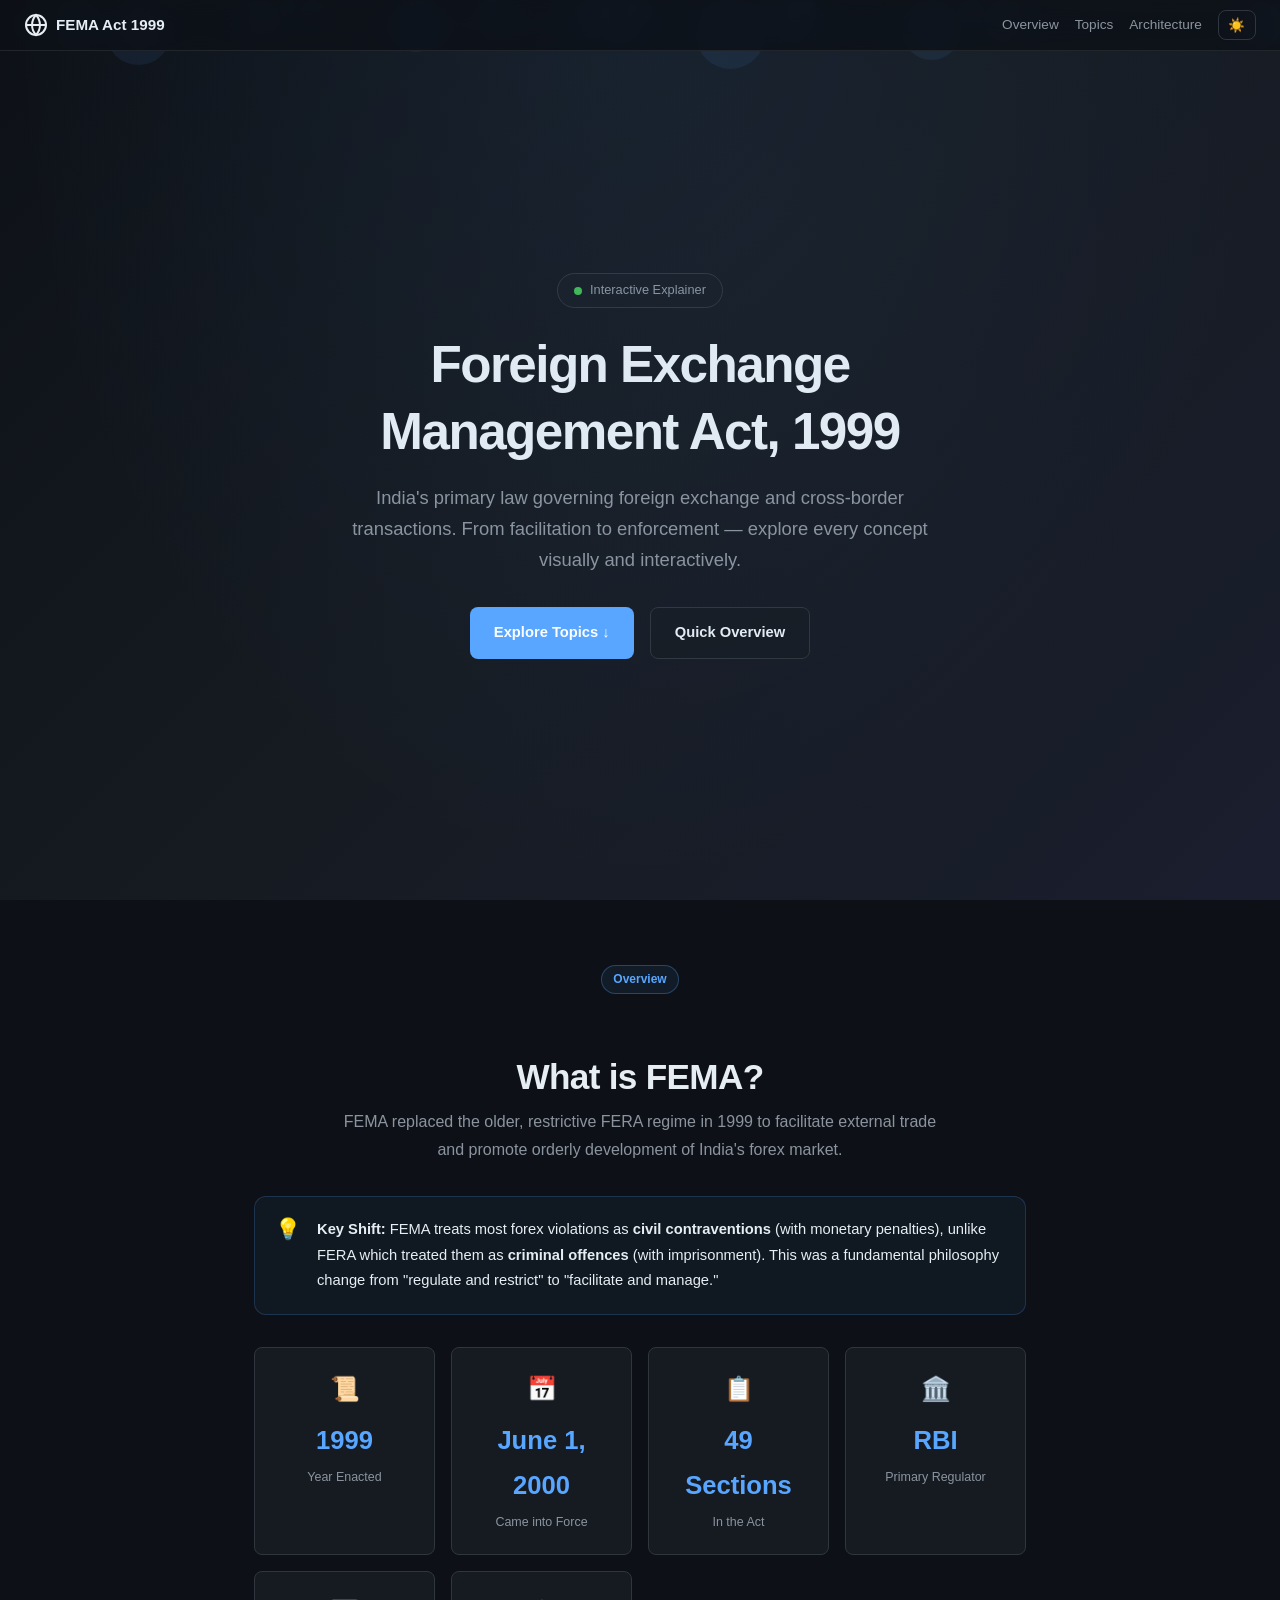
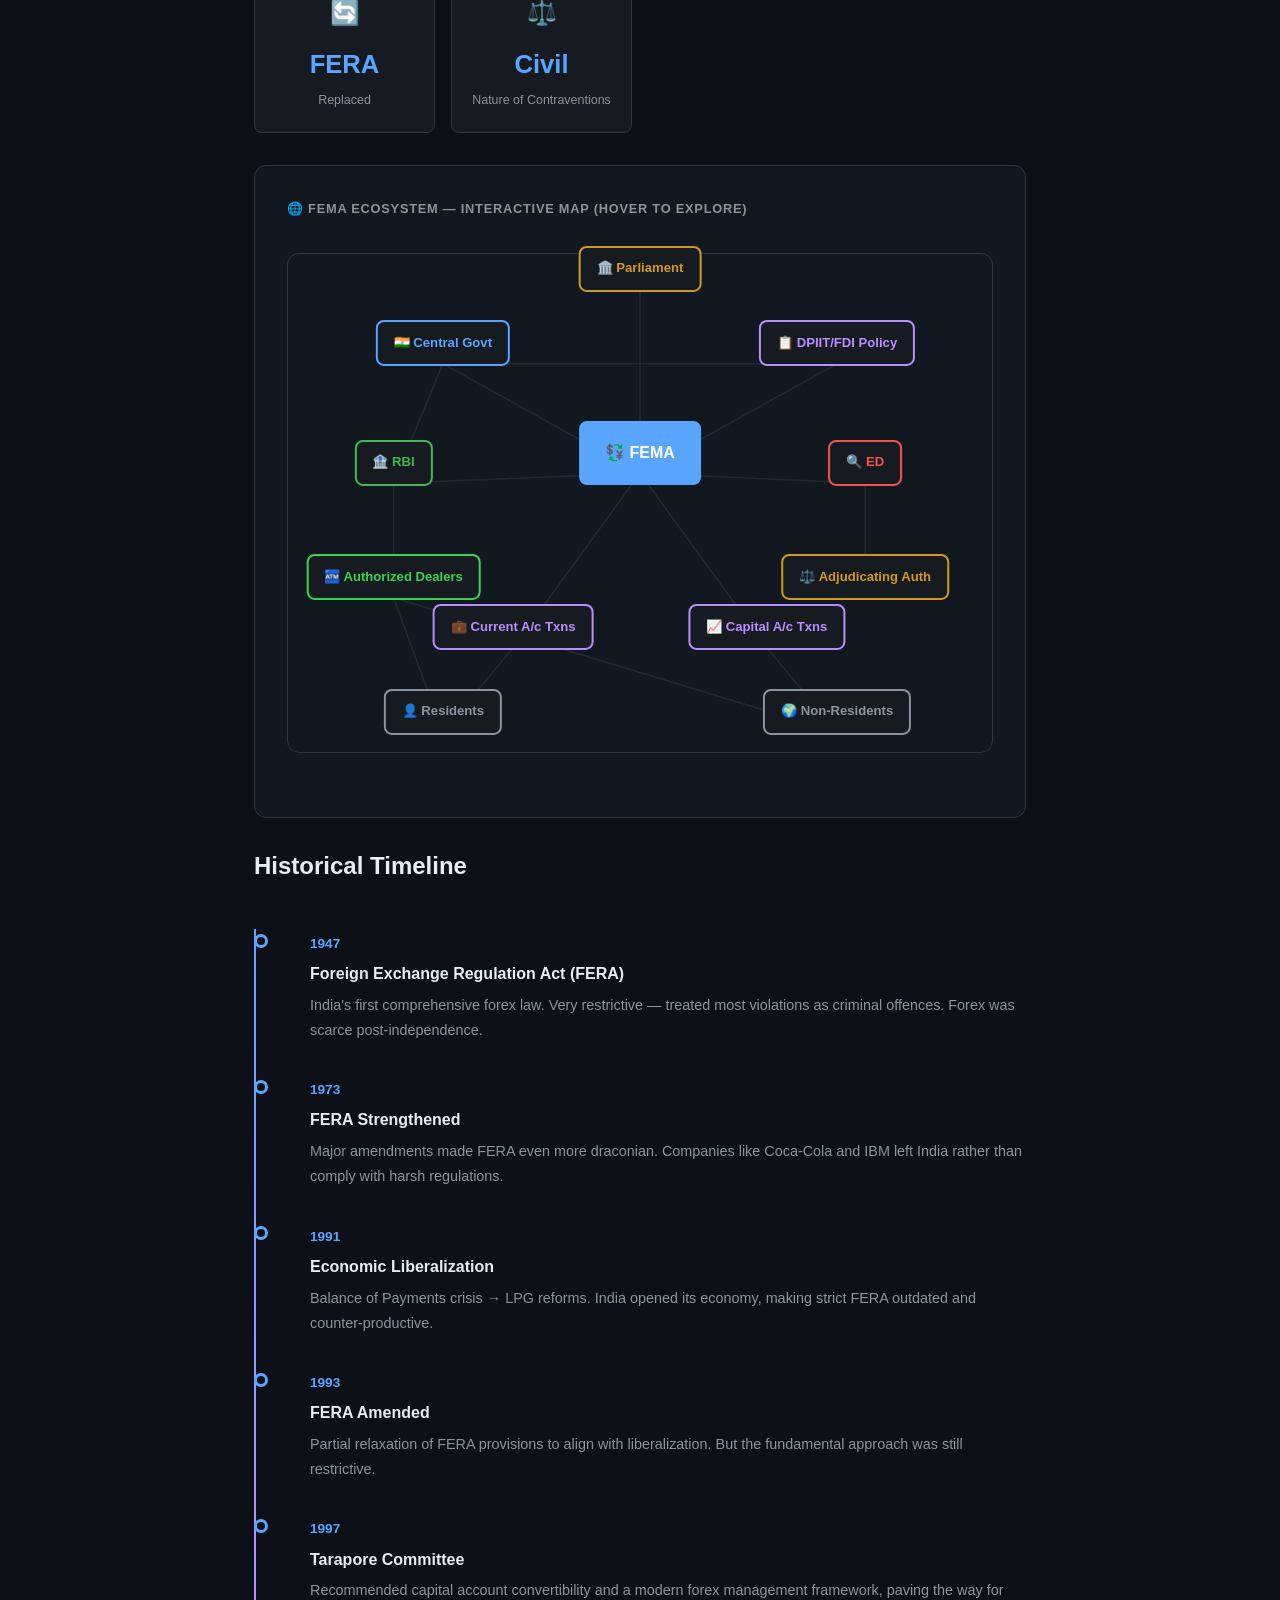
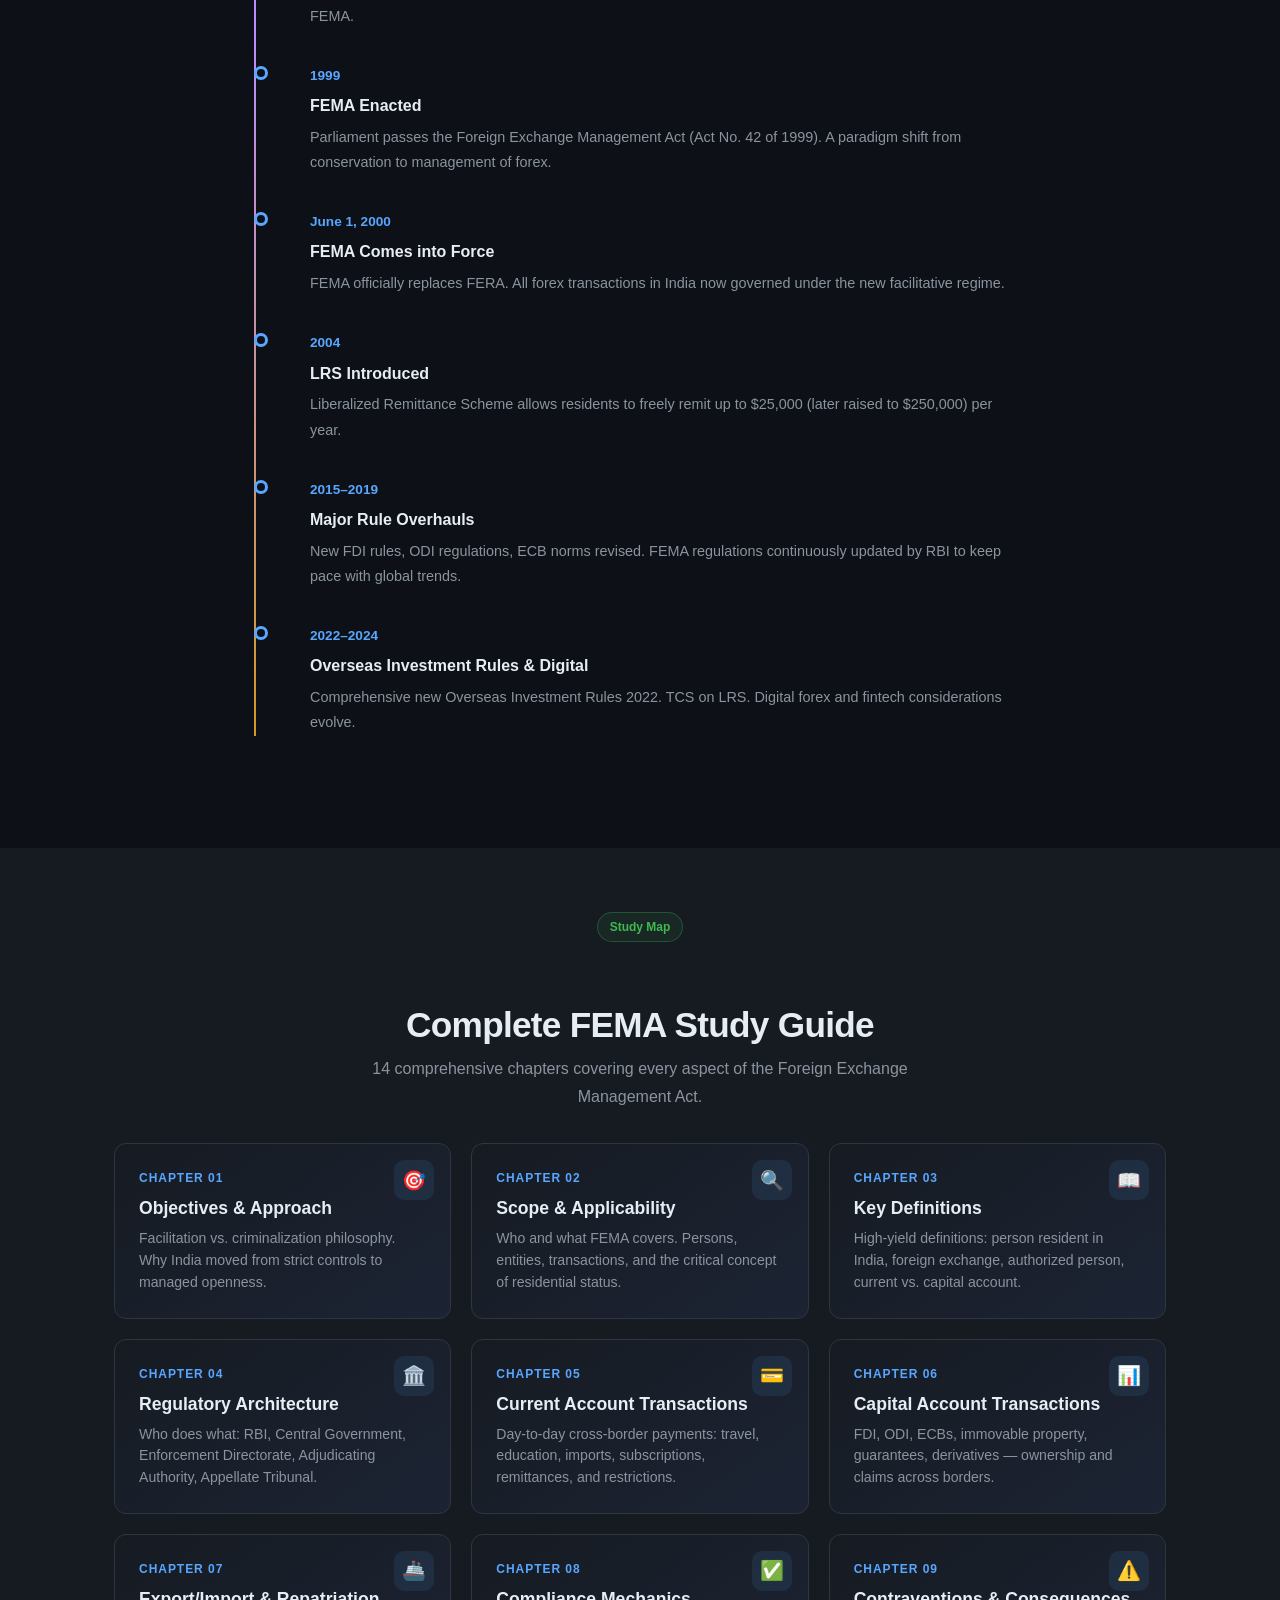
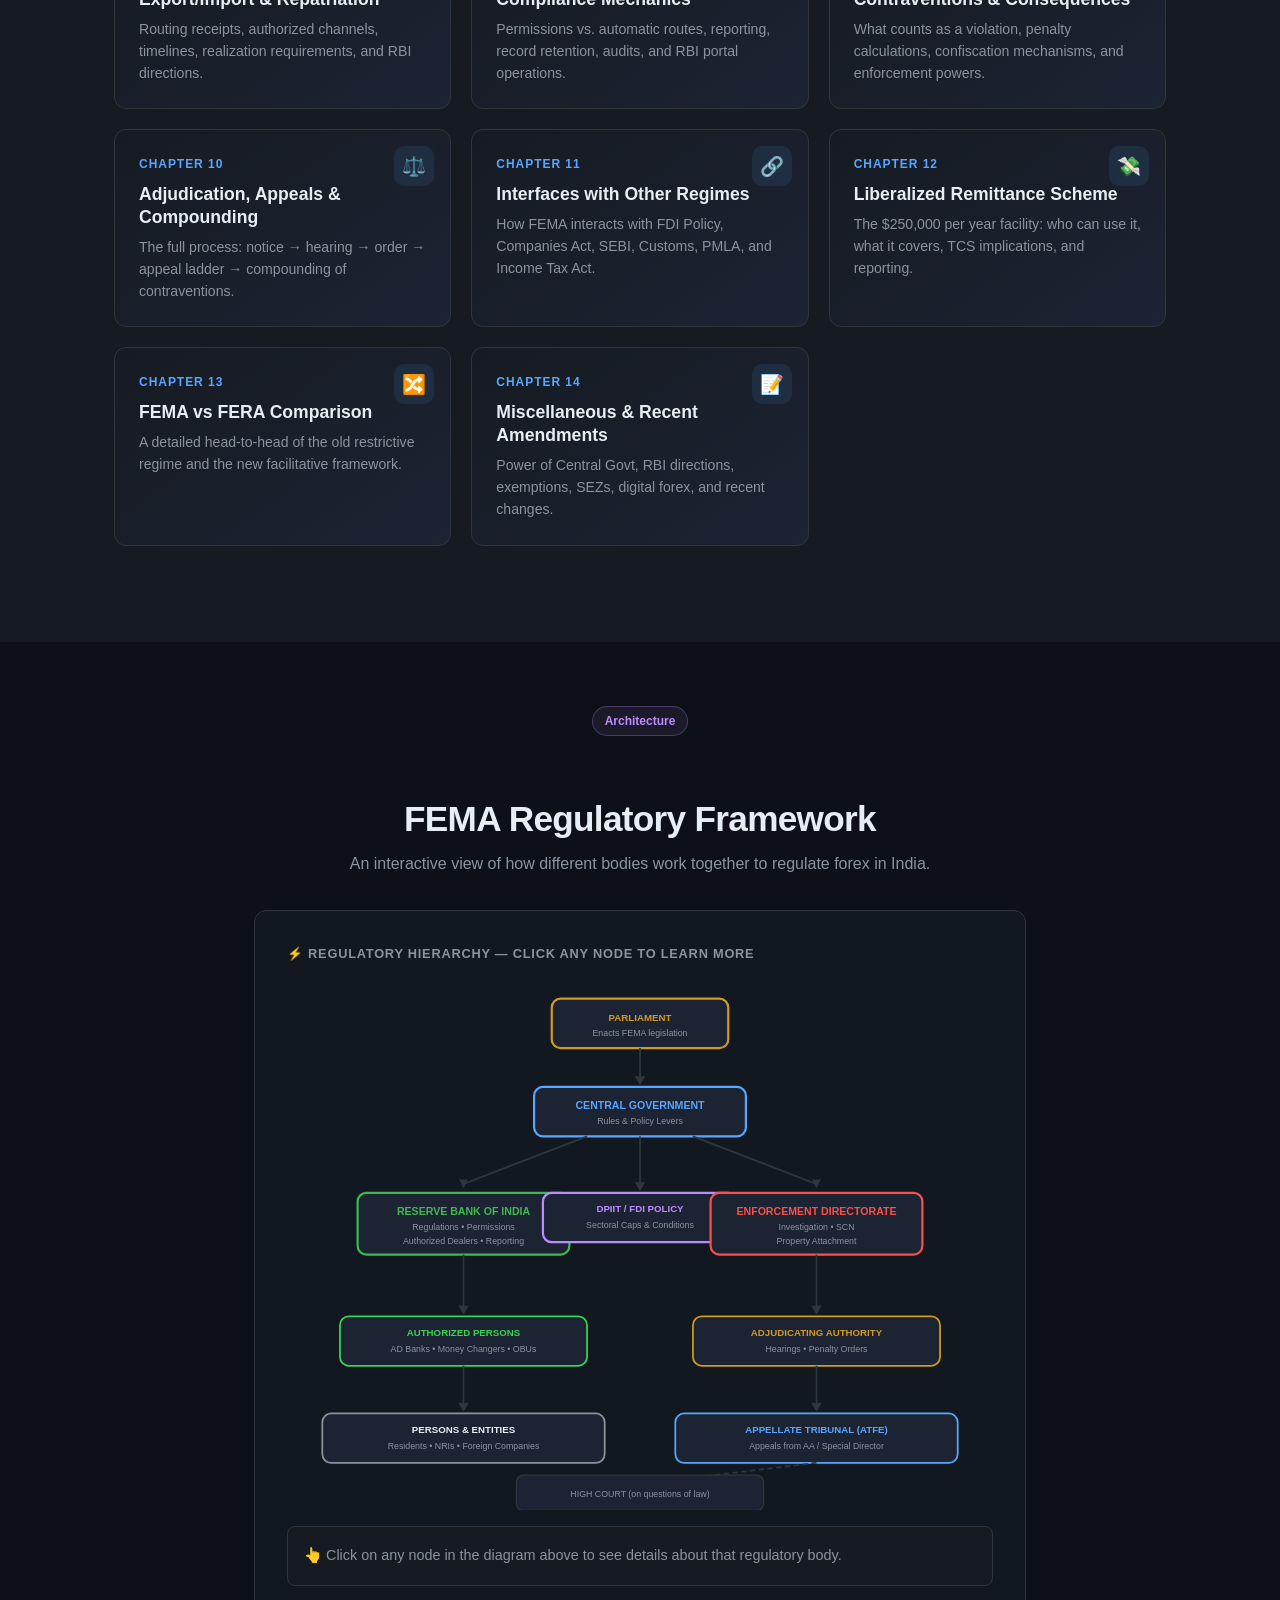
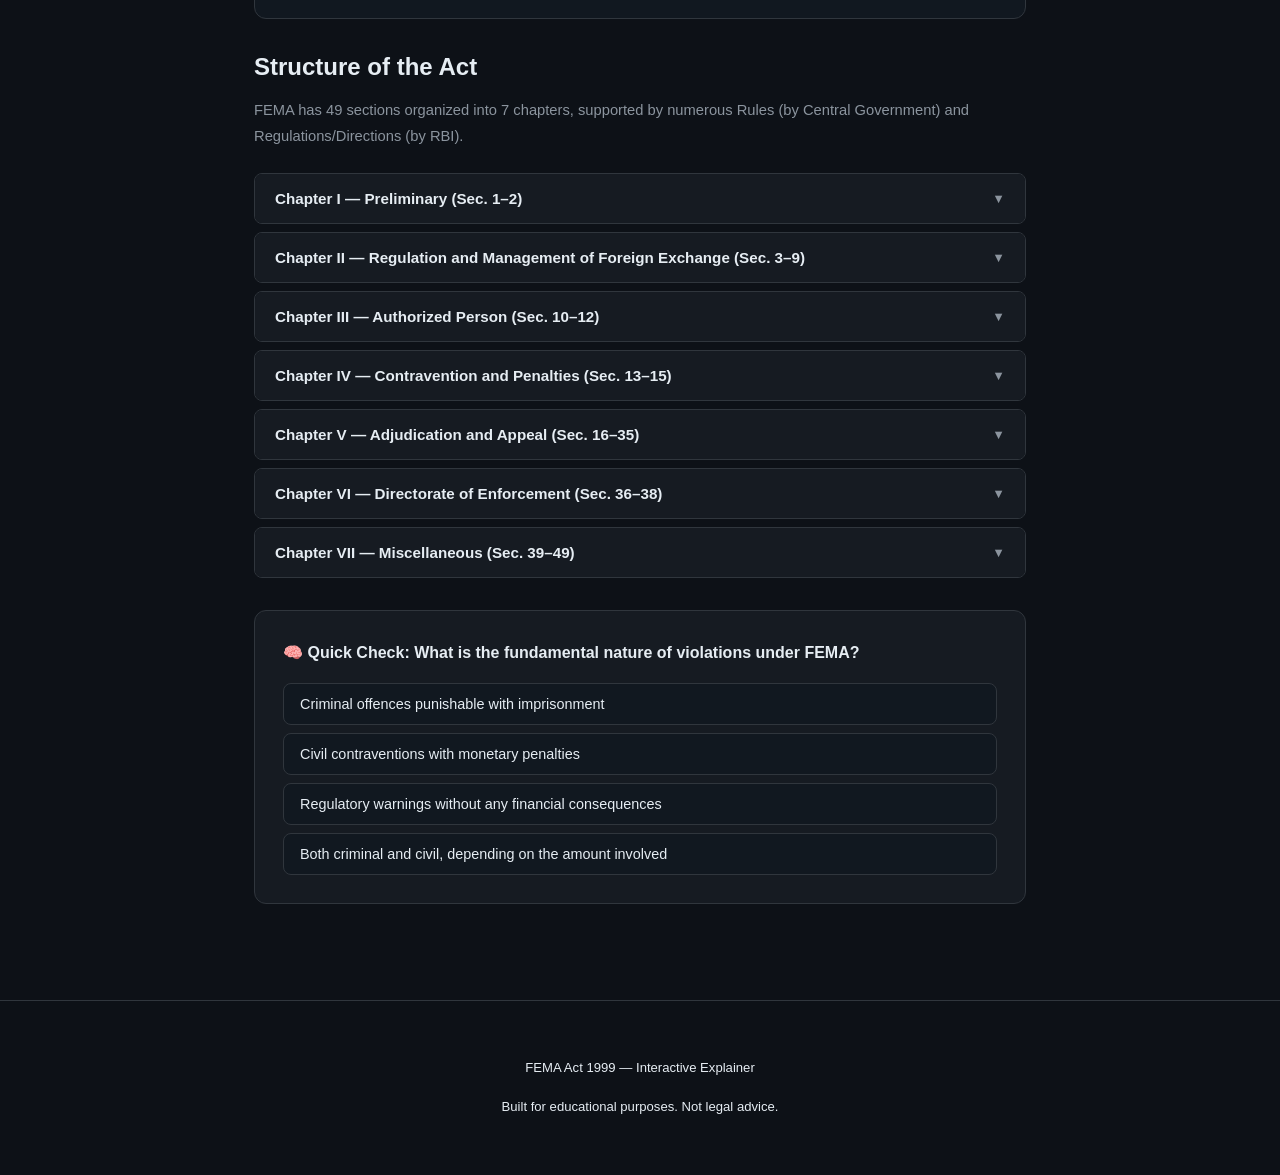
<file: index.html>
<!DOCTYPE html>
<html lang="en" data-theme="dark">
<head>
  <meta charset="UTF-8">
  <meta name="viewport" content="width=device-width, initial-scale=1.0">
  <title>FEMA Act 1999 — Interactive Explainer</title>
  <link rel="stylesheet" href="css/common.css">
  <style>
    /* Hero animated background particles */
    .hero-particles { position: absolute; inset: 0; pointer-events: none; overflow: hidden; }
    .hero-particles .particle {
      position: absolute;
      border-radius: 50%;
      background: var(--accent);
      opacity: 0.08;
      animation: floatUp linear infinite;
    }
    @keyframes floatUp {
      0%   { transform: translateY(100vh) scale(0); opacity: 0; }
      10%  { opacity: 0.08; }
      90%  { opacity: 0.08; }
      100% { transform: translateY(-10vh) scale(1); opacity: 0; }
    }
    /* India map outline glow */
    .india-map { max-width: 220px; margin: 0 auto 2rem; opacity: 0.15; }
    .india-map svg { width: 100%; height: auto; }
    
    /* Section headers */
    .section-header {
      text-align: center;
      margin-bottom: 2rem;
    }
    .section-header .tag { margin-bottom: 0.75rem; }
    .section-header p { max-width: 600px; margin: 0.5rem auto 0; color: var(--text-muted); }
    
    /* Animated overview diagram */
    .overview-diagram {
      background: var(--bg-interactive);
      border: 1px solid var(--border);
      border-radius: var(--radius);
      padding: 2rem;
      margin: 2rem 0;
      min-height: 500px;
      position: relative;
    }
    .overview-node {
      position: absolute;
      background: var(--bg-card);
      border: 2px solid var(--border);
      border-radius: var(--radius-sm);
      padding: 0.6rem 1rem;
      font-size: 0.82rem;
      font-weight: 600;
      cursor: pointer;
      transition: all 0.3s var(--ease-out);
      white-space: nowrap;
      z-index: 2;
    }
    .overview-node:hover, .overview-node.active {
      border-color: var(--accent);
      transform: scale(1.08);
      box-shadow: 0 4px 20px rgba(88,166,255,0.15);
      z-index: 3;
    }
    .overview-node.center-node {
      background: var(--accent);
      color: #fff;
      border-color: var(--accent);
      font-size: 1rem;
      padding: 1rem 1.5rem;
    }
    .overview-canvas { position: absolute; inset: 0; z-index: 1; pointer-events: none; }
    
    /* Quick stats section */
    .quick-facts {
      display: grid;
      grid-template-columns: repeat(auto-fit, minmax(180px, 1fr));
      gap: 1rem;
      margin: 2rem 0;
    }
    .fact-card {
      background: var(--bg-card);
      border: 1px solid var(--border);
      border-radius: var(--radius-sm);
      padding: 1.25rem;
      text-align: center;
      transition: border-color 0.3s;
    }
    .fact-card:hover { border-color: var(--accent); }
    .fact-card .fact-icon { font-size: 1.5rem; margin-bottom: 0.5rem; }
    .fact-card .fact-value { font-size: 1.6rem; font-weight: 800; color: var(--accent); }
    .fact-card .fact-label { font-size: 0.78rem; color: var(--text-muted); margin-top: 0.25rem; }
    
    /* Topic section cards */
    .topic-section { margin: 3rem 0; }
    .topic-section .section-tag {
      font-size: 0.72rem;
      font-weight: 700;
      letter-spacing: 0.1em;
      text-transform: uppercase;
      color: var(--accent);
      margin-bottom: 0.5rem;
    }
    
    /* Reading progress */
    .reading-progress {
      position: fixed;
      top: 0; left: 0;
      width: 100%;
      z-index: 1001;
    }
    .reading-progress .fill {
      height: 3px;
      background: linear-gradient(90deg, var(--accent), var(--accent5), var(--accent3));
      width: 0;
      transition: width 0.1s linear;
    }
  </style>
</head>
<body>
  <!-- Reading Progress -->
  <div class="reading-progress"><div class="fill"></div></div>

  <!-- Top Navigation -->
  <nav class="topnav">
    <a href="index.html" class="logo">
      <svg viewBox="0 0 24 24" fill="none" stroke="currentColor" stroke-width="2">
        <circle cx="12" cy="12" r="10"/>
        <path d="M2 12h20M12 2a15.3 15.3 0 0 1 4 10 15.3 15.3 0 0 1-4 10 15.3 15.3 0 0 1-4-10A15.3 15.3 0 0 1 12 2z"/>
      </svg>
      FEMA Act 1999
    </a>
    <div class="nav-links">
      <a href="#overview">Overview</a>
      <a href="#topics">Topics</a>
      <a href="#architecture">Architecture</a>
      <button class="theme-toggle">☀️</button>
    </div>
  </nav>

  <!-- Hero Section -->
  <section class="hero" id="top">
    <div class="hero-particles" id="heroParticles"></div>
    <div class="badge">
      <span class="dot"></span>
      Interactive Explainer
    </div>
    <h1>Foreign Exchange<br>Management Act, 1999</h1>
    <p class="subtitle">
      India's primary law governing foreign exchange and cross-border transactions.
      From facilitation to enforcement — explore every concept visually and interactively.
    </p>
    <div style="display:flex; gap:1rem; flex-wrap:wrap; justify-content:center;">
      <a href="#topics" style="display:inline-flex; align-items:center; gap:0.5rem; padding:0.75rem 1.5rem; background:var(--accent); color:#fff; border-radius:var(--radius-sm); font-weight:600; font-size:0.92rem; transition:all 0.3s;">
        Explore Topics ↓
      </a>
      <a href="#overview" style="display:inline-flex; align-items:center; gap:0.5rem; padding:0.75rem 1.5rem; background:var(--bg-card); border:1px solid var(--border); color:var(--text); border-radius:var(--radius-sm); font-weight:600; font-size:0.92rem; transition:all 0.3s;">
        Quick Overview
      </a>
    </div>
  </section>

  <!-- Quick Overview Section -->
  <section class="section" id="overview">
    <div class="container">
      <div class="section-header reveal">
        <span class="tag tag-blue">Overview</span>
        <h2>What is FEMA?</h2>
        <p>FEMA replaced the older, restrictive FERA regime in 1999 to facilitate external trade 
           and promote orderly development of India's forex market.</p>
      </div>

      <div class="callout reveal">
        <span class="callout-icon">💡</span>
        <div class="callout-body">
          <strong>Key Shift:</strong> FEMA treats most forex violations as <strong>civil contraventions</strong> 
          (with monetary penalties), unlike FERA which treated them as <strong>criminal offences</strong> 
          (with imprisonment). This was a fundamental philosophy change from "regulate and restrict" to 
          "facilitate and manage."
        </div>
      </div>

      <!-- Quick Facts -->
      <div class="quick-facts reveal">
        <div class="fact-card">
          <div class="fact-icon">📜</div>
          <div class="fact-value">1999</div>
          <div class="fact-label">Year Enacted</div>
        </div>
        <div class="fact-card">
          <div class="fact-icon">📅</div>
          <div class="fact-value">June 1, 2000</div>
          <div class="fact-label">Came into Force</div>
        </div>
        <div class="fact-card">
          <div class="fact-icon">📋</div>
          <div class="fact-value counter" data-target="49" data-suffix=" Sections">0</div>
          <div class="fact-label">In the Act</div>
        </div>
        <div class="fact-card">
          <div class="fact-icon">🏛️</div>
          <div class="fact-value">RBI</div>
          <div class="fact-label">Primary Regulator</div>
        </div>
        <div class="fact-card">
          <div class="fact-icon">🔄</div>
          <div class="fact-value">FERA</div>
          <div class="fact-label">Replaced</div>
        </div>
        <div class="fact-card">
          <div class="fact-icon">⚖️</div>
          <div class="fact-value">Civil</div>
          <div class="fact-label">Nature of Contraventions</div>
        </div>
      </div>

      <!-- Interactive FEMA Ecosystem Diagram -->
      <div class="diagram-container reveal">
        <div class="diagram-title">🌐 FEMA Ecosystem — Interactive Map (hover to explore)</div>
        <div class="overview-diagram" id="ecosystemDiagram">
          <canvas class="overview-canvas" id="ecosystemCanvas"></canvas>
        </div>
      </div>

      <!-- Timeline -->
      <h3 class="reveal" style="margin-bottom: 1rem;">Historical Timeline</h3>
      <div class="timeline reveal">
        <div class="timeline-item">
          <span class="tl-year">1947</span>
          <div class="tl-title">Foreign Exchange Regulation Act (FERA)</div>
          <div class="tl-desc">India's first comprehensive forex law. Very restrictive — treated most violations as criminal offences. Forex was scarce post-independence.</div>
        </div>
        <div class="timeline-item">
          <span class="tl-year">1973</span>
          <div class="tl-title">FERA Strengthened</div>
          <div class="tl-desc">Major amendments made FERA even more draconian. Companies like Coca-Cola and IBM left India rather than comply with harsh regulations.</div>
        </div>
        <div class="timeline-item">
          <span class="tl-year">1991</span>
          <div class="tl-title">Economic Liberalization</div>
          <div class="tl-desc">Balance of Payments crisis → LPG reforms. India opened its economy, making strict FERA outdated and counter-productive.</div>
        </div>
        <div class="timeline-item">
          <span class="tl-year">1993</span>
          <div class="tl-title">FERA Amended</div>
          <div class="tl-desc">Partial relaxation of FERA provisions to align with liberalization. But the fundamental approach was still restrictive.</div>
        </div>
        <div class="timeline-item">
          <span class="tl-year">1997</span>
          <div class="tl-title">Tarapore Committee</div>
          <div class="tl-desc">Recommended capital account convertibility and a modern forex management framework, paving the way for FEMA.</div>
        </div>
        <div class="timeline-item">
          <span class="tl-year">1999</span>
          <div class="tl-title">FEMA Enacted</div>
          <div class="tl-desc">Parliament passes the Foreign Exchange Management Act (Act No. 42 of 1999). A paradigm shift from conservation to management of forex.</div>
        </div>
        <div class="timeline-item">
          <span class="tl-year">June 1, 2000</span>
          <div class="tl-title">FEMA Comes into Force</div>
          <div class="tl-desc">FEMA officially replaces FERA. All forex transactions in India now governed under the new facilitative regime.</div>
        </div>
        <div class="timeline-item">
          <span class="tl-year">2004</span>
          <div class="tl-title">LRS Introduced</div>
          <div class="tl-desc">Liberalized Remittance Scheme allows residents to freely remit up to $25,000 (later raised to $250,000) per year.</div>
        </div>
        <div class="timeline-item">
          <span class="tl-year">2015–2019</span>
          <div class="tl-title">Major Rule Overhauls</div>
          <div class="tl-desc">New FDI rules, ODI regulations, ECB norms revised. FEMA regulations continuously updated by RBI to keep pace with global trends.</div>
        </div>
        <div class="timeline-item">
          <span class="tl-year">2022–2024</span>
          <div class="tl-title">Overseas Investment Rules & Digital</div>
          <div class="tl-desc">Comprehensive new Overseas Investment Rules 2022. TCS on LRS. Digital forex and fintech considerations evolve.</div>
        </div>
      </div>
    </div>
  </section>

  <!-- Study Map — All Topics -->
  <section class="section" id="topics" style="background: var(--bg-card);">
    <div class="container-wide">
      <div class="section-header reveal">
        <span class="tag tag-green">Study Map</span>
        <h2>Complete FEMA Study Guide</h2>
        <p>14 comprehensive chapters covering every aspect of the Foreign Exchange Management Act.</p>
      </div>

      <div class="cards-grid">
        <!-- 1 -->
        <a href="01-objectives-approach/index.html" class="card reveal">
          <div class="card-icon">🎯</div>
          <div class="card-num">Chapter 01</div>
          <h3>Objectives & Approach</h3>
          <p>Facilitation vs. criminalization philosophy. Why India moved from strict controls to managed openness.</p>
        </a>
        <!-- 2 -->
        <a href="02-scope-applicability/index.html" class="card reveal">
          <div class="card-icon">🔍</div>
          <div class="card-num">Chapter 02</div>
          <h3>Scope & Applicability</h3>
          <p>Who and what FEMA covers. Persons, entities, transactions, and the critical concept of residential status.</p>
        </a>
        <!-- 3 -->
        <a href="03-key-definitions/index.html" class="card reveal">
          <div class="card-icon">📖</div>
          <div class="card-num">Chapter 03</div>
          <h3>Key Definitions</h3>
          <p>High-yield definitions: person resident in India, foreign exchange, authorized person, current vs. capital account.</p>
        </a>
        <!-- 4 -->
        <a href="04-regulatory-architecture/index.html" class="card reveal">
          <div class="card-icon">🏛️</div>
          <div class="card-num">Chapter 04</div>
          <h3>Regulatory Architecture</h3>
          <p>Who does what: RBI, Central Government, Enforcement Directorate, Adjudicating Authority, Appellate Tribunal.</p>
        </a>
        <!-- 5 -->
        <a href="05-current-account/index.html" class="card reveal">
          <div class="card-icon">💳</div>
          <div class="card-num">Chapter 05</div>
          <h3>Current Account Transactions</h3>
          <p>Day-to-day cross-border payments: travel, education, imports, subscriptions, remittances, and restrictions.</p>
        </a>
        <!-- 6 -->
        <a href="06-capital-account/index.html" class="card reveal">
          <div class="card-icon">📊</div>
          <div class="card-num">Chapter 06</div>
          <h3>Capital Account Transactions</h3>
          <p>FDI, ODI, ECBs, immovable property, guarantees, derivatives — ownership and claims across borders.</p>
        </a>
        <!-- 7 -->
        <a href="07-export-import/index.html" class="card reveal">
          <div class="card-icon">🚢</div>
          <div class="card-num">Chapter 07</div>
          <h3>Export/Import & Repatriation</h3>
          <p>Routing receipts, authorized channels, timelines, realization requirements, and RBI directions.</p>
        </a>
        <!-- 8 -->
        <a href="08-compliance/index.html" class="card reveal">
          <div class="card-icon">✅</div>
          <div class="card-num">Chapter 08</div>
          <h3>Compliance Mechanics</h3>
          <p>Permissions vs. automatic routes, reporting, record retention, audits, and RBI portal operations.</p>
        </a>
        <!-- 9 -->
        <a href="09-contraventions/index.html" class="card reveal">
          <div class="card-icon">⚠️</div>
          <div class="card-num">Chapter 09</div>
          <h3>Contraventions & Consequences</h3>
          <p>What counts as a violation, penalty calculations, confiscation mechanisms, and enforcement powers.</p>
        </a>
        <!-- 10 -->
        <a href="10-adjudication-appeals/index.html" class="card reveal">
          <div class="card-icon">⚖️</div>
          <div class="card-num">Chapter 10</div>
          <h3>Adjudication, Appeals & Compounding</h3>
          <p>The full process: notice → hearing → order → appeal ladder → compounding of contraventions.</p>
        </a>
        <!-- 11 -->
        <a href="11-interfaces/index.html" class="card reveal">
          <div class="card-icon">🔗</div>
          <div class="card-num">Chapter 11</div>
          <h3>Interfaces with Other Regimes</h3>
          <p>How FEMA interacts with FDI Policy, Companies Act, SEBI, Customs, PMLA, and Income Tax Act.</p>
        </a>
        <!-- 12 -->
        <a href="12-lrs/index.html" class="card reveal">
          <div class="card-icon">💸</div>
          <div class="card-num">Chapter 12</div>
          <h3>Liberalized Remittance Scheme</h3>
          <p>The $250,000 per year facility: who can use it, what it covers, TCS implications, and reporting.</p>
        </a>
        <!-- 13 -->
        <a href="13-fema-vs-fera/index.html" class="card reveal">
          <div class="card-icon">🔀</div>
          <div class="card-num">Chapter 13</div>
          <h3>FEMA vs FERA Comparison</h3>
          <p>A detailed head-to-head of the old restrictive regime and the new facilitative framework.</p>
        </a>
        <!-- 14 -->
        <a href="14-amendments/index.html" class="card reveal">
          <div class="card-icon">📝</div>
          <div class="card-num">Chapter 14</div>
          <h3>Miscellaneous & Recent Amendments</h3>
          <p>Power of Central Govt, RBI directions, exemptions, SEZs, digital forex, and recent changes.</p>
        </a>
      </div>
    </div>
  </section>

  <!-- Interactive Architecture Overview -->
  <section class="section" id="architecture">
    <div class="container">
      <div class="section-header reveal">
        <span class="tag tag-purple">Architecture</span>
        <h2>FEMA Regulatory Framework</h2>
        <p>An interactive view of how different bodies work together to regulate forex in India.</p>
      </div>

      <!-- Interactive SVG Architecture -->
      <div class="diagram-container reveal">
        <div class="diagram-title">⚡ Regulatory Hierarchy — Click any node to learn more</div>
        <svg viewBox="0 0 800 600" class="diagram-svg" id="archDiagram">
          <!-- Central Government -->
          <g class="arch-node" data-info="Makes rules under FEMA, restricts current account transactions, controls FDI policy jointly with DPIIT">
            <rect x="300" y="20" width="200" height="56" rx="10" fill="#1c2333" stroke="#d29922" stroke-width="2.5"/>
            <text x="400" y="45" text-anchor="middle" fill="#d29922" font-size="11" font-weight="700">PARLIAMENT</text>
            <text x="400" y="62" text-anchor="middle" fill="#8b949e" font-size="10">Enacts FEMA legislation</text>
          </g>
          
          <!-- Arrow down -->
          <line x1="400" y1="76" x2="400" y2="110" stroke="#30363d" stroke-width="2"/>
          <polygon points="394,108 406,108 400,118" fill="#30363d"/>
          
          <!-- Central Govt -->
          <g class="arch-node" data-info="Can prescribe rules for current account restrictions, capital account regulations with RBI">
            <rect x="280" y="120" width="240" height="56" rx="10" fill="#1c2333" stroke="#58a6ff" stroke-width="2.5"/>
            <text x="400" y="145" text-anchor="middle" fill="#58a6ff" font-size="12" font-weight="700">CENTRAL GOVERNMENT</text>
            <text x="400" y="162" text-anchor="middle" fill="#8b949e" font-size="10">Rules & Policy Levers</text>
          </g>
          
          <!-- Arrows down to RBI and ED -->
          <line x1="340" y1="176" x2="200" y2="230" stroke="#30363d" stroke-width="2"/>
          <polygon points="195,225 205,225 200,235" fill="#30363d"/>
          <line x1="460" y1="176" x2="600" y2="230" stroke="#30363d" stroke-width="2"/>
          <polygon points="595,225 605,225 600,235" fill="#30363d"/>
          <line x1="400" y1="176" x2="400" y2="230" stroke="#30363d" stroke-width="2"/>
          <polygon points="394,228 406,228 400,238" fill="#30363d"/>
          
          <!-- RBI -->
          <g class="arch-node" data-info="Issues regulations/directions, grants permissions, licenses authorized dealers, oversees reporting, manages forex reserves">
            <rect x="80" y="240" width="240" height="70" rx="10" fill="#1c2333" stroke="#3fb950" stroke-width="2.5"/>
            <text x="200" y="265" text-anchor="middle" fill="#3fb950" font-size="12" font-weight="700">RESERVE BANK OF INDIA</text>
            <text x="200" y="282" text-anchor="middle" fill="#8b949e" font-size="10">Regulations • Permissions</text>
            <text x="200" y="298" text-anchor="middle" fill="#8b949e" font-size="10">Authorized Dealers • Reporting</text>
          </g>
          
          <!-- DPIIT/FDI -->
          <g class="arch-node" data-info="Department for Promotion of Industry and Internal Trade manages FDI Policy, sectoral caps, and approval routes">
            <rect x="290" y="240" width="220" height="56" rx="10" fill="#1c2333" stroke="#bc8cff" stroke-width="2.5"/>
            <text x="400" y="262" text-anchor="middle" fill="#bc8cff" font-size="11" font-weight="700">DPIIT / FDI POLICY</text>
            <text x="400" y="280" text-anchor="middle" fill="#8b949e" font-size="10">Sectoral Caps & Conditions</text>
          </g>
          
          <!-- ED -->
          <g class="arch-node" data-info="Investigates FEMA contraventions, issues show cause notices, attaches property, enforces penalty orders">
            <rect x="480" y="240" width="240" height="70" rx="10" fill="#1c2333" stroke="#f85149" stroke-width="2.5"/>
            <text x="600" y="265" text-anchor="middle" fill="#f85149" font-size="12" font-weight="700">ENFORCEMENT DIRECTORATE</text>
            <text x="600" y="282" text-anchor="middle" fill="#8b949e" font-size="10">Investigation • SCN</text>
            <text x="600" y="298" text-anchor="middle" fill="#8b949e" font-size="10">Property Attachment</text>
          </g>
          
          <!-- Arrows down from RBI -->
          <line x1="200" y1="310" x2="200" y2="370" stroke="#30363d" stroke-width="2"/>
          <polygon points="194,368 206,368 200,378" fill="#30363d"/>
          
          <!-- Authorized Dealers -->
          <g class="arch-node" data-info="Banks, money changers, offshore banking units licensed by RBI to deal in forex. They are the frontline gatekeepers.">
            <rect x="60" y="380" width="280" height="56" rx="10" fill="#1c2333" stroke="#39d353" stroke-width="2"/>
            <text x="200" y="402" text-anchor="middle" fill="#39d353" font-size="11" font-weight="700">AUTHORIZED PERSONS</text>
            <text x="200" y="420" text-anchor="middle" fill="#8b949e" font-size="10">AD Banks • Money Changers • OBUs</text>
          </g>
          
          <!-- Arrows down from ED -->
          <line x1="600" y1="310" x2="600" y2="370" stroke="#30363d" stroke-width="2"/>
          <polygon points="594,368 606,368 600,378" fill="#30363d"/>
          
          <!-- Adjudicating Authority -->
          <g class="arch-node" data-info="Special Director (Appeals) hears appeals against AD orders. Adjudicating Authority hears contravention cases (penalty up to 3× amount involved).">
            <rect x="460" y="380" width="280" height="56" rx="10" fill="#1c2333" stroke="#d29922" stroke-width="2"/>
            <text x="600" y="402" text-anchor="middle" fill="#d29922" font-size="11" font-weight="700">ADJUDICATING AUTHORITY</text>
            <text x="600" y="420" text-anchor="middle" fill="#8b949e" font-size="10">Hearings • Penalty Orders</text>
          </g>
          
          <!-- Arrows to Appellate Tribunal -->
          <line x1="600" y1="436" x2="600" y2="480" stroke="#30363d" stroke-width="2"/>
          <polygon points="594,478 606,478 600,488" fill="#30363d"/>
          
          <!-- Appellate Tribunal -->
          <g class="arch-node" data-info="Appellate Tribunal for Foreign Exchange (ATFE) hears appeals from Adjudicating Authority and Special Director (Appeals).">
            <rect x="440" y="490" width="320" height="56" rx="10" fill="#1c2333" stroke="#58a6ff" stroke-width="2"/>
            <text x="600" y="512" text-anchor="middle" fill="#58a6ff" font-size="11" font-weight="700">APPELLATE TRIBUNAL (ATFE)</text>
            <text x="600" y="530" text-anchor="middle" fill="#8b949e" font-size="10">Appeals from AA / Special Director</text>
          </g>
          
          <!-- High Court -->
          <line x1="600" y1="546" x2="400" y2="570" stroke="#30363d" stroke-width="2" stroke-dasharray="6,4"/>
          <g class="arch-node" data-info="High Court hears appeals from ATFE on questions of law only.">
            <rect x="260" y="560" width="280" height="40" rx="8" fill="#1c2333" stroke="#30363d" stroke-width="1.5"/>
            <text x="400" y="585" text-anchor="middle" fill="#8b949e" font-size="10">HIGH COURT (on questions of law)</text>
          </g>
          
          <!-- Persons/entities at bottom-left -->
          <line x1="200" y1="436" x2="200" y2="480" stroke="#30363d" stroke-width="2"/>
          <polygon points="194,478 206,478 200,488" fill="#30363d"/>
          <g class="arch-node" data-info="All persons resident in India and outside India who deal in forex or own foreign securities/immovable property abroad.">
            <rect x="40" y="490" width="320" height="56" rx="10" fill="#1c2333" stroke="#8b949e" stroke-width="2"/>
            <text x="200" y="512" text-anchor="middle" fill="#e6edf3" font-size="11" font-weight="700">PERSONS & ENTITIES</text>
            <text x="200" y="530" text-anchor="middle" fill="#8b949e" font-size="10">Residents • NRIs • Foreign Companies</text>
          </g>
        </svg>
        
        <!-- Info panel -->
        <div id="archInfo" style="margin-top: 1rem; padding: 1rem; background: var(--bg-card); border: 1px solid var(--border); border-radius: var(--radius-sm); font-size: 0.9rem; color: var(--text-muted); min-height: 50px;">
          👆 Click on any node in the diagram above to see details about that regulatory body.
        </div>
      </div>

      <!-- FEMA Structure - Act Layout -->
      <h3 class="reveal" style="margin-top: 2rem;">Structure of the Act</h3>
      <p class="reveal" style="color: var(--text-muted); font-size: 0.92rem;">
        FEMA has 49 sections organized into 7 chapters, supported by numerous Rules (by Central Government) 
        and Regulations/Directions (by RBI).
      </p>
      
      <div class="accordion reveal">
        <div class="accordion-item">
          <button class="accordion-header">
            Chapter I — Preliminary (Sec. 1–2)
            <span class="chevron">▼</span>
          </button>
          <div class="accordion-body">
            <p>Contains the short title, extent, commencement, and definitions. Section 2 alone has 28+ definitions that form the foundation of the entire regulatory framework.</p>
          </div>
        </div>
        <div class="accordion-item">
          <button class="accordion-header">
            Chapter II — Regulation and Management of Foreign Exchange (Sec. 3–9)
            <span class="chevron">▼</span>
          </button>
          <div class="accordion-body">
            <p>The heart of the Act. Section 3 prohibits dealing in forex except through authorized persons. Sections 4 & 5 govern current and capital account transactions. Sections 6–9 cover export/import of currency, realization of foreign exchange, and exemptions.</p>
          </div>
        </div>
        <div class="accordion-item">
          <button class="accordion-header">
            Chapter III — Authorized Person (Sec. 10–12)
            <span class="chevron">▼</span>
          </button>
          <div class="accordion-body">
            <p>Who can deal in forex? Only authorized persons (AD Category I, II, III banks, Full Fledged Money Changers, etc.) licensed by the RBI. Covers licensing, revocation, duties, and obligations.</p>
          </div>
        </div>
        <div class="accordion-item">
          <button class="accordion-header">
            Chapter IV — Contravention and Penalties (Sec. 13–15)
            <span class="chevron">▼</span>
          </button>
          <div class="accordion-body">
            <p>Civil contravention framework. Penalty up to 3× the sum involved or ₹2 lakh (whichever is more). Continuing default: up to ₹5,000 per day. Power to compound contraventions.</p>
          </div>
        </div>
        <div class="accordion-item">
          <button class="accordion-header">
            Chapter V — Adjudication and Appeal (Sec. 16–35)
            <span class="chevron">▼</span>
          </button>
          <div class="accordion-body">
            <p>The largest chapter. Covers: Adjudicating Authority appointment and powers, appeal to Special Director (Appeals), Appellate Tribunal composition and procedure, appeal to High Court, enforcement of orders, and recovery of penalties.</p>
          </div>
        </div>
        <div class="accordion-item">
          <button class="accordion-header">
            Chapter VI — Directorate of Enforcement (Sec. 36–38)
            <span class="chevron">▼</span>
          </button>
          <div class="accordion-body">
            <p>Empowers the Directorate of Enforcement (ED) to investigate contraventions, search premises, seize documents, and arrest in extraordinary cases. The ED is the enforcement arm of FEMA.</p>
          </div>
        </div>
        <div class="accordion-item">
          <button class="accordion-header">
            Chapter VII — Miscellaneous (Sec. 39–49)
            <span class="chevron">▼</span>
          </button>
          <div class="accordion-body">
            <p>Power to make rules/regulations, exemptions, application of other laws, bar of legal proceedings, protection of officers acting in good faith, and transitional provisions from FERA to FEMA.</p>
          </div>
        </div>
      </div>

      <!-- Quiz -->
      <div class="quiz-box reveal">
        <div class="quiz-q">🧠 Quick Check: What is the fundamental nature of violations under FEMA?</div>
        <div class="quiz-options">
          <button class="quiz-opt" data-correct="false">Criminal offences punishable with imprisonment</button>
          <button class="quiz-opt" data-correct="true">Civil contraventions with monetary penalties</button>
          <button class="quiz-opt" data-correct="false">Regulatory warnings without any financial consequences</button>
          <button class="quiz-opt" data-correct="false">Both criminal and civil, depending on the amount involved</button>
        </div>
        <div class="quiz-feedback" data-correct="Well done! FEMA treats violations as civil contraventions (not criminal offences), with penalties typically up to 3× the amount involved." data-wrong="The correct answer is civil contraventions. This was the major shift from FERA (criminal) to FEMA (civil)."></div>
      </div>
    </div>
  </section>

  <!-- Footer -->
  <footer class="site-footer">
    <div class="container">
      <p>FEMA Act 1999 — Interactive Explainer</p>
      <p style="margin-top: 0.5rem;">Built for educational purposes. Not legal advice.</p>
    </div>
  </footer>

  <script src="js/common.js"></script>
  <script>
    // Hero particles
    (function() {
      const container = document.getElementById('heroParticles');
      if (!container) return;
      for (let i = 0; i < 20; i++) {
        const p = document.createElement('div');
        p.className = 'particle';
        const size = Math.random() * 60 + 10;
        p.style.width = size + 'px';
        p.style.height = size + 'px';
        p.style.left = Math.random() * 100 + '%';
        p.style.animationDuration = (Math.random() * 15 + 10) + 's';
        p.style.animationDelay = (Math.random() * 10) + 's';
        container.appendChild(p);
      }
    })();

    // Ecosystem interactive diagram
    (function() {
      const diagram = document.getElementById('ecosystemDiagram');
      const canvas = document.getElementById('ecosystemCanvas');
      if (!diagram || !canvas) return;

      const nodes = [
        { label: '🏛️ Parliament', x: 0.5, y: 0.03, color: '#d29922' },
        { label: '🇮🇳 Central Govt', x: 0.22, y: 0.18, color: '#58a6ff' },
        { label: '💱 FEMA', x: 0.5, y: 0.4, color: '#58a6ff', center: true },
        { label: '🏦 RBI', x: 0.15, y: 0.42, color: '#3fb950' },
        { label: '🔍 ED', x: 0.82, y: 0.42, color: '#f85149' },
        { label: '⚖️ Adjudicating Auth', x: 0.82, y: 0.65, color: '#d29922' },
        { label: '🏧 Authorized Dealers', x: 0.15, y: 0.65, color: '#39d353' },
        { label: '💼 Current A/c Txns', x: 0.32, y: 0.75, color: '#bc8cff' },
        { label: '📈 Capital A/c Txns', x: 0.68, y: 0.75, color: '#bc8cff' },
        { label: '👤 Residents', x: 0.22, y: 0.92, color: '#8b949e' },
        { label: '🌍 Non-Residents', x: 0.78, y: 0.92, color: '#8b949e' },
        { label: '📋 DPIIT/FDI Policy', x: 0.78, y: 0.18, color: '#bc8cff' },
      ];

      const connections = [
        [0, 2], [1, 2], [2, 3], [2, 4], [3, 6], [4, 5], [2, 7], [2, 8],
        [6, 9], [6, 10], [7, 9], [8, 10], [11, 2], [1, 3], [1, 11]
      ];

      function render() {
        const w = diagram.clientWidth;
        const h = diagram.clientHeight || 500;
        canvas.width = w;
        canvas.height = h;
        const ctx = canvas.getContext('2d');
        ctx.clearRect(0, 0, w, h);

        // Draw connections
        connections.forEach(([a, b]) => {
          const ax = nodes[a].x * w, ay = nodes[a].y * h + 20;
          const bx = nodes[b].x * w, by = nodes[b].y * h + 20;
          ctx.beginPath();
          ctx.moveTo(ax, ay);
          ctx.lineTo(bx, by);
          ctx.strokeStyle = 'rgba(48,54,61,0.6)';
          ctx.lineWidth = 1.5;
          ctx.stroke();
        });

        // Place nodes
        diagram.querySelectorAll('.overview-node').forEach(n => n.remove());
        nodes.forEach((node, i) => {
          const el = document.createElement('div');
          el.className = 'overview-node' + (node.center ? ' center-node' : '');
          el.textContent = node.label;
          el.style.left = (node.x * 100) + '%';
          el.style.top = (node.y * 100) + '%';
          el.style.transform = 'translate(-50%, -50%)';
          el.style.borderColor = node.color;
          el.style.color = node.color;
          if (node.center) el.style.color = '#fff';
          diagram.appendChild(el);
        });
      }

      render();
      window.addEventListener('resize', render);
    })();

    // Architecture diagram interactivity
    document.querySelectorAll('#archDiagram .arch-node').forEach(node => {
      node.style.cursor = 'pointer';
      node.addEventListener('click', () => {
        const info = node.getAttribute('data-info');
        document.getElementById('archInfo').innerHTML = '📌 ' + info;
      });
      node.addEventListener('mouseenter', () => {
        node.querySelector('rect').style.filter = 'brightness(1.3)';
      });
      node.addEventListener('mouseleave', () => {
        node.querySelector('rect').style.filter = '';
      });
    });
  </script>
</body>
</html>
</file>
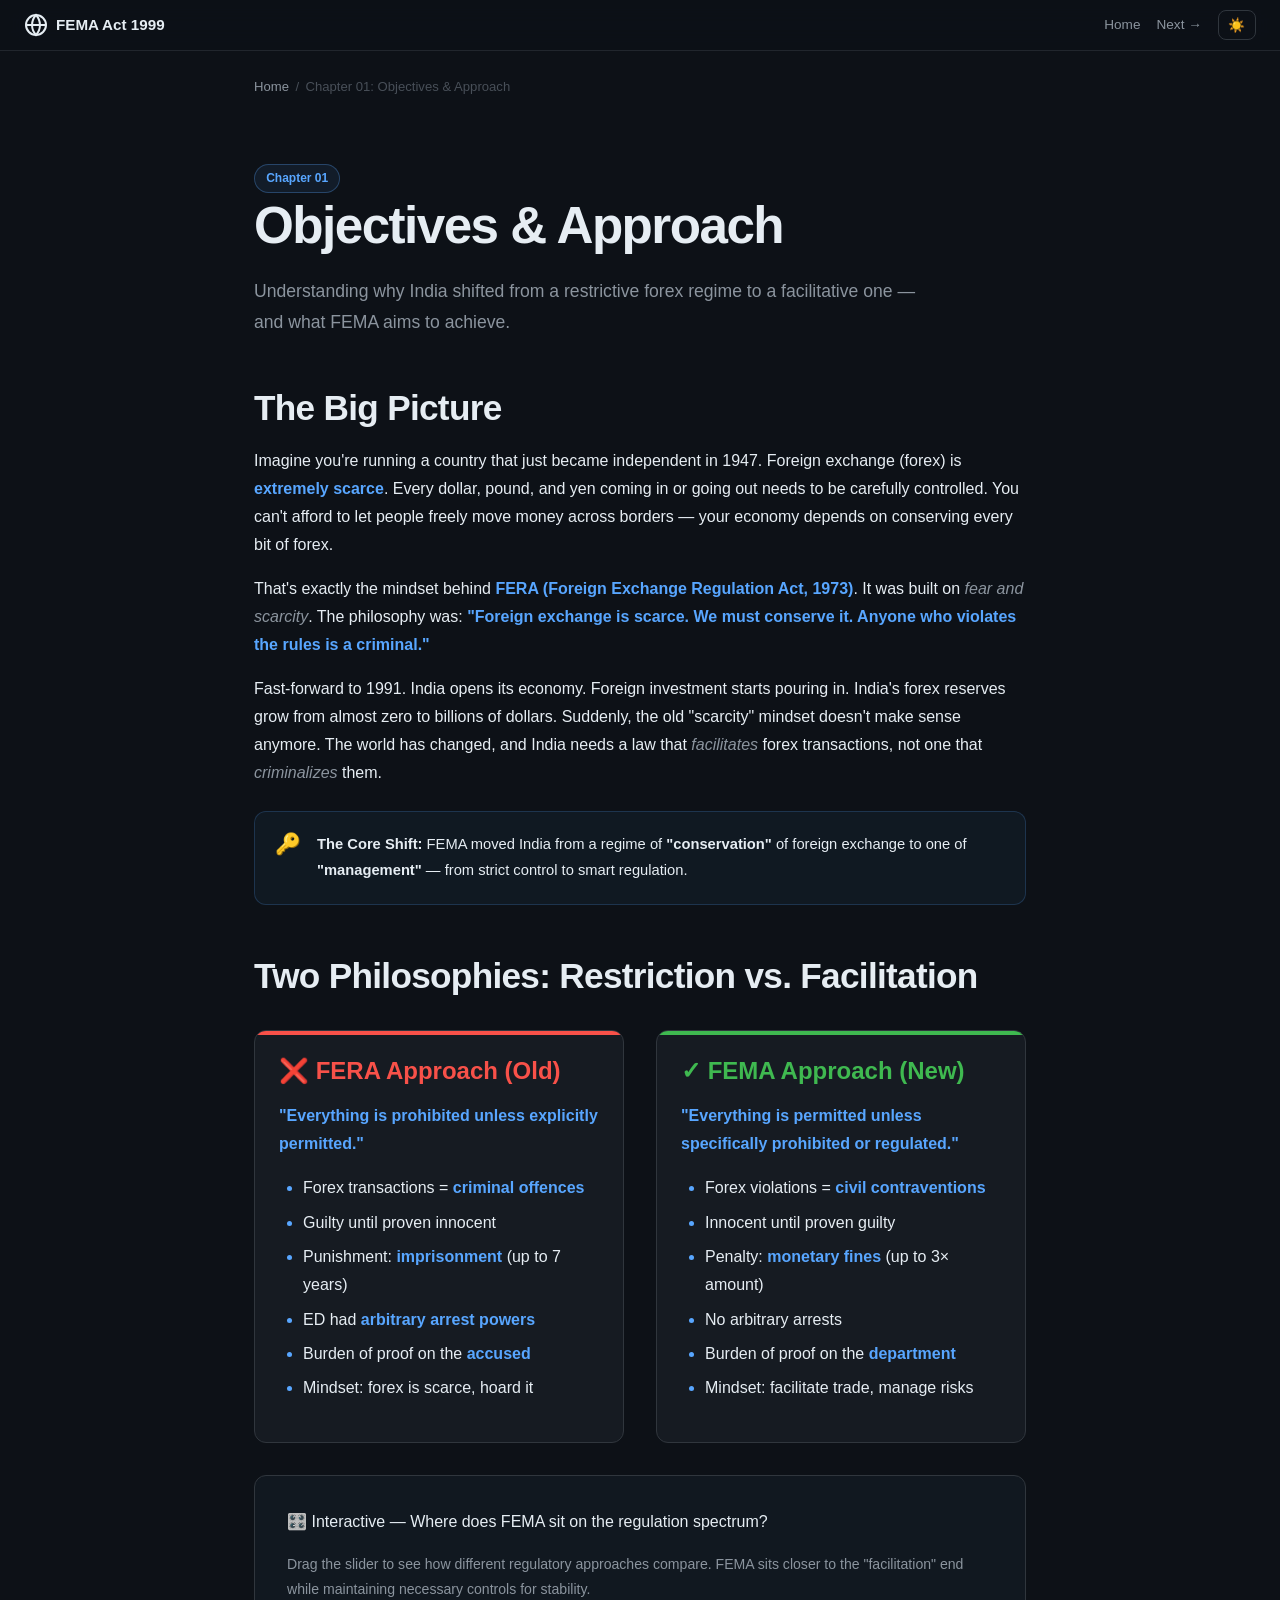
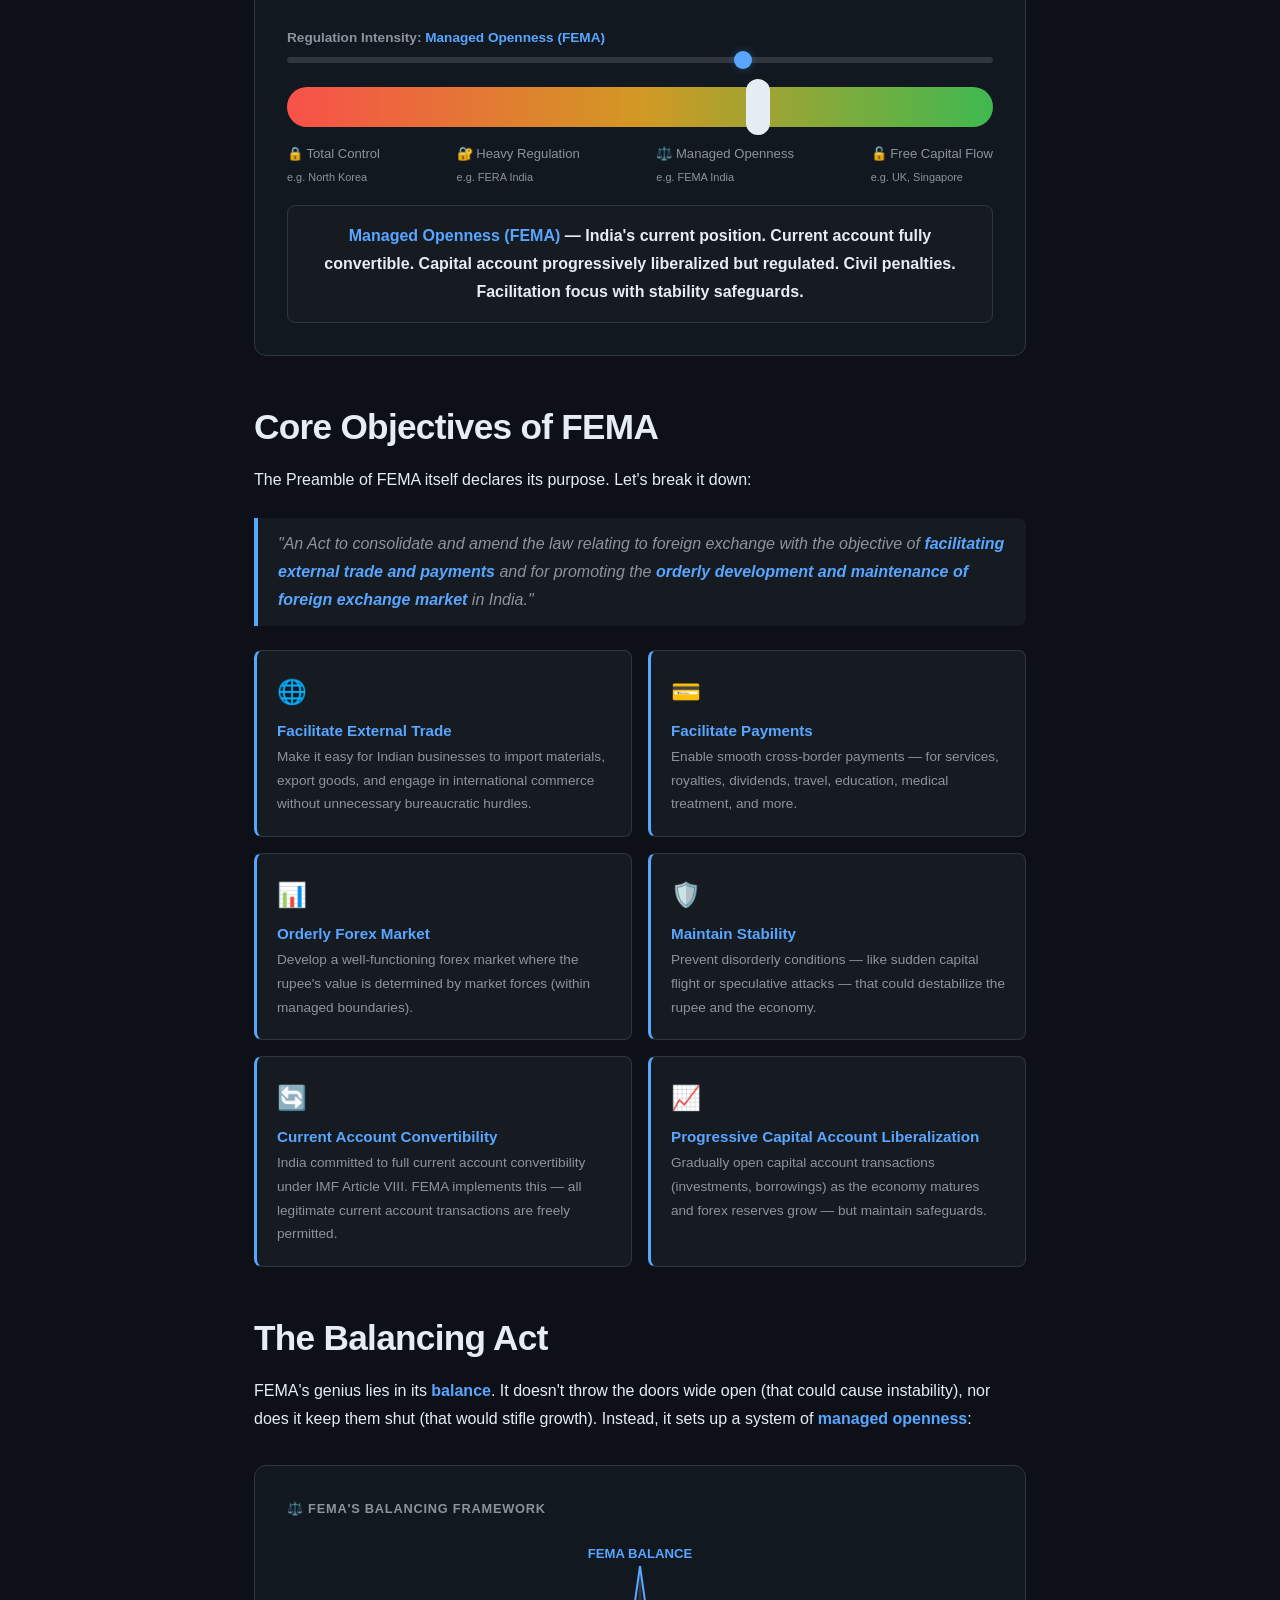
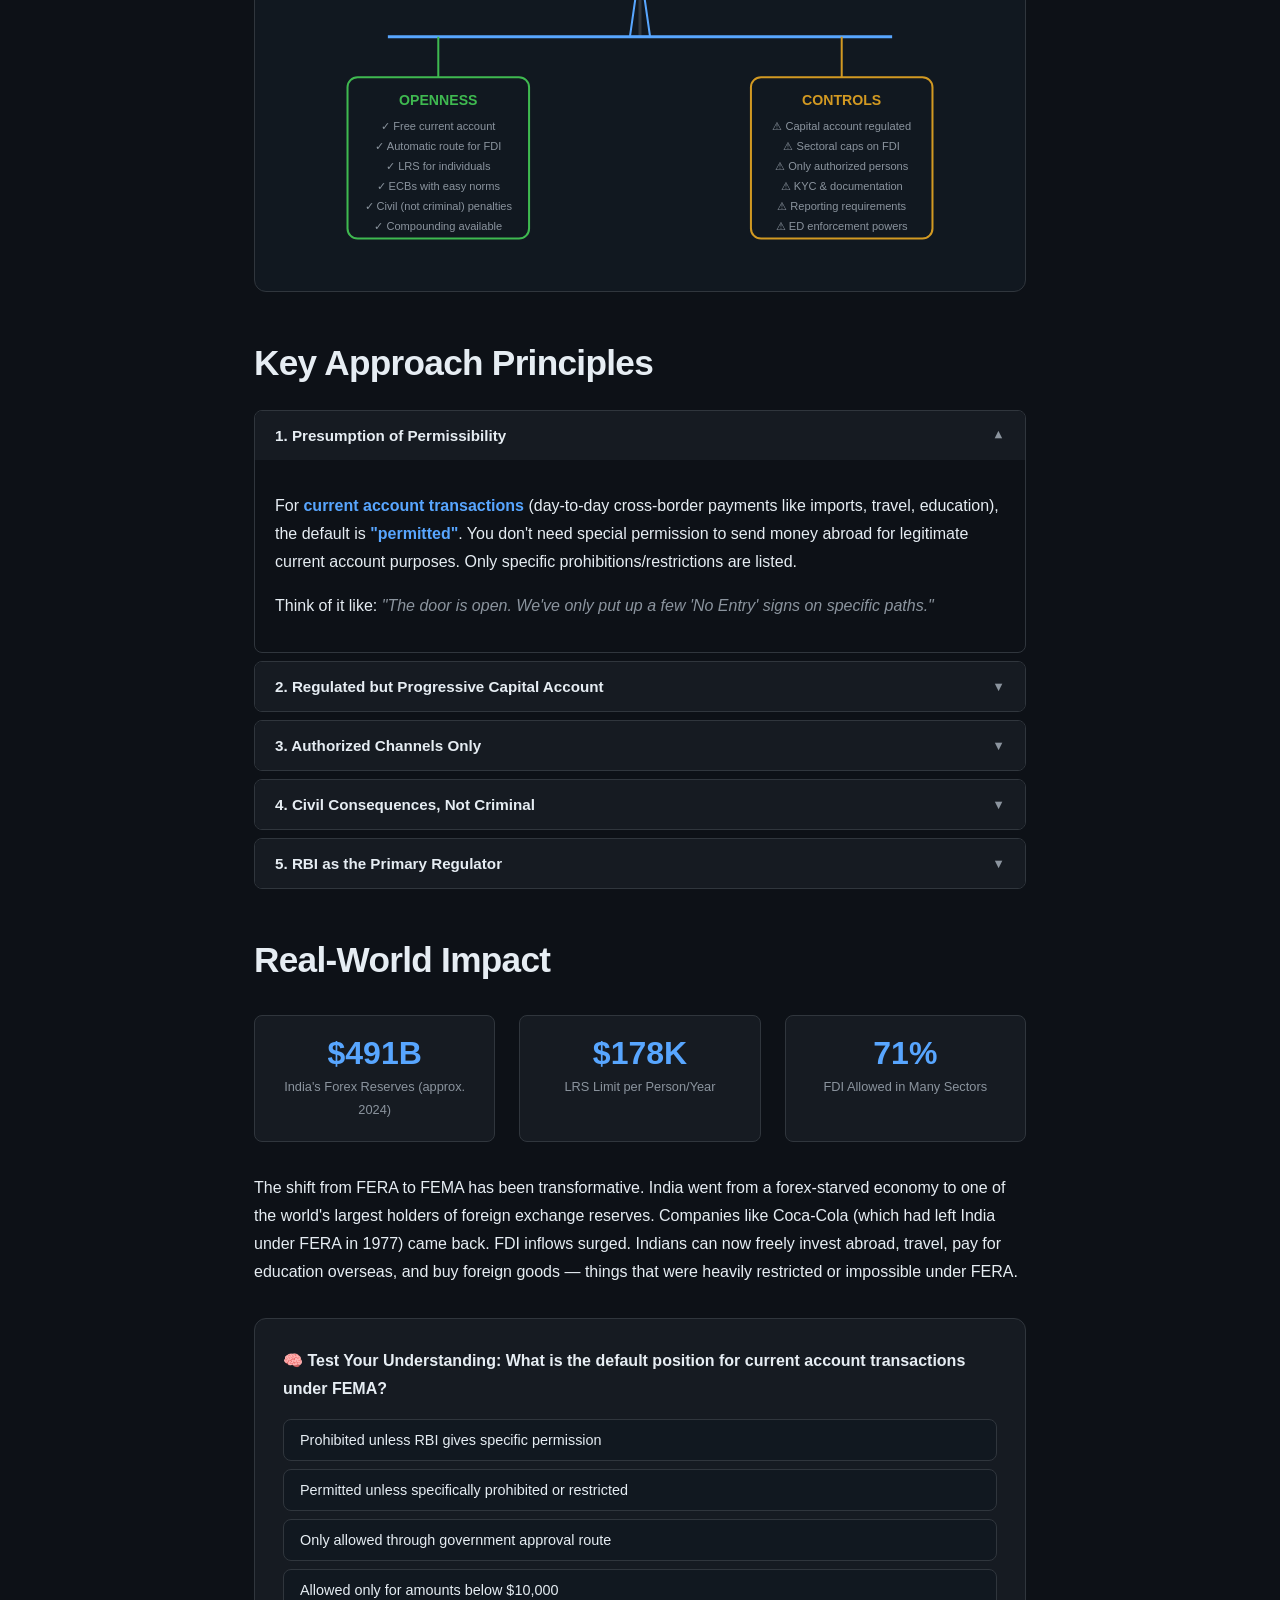
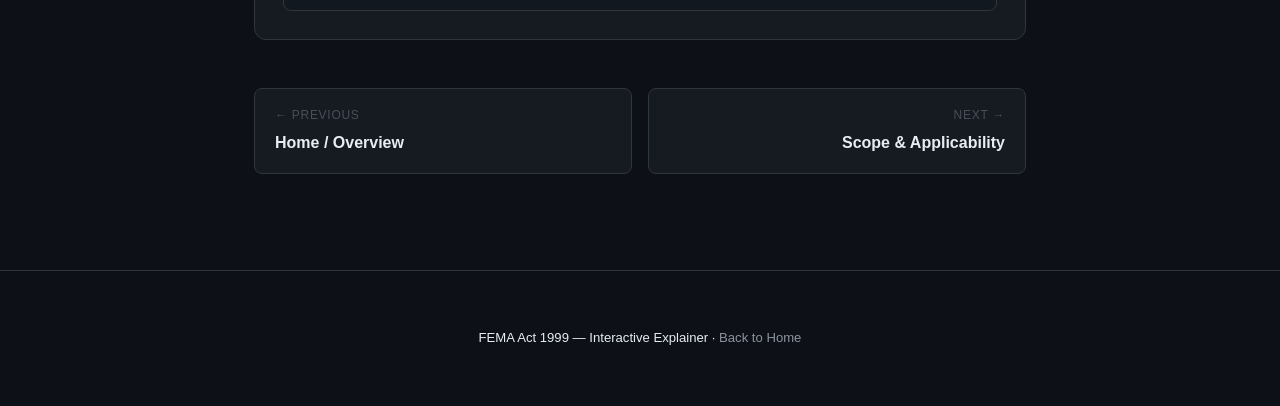
<file: 01-objectives-approach/index.html>
<!DOCTYPE html>
<html lang="en" data-theme="dark">
<head>
  <meta charset="UTF-8">
  <meta name="viewport" content="width=device-width, initial-scale=1.0">
  <title>Objectives & Approach — FEMA Act 1999</title>
  <link rel="stylesheet" href="../css/common.css">
  <style>
    .philosophy-compare {
      display: grid;
      grid-template-columns: 1fr 1fr;
      gap: 2rem;
      margin: 2rem 0;
    }
    @media (max-width: 700px) { .philosophy-compare { grid-template-columns: 1fr; } }
    .philosophy-card {
      background: var(--bg-card);
      border: 1px solid var(--border);
      border-radius: var(--radius);
      padding: 1.5rem;
      position: relative;
      overflow: hidden;
    }
    .philosophy-card::before {
      content: '';
      position: absolute;
      top: 0; left: 0; right: 0;
      height: 4px;
    }
    .philosophy-card.restrictive::before { background: var(--accent4); }
    .philosophy-card.facilitative::before { background: var(--accent2); }
    .philosophy-card h3 { margin-top: 0; }
    
    /* Animated balance scale */
    .balance-visual {
      display: flex;
      align-items: center;
      justify-content: center;
      padding: 2rem;
      min-height: 280px;
    }
    .scale-container {
      position: relative;
      width: 400px;
      max-width: 100%;
    }
    .scale-base {
      width: 4px;
      height: 120px;
      background: var(--border);
      margin: 0 auto;
    }
    .scale-beam {
      width: 100%;
      height: 4px;
      background: var(--accent);
      position: relative;
      transition: transform 0.8s var(--ease-spring);
      border-radius: 2px;
    }
    .scale-pan {
      position: absolute;
      top: 10px;
      width: 140px;
      min-height: 80px;
      background: var(--bg-card);
      border: 2px solid var(--border);
      border-radius: var(--radius-sm);
      padding: 0.75rem;
      font-size: 0.8rem;
      text-align: center;
      transition: transform 0.8s var(--ease-spring);
    }
    .scale-pan.left { left: -20px; }
    .scale-pan.right { right: -20px; }
    
    /* Objective cards */
    .objective-grid {
      display: grid;
      grid-template-columns: repeat(auto-fill, minmax(250px, 1fr));
      gap: 1rem;
      margin: 1.5rem 0;
    }
    .obj-card {
      background: var(--bg-card);
      border: 1px solid var(--border);
      border-radius: var(--radius-sm);
      padding: 1.25rem;
      transition: all 0.3s;
      border-left: 3px solid var(--accent);
    }
    .obj-card:hover { border-color: var(--accent); transform: translateX(4px); }
    .obj-card .obj-icon { font-size: 1.5rem; margin-bottom: 0.5rem; }
    .obj-card h4 { color: var(--accent); margin: 0 0 0.25rem; font-size: 0.95rem; }
    .obj-card p { font-size: 0.85rem; color: var(--text-muted); margin: 0; }
    
    /* Interactive spectrum */
    .spectrum-container {
      background: var(--bg-interactive);
      border: 1px solid var(--border);
      border-radius: var(--radius);
      padding: 2rem;
      margin: 2rem 0;
    }
    .spectrum-bar {
      height: 40px;
      border-radius: 20px;
      background: linear-gradient(90deg, var(--accent4) 0%, var(--accent3) 50%, var(--accent2) 100%);
      position: relative;
      margin: 1rem 0;
    }
    .spectrum-marker {
      position: absolute;
      top: -8px;
      width: 24px;
      height: 56px;
      background: var(--text);
      border-radius: 12px;
      cursor: grab;
      transition: left 0.5s var(--ease-out);
      z-index: 2;
    }
    .spectrum-label-left, .spectrum-label-right {
      display: flex;
      justify-content: space-between;
      font-size: 0.82rem;
      color: var(--text-muted);
      margin-top: 0.5rem;
    }
    .spectrum-output {
      text-align: center;
      padding: 1rem;
      font-weight: 600;
      font-size: 1rem;
      margin-top: 1rem;
      border: 1px solid var(--border);
      border-radius: var(--radius-sm);
      background: var(--bg-card);
    }
  </style>
</head>
<body>
  <div class="reading-progress"><div class="fill"></div></div>

  <nav class="topnav">
    <a href="../index.html" class="logo">
      <svg viewBox="0 0 24 24" fill="none" stroke="currentColor" stroke-width="2"><circle cx="12" cy="12" r="10"/><path d="M2 12h20M12 2a15.3 15.3 0 0 1 4 10 15.3 15.3 0 0 1-4 10 15.3 15.3 0 0 1-4-10A15.3 15.3 0 0 1 12 2z"/></svg>
      FEMA Act 1999
    </a>
    <div class="nav-links">
      <a href="../index.html">Home</a>
      <a href="../02-scope-applicability/index.html">Next →</a>
      <button class="theme-toggle">☀️</button>
    </div>
  </nav>

  <div style="height: 60px;"></div>
  
  <div class="container">
    <div class="breadcrumb">
      <a href="../index.html">Home</a>
      <span class="sep">/</span>
      <span>Chapter 01: Objectives & Approach</span>
    </div>
  </div>

  <section class="section">
    <div class="container">
      <div class="reveal">
        <span class="tag tag-blue">Chapter 01</span>
        <h1>Objectives & Approach</h1>
        <p style="font-size: 1.1rem; color: var(--text-muted); max-width: 680px;">
          Understanding why India shifted from a restrictive forex regime to a 
          facilitative one — and what FEMA aims to achieve.
        </p>
      </div>

      <!-- The Big Picture -->
      <h2 class="reveal">The Big Picture</h2>
      <p class="reveal">
        Imagine you're running a country that just became independent in 1947. Foreign exchange (forex) is 
        <strong>extremely scarce</strong>. Every dollar, pound, and yen coming in or going out needs to be carefully controlled. 
        You can't afford to let people freely move money across borders — your economy depends on conserving every bit of forex.
      </p>
      <p class="reveal">
        That's exactly the mindset behind <strong>FERA (Foreign Exchange Regulation Act, 1973)</strong>. It was built on 
        <em>fear and scarcity</em>. The philosophy was: <strong>"Foreign exchange is scarce. We must conserve it. 
        Anyone who violates the rules is a criminal."</strong>
      </p>
      <p class="reveal">
        Fast-forward to 1991. India opens its economy. Foreign investment starts pouring in. India's forex 
        reserves grow from almost zero to billions of dollars. Suddenly, the old "scarcity" mindset doesn't 
        make sense anymore. The world has changed, and India needs a law that <em>facilitates</em> forex transactions, 
        not one that <em>criminalizes</em> them.
      </p>

      <div class="callout reveal">
        <span class="callout-icon">🔑</span>
        <div class="callout-body">
          <strong>The Core Shift:</strong> FEMA moved India from a regime of <strong>"conservation"</strong> 
          of foreign exchange to one of <strong>"management"</strong> — from strict control to smart regulation.
        </div>
      </div>

      <!-- Philosophy Comparison -->
      <h2 class="reveal">Two Philosophies: Restriction vs. Facilitation</h2>
      
      <div class="philosophy-compare reveal">
        <div class="philosophy-card restrictive">
          <h3 style="color: var(--accent4);">❌ FERA Approach (Old)</h3>
          <p><strong>"Everything is prohibited unless explicitly permitted."</strong></p>
          <ul>
            <li>Forex transactions = <strong>criminal offences</strong></li>
            <li>Guilty until proven innocent</li>
            <li>Punishment: <strong>imprisonment</strong> (up to 7 years)</li>
            <li>ED had <strong>arbitrary arrest powers</strong></li>
            <li>Burden of proof on the <strong>accused</strong></li>
            <li>Mindset: forex is scarce, hoard it</li>
          </ul>
        </div>
        <div class="philosophy-card facilitative">
          <h3 style="color: var(--accent2);">✓ FEMA Approach (New)</h3>
          <p><strong>"Everything is permitted unless specifically prohibited or regulated."</strong></p>
          <ul>
            <li>Forex violations = <strong>civil contraventions</strong></li>
            <li>Innocent until proven guilty</li>
            <li>Penalty: <strong>monetary fines</strong> (up to 3× amount)</li>
            <li>No arbitrary arrests</li>
            <li>Burden of proof on the <strong>department</strong></li>
            <li>Mindset: facilitate trade, manage risks</li>
          </ul>
        </div>
      </div>

      <!-- Interactive Spectrum -->
      <div class="spectrum-container reveal">
        <div class="diagram-title">🎛️ Interactive — Where does FEMA sit on the regulation spectrum?</div>
        <p style="font-size: 0.88rem; color: var(--text-muted);">
          Drag the slider to see how different regulatory approaches compare. FEMA sits closer to 
          the "facilitation" end while maintaining necessary controls for stability.
        </p>
        <div class="slider-group">
          <label>Regulation Intensity: <span id="spectrumValue" style="color: var(--accent); font-weight: 700;">Balanced Management</span></label>
          <input type="range" min="0" max="100" value="65" id="spectrumSlider">
        </div>
        <div class="spectrum-bar">
          <div class="spectrum-marker" id="spectrumMarker" style="left: 65%;"></div>
        </div>
        <div class="spectrum-label-left">
          <span>🔒 Total Control<br><small>e.g. North Korea</small></span>
          <span>🔐 Heavy Regulation<br><small>e.g. FERA India</small></span>
          <span>⚖️ Managed Openness<br><small>e.g. FEMA India</small></span>
          <span>🔓 Free Capital Flow<br><small>e.g. UK, Singapore</small></span>
        </div>
        <div class="spectrum-output" id="spectrumOutput">
          <strong>FEMA (India)</strong> — Managed openness with controls for stability. Current account is largely free; 
          capital account is regulated but progressively liberalized.
        </div>
      </div>

      <!-- Objectives of FEMA -->
      <h2 class="reveal">Core Objectives of FEMA</h2>
      <p class="reveal">
        The Preamble of FEMA itself declares its purpose. Let's break it down:
      </p>
      
      <blockquote class="reveal">
        "An Act to consolidate and amend the law relating to foreign exchange with the objective of 
        <strong>facilitating external trade and payments</strong> and for promoting the <strong>orderly development 
        and maintenance of foreign exchange market</strong> in India."
      </blockquote>

      <div class="objective-grid reveal">
        <div class="obj-card">
          <div class="obj-icon">🌐</div>
          <h4>Facilitate External Trade</h4>
          <p>Make it easy for Indian businesses to import materials, export goods, and engage in international commerce without unnecessary bureaucratic hurdles.</p>
        </div>
        <div class="obj-card">
          <div class="obj-icon">💳</div>
          <h4>Facilitate Payments</h4>
          <p>Enable smooth cross-border payments — for services, royalties, dividends, travel, education, medical treatment, and more.</p>
        </div>
        <div class="obj-card">
          <div class="obj-icon">📊</div>
          <h4>Orderly Forex Market</h4>
          <p>Develop a well-functioning forex market where the rupee's value is determined by market forces (within managed boundaries).</p>
        </div>
        <div class="obj-card">
          <div class="obj-icon">🛡️</div>
          <h4>Maintain Stability</h4>
          <p>Prevent disorderly conditions — like sudden capital flight or speculative attacks — that could destabilize the rupee and the economy.</p>
        </div>
        <div class="obj-card">
          <div class="obj-icon">🔄</div>
          <h4>Current Account Convertibility</h4>
          <p>India committed to full current account convertibility under IMF Article VIII. FEMA implements this — all legitimate current account transactions are freely permitted.</p>
        </div>
        <div class="obj-card">
          <div class="obj-icon">📈</div>
          <h4>Progressive Capital Account Liberalization</h4>
          <p>Gradually open capital account transactions (investments, borrowings) as the economy matures and forex reserves grow — but maintain safeguards.</p>
        </div>
      </div>

      <!-- The Balance -->
      <h2 class="reveal">The Balancing Act</h2>
      <p class="reveal">
        FEMA's genius lies in its <strong>balance</strong>. It doesn't throw the doors wide open 
        (that could cause instability), nor does it keep them shut (that would stifle growth). 
        Instead, it sets up a system of <strong>managed openness</strong>:
      </p>

      <div class="diagram-container reveal">
        <div class="diagram-title">⚖️ FEMA's Balancing Framework</div>
        <svg viewBox="0 0 700 320" class="diagram-svg">
          <!-- Balance beam -->
          <line x1="350" y1="30" x2="350" y2="100" stroke="#30363d" stroke-width="3"/>
          <polygon points="340,100 360,100 350,30" fill="none" stroke="#58a6ff" stroke-width="2"/>
          
          <!-- Beam -->
          <line x1="100" y1="100" x2="600" y2="100" stroke="#58a6ff" stroke-width="3"/>
          
          <!-- Left pan - Openness -->
          <line x1="150" y1="100" x2="150" y2="140" stroke="#3fb950" stroke-width="2"/>
          <rect x="60" y="140" width="180" height="160" rx="10" fill="none" stroke="#3fb950" stroke-width="2"/>
          <text x="150" y="168" text-anchor="middle" fill="#3fb950" font-size="14" font-weight="700">OPENNESS</text>
          <text x="150" y="192" text-anchor="middle" fill="#8b949e" font-size="11">✓ Free current account</text>
          <text x="150" y="212" text-anchor="middle" fill="#8b949e" font-size="11">✓ Automatic route for FDI</text>
          <text x="150" y="232" text-anchor="middle" fill="#8b949e" font-size="11">✓ LRS for individuals</text>
          <text x="150" y="252" text-anchor="middle" fill="#8b949e" font-size="11">✓ ECBs with easy norms</text>
          <text x="150" y="272" text-anchor="middle" fill="#8b949e" font-size="11">✓ Civil (not criminal) penalties</text>
          <text x="150" y="292" text-anchor="middle" fill="#8b949e" font-size="11">✓ Compounding available</text>
          
          <!-- Right pan - Controls -->
          <line x1="550" y1="100" x2="550" y2="140" stroke="#d29922" stroke-width="2"/>
          <rect x="460" y="140" width="180" height="160" rx="10" fill="none" stroke="#d29922" stroke-width="2"/>
          <text x="550" y="168" text-anchor="middle" fill="#d29922" font-size="14" font-weight="700">CONTROLS</text>
          <text x="550" y="192" text-anchor="middle" fill="#8b949e" font-size="11">⚠ Capital account regulated</text>
          <text x="550" y="212" text-anchor="middle" fill="#8b949e" font-size="11">⚠ Sectoral caps on FDI</text>
          <text x="550" y="232" text-anchor="middle" fill="#8b949e" font-size="11">⚠ Only authorized persons</text>
          <text x="550" y="252" text-anchor="middle" fill="#8b949e" font-size="11">⚠ KYC & documentation</text>
          <text x="550" y="272" text-anchor="middle" fill="#8b949e" font-size="11">⚠ Reporting requirements</text>
          <text x="550" y="292" text-anchor="middle" fill="#8b949e" font-size="11">⚠ ED enforcement powers</text>
          
          <!-- Center label -->
          <text x="350" y="22" text-anchor="middle" fill="#58a6ff" font-size="13" font-weight="700">FEMA BALANCE</text>
        </svg>
      </div>

      <!-- Key Principles -->
      <h2 class="reveal">Key Approach Principles</h2>
      
      <div class="accordion reveal">
        <div class="accordion-item open">
          <button class="accordion-header">
            1. Presumption of Permissibility
            <span class="chevron">▼</span>
          </button>
          <div class="accordion-body">
            <p>For <strong>current account transactions</strong> (day-to-day cross-border payments like imports, travel, education), 
            the default is <strong>"permitted"</strong>. You don't need special permission to send money abroad for legitimate current 
            account purposes. Only specific prohibitions/restrictions are listed.</p>
            <p>Think of it like: <em>"The door is open. We've only put up a few 'No Entry' signs on specific paths."</em></p>
          </div>
        </div>
        <div class="accordion-item">
          <button class="accordion-header">
            2. Regulated but Progressive Capital Account
            <span class="chevron">▼</span>
          </button>
          <div class="accordion-body">
            <p>For <strong>capital account transactions</strong> (investments, borrowings, property), the approach is more cautious. 
            These are permitted only as specified by RBI/Government. But the range of what's permitted has been 
            <strong>steadily expanding</strong> over the years.</p>
            <p><em>"The door is partially open. We control how wide it opens, and we're gradually opening it wider."</em></p>
          </div>
        </div>
        <div class="accordion-item">
          <button class="accordion-header">
            3. Authorized Channels Only
            <span class="chevron">▼</span>
          </button>
          <div class="accordion-body">
            <p>All forex transactions must go through <strong>authorized persons</strong> (mostly banks licensed by RBI). 
            This ensures traceability, compliance, and that proper KYC/AML checks are done.</p>
            <p>This is the "plumbing" of FEMA — even if a transaction is permitted, it must flow through the right pipes.</p>
          </div>
        </div>
        <div class="accordion-item">
          <button class="accordion-header">
            4. Civil Consequences, Not Criminal
            <span class="chevron">▼</span>
          </button>
          <div class="accordion-body">
            <p>Unlike FERA which could put you in jail, FEMA treats violations as <strong>civil wrongs</strong>. 
            The punishment is monetary — penalty up to 3 times the sum involved. This doesn't mean violations 
            are taken lightly, but it removes the stigma and harshness of criminal prosecution for forex missteps.</p>
            <div class="callout warn">
              <span class="callout-icon">⚠️</span>
              <div class="callout-body">
                <strong>Exception:</strong> If a FEMA contravention also involves money laundering (PMLA), the consequences 
                become much more serious — including criminal prosecution. FEMA itself is civil; the intersection 
                with PMLA can bring criminal consequences.
              </div>
            </div>
          </div>
        </div>
        <div class="accordion-item">
          <button class="accordion-header">
            5. RBI as the Primary Regulator
            <span class="chevron">▼</span>
          </button>
          <div class="accordion-body">
            <p>The <strong>Reserve Bank of India</strong> is the day-to-day administrator of FEMA. It issues regulations 
            (called "FEMA Regulations"), circulars, master directions, and processes applications. The Central 
            Government makes broader policy decisions (like FDI policy, current account restriction rules), 
            but RBI handles the operational machinery.</p>
          </div>
        </div>
      </div>

      <!-- Real World Impact -->
      <h2 class="reveal">Real-World Impact</h2>
      
      <div class="stat-row reveal">
        <div class="stat-item">
          <div class="stat-num counter" data-target="688" data-prefix="$" data-suffix="B">0</div>
          <div class="stat-label">India's Forex Reserves (approx. 2024)</div>
        </div>
        <div class="stat-item">
          <div class="stat-num counter" data-target="250" data-prefix="$" data-suffix="K">0</div>
          <div class="stat-label">LRS Limit per Person/Year</div>
        </div>
        <div class="stat-item">
          <div class="stat-num counter" data-target="100" data-suffix="%">0</div>
          <div class="stat-label">FDI Allowed in Many Sectors</div>
        </div>
      </div>

      <p class="reveal">
        The shift from FERA to FEMA has been transformative. India went from a forex-starved economy to one of 
        the world's largest holders of foreign exchange reserves. Companies like Coca-Cola (which had left India 
        under FERA in 1977) came back. FDI inflows surged. Indians can now freely invest abroad, travel, pay for 
        education overseas, and buy foreign goods — things that were heavily restricted or impossible under FERA.
      </p>

      <!-- Quiz -->
      <div class="quiz-box reveal">
        <div class="quiz-q">🧠 Test Your Understanding: What is the default position for current account transactions under FEMA?</div>
        <div class="quiz-options">
          <button class="quiz-opt" data-correct="false">Prohibited unless RBI gives specific permission</button>
          <button class="quiz-opt" data-correct="true">Permitted unless specifically prohibited or restricted</button>
          <button class="quiz-opt" data-correct="false">Only allowed through government approval route</button>
          <button class="quiz-opt" data-correct="false">Allowed only for amounts below $10,000</button>
        </div>
        <div class="quiz-feedback" 
          data-correct="Exactly! FEMA's facilitative approach means current account transactions are generally freely permitted. Only specific categories are prohibited or restricted by the Central Government." 
          data-wrong="Under FEMA, current account transactions follow a 'negative list' approach — everything is allowed except what's specifically prohibited or restricted.">
        </div>
      </div>

      <!-- Navigation -->
      <div class="page-nav reveal">
        <a href="../index.html">
          <span class="nav-dir">← Previous</span>
          <span class="nav-title">Home / Overview</span>
        </a>
        <a href="../02-scope-applicability/index.html">
          <span class="nav-dir">Next →</span>
          <span class="nav-title">Scope & Applicability</span>
        </a>
      </div>
    </div>
  </section>

  <footer class="site-footer">
    <p>FEMA Act 1999 — Interactive Explainer · <a href="../index.html">Back to Home</a></p>
  </footer>

  <script src="../js/common.js"></script>
  <script>
    // Spectrum slider
    const slider = document.getElementById('spectrumSlider');
    const marker = document.getElementById('spectrumMarker');
    const output = document.getElementById('spectrumOutput');
    const specVal = document.getElementById('spectrumValue');

    const labels = [
      { max: 15, name: 'Total Capital Controls', desc: 'Complete state control of all forex. No private forex transactions allowed. Only state banks can hold or deal in forex. Example: North Korea, Cuba.' },
      { max: 30, name: 'Heavy Regulation (FERA-style)', desc: 'Forex transactions heavily restricted. Criminal penalties for violations. Prior permission needed for almost everything. Designed for forex conservation in scarcity.' },
      { max: 50, name: 'Moderate Regulation', desc: 'Current account mostly free, but capital account heavily restricted. Emerging market approach with selective opening.' },
      { max: 70, name: 'Managed Openness (FEMA)', desc: 'India\'s current position. Current account fully convertible. Capital account progressively liberalized but regulated. Civil penalties. Facilitation focus with stability safeguards.' },
      { max: 85, name: 'Largely Open', desc: 'Most transactions freely permitted with minimal restrictions. Light reporting requirements. Few capital controls. Example: Australia, Japan.' },
      { max: 100, name: 'Full Capital Account Convertibility', desc: 'Complete freedom to move money in and out with no restrictions. Example: UK, Singapore, Hong Kong. Requires very deep, liquid financial markets and strong institutions.' },
    ];

    function updateSpectrum(val) {
      marker.style.left = val + '%';
      const label = labels.find(l => val <= l.max);
      specVal.textContent = label.name;
      output.innerHTML = `<strong>${label.name}</strong> — ${label.desc}`;
    }

    slider.addEventListener('input', () => updateSpectrum(parseInt(slider.value)));
    updateSpectrum(65);
  </script>
</body>
</html>
</file>
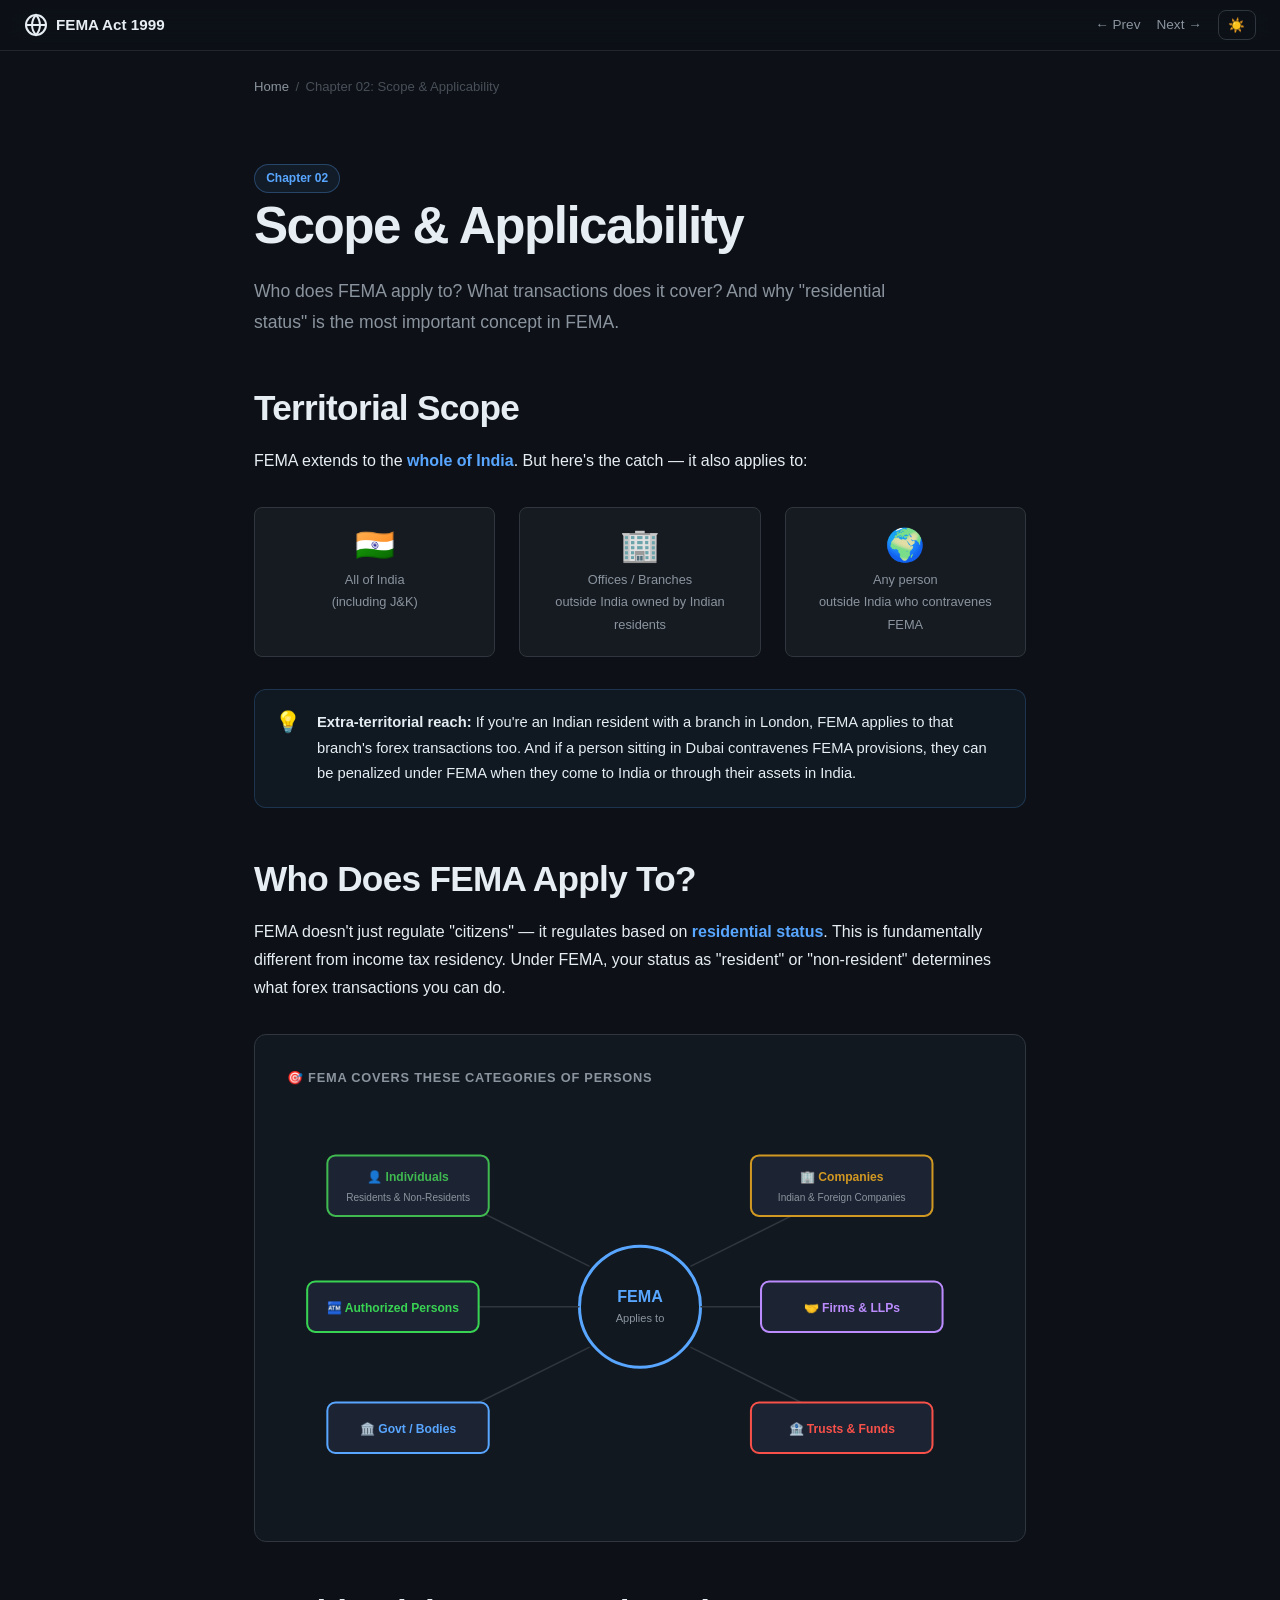
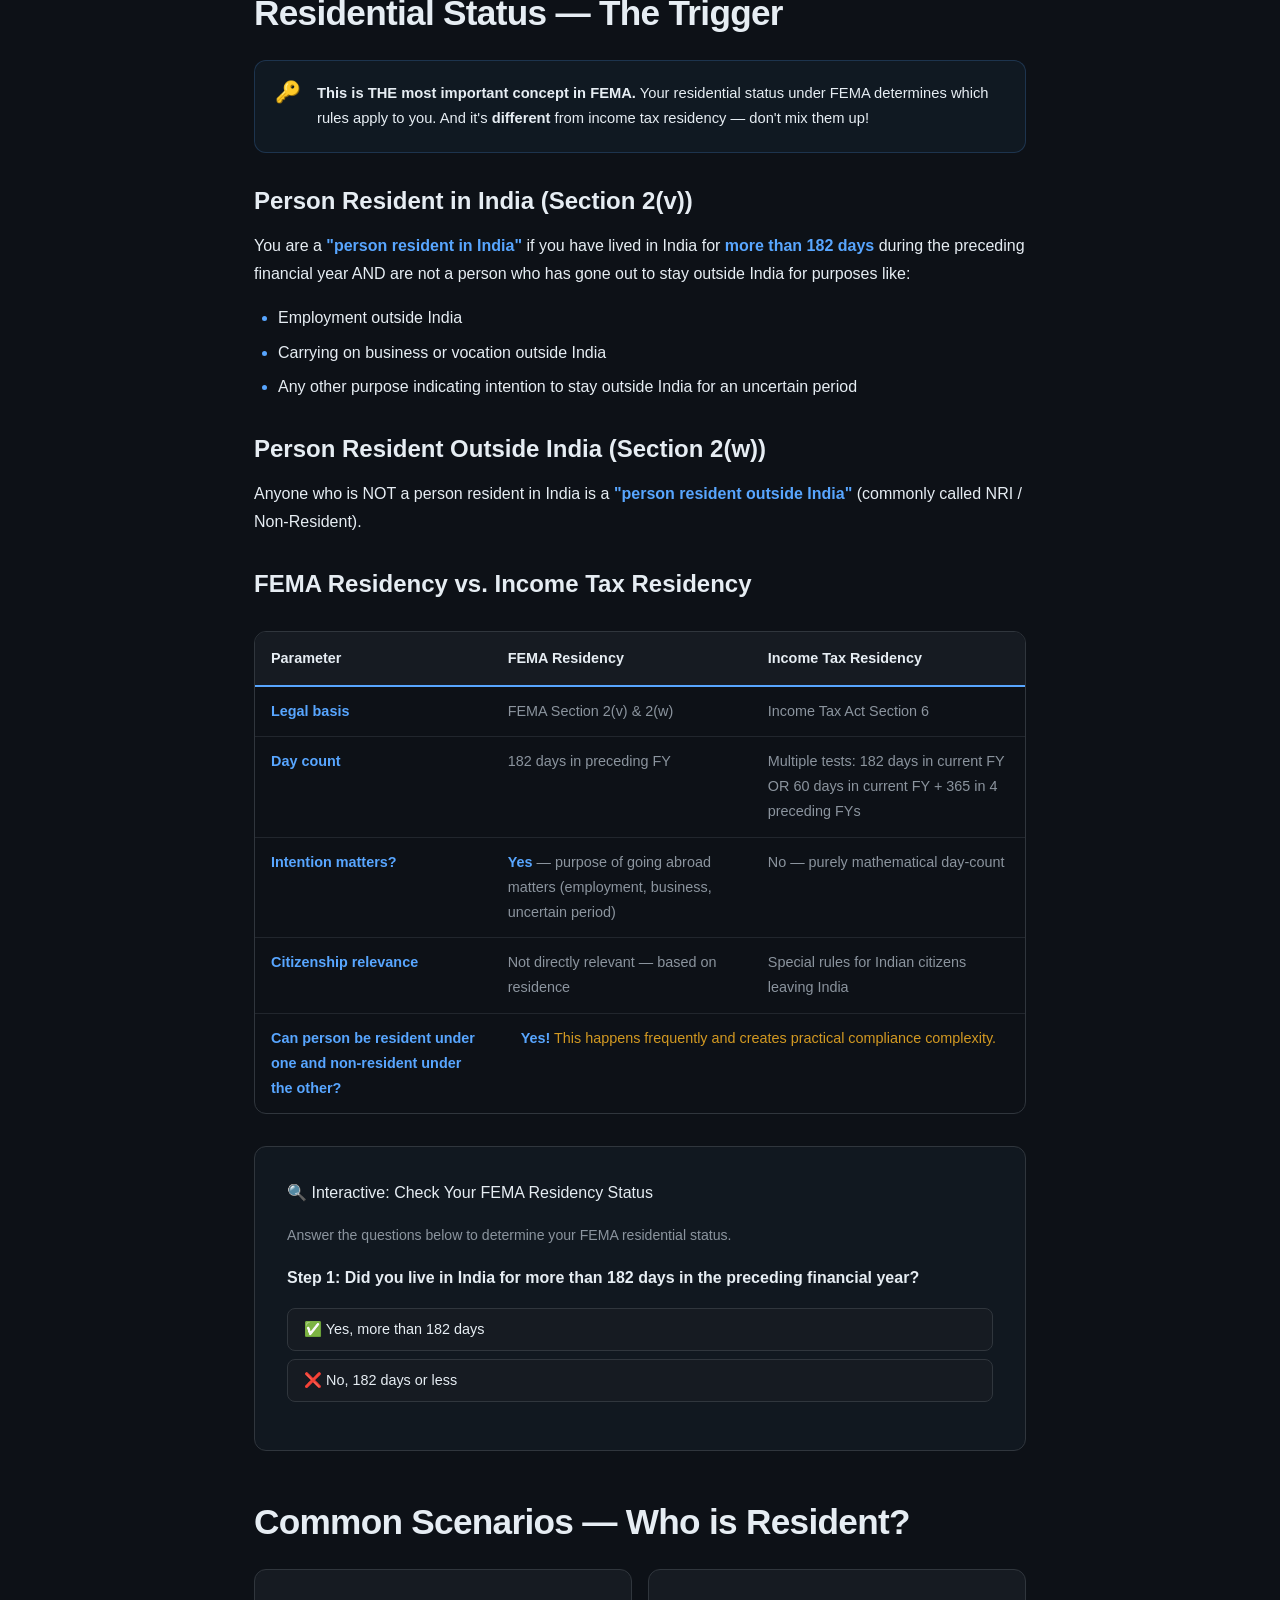
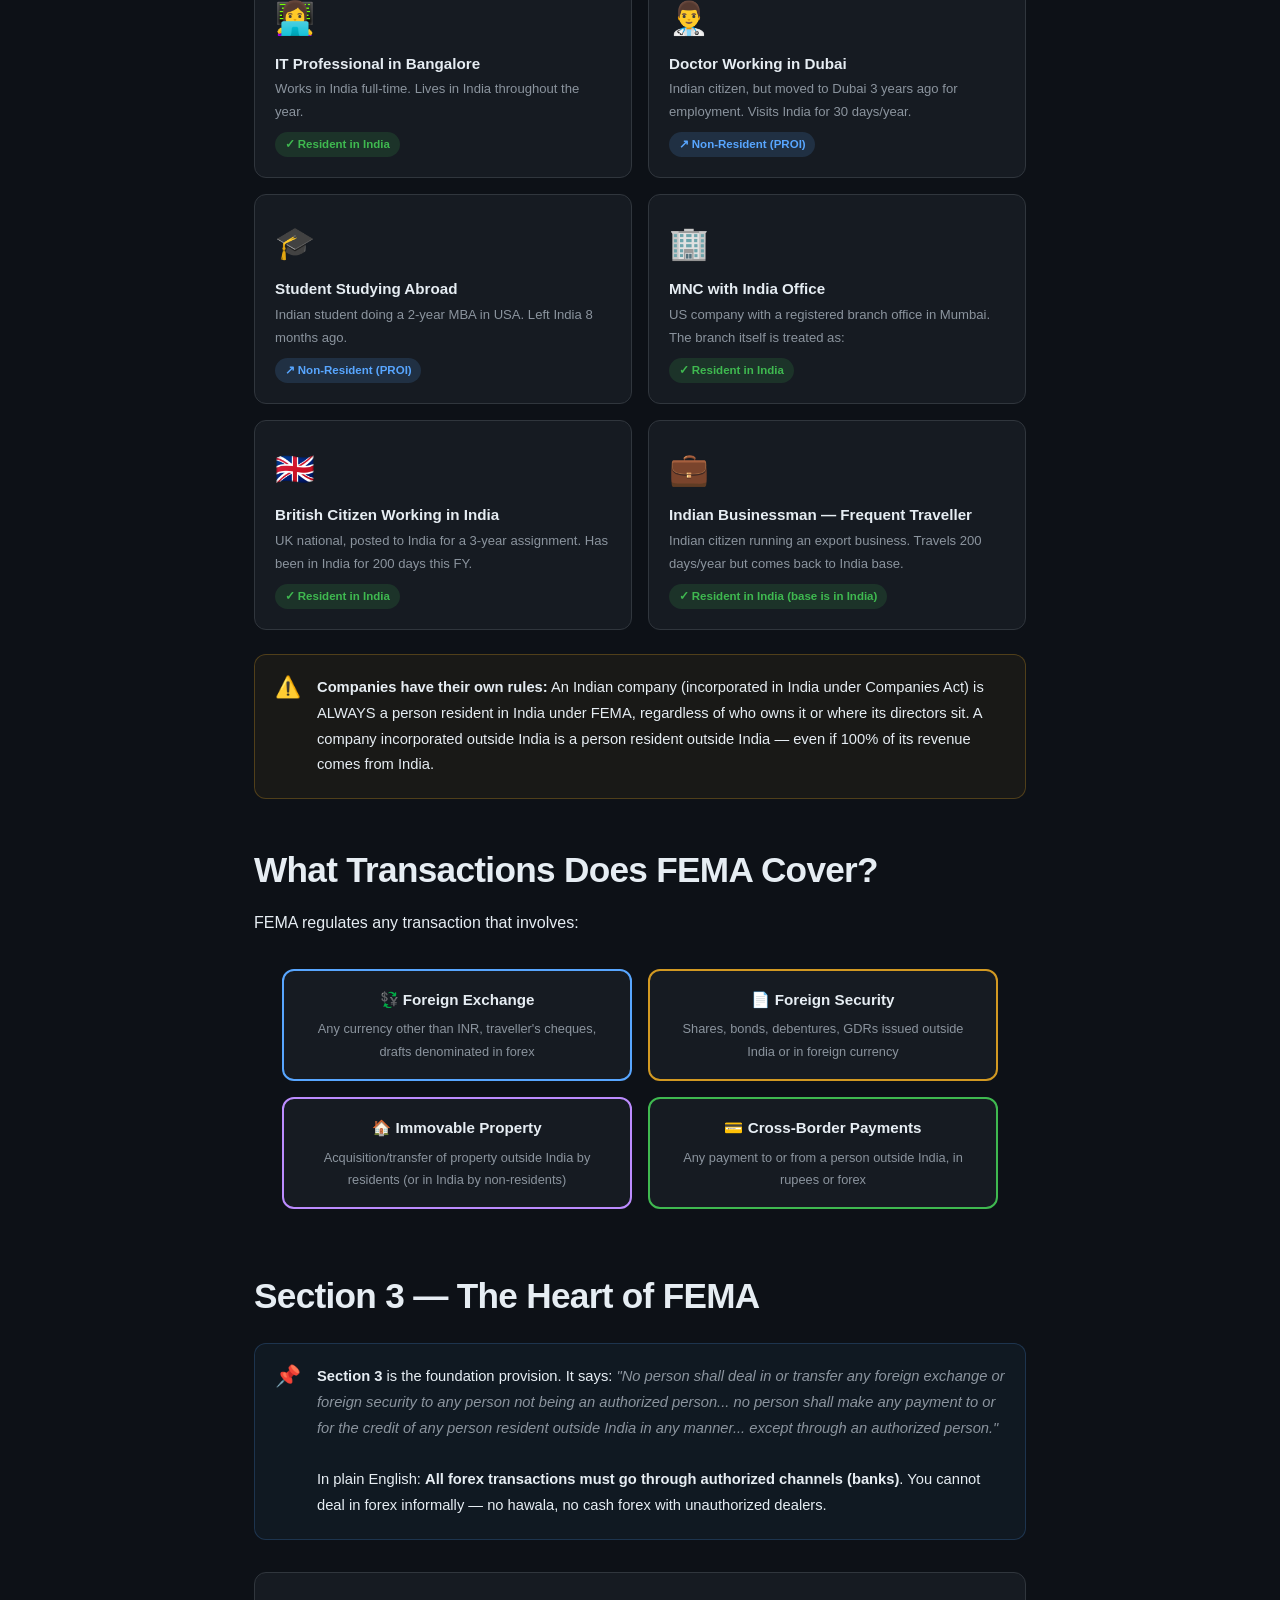
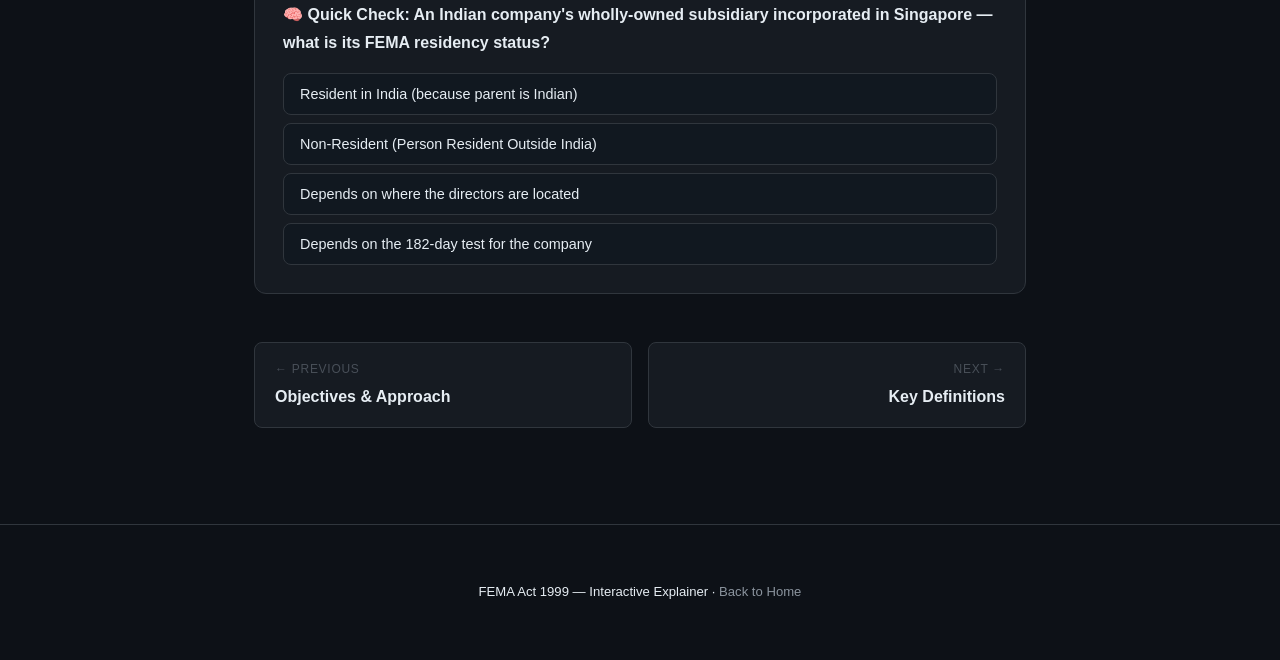
<file: 02-scope-applicability/index.html>
<!DOCTYPE html>
<html lang="en" data-theme="dark">
<head>
  <meta charset="UTF-8">
  <meta name="viewport" content="width=device-width, initial-scale=1.0">
  <title>Scope & Applicability — FEMA Act 1999</title>
  <link rel="stylesheet" href="../css/common.css">
  <style>
    .residency-tester {
      background: var(--bg-interactive);
      border: 1px solid var(--border);
      border-radius: var(--radius);
      padding: 2rem;
      margin: 2rem 0;
    }
    .residency-tester .question { font-weight: 600; margin-bottom: 1rem; }
    .residency-tester .options { display: flex; flex-direction: column; gap: 0.5rem; margin-bottom: 1rem; }
    .residency-tester .opt-btn {
      padding: 0.75rem 1rem;
      background: var(--bg-card);
      border: 1px solid var(--border);
      border-radius: var(--radius-sm);
      cursor: pointer;
      text-align: left;
      font-size: 0.9rem;
      color: var(--text);
      transition: all 0.2s;
      font-family: var(--font);
    }
    .residency-tester .opt-btn:hover { border-color: var(--accent); }
    .residency-tester .opt-btn.selected { border-color: var(--accent); background: rgba(88,166,255,0.08); }
    .residency-tester .result-box {
      padding: 1rem;
      border-radius: var(--radius-sm);
      border: 1px solid var(--border);
      display: none;
      margin-top: 1rem;
    }
    .residency-tester .result-box.show { display: block; }
    
    /* Venn diagram */
    .venn-container {
      display: flex;
      justify-content: center;
      padding: 2rem 0;
    }
    
    /* Scenario cards */
    .scenario-grid {
      display: grid;
      grid-template-columns: repeat(auto-fill, minmax(280px, 1fr));
      gap: 1rem;
      margin: 1.5rem 0;
    }
    .scenario-card {
      background: var(--bg-card);
      border: 1px solid var(--border);
      border-radius: var(--radius);
      padding: 1.25rem;
      cursor: pointer;
      transition: all 0.3s;
    }
    .scenario-card:hover { border-color: var(--accent); transform: translateY(-2px); }
    .scenario-card .scenario-icon { font-size: 2rem; margin-bottom: 0.5rem; }
    .scenario-card h4 { margin: 0 0 0.3rem; font-size: 0.95rem; }
    .scenario-card p { font-size: 0.82rem; color: var(--text-muted); margin: 0; }
    .scenario-card .scenario-status {
      display: inline-block;
      margin-top: 0.5rem;
      padding: 0.15rem 0.6rem;
      border-radius: 999px;
      font-size: 0.72rem;
      font-weight: 700;
    }
    .scenario-card .resident { background: rgba(63,185,80,0.15); color: var(--accent2); }
    .scenario-card .non-resident { background: rgba(88,166,255,0.15); color: var(--accent); }
  </style>
</head>
<body>
  <div class="reading-progress"><div class="fill"></div></div>
  <nav class="topnav">
    <a href="../index.html" class="logo">
      <svg viewBox="0 0 24 24" fill="none" stroke="currentColor" stroke-width="2"><circle cx="12" cy="12" r="10"/><path d="M2 12h20M12 2a15.3 15.3 0 0 1 4 10 15.3 15.3 0 0 1-4 10 15.3 15.3 0 0 1-4-10A15.3 15.3 0 0 1 12 2z"/></svg>
      FEMA Act 1999
    </a>
    <div class="nav-links">
      <a href="../01-objectives-approach/index.html">← Prev</a>
      <a href="../03-key-definitions/index.html">Next →</a>
      <button class="theme-toggle">☀️</button>
    </div>
  </nav>

  <div style="height: 60px;"></div>
  <div class="container">
    <div class="breadcrumb">
      <a href="../index.html">Home</a><span class="sep">/</span>
      <span>Chapter 02: Scope & Applicability</span>
    </div>
  </div>

  <section class="section">
    <div class="container">
      <div class="reveal">
        <span class="tag tag-blue">Chapter 02</span>
        <h1>Scope & Applicability</h1>
        <p style="font-size: 1.1rem; color: var(--text-muted); max-width: 680px;">
          Who does FEMA apply to? What transactions does it cover? And why "residential status" 
          is the most important concept in FEMA.
        </p>
      </div>

      <!-- Territorial Scope -->
      <h2 class="reveal">Territorial Scope</h2>
      <p class="reveal">FEMA extends to the <strong>whole of India</strong>. But here's the catch — it also applies to:</p>
      
      <div class="stat-row reveal">
        <div class="stat-item">
          <div class="stat-num">🇮🇳</div>
          <div class="stat-label">All of India<br>(including J&K)</div>
        </div>
        <div class="stat-item">
          <div class="stat-num">🏢</div>
          <div class="stat-label">Offices / Branches<br>outside India owned by Indian residents</div>
        </div>
        <div class="stat-item">
          <div class="stat-num">🌍</div>
          <div class="stat-label">Any person<br>outside India who contravenes FEMA</div>
        </div>
      </div>

      <div class="callout reveal">
        <span class="callout-icon">💡</span>
        <div class="callout-body">
          <strong>Extra-territorial reach:</strong> If you're an Indian resident with a branch in London, 
          FEMA applies to that branch's forex transactions too. And if a person sitting in Dubai contravenes 
          FEMA provisions, they can be penalized under FEMA when they come to India or through their assets in India.
        </div>
      </div>

      <!-- Who Does FEMA Apply To -->
      <h2 class="reveal">Who Does FEMA Apply To?</h2>
      <p class="reveal">
        FEMA doesn't just regulate "citizens" — it regulates based on <strong>residential status</strong>. 
        This is fundamentally different from income tax residency. Under FEMA, your status as "resident" or 
        "non-resident" determines what forex transactions you can do.
      </p>

      <div class="diagram-container reveal">
        <div class="diagram-title">🎯 FEMA covers these categories of persons</div>
        <svg viewBox="0 0 700 400" class="diagram-svg">
          <!-- Center circle - FEMA -->
          <circle cx="350" cy="200" r="60" fill="none" stroke="#58a6ff" stroke-width="3"/>
          <text x="350" y="195" text-anchor="middle" fill="#58a6ff" font-size="16" font-weight="700">FEMA</text>
          <text x="350" y="215" text-anchor="middle" fill="#8b949e" font-size="11">Applies to</text>
          
          <!-- Spokes -->
          <!-- Individuals -->
          <line x1="300" y1="160" x2="140" y2="80" stroke="#30363d" stroke-width="1.5"/>
          <rect x="40" y="50" width="160" height="60" rx="8" fill="#1c2333" stroke="#3fb950" stroke-width="2"/>
          <text x="120" y="75" text-anchor="middle" fill="#3fb950" font-size="12" font-weight="600">👤 Individuals</text>
          <text x="120" y="95" text-anchor="middle" fill="#8b949e" font-size="10">Residents & Non-Residents</text>
          
          <!-- Companies -->
          <line x1="400" y1="160" x2="560" y2="80" stroke="#30363d" stroke-width="1.5"/>
          <rect x="460" y="50" width="180" height="60" rx="8" fill="#1c2333" stroke="#d29922" stroke-width="2"/>
          <text x="550" y="75" text-anchor="middle" fill="#d29922" font-size="12" font-weight="600">🏢 Companies</text>
          <text x="550" y="95" text-anchor="middle" fill="#8b949e" font-size="10">Indian & Foreign Companies</text>
          
          <!-- Firms/LLPs -->
          <line x1="410" y1="200" x2="570" y2="200" stroke="#30363d" stroke-width="1.5"/>
          <rect x="470" y="175" width="180" height="50" rx="8" fill="#1c2333" stroke="#bc8cff" stroke-width="2"/>
          <text x="560" y="205" text-anchor="middle" fill="#bc8cff" font-size="12" font-weight="600">🤝 Firms & LLPs</text>
          
          <!-- Trusts -->
          <line x1="400" y1="240" x2="560" y2="320" stroke="#30363d" stroke-width="1.5"/>
          <rect x="460" y="295" width="180" height="50" rx="8" fill="#1c2333" stroke="#f85149" stroke-width="2"/>
          <text x="550" y="325" text-anchor="middle" fill="#f85149" font-size="12" font-weight="600">🏦 Trusts & Funds</text>
          
          <!-- Govt / RBI -->
          <line x1="300" y1="240" x2="140" y2="320" stroke="#30363d" stroke-width="1.5"/>
          <rect x="40" y="295" width="160" height="50" rx="8" fill="#1c2333" stroke="#58a6ff" stroke-width="2"/>
          <text x="120" y="325" text-anchor="middle" fill="#58a6ff" font-size="12" font-weight="600">🏛️ Govt / Bodies</text>
          
          <!-- APs -->
          <line x1="290" y1="200" x2="130" y2="200" stroke="#30363d" stroke-width="1.5"/>
          <rect x="20" y="175" width="170" height="50" rx="8" fill="#1c2333" stroke="#39d353" stroke-width="2"/>
          <text x="105" y="205" text-anchor="middle" fill="#39d353" font-size="12" font-weight="600">🏧 Authorized Persons</text>
        </svg>
      </div>

      <!-- Residential Status - The Critical Concept -->
      <h2 class="reveal">Residential Status — The Trigger</h2>
      
      <div class="callout reveal">
        <span class="callout-icon">🔑</span>
        <div class="callout-body">
          <strong>This is THE most important concept in FEMA.</strong> Your residential status under FEMA determines 
          which rules apply to you. And it's <strong>different</strong> from income tax residency — don't mix them up!
        </div>
      </div>

      <h3 class="reveal">Person Resident in India (Section 2(v))</h3>
      <p class="reveal">You are a <strong>"person resident in India"</strong> if you have lived in India for <strong>more than 182 days</strong> during the preceding financial year AND are not a person who has gone out to stay outside India for purposes like:</p>
      <ul class="reveal">
        <li>Employment outside India</li>
        <li>Carrying on business or vocation outside India</li>
        <li>Any other purpose indicating intention to stay outside India for an uncertain period</li>
      </ul>

      <h3 class="reveal">Person Resident Outside India (Section 2(w))</h3>
      <p class="reveal">Anyone who is NOT a person resident in India is a <strong>"person resident outside India"</strong> (commonly called NRI / Non-Resident).</p>

      <!-- Key Differences Table -->
      <h3 class="reveal">FEMA Residency vs. Income Tax Residency</h3>
      <table class="comparison-table reveal">
        <thead>
          <tr>
            <th>Parameter</th>
            <th>FEMA Residency</th>
            <th>Income Tax Residency</th>
          </tr>
        </thead>
        <tbody>
          <tr>
            <td><strong>Legal basis</strong></td>
            <td>FEMA Section 2(v) & 2(w)</td>
            <td>Income Tax Act Section 6</td>
          </tr>
          <tr>
            <td><strong>Day count</strong></td>
            <td>182 days in preceding FY</td>
            <td>Multiple tests: 182 days in current FY OR 60 days in current FY + 365 in 4 preceding FYs</td>
          </tr>
          <tr>
            <td><strong>Intention matters?</strong></td>
            <td><strong>Yes</strong> — purpose of going abroad matters (employment, business, uncertain period)</td>
            <td>No — purely mathematical day-count</td>
          </tr>
          <tr>
            <td><strong>Citizenship relevance</strong></td>
            <td>Not directly relevant — based on residence</td>
            <td>Special rules for Indian citizens leaving India</td>
          </tr>
          <tr>
            <td><strong>Can person be resident under one and non-resident under the other?</strong></td>
            <td colspan="2" style="text-align: center; color: var(--accent3);"><strong>Yes!</strong> This happens frequently and creates practical compliance complexity.</td>
          </tr>
        </tbody>
      </table>

      <!-- Interactive Residency Checker -->
      <div class="residency-tester reveal" id="residencyChecker">
        <div class="diagram-title">🔍 Interactive: Check Your FEMA Residency Status</div>
        <p style="font-size:0.88rem; color: var(--text-muted);">Answer the questions below to determine your FEMA residential status.</p>
        
        <div id="step1">
          <div class="question">Step 1: Did you live in India for more than 182 days in the preceding financial year?</div>
          <div class="options">
            <button class="opt-btn" onclick="checkResidency(1, 'yes')">✅ Yes, more than 182 days</button>
            <button class="opt-btn" onclick="checkResidency(1, 'no')">❌ No, 182 days or less</button>
          </div>
        </div>
        
        <div id="step2" style="display:none;">
          <div class="question">Step 2: Have you gone outside India (or do you stay outside India) for any of these purposes?</div>
          <div class="options">
            <button class="opt-btn" onclick="checkResidency(2, 'employment')">💼 Employment outside India</button>
            <button class="opt-btn" onclick="checkResidency(2, 'business')">🏢 Business/vocation outside India</button>
            <button class="opt-btn" onclick="checkResidency(2, 'uncertain')">✈️ Any purpose indicating intent to stay abroad for uncertain period</button>
            <button class="opt-btn" onclick="checkResidency(2, 'none')">🇮🇳 None — I'm just here temporarily or came to India</button>
          </div>
        </div>
        
        <div id="step3" style="display:none;">
          <div class="question">Step 3: Have you come TO India for any of these purposes?</div>
          <div class="options">
            <button class="opt-btn" onclick="checkResidency(3, 'employment')">💼 Employment in India</button>
            <button class="opt-btn" onclick="checkResidency(3, 'business')">🏢 Business in India</button>
            <button class="opt-btn" onclick="checkResidency(3, 'uncertain')">🏠 Intent to stay in India for uncertain period</button>
            <button class="opt-btn" onclick="checkResidency(3, 'visit')">✈️ Just visiting (tourism, short trip)</button>
          </div>
        </div>
        
        <div id="residencyResult" class="result-box"></div>
      </div>

      <!-- Common Scenarios -->
      <h2 class="reveal">Common Scenarios — Who is Resident?</h2>
      
      <div class="scenario-grid reveal">
        <div class="scenario-card">
          <div class="scenario-icon">👩‍💻</div>
          <h4>IT Professional in Bangalore</h4>
          <p>Works in India full-time. Lives in India throughout the year.</p>
          <span class="scenario-status resident">✓ Resident in India</span>
        </div>
        <div class="scenario-card">
          <div class="scenario-icon">👨‍⚕️</div>
          <h4>Doctor Working in Dubai</h4>
          <p>Indian citizen, but moved to Dubai 3 years ago for employment. Visits India for 30 days/year.</p>
          <span class="scenario-status non-resident">↗ Non-Resident (PROI)</span>
        </div>
        <div class="scenario-card">
          <div class="scenario-icon">🎓</div>
          <h4>Student Studying Abroad</h4>
          <p>Indian student doing a 2-year MBA in USA. Left India 8 months ago.</p>
          <span class="scenario-status non-resident">↗ Non-Resident (PROI)</span>
        </div>
        <div class="scenario-card">
          <div class="scenario-icon">🏢</div>
          <h4>MNC with India Office</h4>
          <p>US company with a registered branch office in Mumbai. The branch itself is treated as:</p>
          <span class="scenario-status resident">✓ Resident in India</span>
        </div>
        <div class="scenario-card">
          <div class="scenario-icon">🇬🇧</div>
          <h4>British Citizen Working in India</h4>
          <p>UK national, posted to India for a 3-year assignment. Has been in India for 200 days this FY.</p>
          <span class="scenario-status resident">✓ Resident in India</span>
        </div>
        <div class="scenario-card">
          <div class="scenario-icon">💼</div>
          <h4>Indian Businessman — Frequent Traveller</h4>
          <p>Indian citizen running an export business. Travels 200 days/year but comes back to India base.</p>
          <span class="scenario-status resident">✓ Resident in India (base is in India)</span>
        </div>
      </div>

      <div class="callout warn reveal">
        <span class="callout-icon">⚠️</span>
        <div class="callout-body">
          <strong>Companies have their own rules:</strong> An Indian company (incorporated in India under Companies Act) 
          is ALWAYS a person resident in India under FEMA, regardless of who owns it or where its directors sit. 
          A company incorporated outside India is a person resident outside India — even if 100% of its revenue 
          comes from India.
        </div>
      </div>

      <!-- What Transactions Does FEMA Cover -->
      <h2 class="reveal">What Transactions Does FEMA Cover?</h2>
      <p class="reveal">FEMA regulates any transaction that involves:</p>
      
      <div class="flowchart-h reveal" style="justify-content: center; flex-wrap: wrap; gap: 1rem;">
        <div class="flow-node" style="border-color: var(--accent);">
          <div class="node-label">💱 Foreign Exchange</div>
          <div class="node-desc">Any currency other than INR, traveller's cheques, drafts denominated in forex</div>
        </div>
        <div class="flow-node" style="border-color: var(--accent3);">
          <div class="node-label">📄 Foreign Security</div>
          <div class="node-desc">Shares, bonds, debentures, GDRs issued outside India or in foreign currency</div>
        </div>
        <div class="flow-node" style="border-color: var(--accent5);">
          <div class="node-label">🏠 Immovable Property</div>
          <div class="node-desc">Acquisition/transfer of property outside India by residents (or in India by non-residents)</div>
        </div>
        <div class="flow-node" style="border-color: var(--accent2);">
          <div class="node-label">💳 Cross-Border Payments</div>
          <div class="node-desc">Any payment to or from a person outside India, in rupees or forex</div>
        </div>
      </div>

      <!-- Section 3 - The Heart -->
      <h2 class="reveal">Section 3 — The Heart of FEMA</h2>
      <div class="callout reveal">
        <span class="callout-icon">📌</span>
        <div class="callout-body">
          <strong>Section 3</strong> is the foundation provision. It says: <em>"No person shall deal in or transfer any 
          foreign exchange or foreign security to any person not being an authorized person... no person shall make 
          any payment to or for the credit of any person resident outside India in any manner... except through an 
          authorized person."</em>
          <br><br>
          In plain English: <strong>All forex transactions must go through authorized channels (banks)</strong>. 
          You cannot deal in forex informally — no hawala, no cash forex with unauthorized dealers.
        </div>
      </div>

      <!-- Quiz -->
      <div class="quiz-box reveal">
        <div class="quiz-q">🧠 Quick Check: An Indian company's wholly-owned subsidiary incorporated in Singapore — what is its FEMA residency status?</div>
        <div class="quiz-options">
          <button class="quiz-opt" data-correct="false">Resident in India (because parent is Indian)</button>
          <button class="quiz-opt" data-correct="true">Non-Resident (Person Resident Outside India)</button>
          <button class="quiz-opt" data-correct="false">Depends on where the directors are located</button>
          <button class="quiz-opt" data-correct="false">Depends on the 182-day test for the company</button>
        </div>
        <div class="quiz-feedback" 
          data-correct="Correct! Under FEMA, a company's residency is determined by its place of incorporation, not ownership. Incorporated in Singapore = Non-Resident." 
          data-wrong="Under FEMA, a company incorporated outside India is always a 'person resident outside India' — regardless of who owns it. Place of incorporation is the determining factor for companies.">
        </div>
      </div>

      <!-- Navigation -->
      <div class="page-nav reveal">
        <a href="../01-objectives-approach/index.html">
          <span class="nav-dir">← Previous</span>
          <span class="nav-title">Objectives & Approach</span>
        </a>
        <a href="../03-key-definitions/index.html">
          <span class="nav-dir">Next →</span>
          <span class="nav-title">Key Definitions</span>
        </a>
      </div>
    </div>
  </section>

  <footer class="site-footer">
    <p>FEMA Act 1999 — Interactive Explainer · <a href="../index.html">Back to Home</a></p>
  </footer>

  <script src="../js/common.js"></script>
  <script>
    // Residency checker logic
    let residencyState = {};
    
    function checkResidency(step, answer) {
      residencyState[step] = answer;
      
      // Highlight selected
      document.querySelectorAll(`#step${step} .opt-btn`).forEach(b => b.classList.remove('selected'));
      event.target.classList.add('selected');
      
      const result = document.getElementById('residencyResult');
      
      if (step === 1) {
        if (answer === 'yes') {
          document.getElementById('step2').style.display = 'block';
          document.getElementById('step3').style.display = 'none';
          result.classList.remove('show');
        } else {
          document.getElementById('step2').style.display = 'none';
          document.getElementById('step3').style.display = 'block';
          result.classList.remove('show');
        }
      }
      
      if (step === 2) {
        if (answer === 'none') {
          showResult('resident', 'You are a <strong>Person Resident in India</strong> under FEMA. You lived in India for >182 days and have not gone abroad for employment/business/uncertain period. FEMA resident rules apply to you — you can do current account transactions freely, and capital account transactions as per regulations.');
        } else {
          showResult('non-resident', 'You are likely a <strong>Person Resident Outside India</strong> under FEMA, even though you were in India for >182 days in the preceding FY. Since you\'ve gone abroad for ' + (answer === 'employment' ? 'employment' : answer === 'business' ? 'business/vocation' : 'a purpose indicating uncertain-period stay') + ', FEMA treats you as non-resident. NRI/PROI rules apply to your transactions.');
        }
      }
      
      if (step === 3) {
        if (answer === 'visit') {
          showResult('non-resident', 'You are a <strong>Person Resident Outside India</strong> under FEMA. You were in India for ≤182 days and came to India just for a visit. Non-resident rules apply to you.');
        } else {
          showResult('resident', 'Even though you were in India for ≤182 days in the preceding FY, you could become a <strong>Person Resident in India</strong> once you\'ve been in India for >182 days (for ' + (answer === 'employment' ? 'employment' : answer === 'business' ? 'business/vocation' : 'settling in India') + '). Your status changes when the 182-day threshold is crossed in the subsequent FY.');
        }
      }
    }
    
    function showResult(type, html) {
      const result = document.getElementById('residencyResult');
      result.innerHTML = (type === 'resident' ? '🟢 ' : '🔵 ') + html;
      result.style.borderColor = type === 'resident' ? 'var(--accent2)' : 'var(--accent)';
      result.style.background = type === 'resident' ? 'rgba(63,185,80,0.05)' : 'rgba(88,166,255,0.05)';
      result.classList.add('show');
    }
  </script>
</body>
</html>
</file>
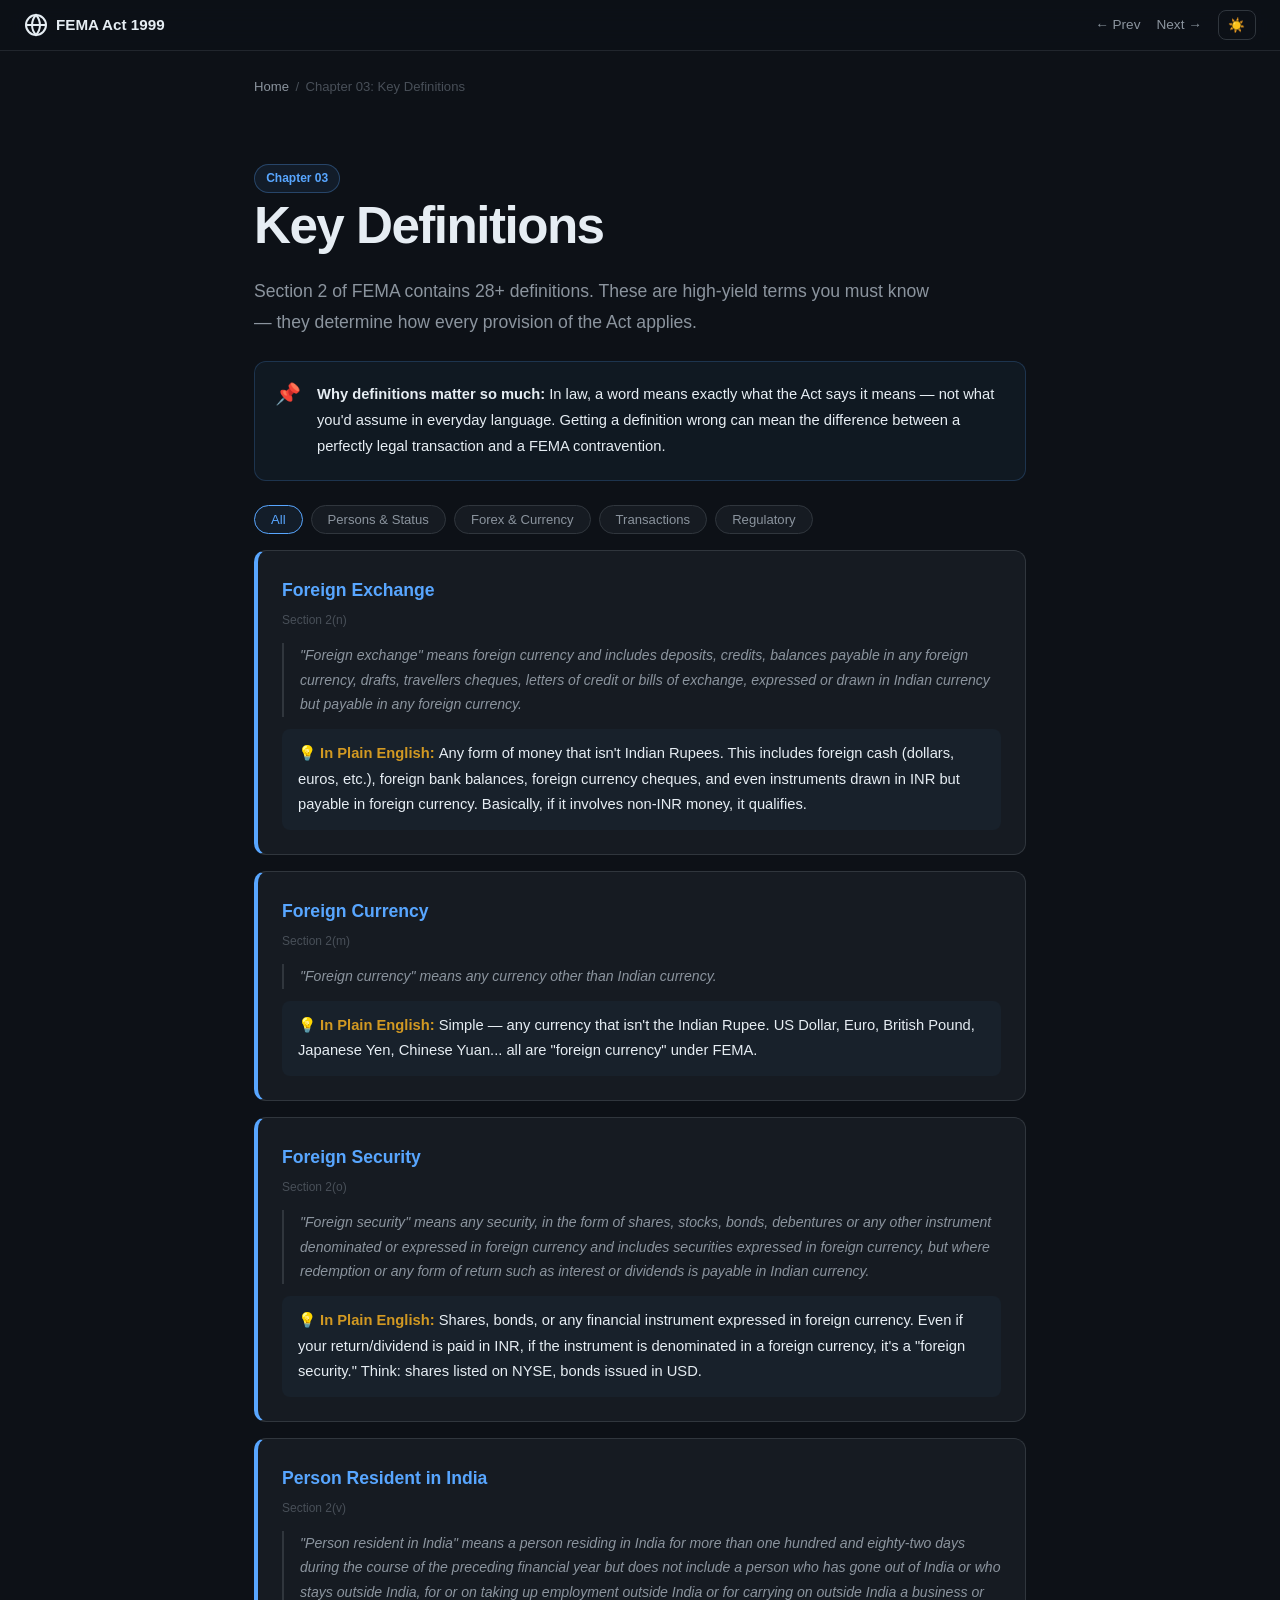
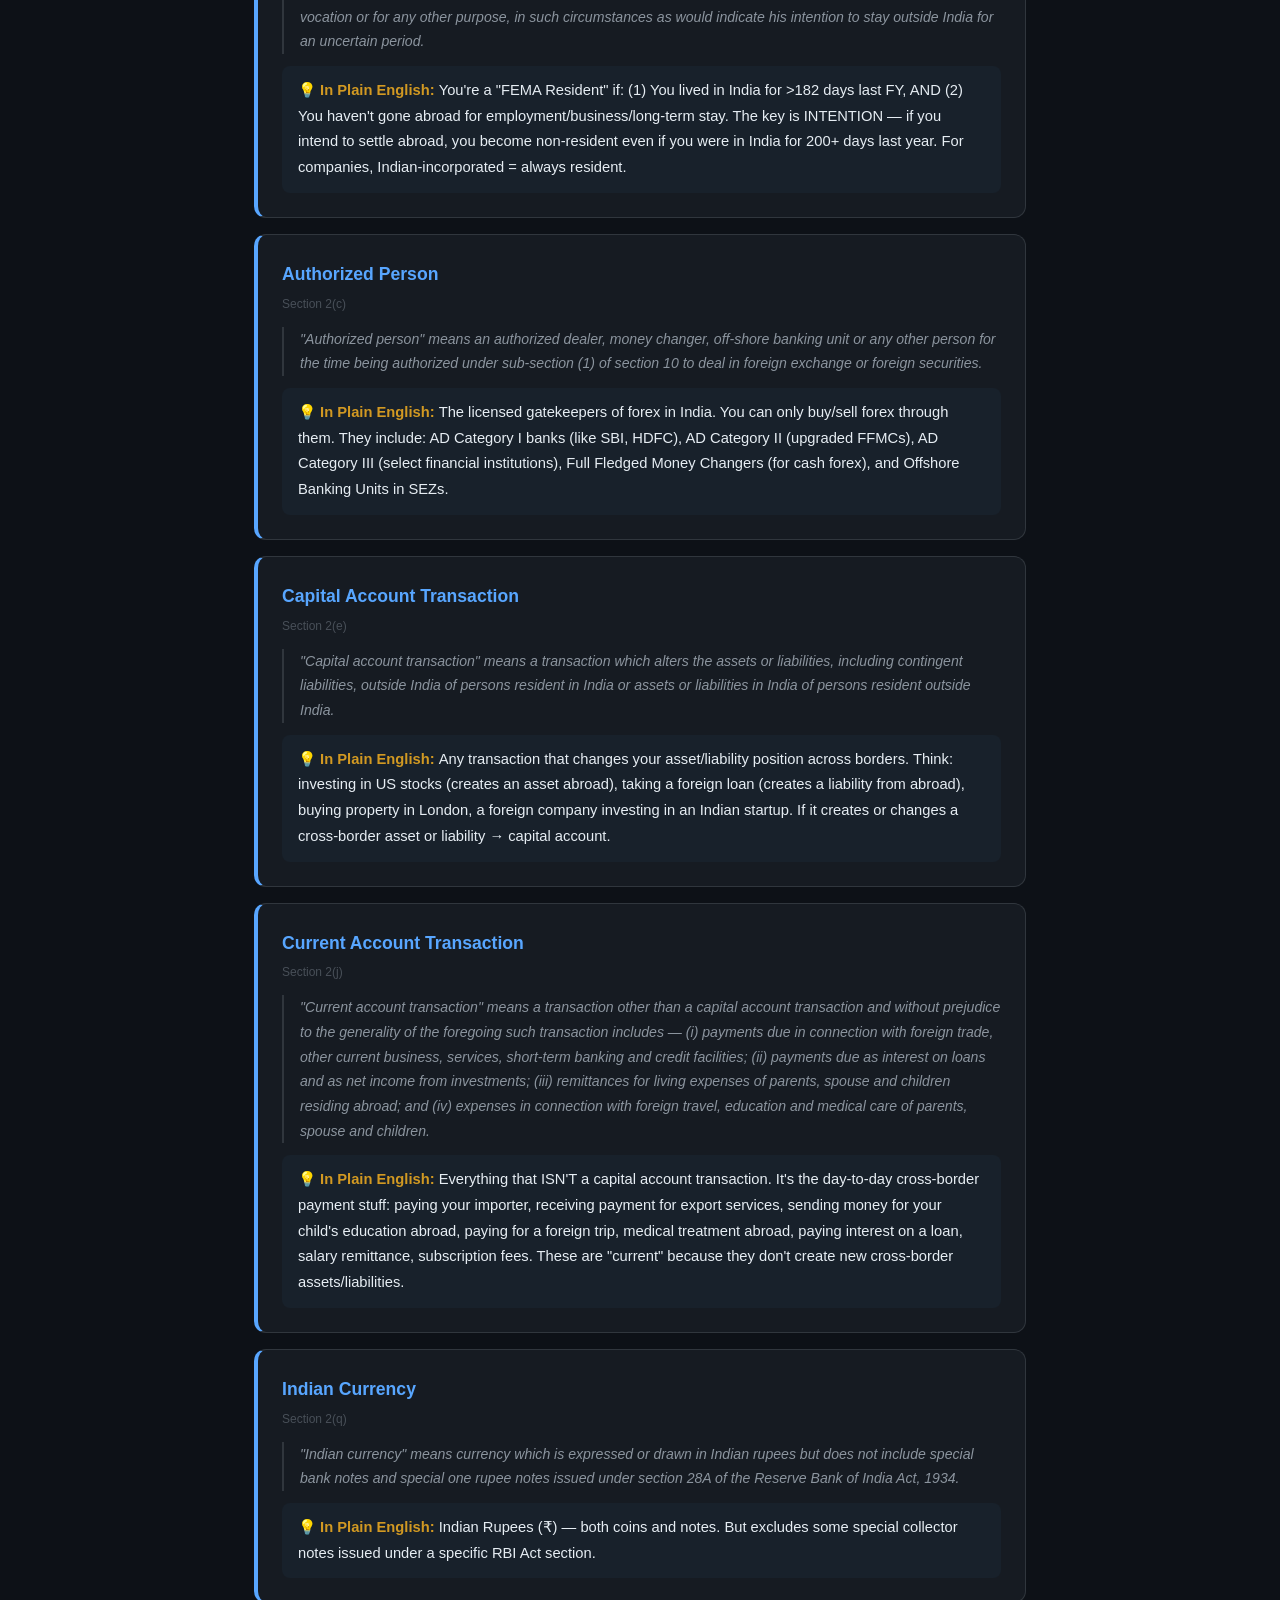
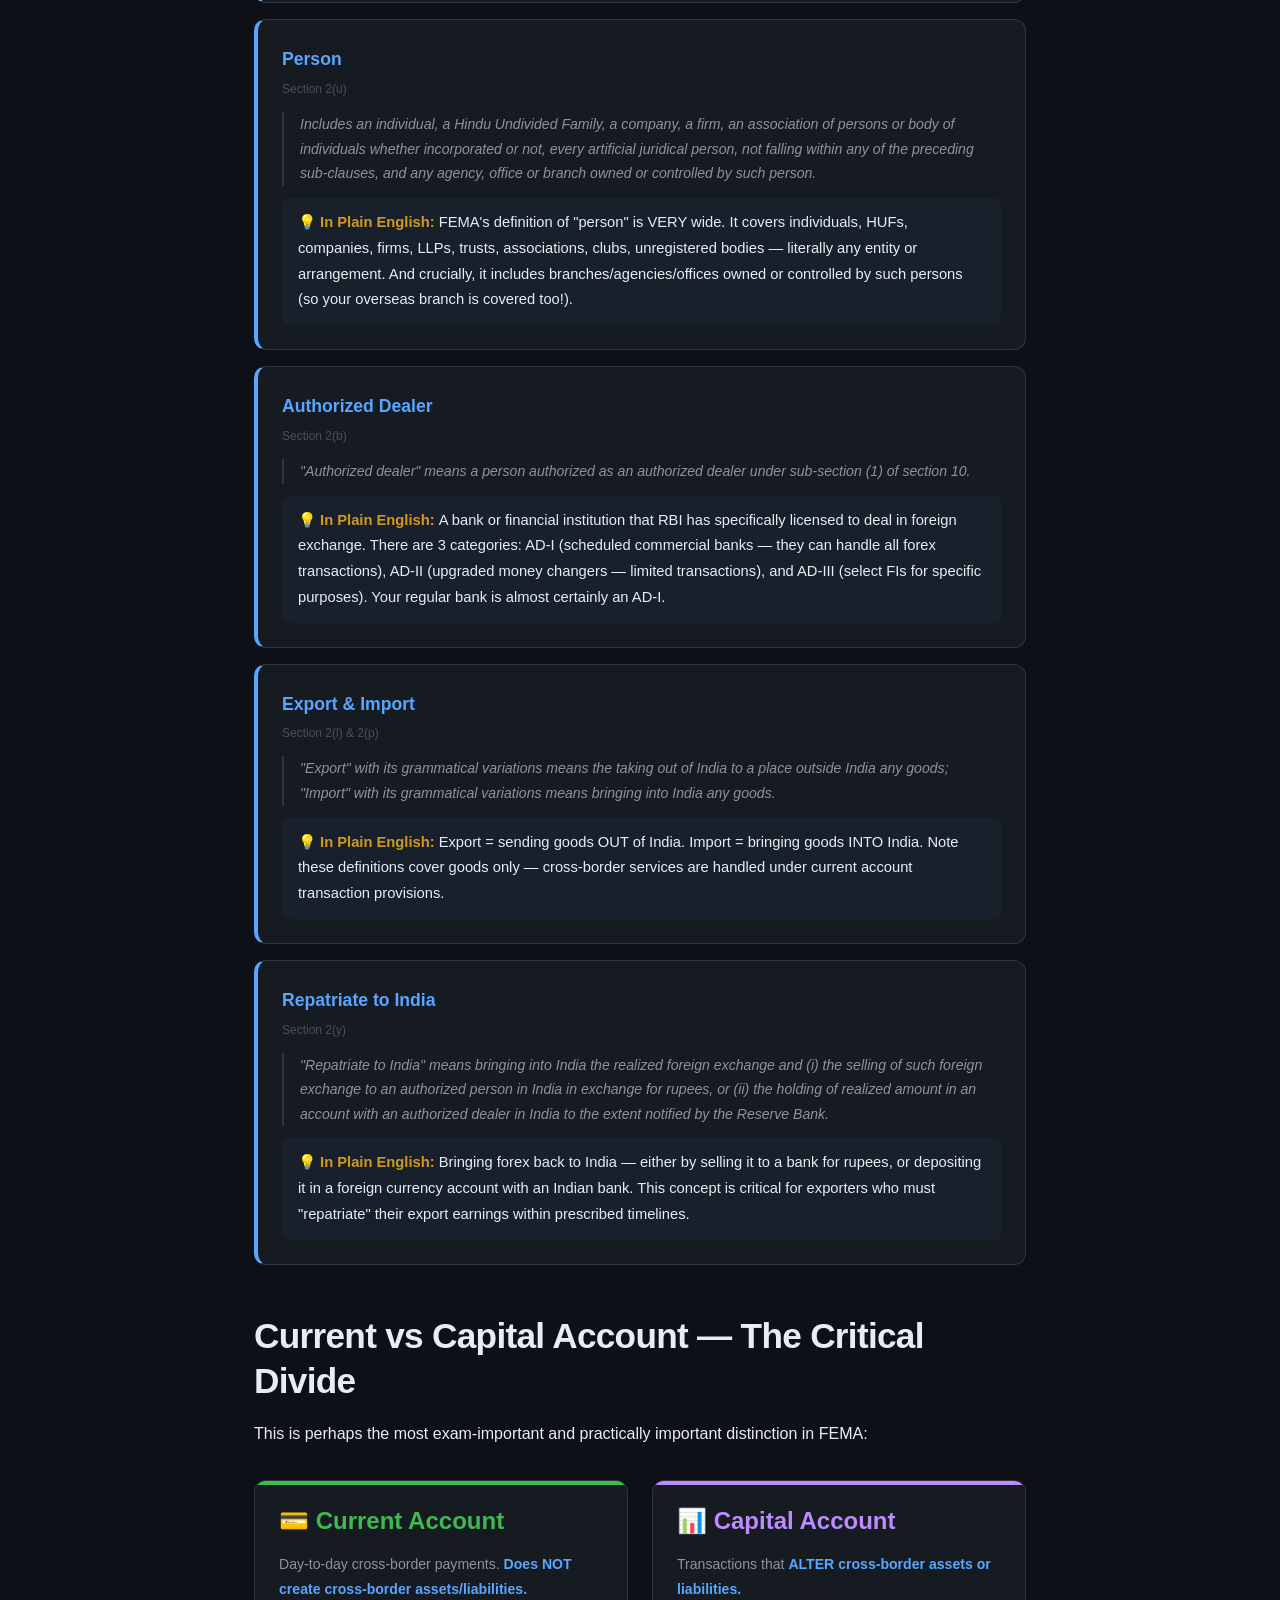
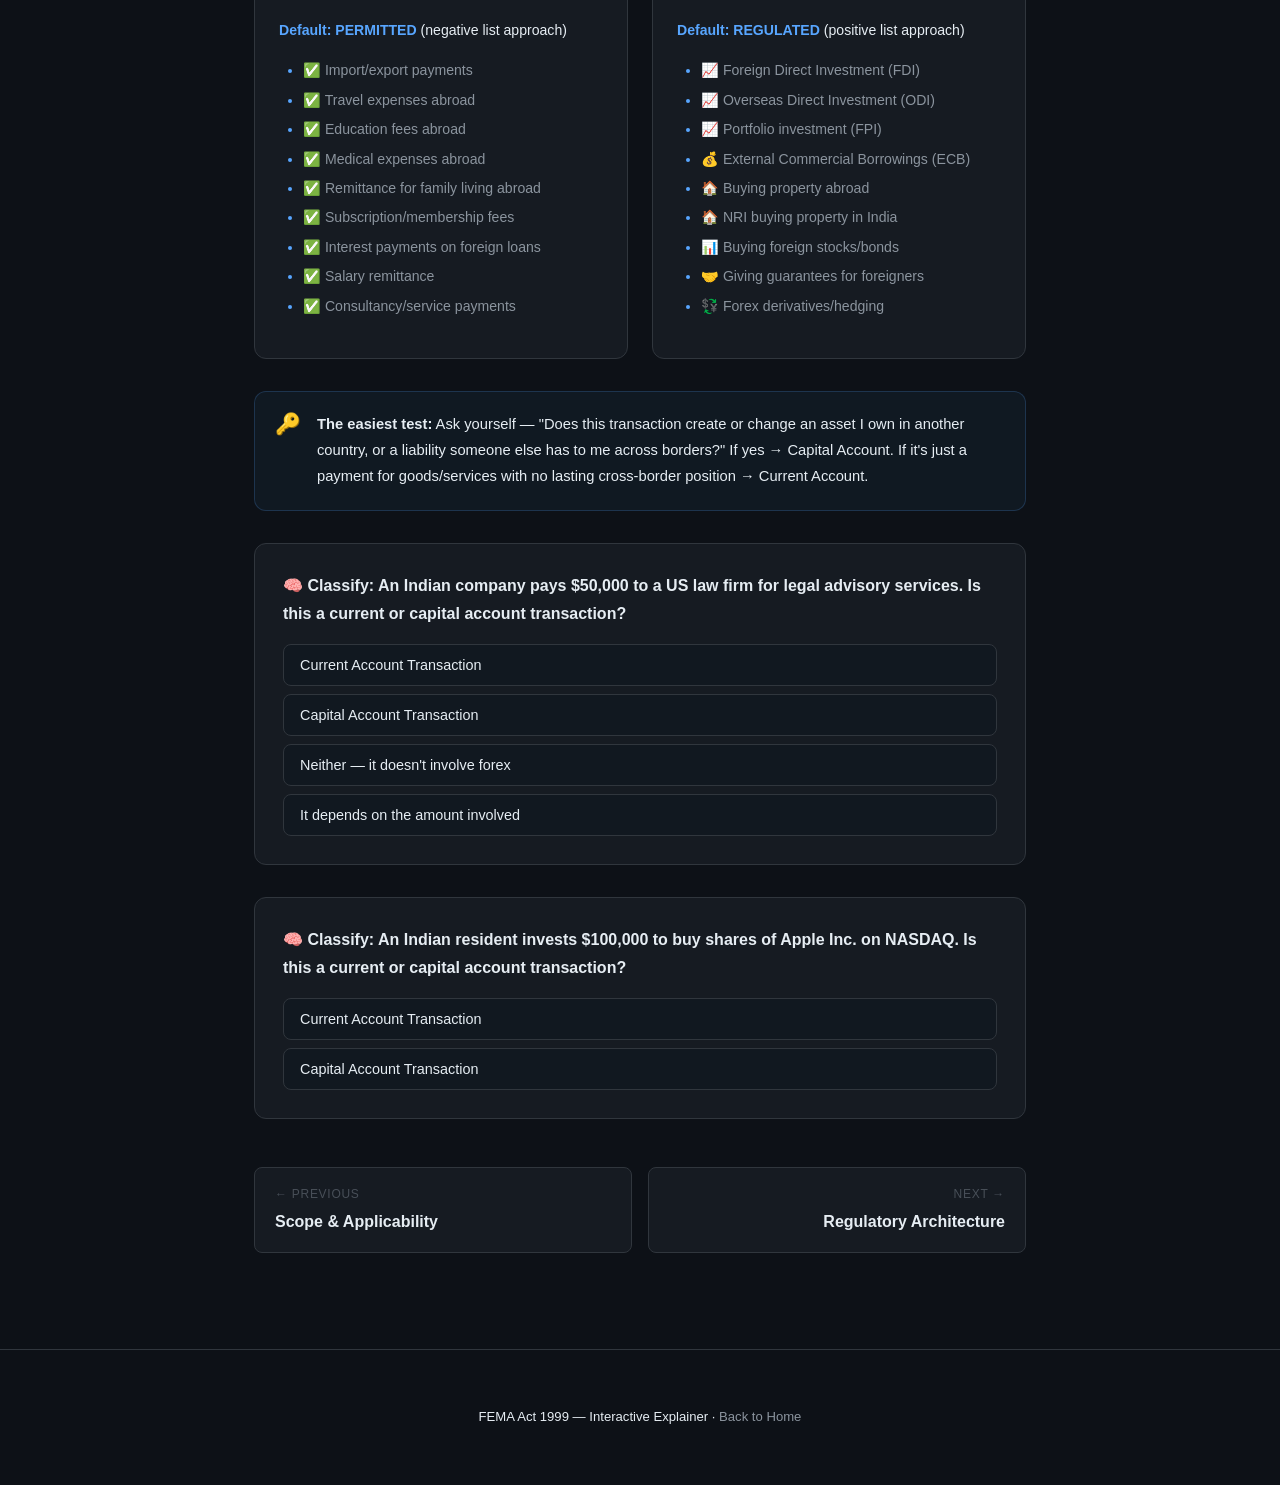
<file: 03-key-definitions/index.html>
<!DOCTYPE html>
<html lang="en" data-theme="dark">
<head>
  <meta charset="UTF-8">
  <meta name="viewport" content="width=device-width, initial-scale=1.0">
  <title>Key Definitions — FEMA Act 1999</title>
  <link rel="stylesheet" href="../css/common.css">
  <style>
    .def-card {
      background: var(--bg-card);
      border: 1px solid var(--border);
      border-radius: var(--radius);
      padding: 1.5rem;
      margin: 1rem 0;
      border-left: 4px solid var(--accent);
      transition: all 0.3s;
    }
    .def-card:hover { border-left-color: var(--accent-hover); }
    .def-card .def-term {
      font-size: 1.1rem;
      font-weight: 700;
      color: var(--accent);
      margin-bottom: 0.25rem;
    }
    .def-card .def-section {
      font-size: 0.75rem;
      color: var(--text-dim);
      margin-bottom: 0.5rem;
    }
    .def-card .def-legal {
      font-style: italic;
      color: var(--text-muted);
      font-size: 0.88rem;
      border-left: 2px solid var(--border);
      padding-left: 1rem;
      margin: 0.75rem 0;
    }
    .def-card .def-plain {
      font-size: 0.92rem;
      background: rgba(88,166,255,0.04);
      padding: 0.75rem 1rem;
      border-radius: var(--radius-sm);
      margin-top: 0.5rem;
    }
    .def-card .def-plain::before {
      content: '💡 In Plain English: ';
      font-weight: 700;
      color: var(--accent3);
    }
    .def-filter {
      display: flex;
      gap: 0.5rem;
      flex-wrap: wrap;
      margin: 1rem 0;
    }
    .def-filter .filter-btn {
      padding: 0.4rem 1rem;
      border: 1px solid var(--border);
      background: var(--bg-card);
      border-radius: 999px;
      font-size: 0.82rem;
      cursor: pointer;
      color: var(--text-muted);
      font-family: var(--font);
      transition: all 0.2s;
    }
    .def-filter .filter-btn:hover, .def-filter .filter-btn.active {
      border-color: var(--accent);
      color: var(--accent);
      background: rgba(88,166,255,0.08);
    }
    .current-capital-visual {
      display: grid;
      grid-template-columns: 1fr 1fr;
      gap: 1.5rem;
      margin: 2rem 0;
    }
    @media (max-width: 700px) { .current-capital-visual { grid-template-columns: 1fr; } }
    .cc-card {
      background: var(--bg-card);
      border: 1px solid var(--border);
      border-radius: var(--radius);
      padding: 1.5rem;
      position: relative;
      overflow: hidden;
    }
    .cc-card::before {
      content: '';
      position: absolute;
      top: 0; left: 0; right: 0;
      height: 4px;
    }
    .cc-card.current::before { background: var(--accent2); }
    .cc-card.capital::before { background: var(--accent5); }
    .cc-card h3 { margin-top: 0; }
    .cc-card .examples { font-size: 0.88rem; color: var(--text-muted); }
    .cc-card .examples li { margin: 0.3rem 0; }
  </style>
</head>
<body>
  <div class="reading-progress"><div class="fill"></div></div>
  <nav class="topnav">
    <a href="../index.html" class="logo">
      <svg viewBox="0 0 24 24" fill="none" stroke="currentColor" stroke-width="2"><circle cx="12" cy="12" r="10"/><path d="M2 12h20M12 2a15.3 15.3 0 0 1 4 10 15.3 15.3 0 0 1-4 10 15.3 15.3 0 0 1-4-10A15.3 15.3 0 0 1 12 2z"/></svg>
      FEMA Act 1999
    </a>
    <div class="nav-links">
      <a href="../02-scope-applicability/index.html">← Prev</a>
      <a href="../04-regulatory-architecture/index.html">Next →</a>
      <button class="theme-toggle">☀️</button>
    </div>
  </nav>
  <div style="height: 60px;"></div>
  <div class="container"><div class="breadcrumb"><a href="../index.html">Home</a><span class="sep">/</span><span>Chapter 03: Key Definitions</span></div></div>

  <section class="section">
    <div class="container">
      <div class="reveal">
        <span class="tag tag-blue">Chapter 03</span>
        <h1>Key Definitions</h1>
        <p style="font-size:1.1rem;color:var(--text-muted);max-width:680px;">
          Section 2 of FEMA contains 28+ definitions. These are high-yield terms you must know — they determine how every provision of the Act applies.
        </p>
      </div>

      <div class="callout reveal">
        <span class="callout-icon">📌</span>
        <div class="callout-body">
          <strong>Why definitions matter so much:</strong> In law, a word means exactly what the Act says it means — not what you'd assume in everyday language. Getting a definition wrong can mean the difference between a perfectly legal transaction and a FEMA contravention.
        </div>
      </div>

      <!-- Filter -->
      <div class="def-filter reveal" id="defFilter">
        <button class="filter-btn active" data-cat="all">All</button>
        <button class="filter-btn" data-cat="persons">Persons & Status</button>
        <button class="filter-btn" data-cat="forex">Forex & Currency</button>
        <button class="filter-btn" data-cat="transactions">Transactions</button>
        <button class="filter-btn" data-cat="regulatory">Regulatory</button>
      </div>

      <!-- Definitions -->
      <div id="defList">
        <!-- 1. Foreign Exchange -->
        <div class="def-card reveal" data-cat="forex">
          <div class="def-term">Foreign Exchange</div>
          <div class="def-section">Section 2(n)</div>
          <div class="def-legal">"Foreign exchange" means foreign currency and includes deposits, credits, balances payable in any foreign currency, drafts, travellers cheques, letters of credit or bills of exchange, expressed or drawn in Indian currency but payable in any foreign currency.</div>
          <div class="def-plain">Any form of money that isn't Indian Rupees. This includes foreign cash (dollars, euros, etc.), foreign bank balances, foreign currency cheques, and even instruments drawn in INR but payable in foreign currency. Basically, if it involves non-INR money, it qualifies.</div>
        </div>

        <!-- 2. Foreign Currency -->
        <div class="def-card reveal" data-cat="forex">
          <div class="def-term">Foreign Currency</div>
          <div class="def-section">Section 2(m)</div>
          <div class="def-legal">"Foreign currency" means any currency other than Indian currency.</div>
          <div class="def-plain">Simple — any currency that isn't the Indian Rupee. US Dollar, Euro, British Pound, Japanese Yen, Chinese Yuan... all are "foreign currency" under FEMA.</div>
        </div>

        <!-- 3. Foreign Security -->
        <div class="def-card reveal" data-cat="forex">
          <div class="def-term">Foreign Security</div>
          <div class="def-section">Section 2(o)</div>
          <div class="def-legal">"Foreign security" means any security, in the form of shares, stocks, bonds, debentures or any other instrument denominated or expressed in foreign currency and includes securities expressed in foreign currency, but where redemption or any form of return such as interest or dividends is payable in Indian currency.</div>
          <div class="def-plain">Shares, bonds, or any financial instrument expressed in foreign currency. Even if your return/dividend is paid in INR, if the instrument is denominated in a foreign currency, it's a "foreign security." Think: shares listed on NYSE, bonds issued in USD.</div>
        </div>

        <!-- 4. Person Resident in India -->
        <div class="def-card reveal" data-cat="persons">
          <div class="def-term">Person Resident in India</div>
          <div class="def-section">Section 2(v)</div>
          <div class="def-legal">"Person resident in India" means a person residing in India for more than one hundred and eighty-two days during the course of the preceding financial year but does not include a person who has gone out of India or who stays outside India, for or on taking up employment outside India or for carrying on outside India a business or vocation or for any other purpose, in such circumstances as would indicate his intention to stay outside India for an uncertain period.</div>
          <div class="def-plain">You're a "FEMA Resident" if: (1) You lived in India for &gt;182 days last FY, AND (2) You haven't gone abroad for employment/business/long-term stay. The key is INTENTION — if you intend to settle abroad, you become non-resident even if you were in India for 200+ days last year. For companies, Indian-incorporated = always resident.</div>
        </div>

        <!-- 5. Authorized Person -->
        <div class="def-card reveal" data-cat="regulatory">
          <div class="def-term">Authorized Person</div>
          <div class="def-section">Section 2(c)</div>
          <div class="def-legal">"Authorized person" means an authorized dealer, money changer, off-shore banking unit or any other person for the time being authorized under sub-section (1) of section 10 to deal in foreign exchange or foreign securities.</div>
          <div class="def-plain">The licensed gatekeepers of forex in India. You can only buy/sell forex through them. They include: AD Category I banks (like SBI, HDFC), AD Category II (upgraded FFMCs), AD Category III (select financial institutions), Full Fledged Money Changers (for cash forex), and Offshore Banking Units in SEZs.</div>
        </div>

        <!-- 6. Capital Account Transaction -->
        <div class="def-card reveal" data-cat="transactions">
          <div class="def-term">Capital Account Transaction</div>
          <div class="def-section">Section 2(e)</div>
          <div class="def-legal">"Capital account transaction" means a transaction which alters the assets or liabilities, including contingent liabilities, outside India of persons resident in India or assets or liabilities in India of persons resident outside India.</div>
          <div class="def-plain">Any transaction that changes your asset/liability position across borders. Think: investing in US stocks (creates an asset abroad), taking a foreign loan (creates a liability from abroad), buying property in London, a foreign company investing in an Indian startup. If it creates or changes a cross-border asset or liability → capital account.</div>
        </div>

        <!-- 7. Current Account Transaction -->
        <div class="def-card reveal" data-cat="transactions">
          <div class="def-term">Current Account Transaction</div>
          <div class="def-section">Section 2(j)</div>
          <div class="def-legal">"Current account transaction" means a transaction other than a capital account transaction and without prejudice to the generality of the foregoing such transaction includes — (i) payments due in connection with foreign trade, other current business, services, short-term banking and credit facilities; (ii) payments due as interest on loans and as net income from investments; (iii) remittances for living expenses of parents, spouse and children residing abroad; and (iv) expenses in connection with foreign travel, education and medical care of parents, spouse and children.</div>
          <div class="def-plain">Everything that ISN'T a capital account transaction. It's the day-to-day cross-border payment stuff: paying your importer, receiving payment for export services, sending money for your child's education abroad, paying for a foreign trip, medical treatment abroad, paying interest on a loan, salary remittance, subscription fees. These are "current" because they don't create new cross-border assets/liabilities.</div>
        </div>

        <!-- 8. Indian Currency -->
        <div class="def-card reveal" data-cat="forex">
          <div class="def-term">Indian Currency</div>
          <div class="def-section">Section 2(q)</div>
          <div class="def-legal">"Indian currency" means currency which is expressed or drawn in Indian rupees but does not include special bank notes and special one rupee notes issued under section 28A of the Reserve Bank of India Act, 1934.</div>
          <div class="def-plain">Indian Rupees (₹) — both coins and notes. But excludes some special collector notes issued under a specific RBI Act section.</div>
        </div>

        <!-- 9. Person -->
        <div class="def-card reveal" data-cat="persons">
          <div class="def-term">Person</div>
          <div class="def-section">Section 2(u)</div>
          <div class="def-legal">Includes an individual, a Hindu Undivided Family, a company, a firm, an association of persons or body of individuals whether incorporated or not, every artificial juridical person, not falling within any of the preceding sub-clauses, and any agency, office or branch owned or controlled by such person.</div>
          <div class="def-plain">FEMA's definition of "person" is VERY wide. It covers individuals, HUFs, companies, firms, LLPs, trusts, associations, clubs, unregistered bodies — literally any entity or arrangement. And crucially, it includes branches/agencies/offices owned or controlled by such persons (so your overseas branch is covered too!).</div>
        </div>

        <!-- 10. Authorized Dealer -->
        <div class="def-card reveal" data-cat="regulatory">
          <div class="def-term">Authorized Dealer</div>
          <div class="def-section">Section 2(b)</div>
          <div class="def-legal">"Authorized dealer" means a person authorized as an authorized dealer under sub-section (1) of section 10.</div>
          <div class="def-plain">A bank or financial institution that RBI has specifically licensed to deal in foreign exchange. There are 3 categories: AD-I (scheduled commercial banks — they can handle all forex transactions), AD-II (upgraded money changers — limited transactions), and AD-III (select FIs for specific purposes). Your regular bank is almost certainly an AD-I.</div>
        </div>

        <!-- 11. Export / Import -->
        <div class="def-card reveal" data-cat="transactions">
          <div class="def-term">Export & Import</div>
          <div class="def-section">Section 2(l) & 2(p)</div>
          <div class="def-legal">"Export" with its grammatical variations means the taking out of India to a place outside India any goods; "Import" with its grammatical variations means bringing into India any goods.</div>
          <div class="def-plain">Export = sending goods OUT of India. Import = bringing goods INTO India. Note these definitions cover goods only — cross-border services are handled under current account transaction provisions.</div>
        </div>

        <!-- 12. Repatriate to India -->
        <div class="def-card reveal" data-cat="transactions">
          <div class="def-term">Repatriate to India</div>
          <div class="def-section">Section 2(y)</div>
          <div class="def-legal">"Repatriate to India" means bringing into India the realized foreign exchange and (i) the selling of such foreign exchange to an authorized person in India in exchange for rupees, or (ii) the holding of realized amount in an account with an authorized dealer in India to the extent notified by the Reserve Bank.</div>
          <div class="def-plain">Bringing forex back to India — either by selling it to a bank for rupees, or depositing it in a foreign currency account with an Indian bank. This concept is critical for exporters who must "repatriate" their export earnings within prescribed timelines.</div>
        </div>
      </div>

      <!-- Current vs Capital - Visual -->
      <h2 class="reveal">Current vs Capital Account — The Critical Divide</h2>
      <p class="reveal">This is perhaps the most exam-important and practically important distinction in FEMA:</p>

      <div class="current-capital-visual reveal">
        <div class="cc-card current">
          <h3 style="color:var(--accent2);">💳 Current Account</h3>
          <p style="font-size:0.88rem;color:var(--text-muted);">Day-to-day cross-border payments. <strong>Does NOT create cross-border assets/liabilities.</strong></p>
          <p style="font-size:0.88rem;"><strong>Default: PERMITTED</strong> (negative list approach)</p>
          <ul class="examples">
            <li>✅ Import/export payments</li>
            <li>✅ Travel expenses abroad</li>
            <li>✅ Education fees abroad</li>
            <li>✅ Medical expenses abroad</li>
            <li>✅ Remittance for family living abroad</li>
            <li>✅ Subscription/membership fees</li>
            <li>✅ Interest payments on foreign loans</li>
            <li>✅ Salary remittance</li>
            <li>✅ Consultancy/service payments</li>
          </ul>
        </div>
        <div class="cc-card capital">
          <h3 style="color:var(--accent5);">📊 Capital Account</h3>
          <p style="font-size:0.88rem;color:var(--text-muted);">Transactions that <strong>ALTER cross-border assets or liabilities.</strong></p>
          <p style="font-size:0.88rem;"><strong>Default: REGULATED</strong> (positive list approach)</p>
          <ul class="examples">
            <li>📈 Foreign Direct Investment (FDI)</li>
            <li>📈 Overseas Direct Investment (ODI)</li>
            <li>📈 Portfolio investment (FPI)</li>
            <li>💰 External Commercial Borrowings (ECB)</li>
            <li>🏠 Buying property abroad</li>
            <li>🏠 NRI buying property in India</li>
            <li>📊 Buying foreign stocks/bonds</li>
            <li>🤝 Giving guarantees for foreigners</li>
            <li>💱 Forex derivatives/hedging</li>
          </ul>
        </div>
      </div>

      <div class="callout reveal">
        <span class="callout-icon">🔑</span>
        <div class="callout-body">
          <strong>The easiest test:</strong> Ask yourself — "Does this transaction create or change an asset I own in another country, or a liability someone else has to me across borders?" If yes → Capital Account. If it's just a payment for goods/services with no lasting cross-border position → Current Account.
        </div>
      </div>

      <!-- Quiz -->
      <div class="quiz-box reveal">
        <div class="quiz-q">🧠 Classify: An Indian company pays $50,000 to a US law firm for legal advisory services. Is this a current or capital account transaction?</div>
        <div class="quiz-options">
          <button class="quiz-opt" data-correct="true">Current Account Transaction</button>
          <button class="quiz-opt" data-correct="false">Capital Account Transaction</button>
          <button class="quiz-opt" data-correct="false">Neither — it doesn't involve forex</button>
          <button class="quiz-opt" data-correct="false">It depends on the amount involved</button>
        </div>
        <div class="quiz-feedback" 
          data-correct="Correct! Paying for legal services is a payment for services — a current account transaction. No cross-border asset or liability is created. The Indian company doesn't own anything in the US after this payment." 
          data-wrong="The correct answer is Current Account. Paying for legal services doesn't create a cross-border asset or liability — it's just a service payment (current account), regardless of the amount.">
        </div>
      </div>

      <div class="quiz-box reveal">
        <div class="quiz-q">🧠 Classify: An Indian resident invests $100,000 to buy shares of Apple Inc. on NASDAQ. Is this a current or capital account transaction?</div>
        <div class="quiz-options">
          <button class="quiz-opt" data-correct="false">Current Account Transaction</button>
          <button class="quiz-opt" data-correct="true">Capital Account Transaction</button>
        </div>
        <div class="quiz-feedback" 
          data-correct="Correct! Buying shares in a foreign company creates an asset outside India for a person resident in India — that's a capital account transaction. It would typically be done under the LRS route." 
          data-wrong="Buying foreign shares creates a new asset outside India for a resident — that alters assets outside India, making it a capital account transaction.">
        </div>
      </div>

      <div class="page-nav reveal">
        <a href="../02-scope-applicability/index.html"><span class="nav-dir">← Previous</span><span class="nav-title">Scope & Applicability</span></a>
        <a href="../04-regulatory-architecture/index.html"><span class="nav-dir">Next →</span><span class="nav-title">Regulatory Architecture</span></a>
      </div>
    </div>
  </section>

  <footer class="site-footer"><p>FEMA Act 1999 — Interactive Explainer · <a href="../index.html">Back to Home</a></p></footer>
  <script src="../js/common.js"></script>
  <script>
    // Definition filter
    document.querySelectorAll('#defFilter .filter-btn').forEach(btn => {
      btn.addEventListener('click', () => {
        document.querySelectorAll('#defFilter .filter-btn').forEach(b => b.classList.remove('active'));
        btn.classList.add('active');
        const cat = btn.dataset.cat;
        document.querySelectorAll('#defList .def-card').forEach(card => {
          if (cat === 'all' || card.dataset.cat === cat) {
            card.style.display = '';
          } else {
            card.style.display = 'none';
          }
        });
      });
    });
  </script>
</body>
</html>
</file>
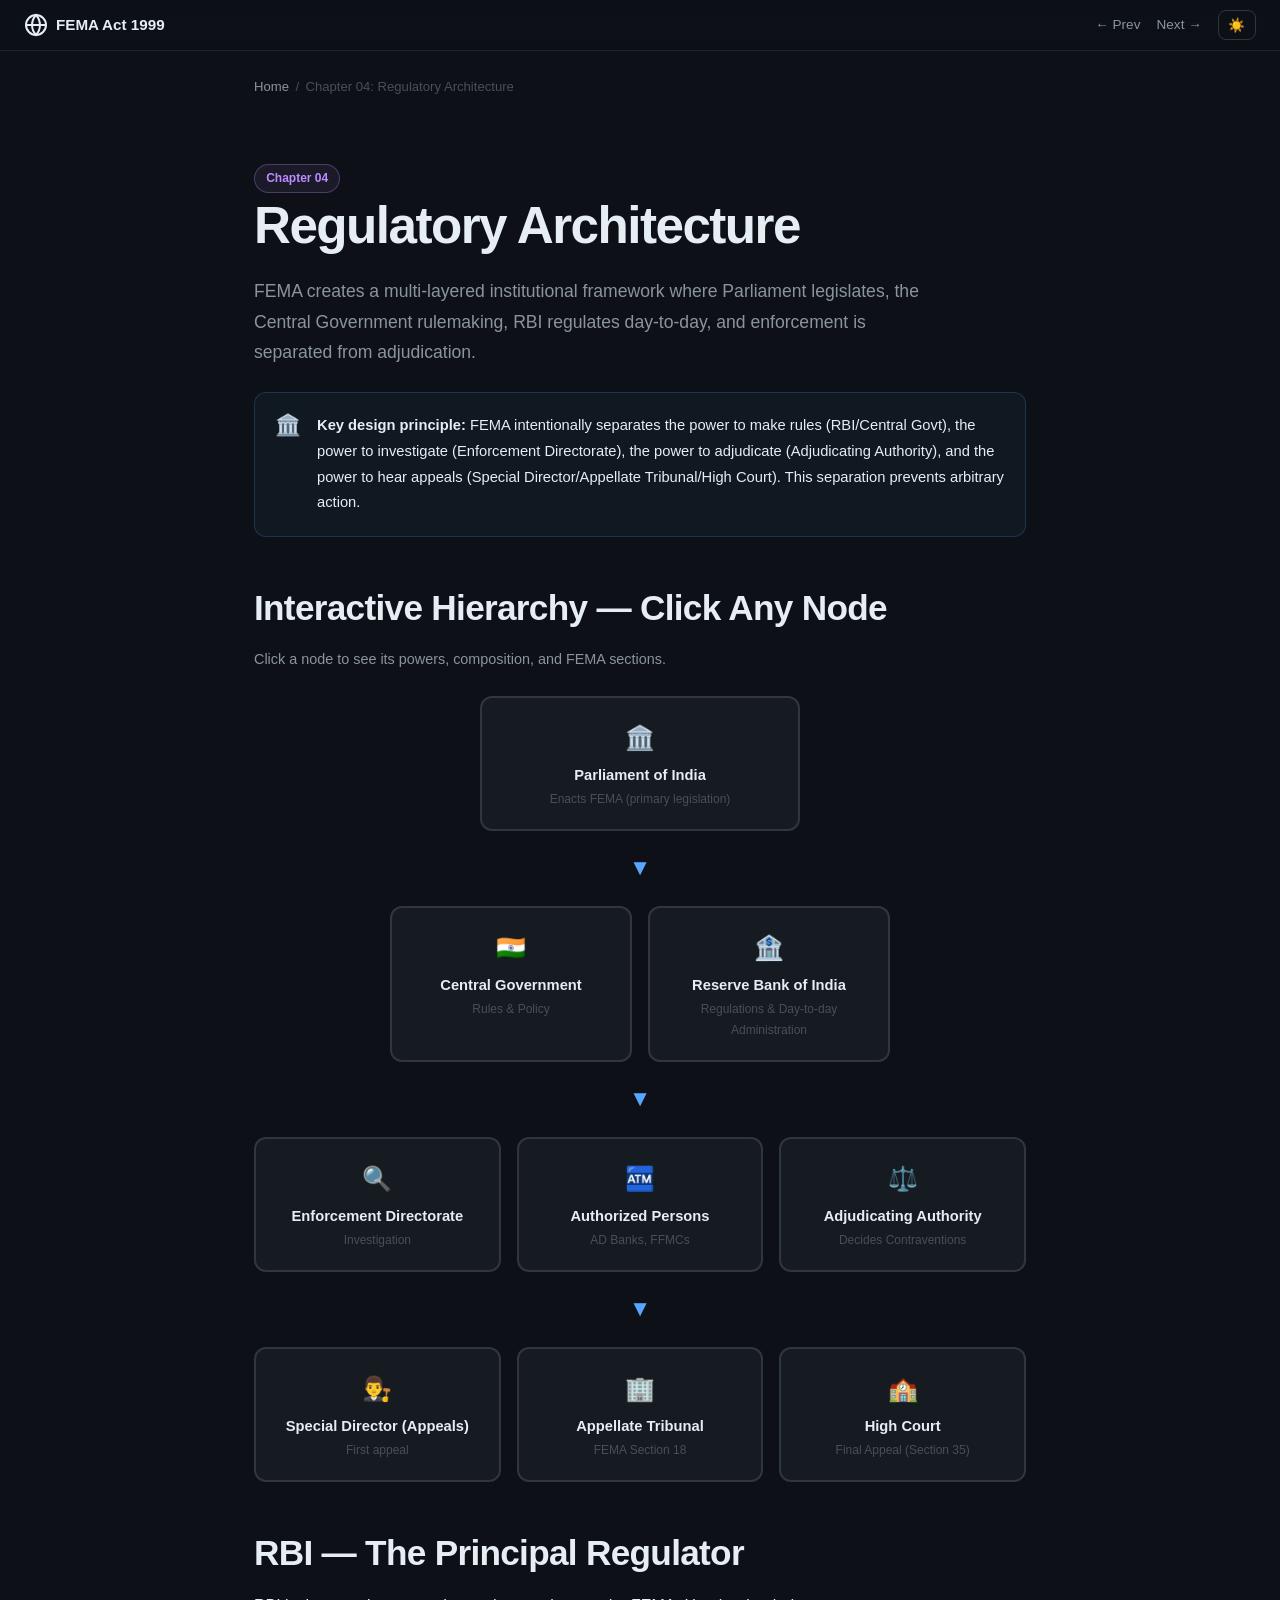
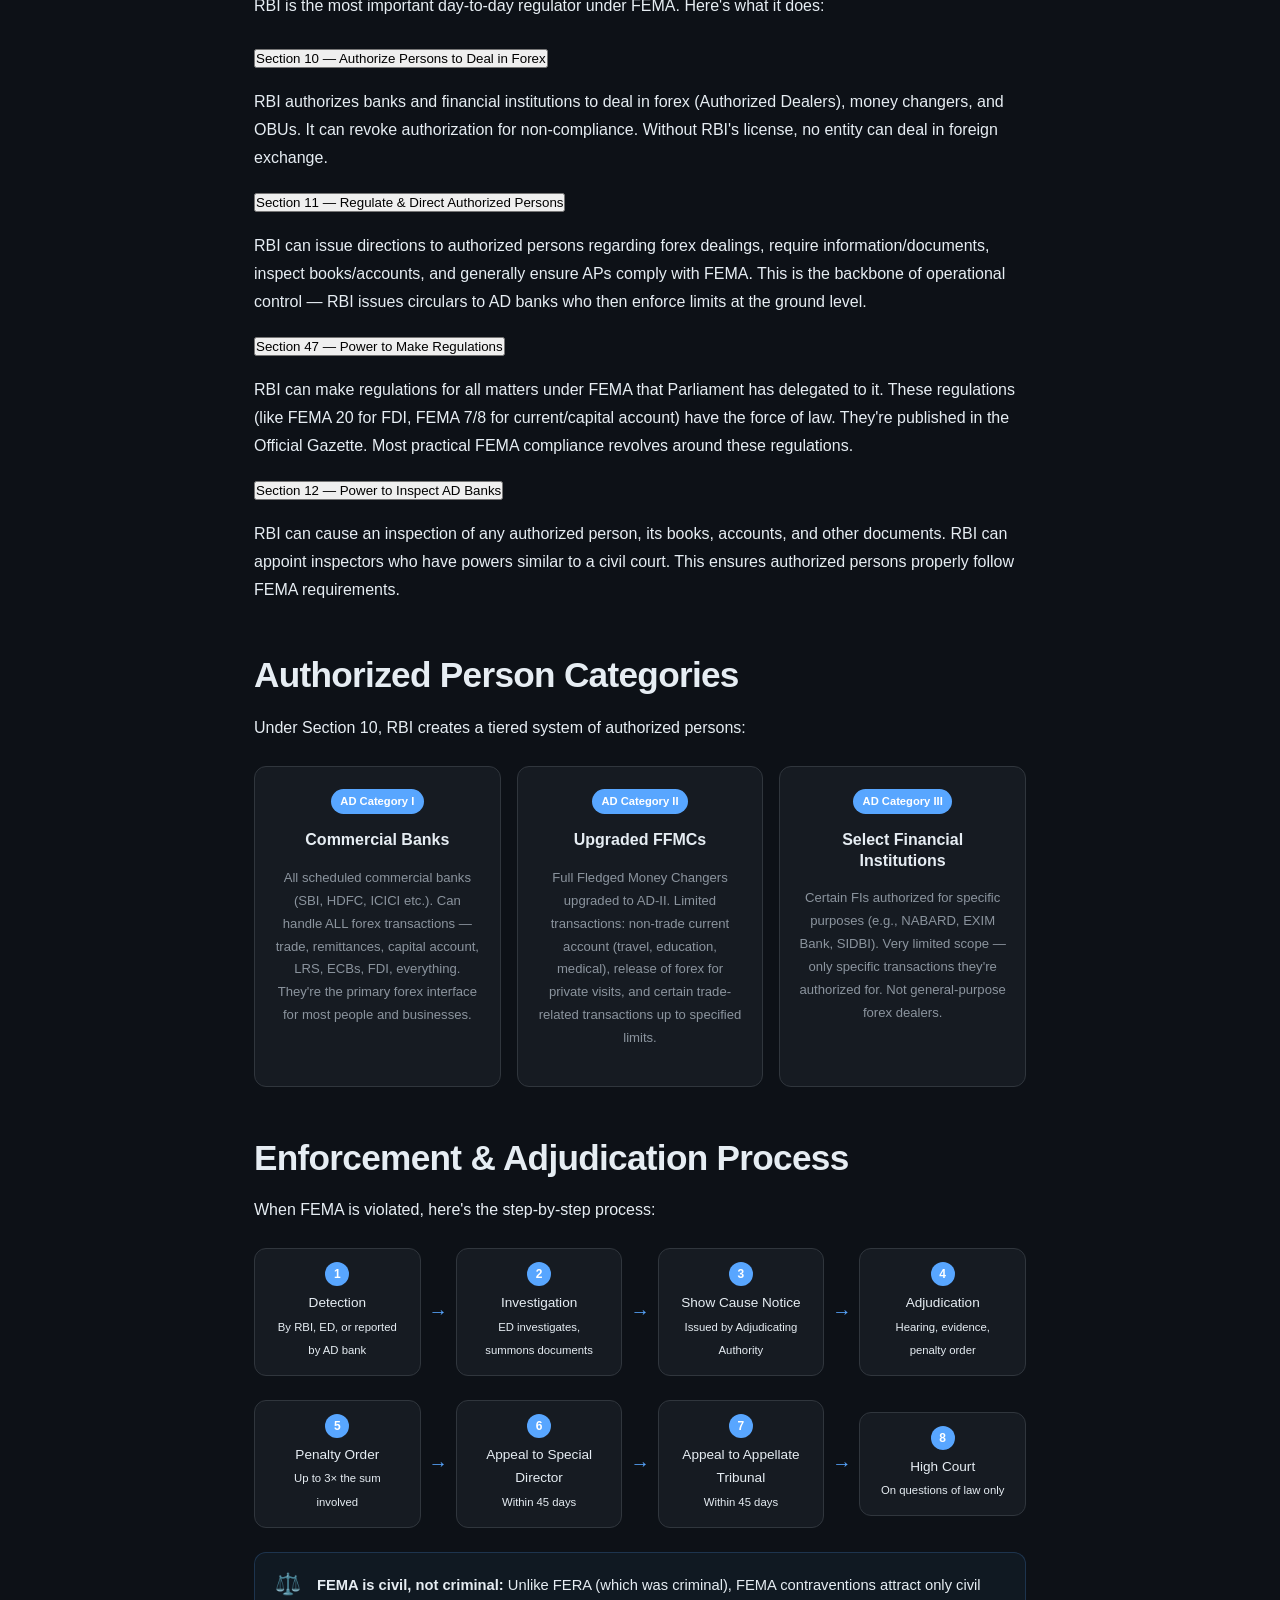
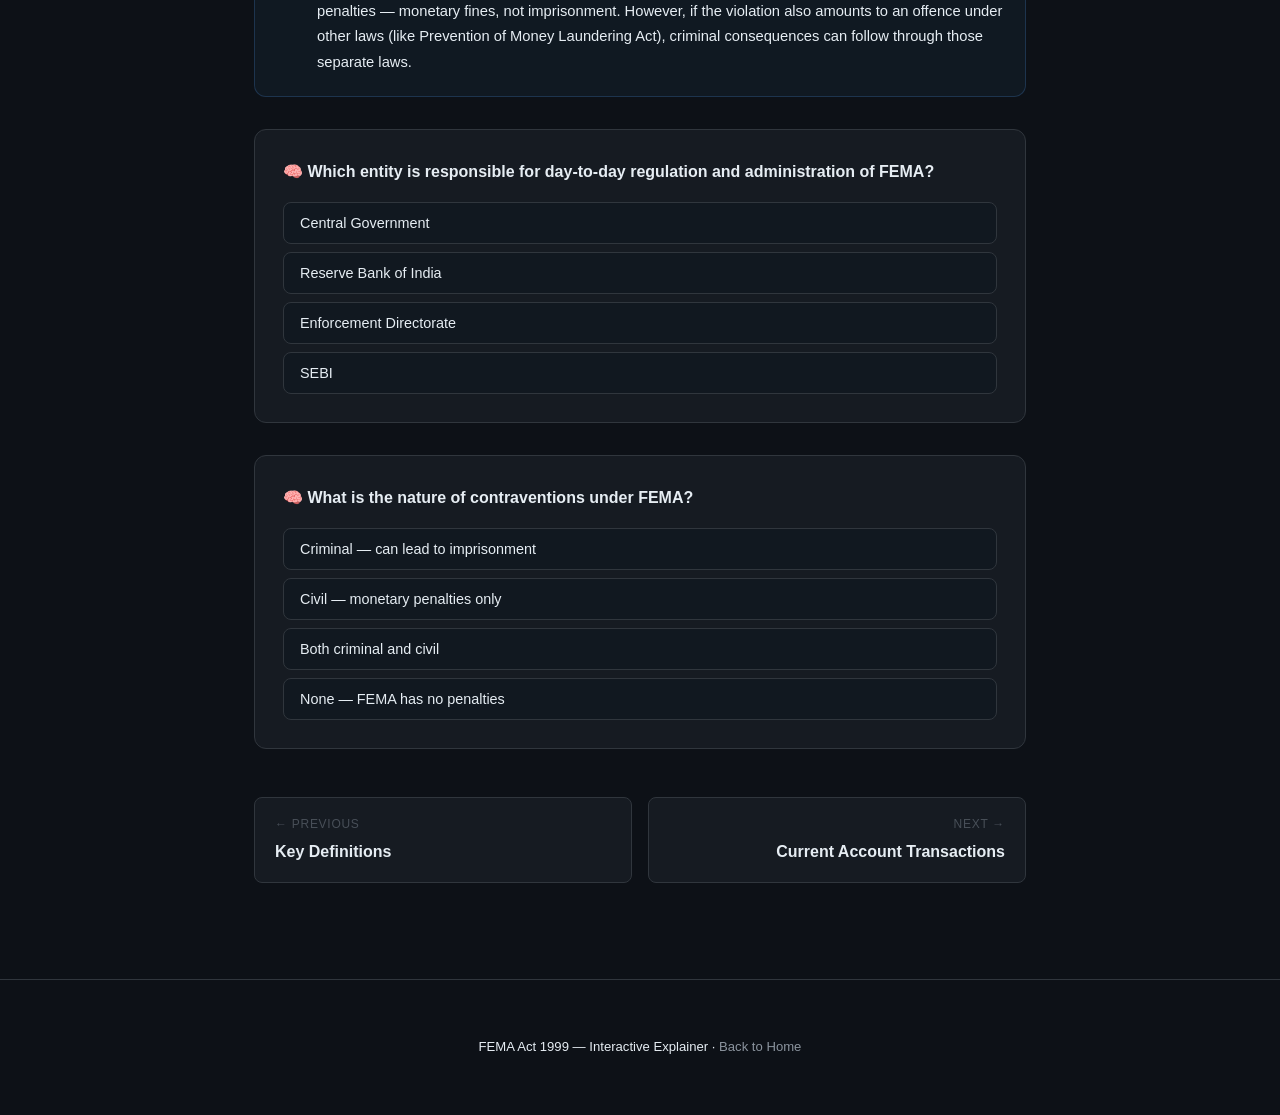
<file: 04-regulatory-architecture/index.html>
<!DOCTYPE html>
<html lang="en" data-theme="dark">
<head>
  <meta charset="UTF-8">
  <meta name="viewport" content="width=device-width, initial-scale=1.0">
  <title>Regulatory Architecture — FEMA Act 1999</title>
  <link rel="stylesheet" href="../css/common.css">
  <style>
    .org-node {
      background: var(--bg-card);
      border: 2px solid var(--border);
      border-radius: var(--radius);
      padding: 1.2rem 1.5rem;
      cursor: pointer;
      transition: all 0.3s;
      text-align: center;
      position: relative;
    }
    .org-node:hover, .org-node.active {
      border-color: var(--accent);
      box-shadow: 0 0 20px rgba(88,166,255,0.15);
    }
    .org-node .node-icon { font-size: 1.5rem; margin-bottom: 0.25rem; }
    .org-node .node-title { font-weight: 700; font-size: 0.92rem; }
    .org-node .node-subtitle { color: var(--text-dim); font-size: 0.75rem; }
    .org-grid {
      display: grid;
      gap: 1rem;
      margin: 1.5rem 0;
    }
    .org-level-1 { grid-template-columns: 1fr; max-width:320px; margin-left:auto;margin-right:auto; }
    .org-level-2 { grid-template-columns: 1fr 1fr; max-width:500px; margin-left:auto;margin-right:auto; }
    .org-level-3 { grid-template-columns: repeat(3, 1fr); }
    .org-level-4 { grid-template-columns: repeat(3, 1fr); }
    @media(max-width:700px){
      .org-level-3, .org-level-4, .org-level-2 { grid-template-columns: 1fr; }
    }
    .org-connector {
      text-align: center;
      color: var(--accent);
      font-size: 1.4rem;
      line-height: 1.2;
    }
    .detail-panel {
      background: var(--bg-card);
      border: 1px solid var(--accent);
      border-radius: var(--radius);
      padding: 2rem;
      margin: 1.5rem 0;
      display: none;
      animation: fadeSlideIn 0.3s ease;
    }
    .detail-panel.visible { display: block; }
    @keyframes fadeSlideIn { from { opacity:0; transform: translateY(-10px); } to { opacity:1; transform: translateY(0); } }
    .detail-panel h3 { margin-top: 0; color: var(--accent); }
    .power-list { list-style: none; padding: 0; }
    .power-list li { padding: 0.5rem 0; border-bottom: 1px solid var(--border); font-size: 0.9rem; }
    .power-list li:last-child { border: none; }
    .power-list li::before { content: '⚡ '; }
    .process-flow {
      display: flex;
      align-items: center;
      gap: 0.5rem;
      flex-wrap: wrap;
      margin: 1.5rem 0;
    }
    .process-step {
      background: var(--bg-card);
      border: 1px solid var(--border);
      border-radius: var(--radius);
      padding: 0.8rem 1.2rem;
      font-size: 0.85rem;
      text-align: center;
      flex: 1;
      min-width: 120px;
    }
    .process-step .step-num {
      display: inline-block;
      width: 24px; height: 24px;
      border-radius: 50%;
      background: var(--accent);
      color: #fff;
      font-size: 0.75rem;
      line-height: 24px;
      margin-bottom: 0.3rem;
      font-weight: 700;
    }
    .process-arrow { color: var(--accent); font-size: 1.2rem; flex-shrink: 0; }
    @media(max-width:600px) {
      .process-flow { flex-direction: column; }
      .process-arrow { transform: rotate(90deg); }
    }
    .ad-categories {
      display: grid;
      grid-template-columns: repeat(3, 1fr);
      gap: 1rem;
      margin: 1.5rem 0;
    }
    @media(max-width:700px) { .ad-categories { grid-template-columns: 1fr; } }
    .ad-cat {
      background: var(--bg-card);
      border: 1px solid var(--border);
      border-radius: var(--radius);
      padding: 1.2rem;
      text-align: center;
    }
    .ad-cat .cat-label {
      display: inline-block;
      background: var(--accent);
      color: #fff;
      font-size: 0.7rem;
      font-weight: 700;
      padding: 0.15rem 0.6rem;
      border-radius: 999px;
      margin-bottom: 0.5rem;
    }
    .ad-cat h4 { margin: 0.5rem 0 0.3rem; }
    .ad-cat .cat-desc { font-size: 0.82rem; color: var(--text-muted); }
  </style>
</head>
<body>
  <div class="reading-progress"><div class="fill"></div></div>
  <nav class="topnav">
    <a href="../index.html" class="logo">
      <svg viewBox="0 0 24 24" fill="none" stroke="currentColor" stroke-width="2"><circle cx="12" cy="12" r="10"/><path d="M2 12h20M12 2a15.3 15.3 0 0 1 4 10 15.3 15.3 0 0 1-4 10 15.3 15.3 0 0 1-4-10A15.3 15.3 0 0 1 12 2z"/></svg>
      FEMA Act 1999
    </a>
    <div class="nav-links">
      <a href="../03-key-definitions/index.html">← Prev</a>
      <a href="../05-current-account/index.html">Next →</a>
      <button class="theme-toggle">☀️</button>
    </div>
  </nav>
  <div style="height:60px;"></div>
  <div class="container"><div class="breadcrumb"><a href="../index.html">Home</a><span class="sep">/</span><span>Chapter 04: Regulatory Architecture</span></div></div>

  <section class="section">
    <div class="container">
      <div class="reveal">
        <span class="tag tag-purple">Chapter 04</span>
        <h1>Regulatory Architecture</h1>
        <p style="font-size:1.1rem;color:var(--text-muted);max-width:680px;">
          FEMA creates a multi-layered institutional framework where Parliament legislates, the Central Government rulemaking, RBI regulates day-to-day, and enforcement is separated from adjudication.
        </p>
      </div>

      <div class="callout reveal">
        <span class="callout-icon">🏛️</span>
        <div class="callout-body">
          <strong>Key design principle:</strong> FEMA intentionally separates the power to make rules (RBI/Central Govt), the power to investigate (Enforcement Directorate), the power to adjudicate (Adjudicating Authority), and the power to hear appeals (Special Director/Appellate Tribunal/High Court). This separation prevents arbitrary action.
        </div>
      </div>

      <!-- Interactive Org Chart -->
      <h2 class="reveal">Interactive Hierarchy — Click Any Node</h2>
      <p class="reveal" style="color:var(--text-muted);font-size:0.9rem;">Click a node to see its powers, composition, and FEMA sections.</p>

      <div class="org-grid org-level-1 reveal">
        <div class="org-node" data-info="parliament">
          <div class="node-icon">🏛️</div>
          <div class="node-title">Parliament of India</div>
          <div class="node-subtitle">Enacts FEMA (primary legislation)</div>
        </div>
      </div>
      <div class="org-connector reveal">▼</div>
      <div class="org-grid org-level-2 reveal">
        <div class="org-node" data-info="centgov">
          <div class="node-icon">🇮🇳</div>
          <div class="node-title">Central Government</div>
          <div class="node-subtitle">Rules & Policy</div>
        </div>
        <div class="org-node" data-info="rbi">
          <div class="node-icon">🏦</div>
          <div class="node-title">Reserve Bank of India</div>
          <div class="node-subtitle">Regulations & Day-to-day Administration</div>
        </div>
      </div>
      <div class="org-connector reveal">▼</div>
      <div class="org-grid org-level-3 reveal">
        <div class="org-node" data-info="ed">
          <div class="node-icon">🔍</div>
          <div class="node-title">Enforcement Directorate</div>
          <div class="node-subtitle">Investigation</div>
        </div>
        <div class="org-node" data-info="authperson">
          <div class="node-icon">🏧</div>
          <div class="node-title">Authorized Persons</div>
          <div class="node-subtitle">AD Banks, FFMCs</div>
        </div>
        <div class="org-node" data-info="adjauth">
          <div class="node-icon">⚖️</div>
          <div class="node-title">Adjudicating Authority</div>
          <div class="node-subtitle">Decides Contraventions</div>
        </div>
      </div>
      <div class="org-connector reveal">▼</div>
      <div class="org-grid org-level-4 reveal">
        <div class="org-node" data-info="specdir">
          <div class="node-icon">👨‍⚖️</div>
          <div class="node-title">Special Director (Appeals)</div>
          <div class="node-subtitle">First appeal</div>
        </div>
        <div class="org-node" data-info="tribunal">
          <div class="node-icon">🏢</div>
          <div class="node-title">Appellate Tribunal</div>
          <div class="node-subtitle">FEMA Section 18</div>
        </div>
        <div class="org-node" data-info="hc">
          <div class="node-icon">🏫</div>
          <div class="node-title">High Court</div>
          <div class="node-subtitle">Final Appeal (Section 35)</div>
        </div>
      </div>

      <!-- Detail Panel -->
      <div class="detail-panel" id="detailPanel">
        <h3 id="dp-title"></h3>
        <p id="dp-desc"></p>
        <h4 style="margin-top:1rem;">Key Powers & Functions</h4>
        <ul class="power-list" id="dp-powers"></ul>
        <p id="dp-sections" style="font-size:0.82rem;color:var(--text-dim);margin-top:1rem;"></p>
      </div>

      <!-- RBI's Powers -->
      <h2 class="reveal">RBI — The Principal Regulator</h2>
      <p class="reveal">RBI is the most important day-to-day regulator under FEMA. Here's what it does:</p>

      <div class="accordion reveal">
        <div class="acc-item">
          <button class="acc-trigger">Section 10 — Authorize Persons to Deal in Forex</button>
          <div class="acc-content"><p>RBI authorizes banks and financial institutions to deal in forex (Authorized Dealers), money changers, and OBUs. It can revoke authorization for non-compliance. Without RBI's license, no entity can deal in foreign exchange.</p></div>
        </div>
        <div class="acc-item">
          <button class="acc-trigger">Section 11 — Regulate & Direct Authorized Persons</button>
          <div class="acc-content"><p>RBI can issue directions to authorized persons regarding forex dealings, require information/documents, inspect books/accounts, and generally ensure APs comply with FEMA. This is the backbone of operational control — RBI issues circulars to AD banks who then enforce limits at the ground level.</p></div>
        </div>
        <div class="acc-item">
          <button class="acc-trigger">Section 47 — Power to Make Regulations</button>
          <div class="acc-content"><p>RBI can make regulations for all matters under FEMA that Parliament has delegated to it. These regulations (like FEMA 20 for FDI, FEMA 7/8 for current/capital account) have the force of law. They're published in the Official Gazette. Most practical FEMA compliance revolves around these regulations.</p></div>
        </div>
        <div class="acc-item">
          <button class="acc-trigger">Section 12 — Power to Inspect AD Banks</button>
          <div class="acc-content"><p>RBI can cause an inspection of any authorized person, its books, accounts, and other documents. RBI can appoint inspectors who have powers similar to a civil court. This ensures authorized persons properly follow FEMA requirements.</p></div>
        </div>
      </div>

      <!-- Authorized Persons Categories -->
      <h2 class="reveal">Authorized Person Categories</h2>
      <p class="reveal">Under Section 10, RBI creates a tiered system of authorized persons:</p>
      <div class="ad-categories reveal">
        <div class="ad-cat">
          <div class="cat-label">AD Category I</div>
          <h4>Commercial Banks</h4>
          <p class="cat-desc">All scheduled commercial banks (SBI, HDFC, ICICI etc.). Can handle ALL forex transactions — trade, remittances, capital account, LRS, ECBs, FDI, everything. They're the primary forex interface for most people and businesses.</p>
        </div>
        <div class="ad-cat">
          <div class="cat-label">AD Category II</div>
          <h4>Upgraded FFMCs</h4>
          <p class="cat-desc">Full Fledged Money Changers upgraded to AD-II. Limited transactions: non-trade current account (travel, education, medical), release of forex for private visits, and certain trade-related transactions up to specified limits.</p>
        </div>
        <div class="ad-cat">
          <div class="cat-label">AD Category III</div>
          <h4>Select Financial Institutions</h4>
          <p class="cat-desc">Certain FIs authorized for specific purposes (e.g., NABARD, EXIM Bank, SIDBI). Very limited scope — only specific transactions they're authorized for. Not general-purpose forex dealers.</p>
        </div>
      </div>

      <!-- Enforcement Process -->
      <h2 class="reveal">Enforcement & Adjudication Process</h2>
      <p class="reveal">When FEMA is violated, here's the step-by-step process:</p>

      <div class="process-flow reveal">
        <div class="process-step"><div class="step-num">1</div><div>Detection<br><small>By RBI, ED, or reported by AD bank</small></div></div>
        <div class="process-arrow">→</div>
        <div class="process-step"><div class="step-num">2</div><div>Investigation<br><small>ED investigates, summons documents</small></div></div>
        <div class="process-arrow">→</div>
        <div class="process-step"><div class="step-num">3</div><div>Show Cause Notice<br><small>Issued by Adjudicating Authority</small></div></div>
        <div class="process-arrow">→</div>
        <div class="process-step"><div class="step-num">4</div><div>Adjudication<br><small>Hearing, evidence, penalty order</small></div></div>
      </div>
      <div class="process-flow reveal">
        <div class="process-step"><div class="step-num">5</div><div>Penalty Order<br><small>Up to 3× the sum involved</small></div></div>
        <div class="process-arrow">→</div>
        <div class="process-step"><div class="step-num">6</div><div>Appeal to Special Director<br><small>Within 45 days</small></div></div>
        <div class="process-arrow">→</div>
        <div class="process-step"><div class="step-num">7</div><div>Appeal to Appellate Tribunal<br><small>Within 45 days</small></div></div>
        <div class="process-arrow">→</div>
        <div class="process-step"><div class="step-num">8</div><div>High Court<br><small>On questions of law only</small></div></div>
      </div>

      <div class="callout reveal">
        <span class="callout-icon">⚖️</span>
        <div class="callout-body">
          <strong>FEMA is civil, not criminal:</strong> Unlike FERA (which was criminal), FEMA contraventions attract only civil penalties — monetary fines, not imprisonment. However, if the violation also amounts to an offence under other laws (like Prevention of Money Laundering Act), criminal consequences can follow through those separate laws.
        </div>
      </div>

      <!-- Quiz -->
      <div class="quiz-box reveal">
        <div class="quiz-q">🧠 Which entity is responsible for day-to-day regulation and administration of FEMA?</div>
        <div class="quiz-options">
          <button class="quiz-opt" data-correct="false">Central Government</button>
          <button class="quiz-opt" data-correct="true">Reserve Bank of India</button>
          <button class="quiz-opt" data-correct="false">Enforcement Directorate</button>
          <button class="quiz-opt" data-correct="false">SEBI</button>
        </div>
        <div class="quiz-feedback" 
          data-correct="Correct! RBI is the principal regulator under FEMA. It authorizes ADs, makes regulations, inspects, and controls day-to-day forex operations." 
          data-wrong="It's RBI. While the Central Government makes some rules and the ED handles investigations, the Reserve Bank handles day-to-day regulation — authorizing dealers, issuing regulations, and supervising operations.">
        </div>
      </div>

      <div class="quiz-box reveal">
        <div class="quiz-q">🧠 What is the nature of contraventions under FEMA?</div>
        <div class="quiz-options">
          <button class="quiz-opt" data-correct="false">Criminal — can lead to imprisonment</button>
          <button class="quiz-opt" data-correct="true">Civil — monetary penalties only</button>
          <button class="quiz-opt" data-correct="false">Both criminal and civil</button>
          <button class="quiz-opt" data-correct="false">None — FEMA has no penalties</button>
        </div>
        <div class="quiz-feedback" 
          data-correct="Correct! FEMA contraventions are civil. Penalties are monetary (up to 3× the amount involved). This was a major shift from FERA which treated violations as criminal offences." 
          data-wrong="FEMA treats violations as civil matters — the maximum penalty is monetary (up to 3× the sum involved). This was one of the biggest changes from FERA, which made forex violations criminal offences punishable with imprisonment.">
        </div>
      </div>

      <div class="page-nav reveal">
        <a href="../03-key-definitions/index.html"><span class="nav-dir">← Previous</span><span class="nav-title">Key Definitions</span></a>
        <a href="../05-current-account/index.html"><span class="nav-dir">Next →</span><span class="nav-title">Current Account Transactions</span></a>
      </div>
    </div>
  </section>

  <footer class="site-footer"><p>FEMA Act 1999 — Interactive Explainer · <a href="../index.html">Back to Home</a></p></footer>
  <script src="../js/common.js"></script>
  <script>
    const nodeData = {
      parliament: {
        title: 'Parliament of India',
        desc: 'The sovereign legislature that enacted FEMA in 1999, replacing FERA 1973. Parliament can amend FEMA and has delegated rule-making powers to the Central Government and RBI.',
        powers: ['Enacted FEMA, 1999 (Act No. 42 of 1999)', 'Power to amend the Act', 'Delegated rule-making to Central Govt (Section 46)', 'Delegated regulation-making to RBI (Section 47)', 'Parliamentary oversight through tabled Rules/Regulations'],
        sections: 'FEMA is organized into 7 Chapters, 49 Sections.'
      },
      centgov: {
        title: 'Central Government (Ministry of Finance)',
        desc: 'Makes rules under Section 46 and exercises specific powers like appointing Adjudicating Authorities, establishing the Appellate Tribunal, and setting capital account transaction rules.',
        powers: ['Make rules under Section 46 for carrying out FEMA', 'Appoint Adjudicating Authorities (Section 16)', 'Establish Appellate Tribunal (Section 18)', 'Impose restrictions on capital account transactions (Section 6)', 'FDI policy through DPIIT (Department for Promotion of Industry)', 'Compounding of contraventions (delegated to RBI for most cases)'],
        sections: 'Key sections: 6(2), 6(3), 16, 18, 46'
      },
      rbi: {
        title: 'Reserve Bank of India',
        desc: 'The principal day-to-day regulator of FEMA. RBI makes regulations, authorizes dealers, inspects compliance, controls capital and current account transactions, and issues Master Directions.',
        powers: ['Authorize dealers/money changers under Section 10', 'Make regulations under Section 47', 'Issue Master Directions and Circulars', 'Inspect authorized persons (Section 12)', 'Direct authorized persons (Section 11)', 'Regulate current account transactions (Section 5)', 'Regulate capital account transactions with Central Govt (Section 6)', 'Compounding of contraventions (Section 15)'],
        sections: 'Key sections: 5, 6, 10, 11, 12, 15, 47'
      },
      ed: {
        title: 'Enforcement Directorate (ED)',
        desc: 'The investigative arm. ED investigates FEMA contraventions, searches premises, seizes documents, and initiates adjudication proceedings. Works under the Department of Revenue, Ministry of Finance.',
        powers: ['Investigate suspected FEMA contraventions', 'Search and seizure powers (Section 37)', 'Issue summons for documents and testimony', 'File complaints before Adjudicating Authority', 'Assist in prosecution under Section 13(1)', 'Cross-border law enforcement cooperation'],
        sections: 'Key sections: 13, 36, 37, 38'
      },
      authperson: {
        title: 'Authorized Persons (AD Banks, FFMCs)',
        desc: 'The ground-level gatekeepers. Every forex transaction must go through them. They verify compliance, collect documentation, report to RBI, and refuse non-compliant transactions.',
        powers: ['Deal in foreign exchange on behalf of clients', 'Verify KYC and transaction compliance', 'Report suspicious transactions to RBI/FIU', 'Refuse transactions that violate FEMA/RBI directions', 'Maintain records of all forex transactions', 'Submit periodic returns to RBI'],
        sections: 'Key sections: 10, 11'
      },
      adjauth: {
        title: 'Adjudicating Authority',
        desc: 'Special officers appointed by Central Government to adjudicate FEMA contraventions. They conduct hearings, evaluate evidence, and impose penalties. Typically officers of ED with rank of Director or above.',
        powers: ['Hear contravention cases (Section 16)', 'Issue show cause notices', 'Conduct hearings and evaluate evidence', 'Impose penalties up to 3× amount involved (Section 13)', 'Order confiscation of currency/property (Section 13)', 'Additional daily penalty for continuing contravention'],
        sections: 'Key sections: 13, 16'
      },
      specdir: {
        title: 'Special Director (Appeals)',
        desc: 'Hears first appeals against orders of Adjudicating Authority where the penalty amount is up to ₹5 lakh. Appointed by Central Government.',
        powers: ['Hear appeals against Adjudicating Authority orders (Section 17)', 'Appeal must be filed within 45 days', 'Can confirm, modify or set aside the order', 'Power to condone delay in filing appeal'],
        sections: 'Key section: 17'
      },
      tribunal: {
        title: 'Appellate Tribunal for Foreign Exchange (ATFE)',
        desc: 'Second appellate authority. Hears appeals against Special Director orders and against Adjudicating Authority orders where penalty exceeds ₹5 lakh. Also hears matters under Prevention of Money Laundering Act.',
        powers: ['Hear appeals under Section 18 and 19', 'Appeal within 45 days of impugned order', 'Powers of a civil court (summons, evidence, etc.)', 'Can confirm, modify, or set aside orders', 'Direct recovery of penalty amounts'],
        sections: 'Key sections: 18, 19, 20, 28-34'
      },
      hc: {
        title: 'High Court',
        desc: 'Final appeal lies to the High Court under Section 35, but ONLY on questions of law. The High Court will not re-examine facts — only whether the law was correctly applied.',
        powers: ['Hear appeals on questions of law only (Section 35)', 'Appeal within 60 days of Appellate Tribunal order', 'Writ jurisdiction under Article 226 of Constitution', 'Can stay impugned orders pending hearing'],
        sections: 'Key section: 35'
      }
    };

    document.querySelectorAll('.org-node').forEach(node => {
      node.addEventListener('click', () => {
        const key = node.dataset.info;
        const data = nodeData[key];
        if (!data) return;
        document.querySelectorAll('.org-node').forEach(n => n.classList.remove('active'));
        node.classList.add('active');
        const panel = document.getElementById('detailPanel');
        document.getElementById('dp-title').textContent = data.title;
        document.getElementById('dp-desc').textContent = data.desc;
        const ul = document.getElementById('dp-powers');
        ul.innerHTML = data.powers.map(p => `<li>${p}</li>`).join('');
        document.getElementById('dp-sections').textContent = data.sections;
        panel.classList.add('visible');
        panel.scrollIntoView({ behavior: 'smooth', block: 'nearest' });
      });
    });
  </script>
</body>
</html>
</file>
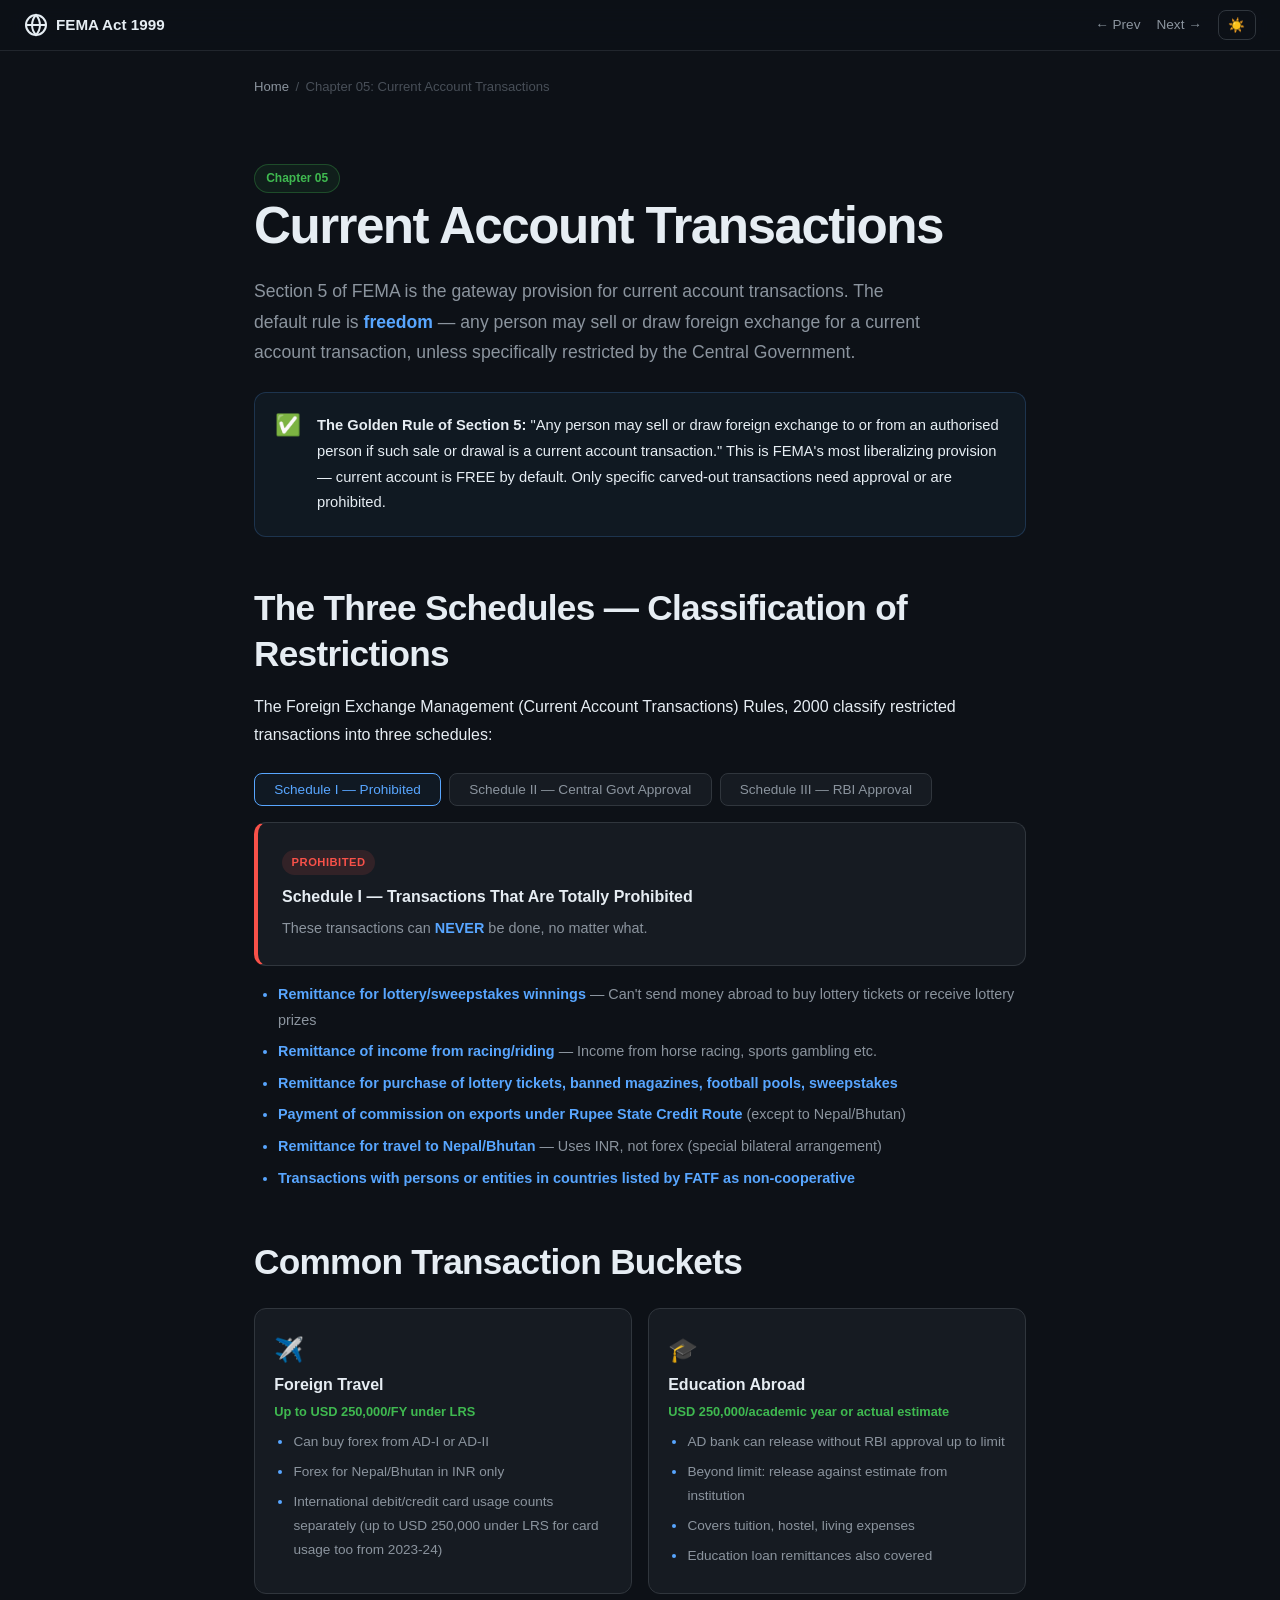
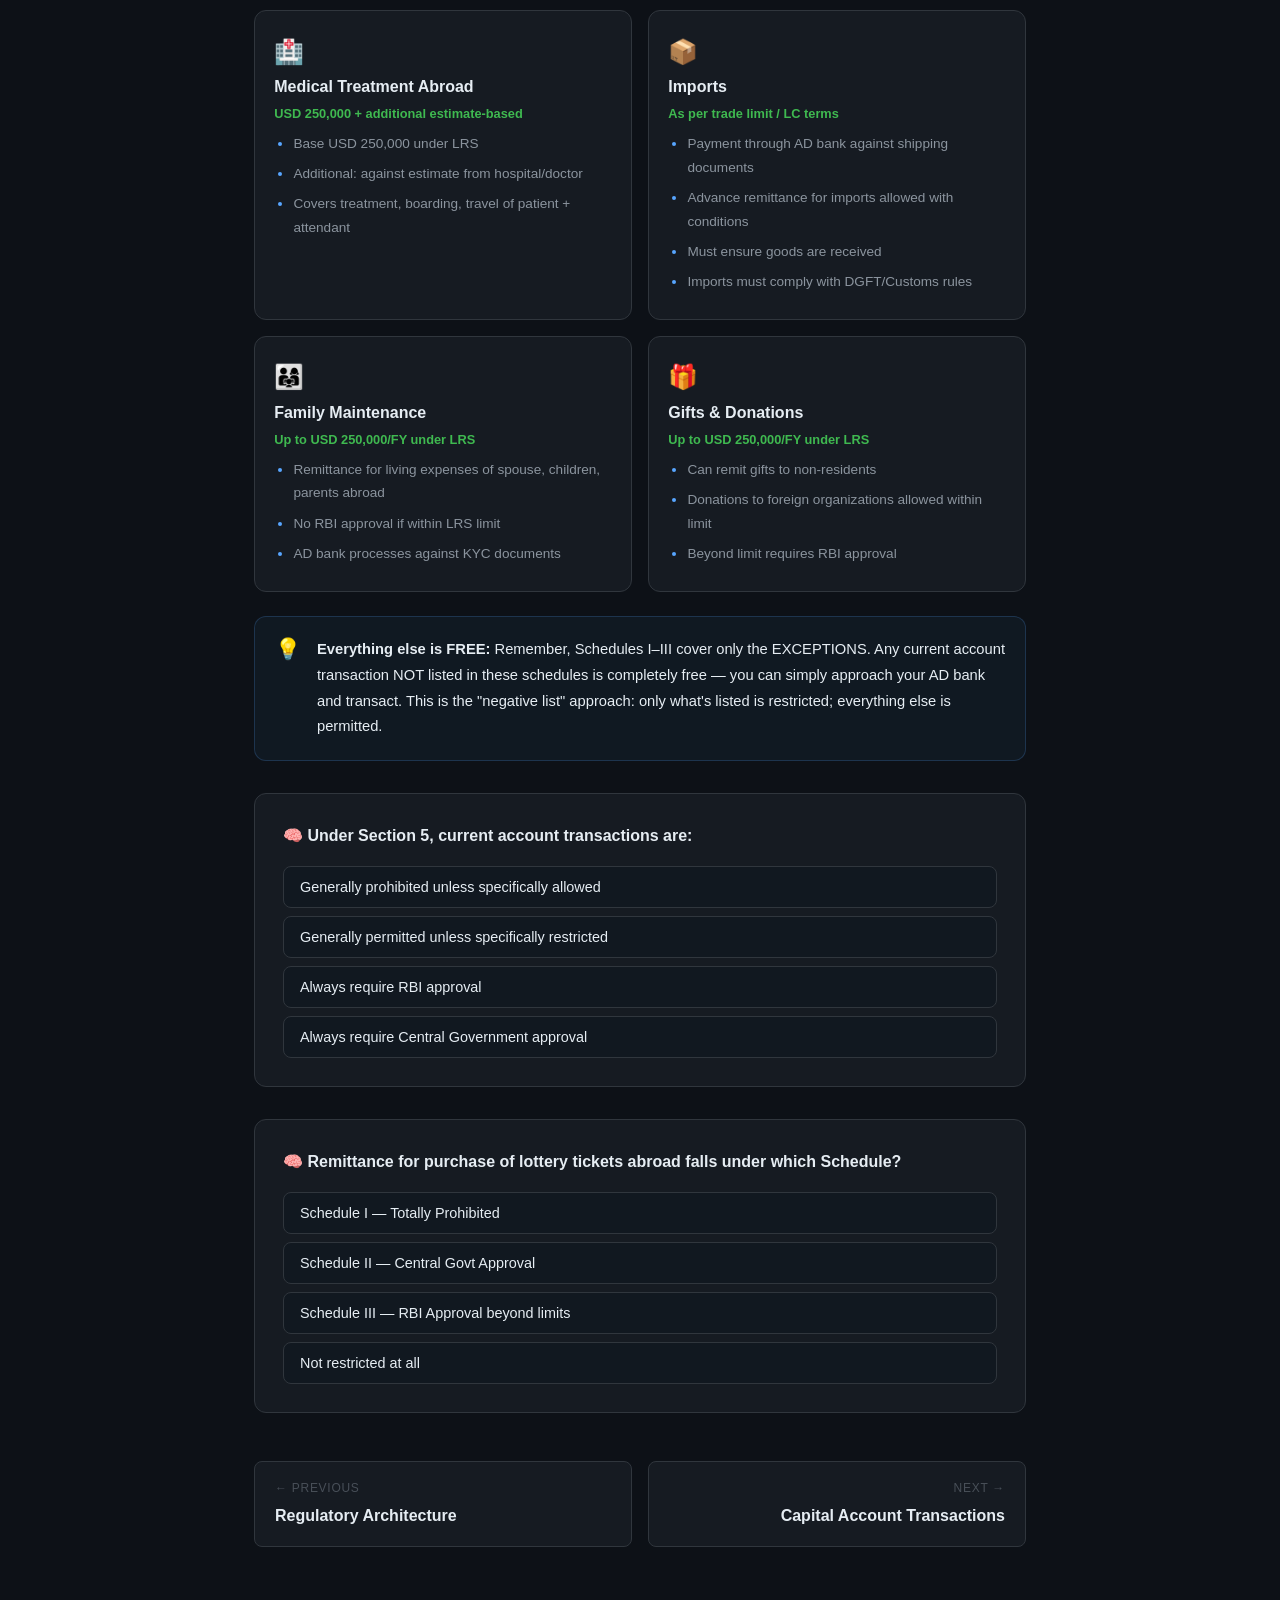
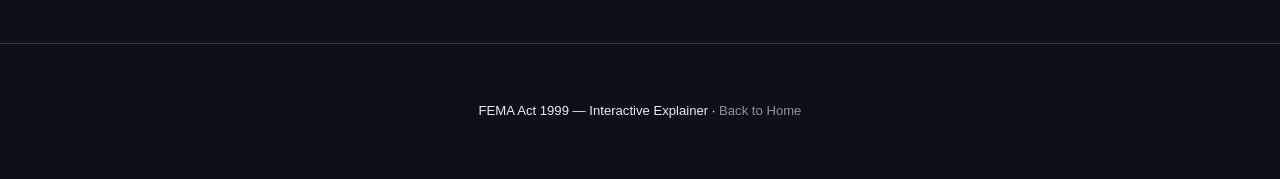
<file: 05-current-account/index.html>
<!DOCTYPE html>
<html lang="en" data-theme="dark">
<head>
  <meta charset="UTF-8">
  <meta name="viewport" content="width=device-width, initial-scale=1.0">
  <title>Current Account Transactions — FEMA Act 1999</title>
  <link rel="stylesheet" href="../css/common.css">
  <style>
    .rule-card {
      background: var(--bg-card);
      border: 1px solid var(--border);
      border-radius: var(--radius);
      padding: 1.5rem;
      margin: 1rem 0;
    }
    .rule-card.prohibited { border-left: 4px solid #f85149; }
    .rule-card.prior-approval { border-left: 4px solid #d29922; }
    .rule-card.capped { border-left: 4px solid #58a6ff; }
    .rule-card.free { border-left: 4px solid #3fb950; }
    .rule-label {
      display: inline-block;
      font-size: 0.7rem;
      font-weight: 700;
      text-transform: uppercase;
      letter-spacing: 0.5px;
      padding: 0.15rem 0.6rem;
      border-radius: 999px;
      margin-bottom: 0.5rem;
    }
    .rule-label.prohibited { background: rgba(248,81,73,0.12); color: #f85149; }
    .rule-label.prior-approval { background: rgba(210,153,34,0.12); color: #d29922; }
    .rule-label.capped { background: rgba(88,166,255,0.12); color: #58a6ff; }
    .rule-label.free { background: rgba(63,185,80,0.12); color: #3fb950; }
    .rule-card h4 { margin: 0.3rem 0 0.5rem; }
    .rule-card p { font-size: 0.9rem; color: var(--text-muted); margin: 0; }
    .bucket-grid {
      display: grid;
      grid-template-columns: repeat(auto-fit, minmax(260px, 1fr));
      gap: 1rem;
      margin: 1.5rem 0;
    }
    .bucket {
      background: var(--bg-card);
      border: 1px solid var(--border);
      border-radius: var(--radius);
      padding: 1.2rem;
    }
    .bucket .bucket-icon { font-size: 1.5rem; margin-bottom: 0.3rem; }
    .bucket h4 { margin: 0.3rem 0; }
    .bucket .bucket-limit {
      font-size: 0.8rem;
      font-weight: 700;
      color: var(--accent2);
      margin: 0.3rem 0;
    }
    .bucket ul { font-size: 0.85rem; color: var(--text-muted); padding-left: 1.2rem; margin: 0.3rem 0 0; }
    .schedule-tabs { margin: 1.5rem 0; }
    .schedule-tab-btns {
      display: flex;
      gap: 0.5rem;
      flex-wrap: wrap;
      margin-bottom: 1rem;
    }
    .schedule-tab-btns button {
      padding: 0.5rem 1.2rem;
      border: 1px solid var(--border);
      background: var(--bg-card);
      border-radius: var(--radius-sm);
      cursor: pointer;
      font-size: 0.85rem;
      font-family: var(--font);
      color: var(--text-muted);
      transition: all 0.2s;
    }
    .schedule-tab-btns button:hover, .schedule-tab-btns button.active {
      border-color: var(--accent);
      color: var(--accent);
      background: rgba(88,166,255,0.05);
    }
    .schedule-panel { display: none; }
    .schedule-panel.active { display: block; }
  </style>
</head>
<body>
  <div class="reading-progress"><div class="fill"></div></div>
  <nav class="topnav">
    <a href="../index.html" class="logo">
      <svg viewBox="0 0 24 24" fill="none" stroke="currentColor" stroke-width="2"><circle cx="12" cy="12" r="10"/><path d="M2 12h20M12 2a15.3 15.3 0 0 1 4 10 15.3 15.3 0 0 1-4 10 15.3 15.3 0 0 1-4-10A15.3 15.3 0 0 1 12 2z"/></svg>
      FEMA Act 1999
    </a>
    <div class="nav-links">
      <a href="../04-regulatory-architecture/index.html">← Prev</a>
      <a href="../06-capital-account/index.html">Next →</a>
      <button class="theme-toggle">☀️</button>
    </div>
  </nav>
  <div style="height:60px;"></div>
  <div class="container"><div class="breadcrumb"><a href="../index.html">Home</a><span class="sep">/</span><span>Chapter 05: Current Account Transactions</span></div></div>

  <section class="section">
    <div class="container">
      <div class="reveal">
        <span class="tag tag-green">Chapter 05</span>
        <h1>Current Account Transactions</h1>
        <p style="font-size:1.1rem;color:var(--text-muted);max-width:680px;">
          Section 5 of FEMA is the gateway provision for current account transactions. The default rule is <strong>freedom</strong> — any person may sell or draw foreign exchange for a current account transaction, unless specifically restricted by the Central Government.
        </p>
      </div>

      <div class="callout reveal">
        <span class="callout-icon">✅</span>
        <div class="callout-body">
          <strong>The Golden Rule of Section 5:</strong> "Any person may sell or draw foreign exchange to or from an authorised person if such sale or drawal is a current account transaction." This is FEMA's most liberalizing provision — current account is FREE by default. Only specific carved-out transactions need approval or are prohibited.
        </div>
      </div>

      <!-- The Three Schedules -->
      <h2 class="reveal">The Three Schedules — Classification of Restrictions</h2>
      <p class="reveal">The Foreign Exchange Management (Current Account Transactions) Rules, 2000 classify restricted transactions into three schedules:</p>

      <div class="schedule-tabs reveal">
        <div class="schedule-tab-btns">
          <button class="active" data-panel="sched1">Schedule I — Prohibited</button>
          <button data-panel="sched2">Schedule II — Central Govt Approval</button>
          <button data-panel="sched3">Schedule III — RBI Approval</button>
        </div>

        <div class="schedule-panel active" id="sched1">
          <div class="rule-card prohibited">
            <span class="rule-label prohibited">Prohibited</span>
            <h4>Schedule I — Transactions That Are Totally Prohibited</h4>
            <p>These transactions can <strong>NEVER</strong> be done, no matter what.</p>
          </div>
          <ul style="color:var(--text-muted);font-size:0.9rem;">
            <li><strong>Remittance for lottery/sweepstakes winnings</strong> — Can't send money abroad to buy lottery tickets or receive lottery prizes</li>
            <li><strong>Remittance of income from racing/riding</strong> — Income from horse racing, sports gambling etc.</li>
            <li><strong>Remittance for purchase of lottery tickets, banned magazines, football pools, sweepstakes</strong></li>
            <li><strong>Payment of commission on exports under Rupee State Credit Route</strong> (except to Nepal/Bhutan)</li>
            <li><strong>Remittance for travel to Nepal/Bhutan</strong> — Uses INR, not forex (special bilateral arrangement)</li>
            <li><strong>Transactions with persons or entities in countries listed by FATF as non-cooperative</strong></li>
          </ul>
        </div>

        <div class="schedule-panel" id="sched2">
          <div class="rule-card prior-approval">
            <span class="rule-label prior-approval">Prior Approval Required — Central Govt</span>
            <h4>Schedule II — Requires Central Government Permission</h4>
            <p>These are allowed but only with prior approval of the relevant Ministry.</p>
          </div>
          <ul style="color:var(--text-muted);font-size:0.9rem;">
            <li><strong>Cultural tours</strong> — Ministry of Human Resources Development approval</li>
            <li><strong>Advertisement in foreign print media for purposes other than promotion of tourism, FDI, and international bidding</strong> (exceeding USD 10,000) — Needs approval</li>
            <li><strong>Remittance of freight by vessel chartered from a person resident outside India</strong></li>
            <li><strong>Payment of import licenses fee</strong> — As per DGFT guidelines</li>
            <li><strong>Multi-modal transport operators' payments</strong> — If above threshold</li>
          </ul>
        </div>

        <div class="schedule-panel" id="sched3">
          <div class="rule-card capped">
            <span class="rule-label capped">RBI Approval / Capped</span>
            <h4>Schedule III — Requires RBI Approval Beyond Limits</h4>
            <p>These can be done freely up to certain limits. RBI approval needed only for amounts beyond those limits.</p>
          </div>
          <ul style="color:var(--text-muted);font-size:0.9rem;">
            <li><strong>Private visits abroad</strong> — Up to USD 250,000 per FY under LRS; beyond = RBI approval</li>
            <li><strong>Gift / Donation remittance</strong> — Up to USD 250,000 per FY under LRS</li>
            <li><strong>Going abroad for employment</strong> — Up to USD 250,000 per FY</li>
            <li><strong>Emigration expenses</strong> — Up to USD 250,000 per FY</li>
            <li><strong>Maintenance of close relatives abroad</strong> — Up to USD 250,000 per FY</li>
            <li><strong>Business travel</strong> — Up to USD 250,000 per FY</li>
            <li><strong>Medical treatment abroad</strong> — Up to USD 250,000 (plus additional USD 250,000 against estimate from doctor/hospital)</li>
            <li><strong>Studies abroad</strong> — Up to USD 250,000 per academic year (or estimate from institution, whichever is higher)</li>
          </ul>
        </div>
      </div>

      <!-- Common Buckets -->
      <h2 class="reveal">Common Transaction Buckets</h2>
      <div class="bucket-grid reveal">
        <div class="bucket">
          <div class="bucket-icon">✈️</div>
          <h4>Foreign Travel</h4>
          <div class="bucket-limit">Up to USD 250,000/FY under LRS</div>
          <ul>
            <li>Can buy forex from AD-I or AD-II</li>
            <li>Forex for Nepal/Bhutan in INR only</li>
            <li>International debit/credit card usage counts separately (up to USD 250,000 under LRS for card usage too from 2023-24)</li>
          </ul>
        </div>
        <div class="bucket">
          <div class="bucket-icon">🎓</div>
          <h4>Education Abroad</h4>
          <div class="bucket-limit">USD 250,000/academic year or actual estimate</div>
          <ul>
            <li>AD bank can release without RBI approval up to limit</li>
            <li>Beyond limit: release against estimate from institution</li>
            <li>Covers tuition, hostel, living expenses</li>
            <li>Education loan remittances also covered</li>
          </ul>
        </div>
        <div class="bucket">
          <div class="bucket-icon">🏥</div>
          <h4>Medical Treatment Abroad</h4>
          <div class="bucket-limit">USD 250,000 + additional estimate-based</div>
          <ul>
            <li>Base USD 250,000 under LRS</li>
            <li>Additional: against estimate from hospital/doctor</li>
            <li>Covers treatment, boarding, travel of patient + attendant</li>
          </ul>
        </div>
        <div class="bucket">
          <div class="bucket-icon">📦</div>
          <h4>Imports</h4>
          <div class="bucket-limit">As per trade limit / LC terms</div>
          <ul>
            <li>Payment through AD bank against shipping documents</li>
            <li>Advance remittance for imports allowed with conditions</li>
            <li>Must ensure goods are received</li>
            <li>Imports must comply with DGFT/Customs rules</li>
          </ul>
        </div>
        <div class="bucket">
          <div class="bucket-icon">👨‍👩‍👧</div>
          <h4>Family Maintenance</h4>
          <div class="bucket-limit">Up to USD 250,000/FY under LRS</div>
          <ul>
            <li>Remittance for living expenses of spouse, children, parents abroad</li>
            <li>No RBI approval if within LRS limit</li>
            <li>AD bank processes against KYC documents</li>
          </ul>
        </div>
        <div class="bucket">
          <div class="bucket-icon">🎁</div>
          <h4>Gifts & Donations</h4>
          <div class="bucket-limit">Up to USD 250,000/FY under LRS</div>
          <ul>
            <li>Can remit gifts to non-residents</li>
            <li>Donations to foreign organizations allowed within limit</li>
            <li>Beyond limit requires RBI approval</li>
          </ul>
        </div>
      </div>

      <div class="callout reveal">
        <span class="callout-icon">💡</span>
        <div class="callout-body">
          <strong>Everything else is FREE:</strong> Remember, Schedules I–III cover only the EXCEPTIONS. Any current account transaction NOT listed in these schedules is completely free — you can simply approach your AD bank and transact. This is the "negative list" approach: only what's listed is restricted; everything else is permitted.
        </div>
      </div>

      <!-- Quiz -->
      <div class="quiz-box reveal">
        <div class="quiz-q">🧠 Under Section 5, current account transactions are:</div>
        <div class="quiz-options">
          <button class="quiz-opt" data-correct="false">Generally prohibited unless specifically allowed</button>
          <button class="quiz-opt" data-correct="true">Generally permitted unless specifically restricted</button>
          <button class="quiz-opt" data-correct="false">Always require RBI approval</button>
          <button class="quiz-opt" data-correct="false">Always require Central Government approval</button>
        </div>
        <div class="quiz-feedback" 
          data-correct="Correct! FEMA follows a 'negative list' approach for current account. Everything is permitted by default — only specific transactions listed in Schedules I-III are restricted or prohibited." 
          data-wrong="The correct answer is 'generally permitted unless specifically restricted.' Section 5 allows anyone to buy forex for current account transactions unless the Central Govt has specifically restricted them via Rules/Schedules.">
        </div>
      </div>

      <div class="quiz-box reveal">
        <div class="quiz-q">🧠 Remittance for purchase of lottery tickets abroad falls under which Schedule?</div>
        <div class="quiz-options">
          <button class="quiz-opt" data-correct="true">Schedule I — Totally Prohibited</button>
          <button class="quiz-opt" data-correct="false">Schedule II — Central Govt Approval</button>
          <button class="quiz-opt" data-correct="false">Schedule III — RBI Approval beyond limits</button>
          <button class="quiz-opt" data-correct="false">Not restricted at all</button>
        </div>
        <div class="quiz-feedback" 
          data-correct="Correct! Lottery remittances are in Schedule I — completely prohibited. No amount of approvals can make this legal under FEMA." 
          data-wrong="Lottery remittances are in Schedule I — totally prohibited, not just restricted. This is one of the very few absolute prohibitions in FEMA's current account framework.">
        </div>
      </div>

      <div class="page-nav reveal">
        <a href="../04-regulatory-architecture/index.html"><span class="nav-dir">← Previous</span><span class="nav-title">Regulatory Architecture</span></a>
        <a href="../06-capital-account/index.html"><span class="nav-dir">Next →</span><span class="nav-title">Capital Account Transactions</span></a>
      </div>
    </div>
  </section>

  <footer class="site-footer"><p>FEMA Act 1999 — Interactive Explainer · <a href="../index.html">Back to Home</a></p></footer>
  <script src="../js/common.js"></script>
  <script>
    // Schedule tabs
    document.querySelectorAll('.schedule-tab-btns button').forEach(btn => {
      btn.addEventListener('click', () => {
        document.querySelectorAll('.schedule-tab-btns button').forEach(b => b.classList.remove('active'));
        document.querySelectorAll('.schedule-panel').forEach(p => p.classList.remove('active'));
        btn.classList.add('active');
        document.getElementById(btn.dataset.panel).classList.add('active');
      });
    });
  </script>
</body>
</html>
</file>
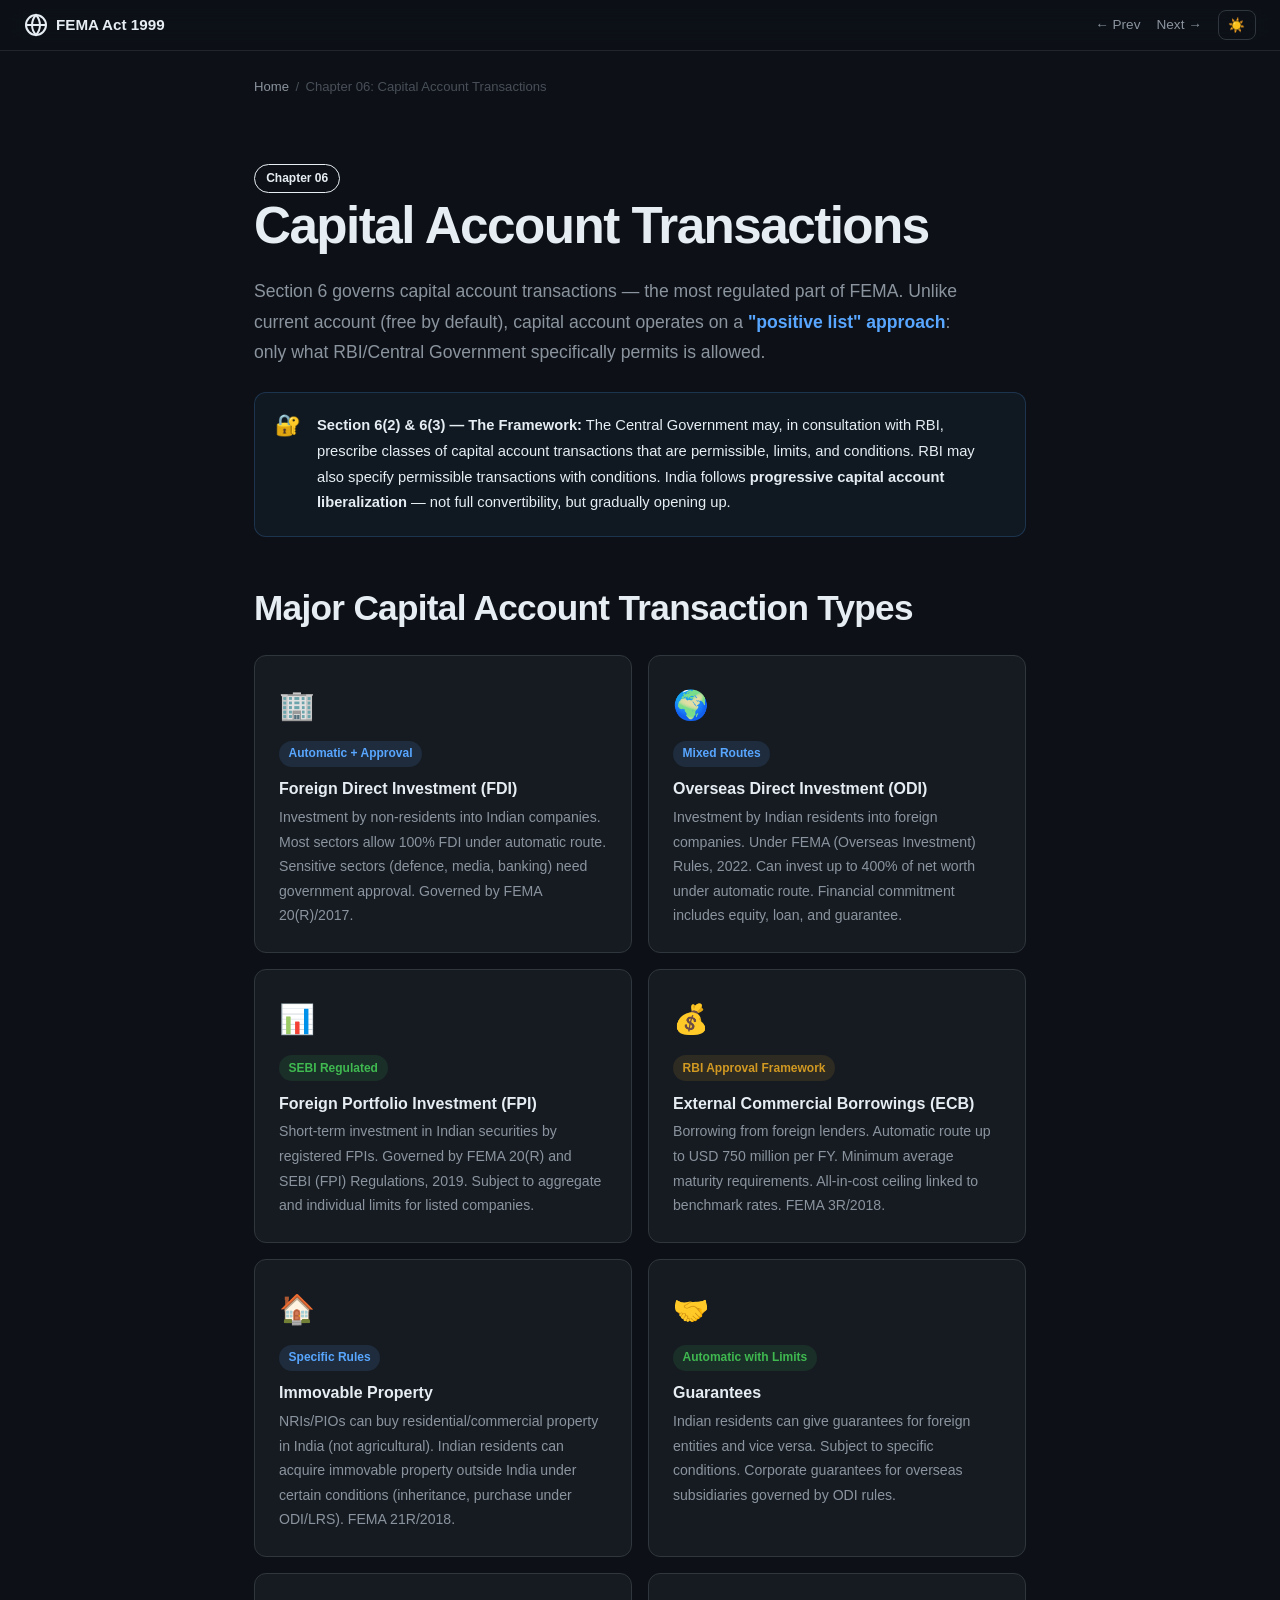
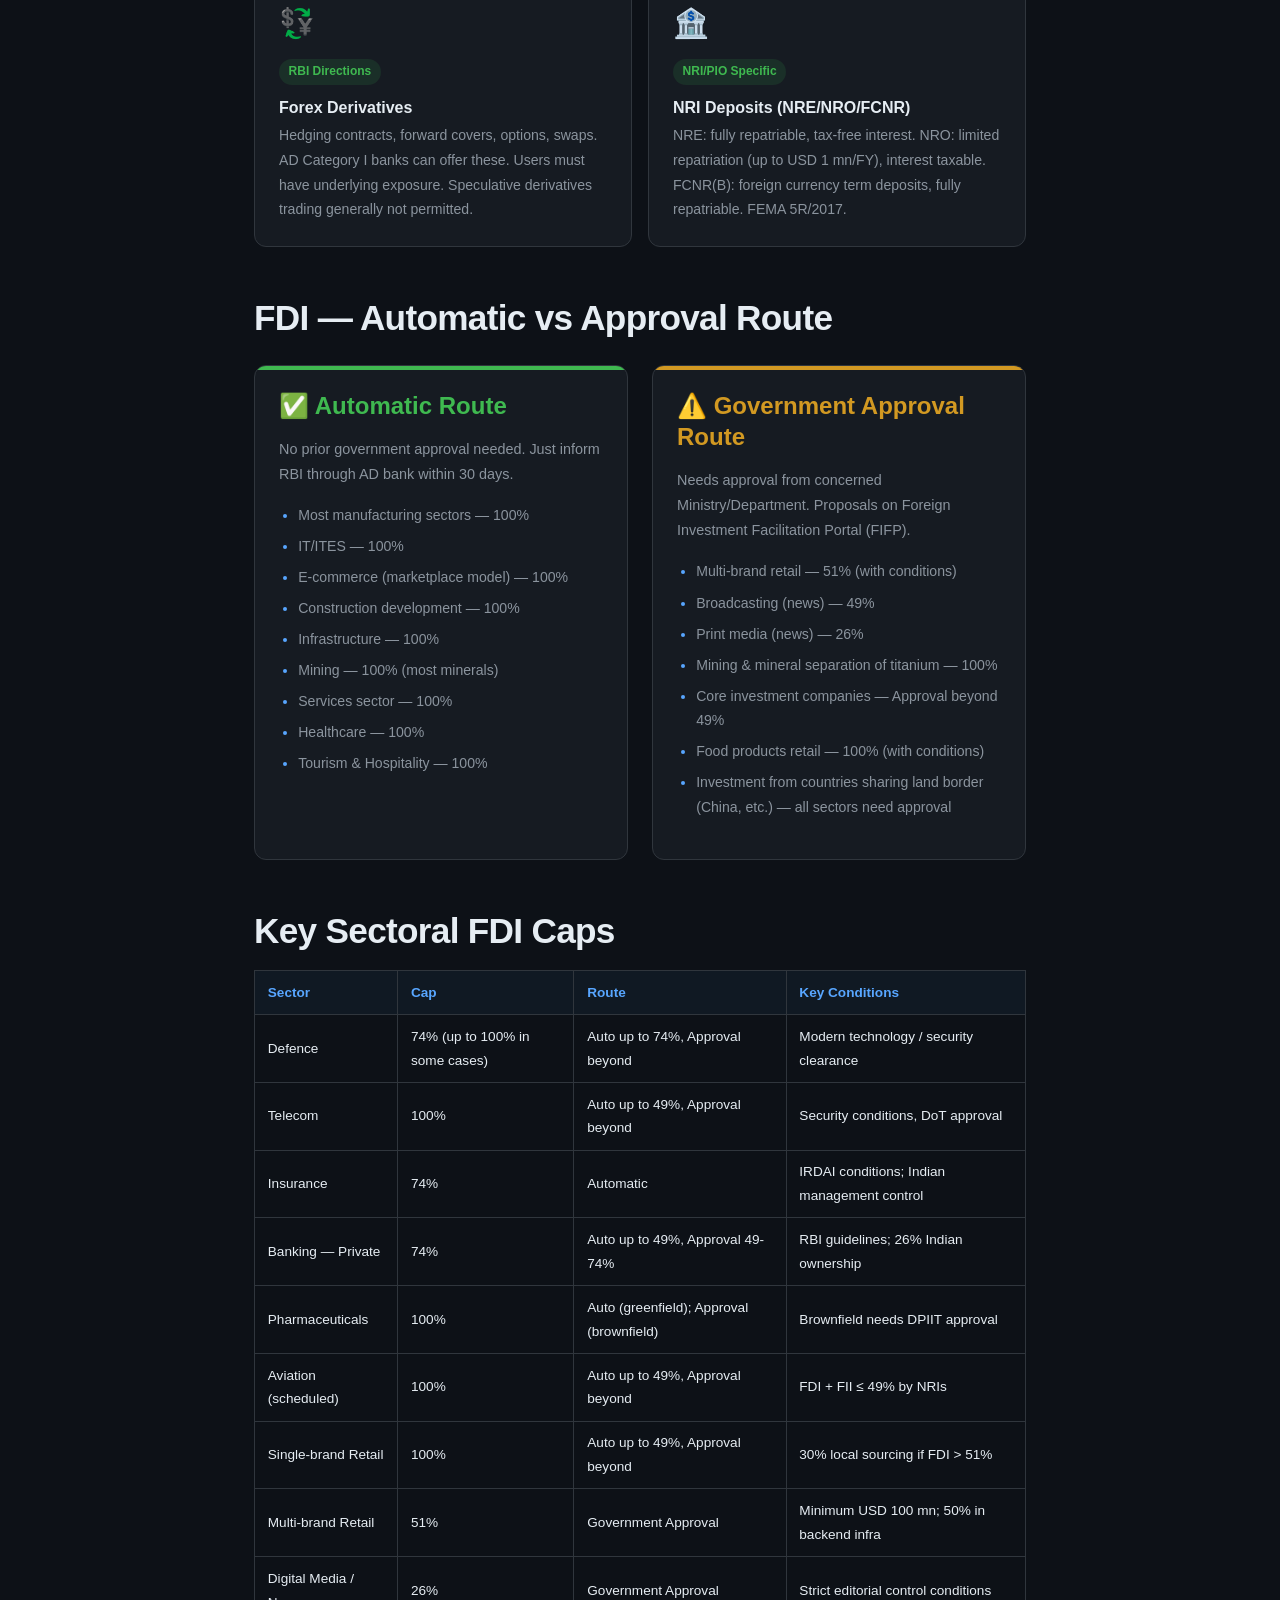
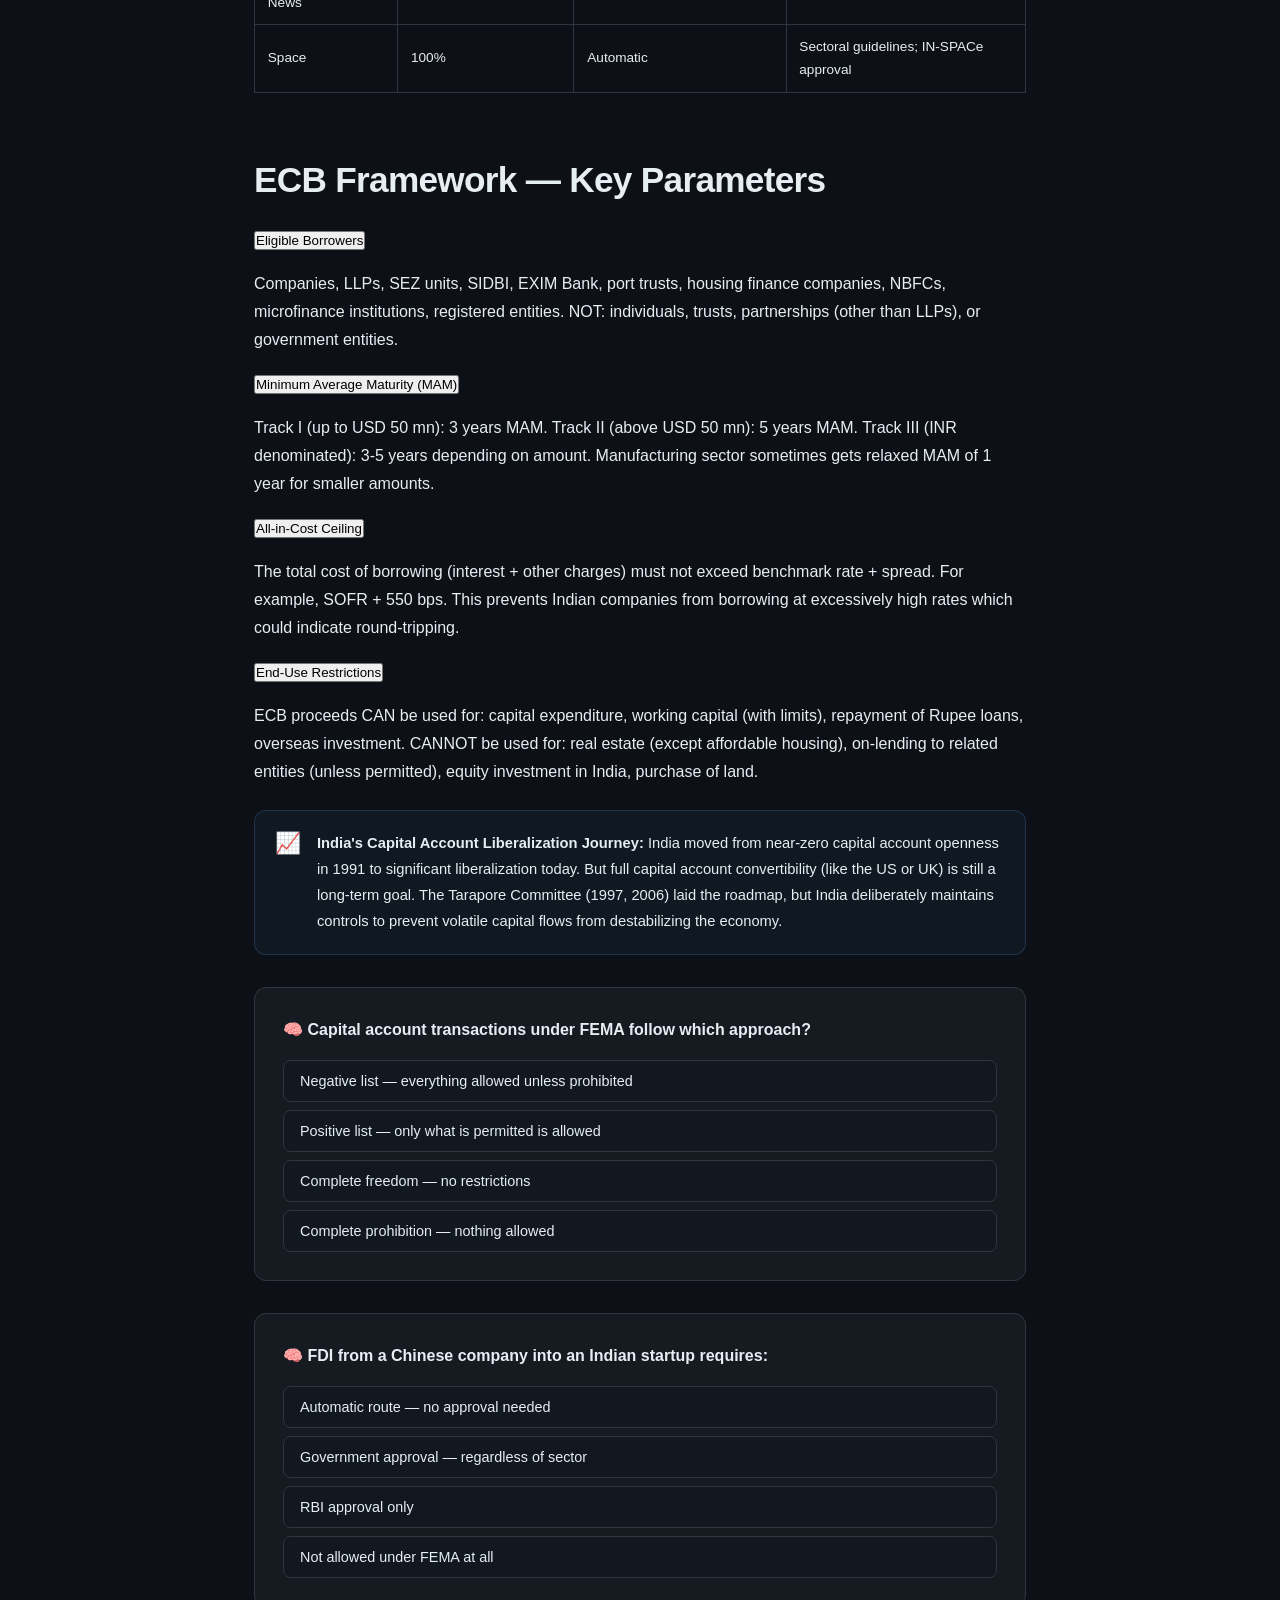
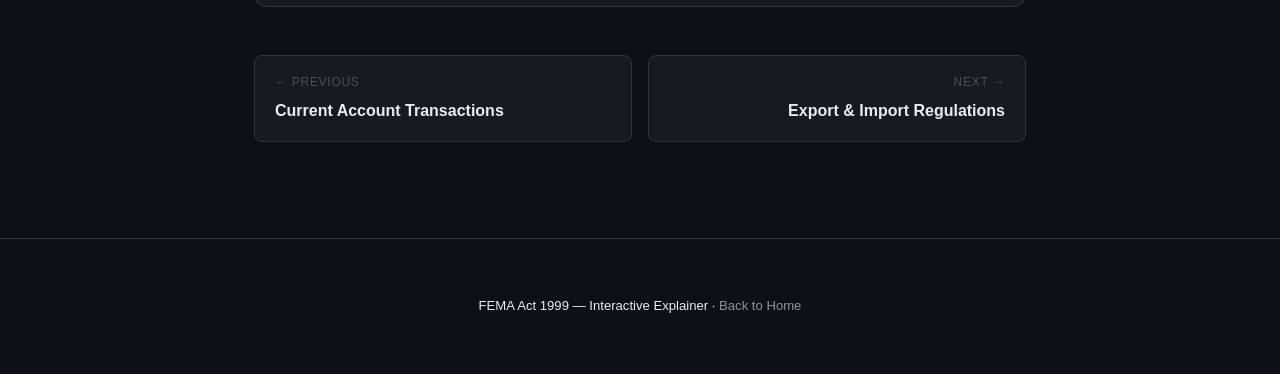
<file: 06-capital-account/index.html>
<!DOCTYPE html>
<html lang="en" data-theme="dark">
<head>
  <meta charset="UTF-8">
  <meta name="viewport" content="width=device-width, initial-scale=1.0">
  <title>Capital Account Transactions — FEMA Act 1999</title>
  <link rel="stylesheet" href="../css/common.css">
  <style>
    .cap-grid {
      display: grid;
      grid-template-columns: repeat(auto-fit, minmax(280px, 1fr));
      gap: 1rem;
      margin: 1.5rem 0;
    }
    .cap-card {
      background: var(--bg-card);
      border: 1px solid var(--border);
      border-radius: var(--radius);
      padding: 1.5rem;
      transition: all 0.3s;
    }
    .cap-card:hover {
      border-color: var(--accent);
      transform: translateY(-2px);
    }
    .cap-card .cap-icon { font-size: 1.8rem; margin-bottom: 0.5rem; }
    .cap-card h4 { margin: 0.3rem 0; }
    .cap-card .cap-regime {
      font-size: 0.75rem;
      font-weight: 700;
      padding: 0.15rem 0.6rem;
      border-radius: 999px;
      display: inline-block;
      margin-bottom: 0.5rem;
    }
    .cap-card .cap-regime.auto { background: rgba(63,185,80,0.12); color: #3fb950; }
    .cap-card .cap-regime.approval { background: rgba(210,153,34,0.12); color: #d29922; }
    .cap-card .cap-regime.mixed { background: rgba(88,166,255,0.12); color: #58a6ff; }
    .cap-card p { font-size: 0.88rem; color: var(--text-muted); margin: 0.3rem 0 0; }
    .route-compare {
      display: grid;
      grid-template-columns: 1fr 1fr;
      gap: 1.5rem;
      margin: 1.5rem 0;
    }
    @media (max-width:700px) { .route-compare { grid-template-columns: 1fr; } }
    .route-box {
      background: var(--bg-card);
      border: 1px solid var(--border);
      border-radius: var(--radius);
      padding: 1.5rem;
      position: relative;
      overflow: hidden;
    }
    .route-box::before {
      content: '';
      position: absolute;
      top: 0; left: 0; right: 0;
      height: 4px;
    }
    .route-box.auto-route::before { background: #3fb950; }
    .route-box.approval-route::before { background: #d29922; }
    .route-box h3 { margin-top: 0; }
    .route-box ul { font-size: 0.88rem; color: var(--text-muted); padding-left: 1.2rem; }
    .fdi-table {
      width: 100%;
      border-collapse: collapse;
      margin: 1rem 0;
      font-size: 0.85rem;
    }
    .fdi-table th, .fdi-table td {
      padding: 0.6rem 0.8rem;
      border: 1px solid var(--border);
      text-align: left;
    }
    .fdi-table th {
      background: rgba(88,166,255,0.05);
      font-weight: 700;
      color: var(--accent);
    }
    .fdi-table tr:hover { background: rgba(88,166,255,0.03); }
  </style>
</head>
<body>
  <div class="reading-progress"><div class="fill"></div></div>
  <nav class="topnav">
    <a href="../index.html" class="logo">
      <svg viewBox="0 0 24 24" fill="none" stroke="currentColor" stroke-width="2"><circle cx="12" cy="12" r="10"/><path d="M2 12h20M12 2a15.3 15.3 0 0 1 4 10 15.3 15.3 0 0 1-4 10 15.3 15.3 0 0 1-4-10A15.3 15.3 0 0 1 12 2z"/></svg>
      FEMA Act 1999
    </a>
    <div class="nav-links">
      <a href="../05-current-account/index.html">← Prev</a>
      <a href="../07-export-import/index.html">Next →</a>
      <button class="theme-toggle">☀️</button>
    </div>
  </nav>
  <div style="height:60px;"></div>
  <div class="container"><div class="breadcrumb"><a href="../index.html">Home</a><span class="sep">/</span><span>Chapter 06: Capital Account Transactions</span></div></div>

  <section class="section">
    <div class="container">
      <div class="reveal">
        <span class="tag tag-accent">Chapter 06</span>
        <h1>Capital Account Transactions</h1>
        <p style="font-size:1.1rem;color:var(--text-muted);max-width:720px;">
          Section 6 governs capital account transactions — the most regulated part of FEMA. Unlike current account (free by default), capital account operates on a <strong>"positive list" approach</strong>: only what RBI/Central Government specifically permits is allowed.
        </p>
      </div>

      <div class="callout reveal">
        <span class="callout-icon">🔐</span>
        <div class="callout-body">
          <strong>Section 6(2) & 6(3) — The Framework:</strong> The Central Government may, in consultation with RBI, prescribe classes of capital account transactions that are permissible, limits, and conditions. RBI may also specify permissible transactions with conditions. India follows <strong>progressive capital account liberalization</strong> — not full convertibility, but gradually opening up.
        </div>
      </div>

      <!-- Major Capital Account Categories -->
      <h2 class="reveal">Major Capital Account Transaction Types</h2>
      <div class="cap-grid reveal">
        <div class="cap-card">
          <div class="cap-icon">🏢</div>
          <span class="cap-regime mixed">Automatic + Approval</span>
          <h4>Foreign Direct Investment (FDI)</h4>
          <p>Investment by non-residents into Indian companies. Most sectors allow 100% FDI under automatic route. Sensitive sectors (defence, media, banking) need government approval. Governed by FEMA 20(R)/2017.</p>
        </div>
        <div class="cap-card">
          <div class="cap-icon">🌍</div>
          <span class="cap-regime mixed">Mixed Routes</span>
          <h4>Overseas Direct Investment (ODI)</h4>
          <p>Investment by Indian residents into foreign companies. Under FEMA (Overseas Investment) Rules, 2022. Can invest up to 400% of net worth under automatic route. Financial commitment includes equity, loan, and guarantee.</p>
        </div>
        <div class="cap-card">
          <div class="cap-icon">📊</div>
          <span class="cap-regime auto">SEBI Regulated</span>
          <h4>Foreign Portfolio Investment (FPI)</h4>
          <p>Short-term investment in Indian securities by registered FPIs. Governed by FEMA 20(R) and SEBI (FPI) Regulations, 2019. Subject to aggregate and individual limits for listed companies.</p>
        </div>
        <div class="cap-card">
          <div class="cap-icon">💰</div>
          <span class="cap-regime approval">RBI Approval Framework</span>
          <h4>External Commercial Borrowings (ECB)</h4>
          <p>Borrowing from foreign lenders. Automatic route up to USD 750 million per FY. Minimum average maturity requirements. All-in-cost ceiling linked to benchmark rates. FEMA 3R/2018.</p>
        </div>
        <div class="cap-card">
          <div class="cap-icon">🏠</div>
          <span class="cap-regime mixed">Specific Rules</span>
          <h4>Immovable Property</h4>
          <p>NRIs/PIOs can buy residential/commercial property in India (not agricultural). Indian residents can acquire immovable property outside India under certain conditions (inheritance, purchase under ODI/LRS). FEMA 21R/2018.</p>
        </div>
        <div class="cap-card">
          <div class="cap-icon">🤝</div>
          <span class="cap-regime auto">Automatic with Limits</span>
          <h4>Guarantees</h4>
          <p>Indian residents can give guarantees for foreign entities and vice versa. Subject to specific conditions. Corporate guarantees for overseas subsidiaries governed by ODI rules.</p>
        </div>
        <div class="cap-card">
          <div class="cap-icon">💱</div>
          <span class="cap-regime auto">RBI Directions</span>
          <h4>Forex Derivatives</h4>
          <p>Hedging contracts, forward covers, options, swaps. AD Category I banks can offer these. Users must have underlying exposure. Speculative derivatives trading generally not permitted.</p>
        </div>
        <div class="cap-card">
          <div class="cap-icon">🏦</div>
          <span class="cap-regime auto">NRI/PIO Specific</span>
          <h4>NRI Deposits (NRE/NRO/FCNR)</h4>
          <p>NRE: fully repatriable, tax-free interest. NRO: limited repatriation (up to USD 1 mn/FY), interest taxable. FCNR(B): foreign currency term deposits, fully repatriable. FEMA 5R/2017.</p>
        </div>
      </div>

      <!-- FDI Routes -->
      <h2 class="reveal">FDI — Automatic vs Approval Route</h2>
      <div class="route-compare reveal">
        <div class="route-box auto-route">
          <h3 style="color:#3fb950;">✅ Automatic Route</h3>
          <p style="font-size:0.9rem;color:var(--text-muted);">No prior government approval needed. Just inform RBI through AD bank within 30 days.</p>
          <ul>
            <li>Most manufacturing sectors — 100%</li>
            <li>IT/ITES — 100%</li>
            <li>E-commerce (marketplace model) — 100%</li>
            <li>Construction development — 100%</li>
            <li>Infrastructure — 100%</li>
            <li>Mining — 100% (most minerals)</li>
            <li>Services sector — 100%</li>
            <li>Healthcare — 100%</li>
            <li>Tourism & Hospitality — 100%</li>
          </ul>
        </div>
        <div class="route-box approval-route">
          <h3 style="color:#d29922;">⚠️ Government Approval Route</h3>
          <p style="font-size:0.9rem;color:var(--text-muted);">Needs approval from concerned Ministry/Department. Proposals on Foreign Investment Facilitation Portal (FIFP).</p>
          <ul>
            <li>Multi-brand retail — 51% (with conditions)</li>
            <li>Broadcasting (news) — 49%</li>
            <li>Print media (news) — 26%</li>
            <li>Mining & mineral separation of titanium — 100%</li>
            <li>Core investment companies — Approval beyond 49%</li>
            <li>Food products retail — 100% (with conditions)</li>
            <li>Investment from countries sharing land border (China, etc.) — all sectors need approval</li>
          </ul>
        </div>
      </div>

      <!-- Sectoral Caps Table -->
      <h2 class="reveal">Key Sectoral FDI Caps</h2>
      <div style="overflow-x:auto;" class="reveal">
        <table class="fdi-table">
          <thead>
            <tr><th>Sector</th><th>Cap</th><th>Route</th><th>Key Conditions</th></tr>
          </thead>
          <tbody>
            <tr><td>Defence</td><td>74% (up to 100% in some cases)</td><td>Auto up to 74%, Approval beyond</td><td>Modern technology / security clearance</td></tr>
            <tr><td>Telecom</td><td>100%</td><td>Auto up to 49%, Approval beyond</td><td>Security conditions, DoT approval</td></tr>
            <tr><td>Insurance</td><td>74%</td><td>Automatic</td><td>IRDAI conditions; Indian management control</td></tr>
            <tr><td>Banking — Private</td><td>74%</td><td>Auto up to 49%, Approval 49-74%</td><td>RBI guidelines; 26% Indian ownership</td></tr>
            <tr><td>Pharmaceuticals</td><td>100%</td><td>Auto (greenfield); Approval (brownfield)</td><td>Brownfield needs DPIIT approval</td></tr>
            <tr><td>Aviation (scheduled)</td><td>100%</td><td>Auto up to 49%, Approval beyond</td><td>FDI + FII ≤ 49% by NRIs</td></tr>
            <tr><td>Single-brand Retail</td><td>100%</td><td>Auto up to 49%, Approval beyond</td><td>30% local sourcing if FDI > 51%</td></tr>
            <tr><td>Multi-brand Retail</td><td>51%</td><td>Government Approval</td><td>Minimum USD 100 mn; 50% in backend infra</td></tr>
            <tr><td>Digital Media / News</td><td>26%</td><td>Government Approval</td><td>Strict editorial control conditions</td></tr>
            <tr><td>Space</td><td>100%</td><td>Automatic</td><td>Sectoral guidelines; IN-SPACe approval</td></tr>
          </tbody>
        </table>
      </div>

      <!-- ECB Framework -->
      <h2 class="reveal">ECB Framework — Key Parameters</h2>
      <div class="accordion reveal">
        <div class="acc-item">
          <button class="acc-trigger">Eligible Borrowers</button>
          <div class="acc-content"><p>Companies, LLPs, SEZ units, SIDBI, EXIM Bank, port trusts, housing finance companies, NBFCs, microfinance institutions, registered entities. NOT: individuals, trusts, partnerships (other than LLPs), or government entities.</p></div>
        </div>
        <div class="acc-item">
          <button class="acc-trigger">Minimum Average Maturity (MAM)</button>
          <div class="acc-content"><p>Track I (up to USD 50 mn): 3 years MAM. Track II (above USD 50 mn): 5 years MAM. Track III (INR denominated): 3-5 years depending on amount. Manufacturing sector sometimes gets relaxed MAM of 1 year for smaller amounts.</p></div>
        </div>
        <div class="acc-item">
          <button class="acc-trigger">All-in-Cost Ceiling</button>
          <div class="acc-content"><p>The total cost of borrowing (interest + other charges) must not exceed benchmark rate + spread. For example, SOFR + 550 bps. This prevents Indian companies from borrowing at excessively high rates which could indicate round-tripping.</p></div>
        </div>
        <div class="acc-item">
          <button class="acc-trigger">End-Use Restrictions</button>
          <div class="acc-content"><p>ECB proceeds CAN be used for: capital expenditure, working capital (with limits), repayment of Rupee loans, overseas investment. CANNOT be used for: real estate (except affordable housing), on-lending to related entities (unless permitted), equity investment in India, purchase of land.</p></div>
        </div>
      </div>

      <div class="callout reveal">
        <span class="callout-icon">📈</span>
        <div class="callout-body">
          <strong>India's Capital Account Liberalization Journey:</strong> India moved from near-zero capital account openness in 1991 to significant liberalization today. But full capital account convertibility (like the US or UK) is still a long-term goal. The Tarapore Committee (1997, 2006) laid the roadmap, but India deliberately maintains controls to prevent volatile capital flows from destabilizing the economy.
        </div>
      </div>

      <!-- Quiz -->
      <div class="quiz-box reveal">
        <div class="quiz-q">🧠 Capital account transactions under FEMA follow which approach?</div>
        <div class="quiz-options">
          <button class="quiz-opt" data-correct="false">Negative list — everything allowed unless prohibited</button>
          <button class="quiz-opt" data-correct="true">Positive list — only what is permitted is allowed</button>
          <button class="quiz-opt" data-correct="false">Complete freedom — no restrictions</button>
          <button class="quiz-opt" data-correct="false">Complete prohibition — nothing allowed</button>
        </div>
        <div class="quiz-feedback" 
          data-correct="Correct! Capital account follows a positive list approach. Only transactions that RBI/Central Government have specifically permitted (through regulations/rules) can be done. This is the opposite of current account's negative list approach." 
          data-wrong="Capital account follows a positive list approach — only specifically permitted transactions are allowed. This contrasts with current account where everything is permitted unless specifically restricted (negative list).">
        </div>
      </div>

      <div class="quiz-box reveal">
        <div class="quiz-q">🧠 FDI from a Chinese company into an Indian startup requires:</div>
        <div class="quiz-options">
          <button class="quiz-opt" data-correct="false">Automatic route — no approval needed</button>
          <button class="quiz-opt" data-correct="true">Government approval — regardless of sector</button>
          <button class="quiz-opt" data-correct="false">RBI approval only</button>
          <button class="quiz-opt" data-correct="false">Not allowed under FEMA at all</button>
        </div>
        <div class="quiz-feedback" 
          data-correct="Correct! Since April 2020, FDI from countries sharing a land border with India (including China) requires mandatory government approval in ALL sectors, even those that are otherwise on the automatic route." 
          data-wrong="FDI from countries sharing a land border with India (China, Pakistan, Bangladesh, Nepal, Myanmar, Bhutan, Afghanistan) requires government approval in ALL sectors — this was introduced in April 2020. The Press Note 3 (2020) was primarily aimed at preventing opportunistic acquisitions.">
        </div>
      </div>

      <div class="page-nav reveal">
        <a href="../05-current-account/index.html"><span class="nav-dir">← Previous</span><span class="nav-title">Current Account Transactions</span></a>
        <a href="../07-export-import/index.html"><span class="nav-dir">Next →</span><span class="nav-title">Export & Import Regulations</span></a>
      </div>
    </div>
  </section>

  <footer class="site-footer"><p>FEMA Act 1999 — Interactive Explainer · <a href="../index.html">Back to Home</a></p></footer>
  <script src="../js/common.js"></script>
</body>
</html>
</file>
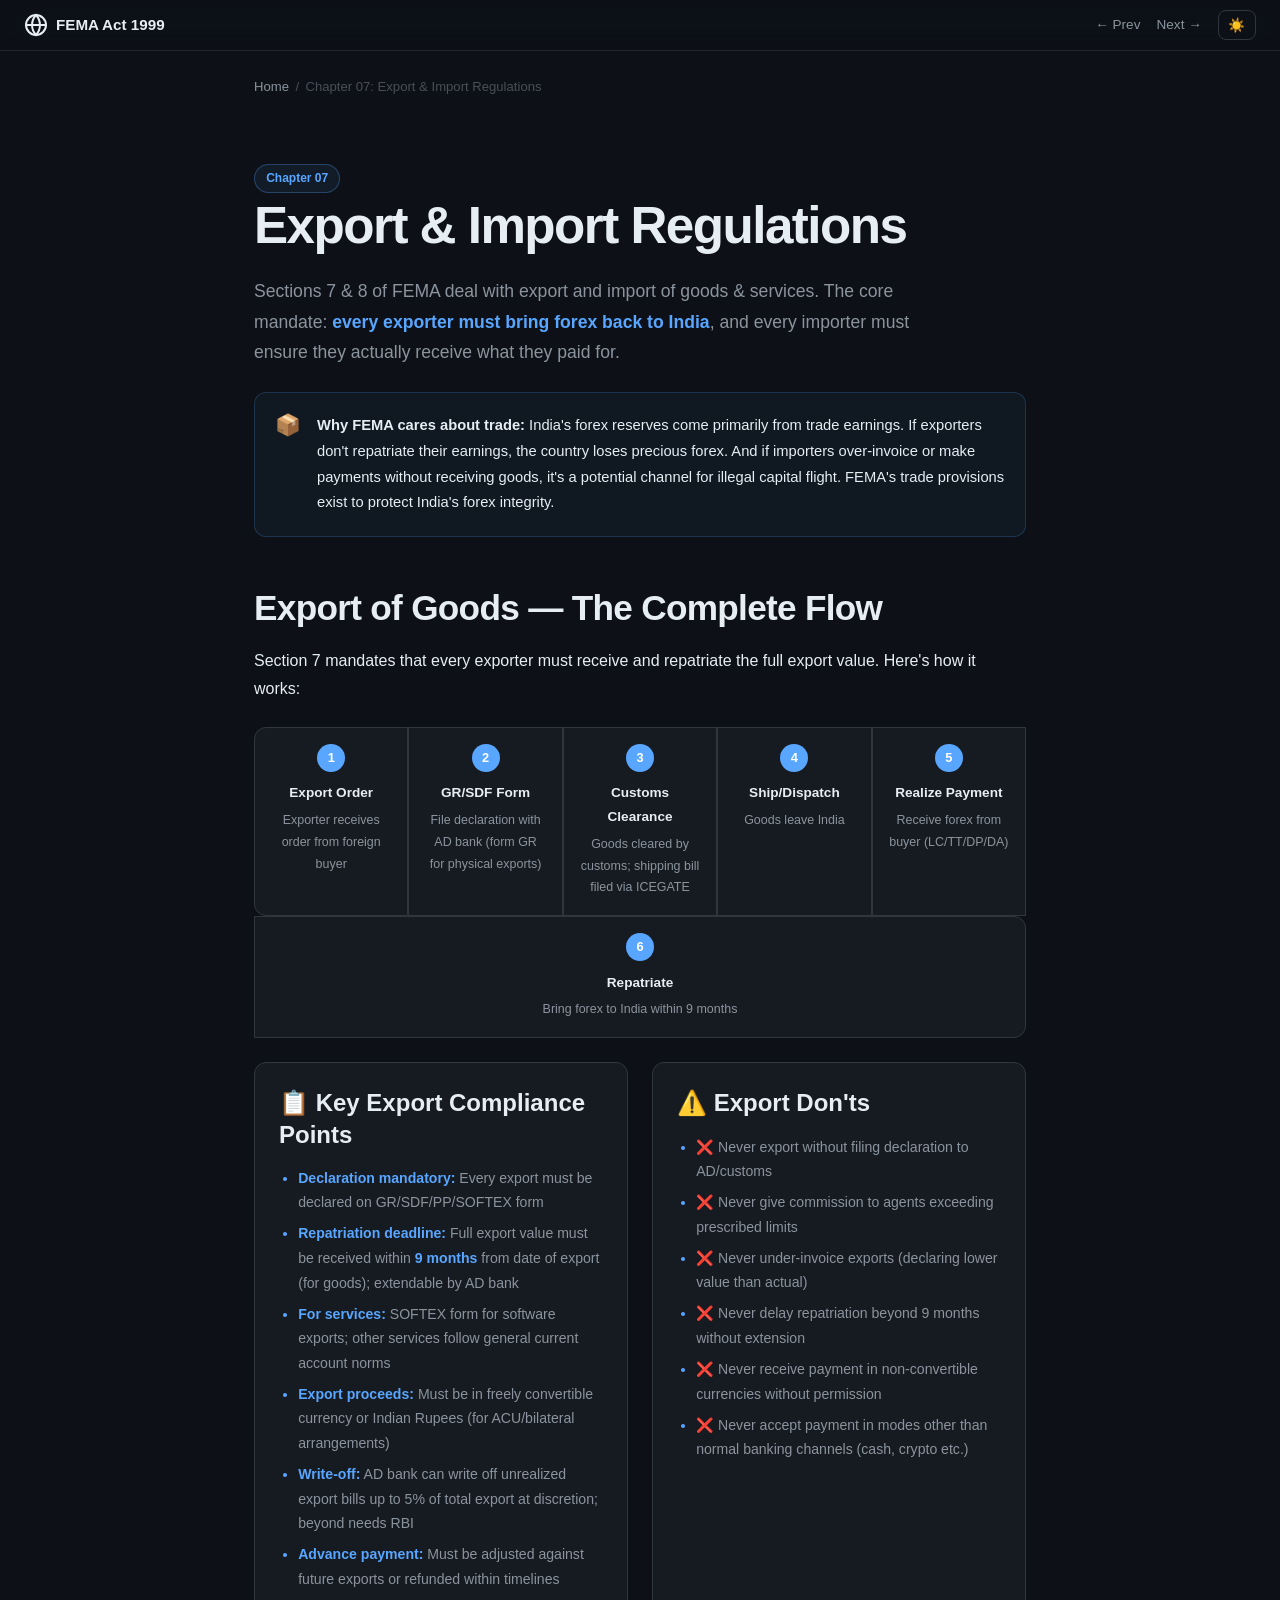
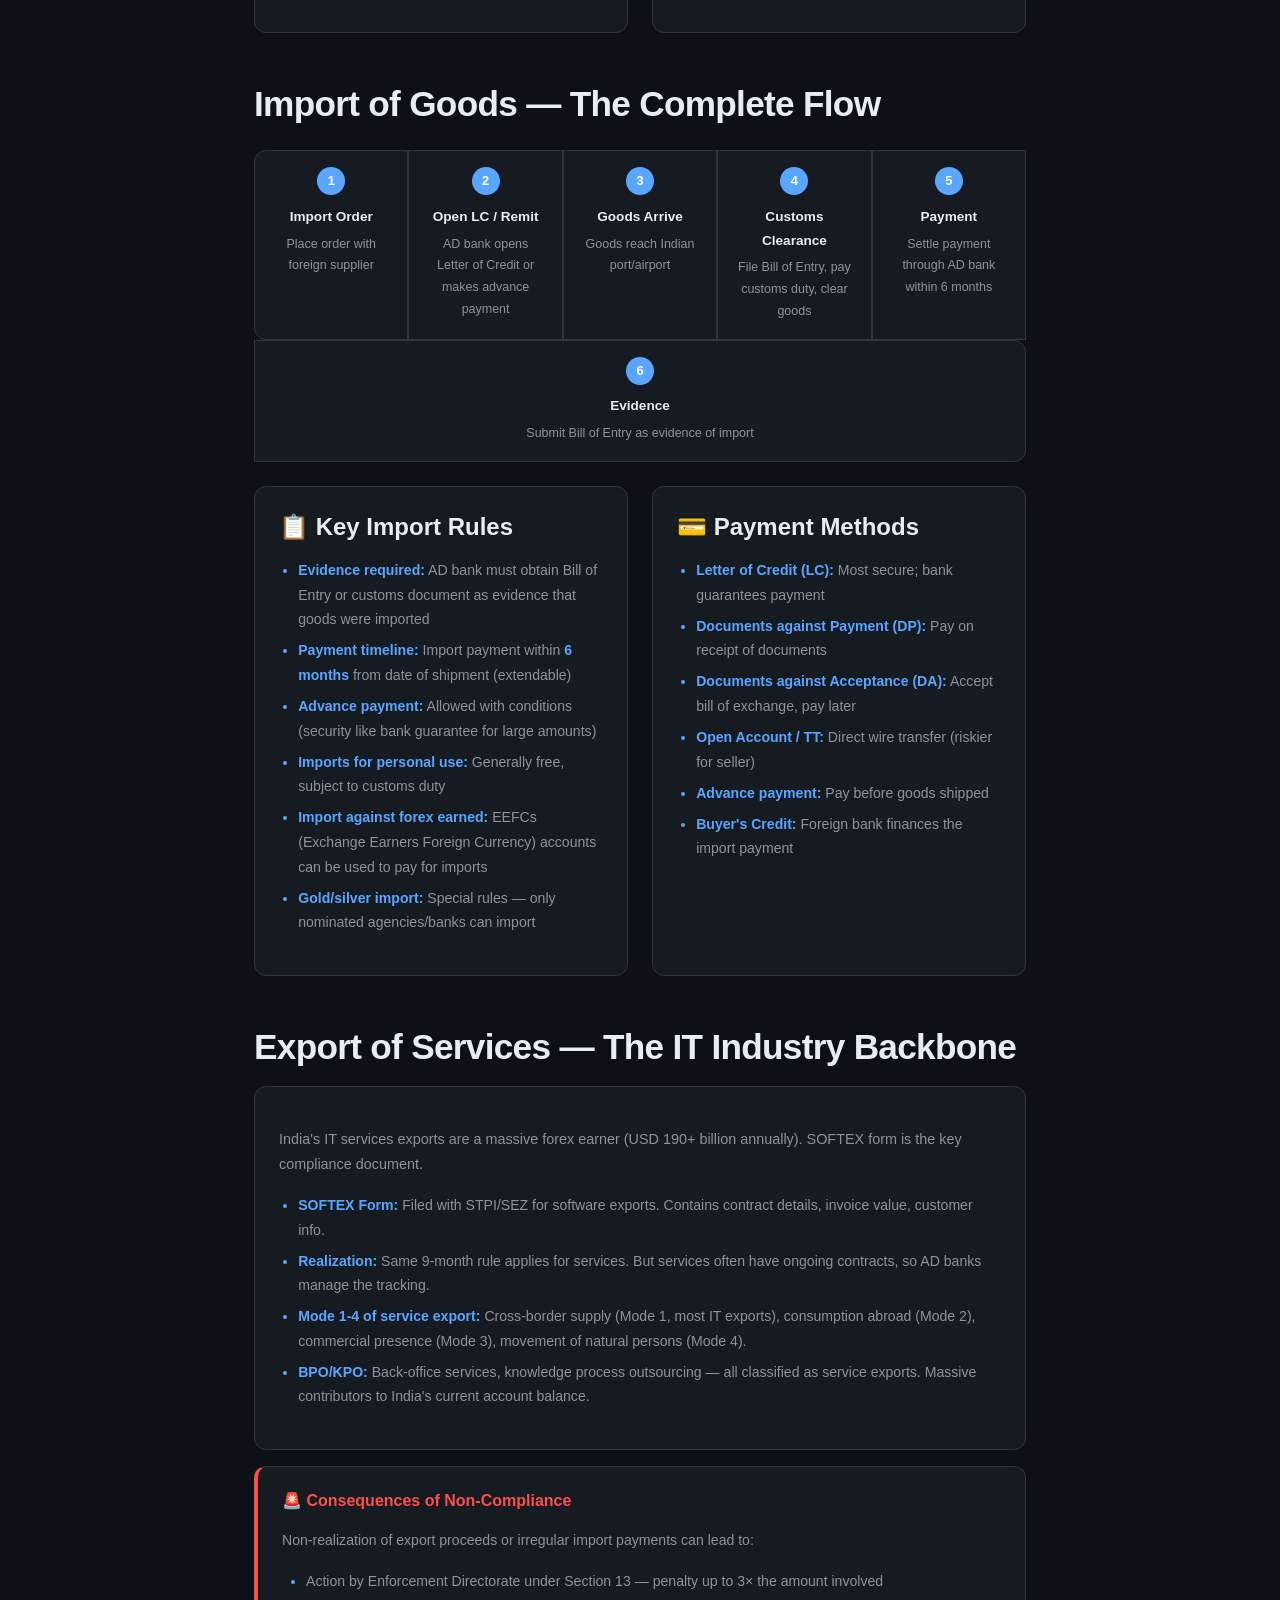
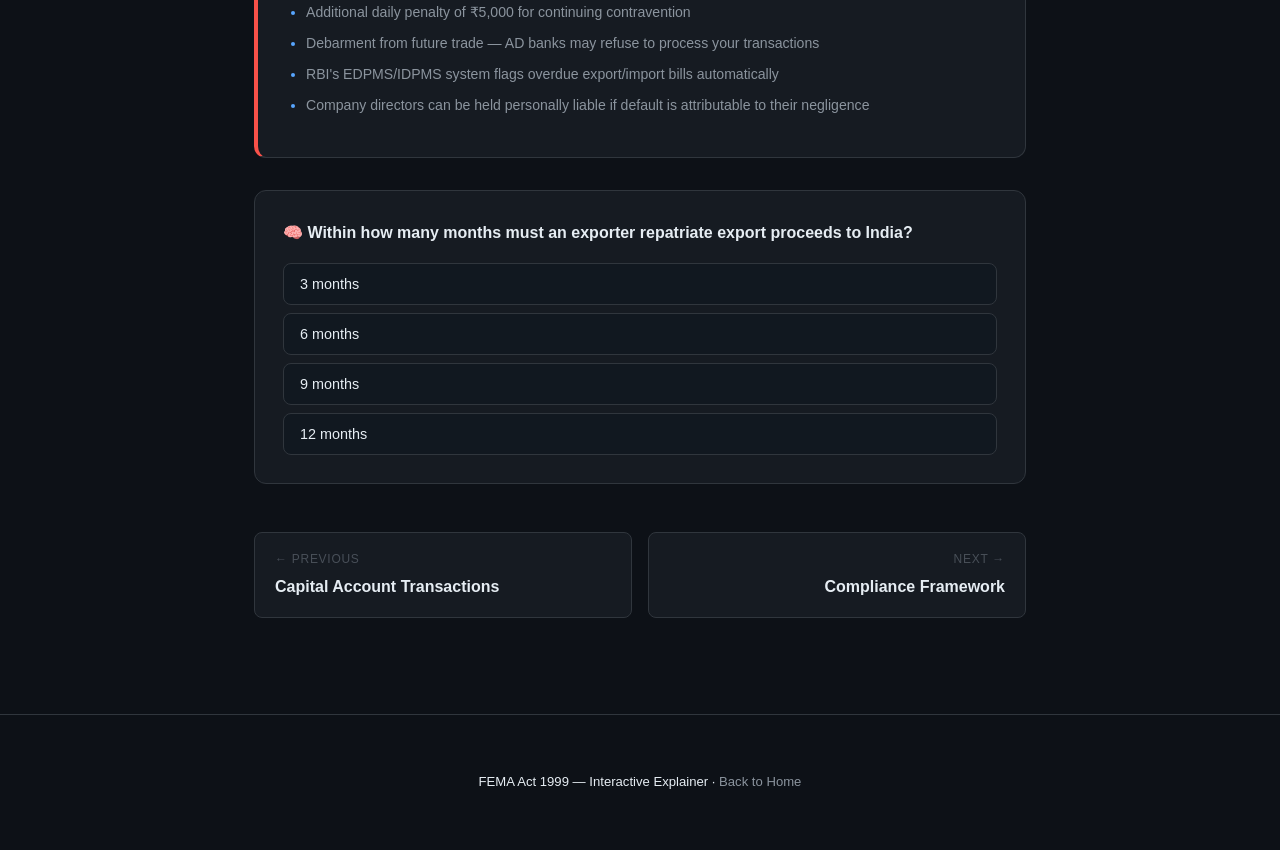
<file: 07-export-import/index.html>
<!DOCTYPE html>
<html lang="en" data-theme="dark">
<head>
  <meta charset="UTF-8">
  <meta name="viewport" content="width=device-width, initial-scale=1.0">
  <title>Export & Import Regulations — FEMA Act 1999</title>
  <link rel="stylesheet" href="../css/common.css">
  <style>
    .exim-flow {
      display: flex;
      align-items: stretch;
      gap: 0;
      margin: 1.5rem 0;
      flex-wrap: wrap;
    }
    .exim-step {
      flex: 1;
      min-width: 140px;
      padding: 1rem;
      background: var(--bg-card);
      border: 1px solid var(--border);
      position: relative;
      text-align: center;
      font-size: 0.85rem;
    }
    .exim-step:first-child { border-radius: var(--radius) 0 0 var(--radius); }
    .exim-step:last-child { border-radius: 0 var(--radius) var(--radius) 0; }
    .exim-step .step-num {
      display: inline-block;
      width: 28px; height: 28px;
      border-radius: 50%;
      background: var(--accent);
      color: #fff;
      font-weight: 700;
      line-height: 28px;
      font-size: 0.8rem;
      margin-bottom: 0.3rem;
    }
    .exim-step h5 { margin: 0.3rem 0; font-size: 0.85rem; }
    .exim-step p { margin: 0; color: var(--text-muted); font-size: 0.78rem; }
    @media(max-width:700px) {
      .exim-flow { flex-direction: column; }
      .exim-step:first-child { border-radius: var(--radius) var(--radius) 0 0; }
      .exim-step:last-child { border-radius: 0 0 var(--radius) var(--radius); }
    }
    .penalty-card {
      background: var(--bg-card);
      border: 1px solid var(--border);
      border-radius: var(--radius);
      padding: 1.5rem;
      margin: 1rem 0;
      border-left: 4px solid #f85149;
    }
    .penalty-card h4 { margin-top: 0; color: #f85149; }
    .two-col {
      display: grid;
      grid-template-columns: 1fr 1fr;
      gap: 1.5rem;
      margin: 1.5rem 0;
    }
    @media(max-width:700px) { .two-col { grid-template-columns: 1fr; } }
    .info-box {
      background: var(--bg-card);
      border: 1px solid var(--border);
      border-radius: var(--radius);
      padding: 1.5rem;
    }
    .info-box h3 { margin-top: 0; }
    .info-box ul { font-size: 0.88rem; color: var(--text-muted); padding-left: 1.2rem; }
  </style>
</head>
<body>
  <div class="reading-progress"><div class="fill"></div></div>
  <nav class="topnav">
    <a href="../index.html" class="logo">
      <svg viewBox="0 0 24 24" fill="none" stroke="currentColor" stroke-width="2"><circle cx="12" cy="12" r="10"/><path d="M2 12h20M12 2a15.3 15.3 0 0 1 4 10 15.3 15.3 0 0 1-4 10 15.3 15.3 0 0 1-4-10A15.3 15.3 0 0 1 12 2z"/></svg>
      FEMA Act 1999
    </a>
    <div class="nav-links">
      <a href="../06-capital-account/index.html">← Prev</a>
      <a href="../08-compliance/index.html">Next →</a>
      <button class="theme-toggle">☀️</button>
    </div>
  </nav>
  <div style="height:60px;"></div>
  <div class="container"><div class="breadcrumb"><a href="../index.html">Home</a><span class="sep">/</span><span>Chapter 07: Export & Import Regulations</span></div></div>

  <section class="section">
    <div class="container">
      <div class="reveal">
        <span class="tag tag-blue">Chapter 07</span>
        <h1>Export & Import Regulations</h1>
        <p style="font-size:1.1rem;color:var(--text-muted);max-width:700px;">
          Sections 7 & 8 of FEMA deal with export and import of goods & services. The core mandate: <strong>every exporter must bring forex back to India</strong>, and every importer must ensure they actually receive what they paid for.
        </p>
      </div>

      <div class="callout reveal">
        <span class="callout-icon">📦</span>
        <div class="callout-body">
          <strong>Why FEMA cares about trade:</strong> India's forex reserves come primarily from trade earnings. If exporters don't repatriate their earnings, the country loses precious forex. And if importers over-invoice or make payments without receiving goods, it's a potential channel for illegal capital flight. FEMA's trade provisions exist to protect India's forex integrity.
        </div>
      </div>

      <!-- Export Flow -->
      <h2 class="reveal">Export of Goods — The Complete Flow</h2>
      <p class="reveal">Section 7 mandates that every exporter must receive and repatriate the full export value. Here's how it works:</p>

      <div class="exim-flow reveal">
        <div class="exim-step"><div class="step-num">1</div><h5>Export Order</h5><p>Exporter receives order from foreign buyer</p></div>
        <div class="exim-step"><div class="step-num">2</div><h5>GR/SDF Form</h5><p>File declaration with AD bank (form GR for physical exports)</p></div>
        <div class="exim-step"><div class="step-num">3</div><h5>Customs Clearance</h5><p>Goods cleared by customs; shipping bill filed via ICEGATE</p></div>
        <div class="exim-step"><div class="step-num">4</div><h5>Ship/Dispatch</h5><p>Goods leave India</p></div>
        <div class="exim-step"><div class="step-num">5</div><h5>Realize Payment</h5><p>Receive forex from buyer (LC/TT/DP/DA)</p></div>
        <div class="exim-step"><div class="step-num">6</div><h5>Repatriate</h5><p>Bring forex to India within 9 months</p></div>
      </div>

      <div class="two-col reveal">
        <div class="info-box">
          <h3>📋 Key Export Compliance Points</h3>
          <ul>
            <li><strong>Declaration mandatory:</strong> Every export must be declared on GR/SDF/PP/SOFTEX form</li>
            <li><strong>Repatriation deadline:</strong> Full export value must be received within <strong>9 months</strong> from date of export (for goods); extendable by AD bank</li>
            <li><strong>For services:</strong> SOFTEX form for software exports; other services follow general current account norms</li>
            <li><strong>Export proceeds:</strong> Must be in freely convertible currency or Indian Rupees (for ACU/bilateral arrangements)</li>
            <li><strong>Write-off:</strong> AD bank can write off unrealized export bills up to 5% of total export at discretion; beyond needs RBI</li>
            <li><strong>Advance payment:</strong> Must be adjusted against future exports or refunded within timelines</li>
          </ul>
        </div>
        <div class="info-box">
          <h3>⚠️ Export Don'ts</h3>
          <ul>
            <li>❌ Never export without filing declaration to AD/customs</li>
            <li>❌ Never give commission to agents exceeding prescribed limits</li>
            <li>❌ Never under-invoice exports (declaring lower value than actual)</li>
            <li>❌ Never delay repatriation beyond 9 months without extension</li>
            <li>❌ Never receive payment in non-convertible currencies without permission</li>
            <li>❌ Never accept payment in modes other than normal banking channels (cash, crypto etc.)</li>
          </ul>
        </div>
      </div>

      <!-- Import Flow -->
      <h2 class="reveal">Import of Goods — The Complete Flow</h2>

      <div class="exim-flow reveal">
        <div class="exim-step"><div class="step-num">1</div><h5>Import Order</h5><p>Place order with foreign supplier</p></div>
        <div class="exim-step"><div class="step-num">2</div><h5>Open LC / Remit</h5><p>AD bank opens Letter of Credit or makes advance payment</p></div>
        <div class="exim-step"><div class="step-num">3</div><h5>Goods Arrive</h5><p>Goods reach Indian port/airport</p></div>
        <div class="exim-step"><div class="step-num">4</div><h5>Customs Clearance</h5><p>File Bill of Entry, pay customs duty, clear goods</p></div>
        <div class="exim-step"><div class="step-num">5</div><h5>Payment</h5><p>Settle payment through AD bank within 6 months</p></div>
        <div class="exim-step"><div class="step-num">6</div><h5>Evidence</h5><p>Submit Bill of Entry as evidence of import</p></div>
      </div>

      <div class="two-col reveal">
        <div class="info-box">
          <h3>📋 Key Import Rules</h3>
          <ul>
            <li><strong>Evidence required:</strong> AD bank must obtain Bill of Entry or customs document as evidence that goods were imported</li>
            <li><strong>Payment timeline:</strong> Import payment within <strong>6 months</strong> from date of shipment (extendable)</li>
            <li><strong>Advance payment:</strong> Allowed with conditions (security like bank guarantee for large amounts)</li>
            <li><strong>Imports for personal use:</strong> Generally free, subject to customs duty</li>
            <li><strong>Import against forex earned:</strong> EEFCs (Exchange Earners Foreign Currency) accounts can be used to pay for imports</li>
            <li><strong>Gold/silver import:</strong> Special rules — only nominated agencies/banks can import</li>
          </ul>
        </div>
        <div class="info-box">
          <h3>💳 Payment Methods</h3>
          <ul>
            <li><strong>Letter of Credit (LC):</strong> Most secure; bank guarantees payment</li>
            <li><strong>Documents against Payment (DP):</strong> Pay on receipt of documents</li>
            <li><strong>Documents against Acceptance (DA):</strong> Accept bill of exchange, pay later</li>
            <li><strong>Open Account / TT:</strong> Direct wire transfer (riskier for seller)</li>
            <li><strong>Advance payment:</strong> Pay before goods shipped</li>
            <li><strong>Buyer's Credit:</strong> Foreign bank finances the import payment</li>
          </ul>
        </div>
      </div>

      <!-- Export of Services -->
      <h2 class="reveal">Export of Services — The IT Industry Backbone</h2>
      <div class="info-box reveal" style="margin:1rem 0;">
        <p style="font-size:0.9rem;color:var(--text-muted);">India's IT services exports are a massive forex earner (USD 190+ billion annually). SOFTEX form is the key compliance document.</p>
        <ul style="font-size:0.88rem;color:var(--text-muted);">
          <li><strong>SOFTEX Form:</strong> Filed with STPI/SEZ for software exports. Contains contract details, invoice value, customer info.</li>
          <li><strong>Realization:</strong> Same 9-month rule applies for services. But services often have ongoing contracts, so AD banks manage the tracking.</li>
          <li><strong>Mode 1-4 of service export:</strong> Cross-border supply (Mode 1, most IT exports), consumption abroad (Mode 2), commercial presence (Mode 3), movement of natural persons (Mode 4).</li>
          <li><strong>BPO/KPO:</strong> Back-office services, knowledge process outsourcing — all classified as service exports. Massive contributors to India's current account balance.</li>
        </ul>
      </div>

      <!-- Penalties -->
      <div class="penalty-card reveal">
        <h4>🚨 Consequences of Non-Compliance</h4>
        <p style="font-size:0.88rem;color:var(--text-muted);">Non-realization of export proceeds or irregular import payments can lead to:</p>
        <ul style="font-size:0.88rem;color:var(--text-muted);">
          <li>Action by Enforcement Directorate under Section 13 — penalty up to 3× the amount involved</li>
          <li>Additional daily penalty of ₹5,000 for continuing contravention</li>
          <li>Debarment from future trade — AD banks may refuse to process your transactions</li>
          <li>RBI's EDPMS/IDPMS system flags overdue export/import bills automatically</li>
          <li>Company directors can be held personally liable if default is attributable to their negligence</li>
        </ul>
      </div>

      <!-- Quiz -->
      <div class="quiz-box reveal">
        <div class="quiz-q">🧠 Within how many months must an exporter repatriate export proceeds to India?</div>
        <div class="quiz-options">
          <button class="quiz-opt" data-correct="false">3 months</button>
          <button class="quiz-opt" data-correct="false">6 months</button>
          <button class="quiz-opt" data-correct="true">9 months</button>
          <button class="quiz-opt" data-correct="false">12 months</button>
        </div>
        <div class="quiz-feedback" 
          data-correct="Correct! Export proceeds must be repatriated within 9 months from the date of export. This can be extended by the AD bank in genuine cases." 
          data-wrong="The answer is 9 months. This is the standard repatriation period for export proceeds under FEMA, counted from the date of export. AD banks can grant extensions for genuine delays.">
        </div>
      </div>

      <div class="page-nav reveal">
        <a href="../06-capital-account/index.html"><span class="nav-dir">← Previous</span><span class="nav-title">Capital Account Transactions</span></a>
        <a href="../08-compliance/index.html"><span class="nav-dir">Next →</span><span class="nav-title">Compliance Framework</span></a>
      </div>
    </div>
  </section>

  <footer class="site-footer"><p>FEMA Act 1999 — Interactive Explainer · <a href="../index.html">Back to Home</a></p></footer>
  <script src="../js/common.js"></script>
</body>
</html>
</file>
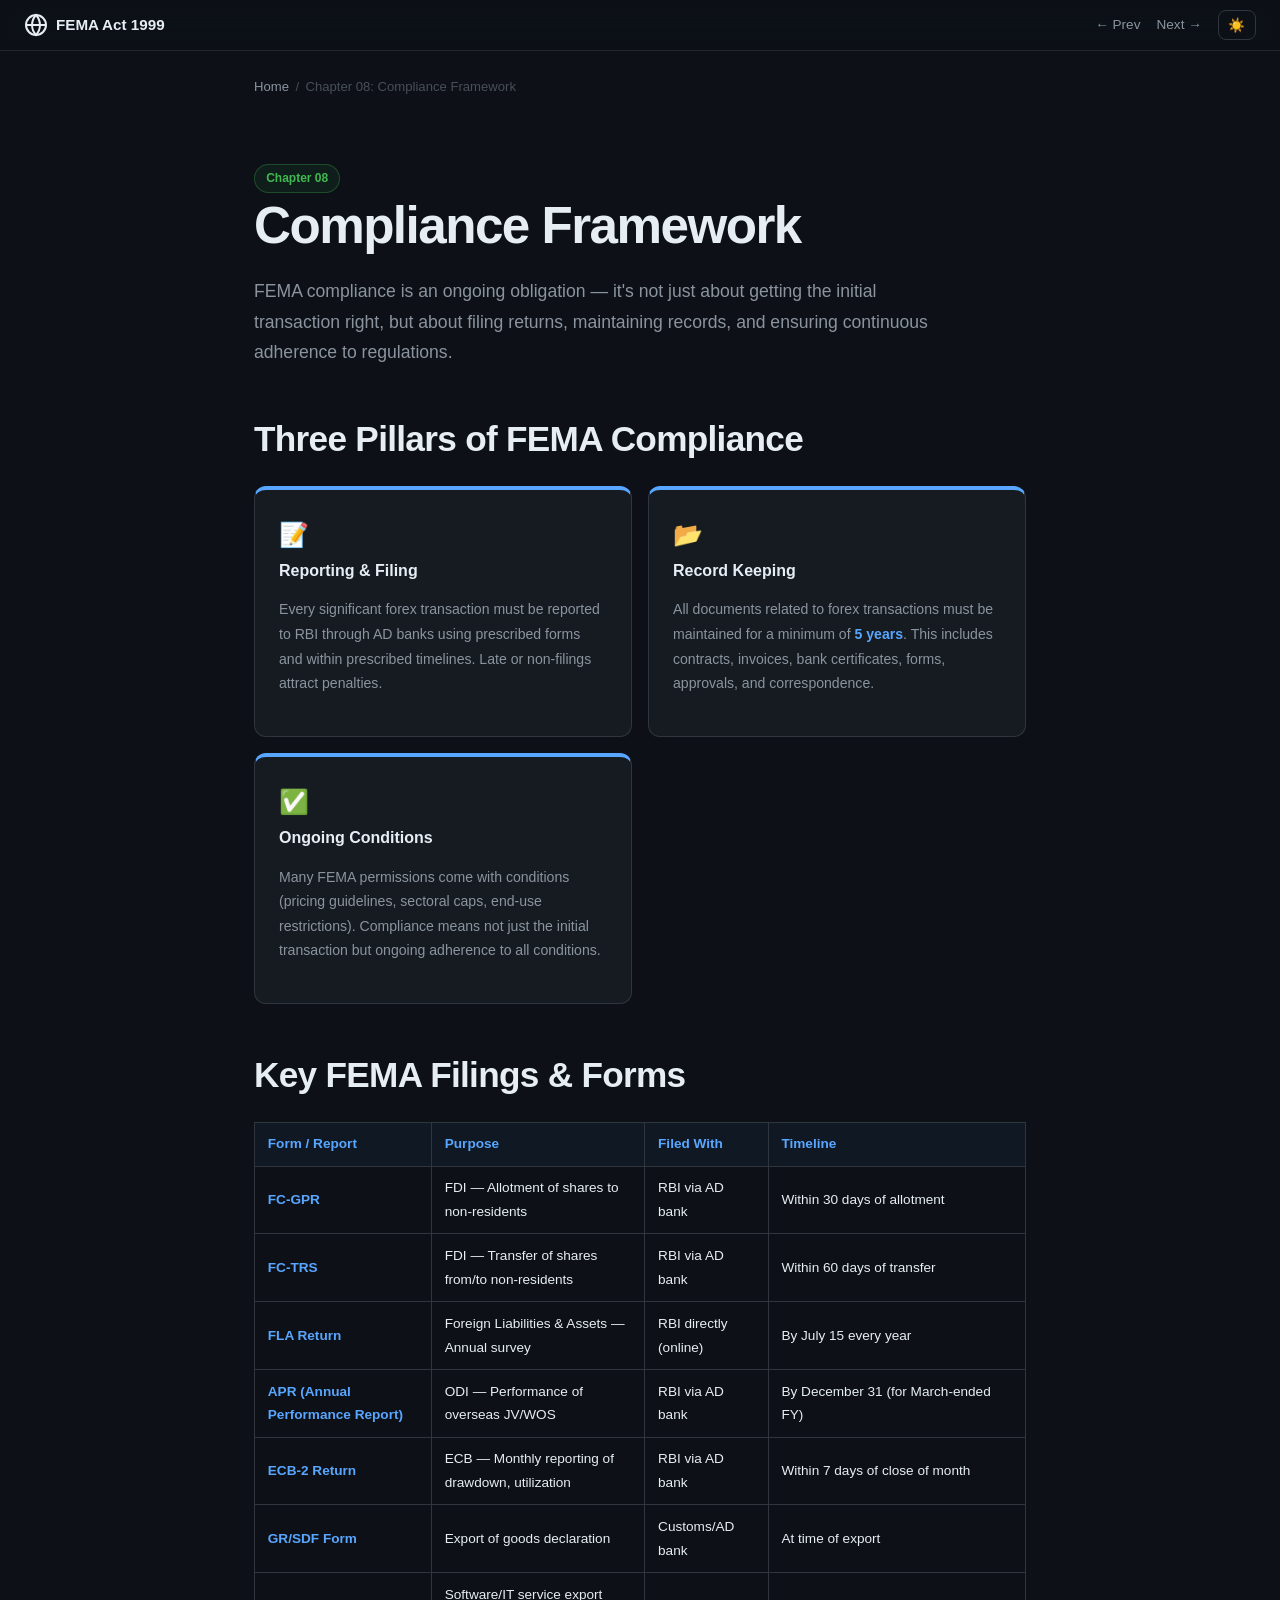
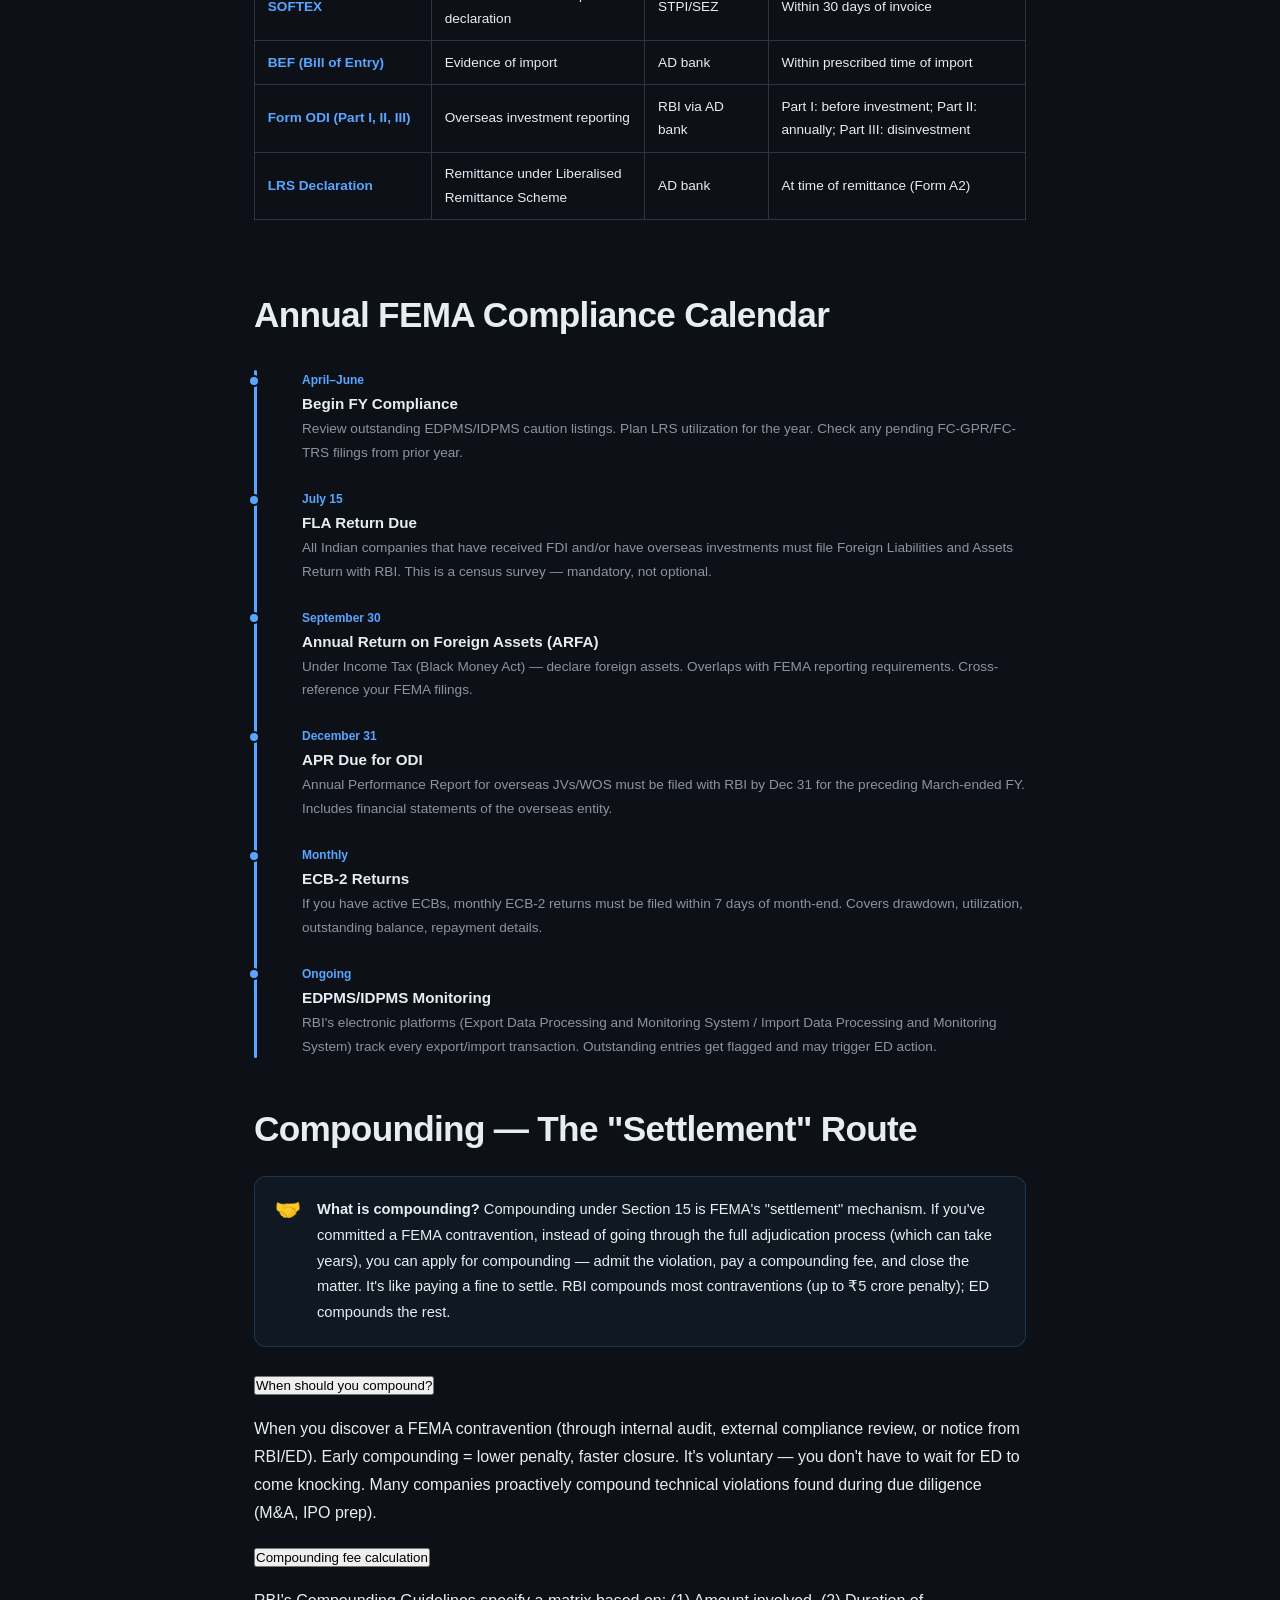
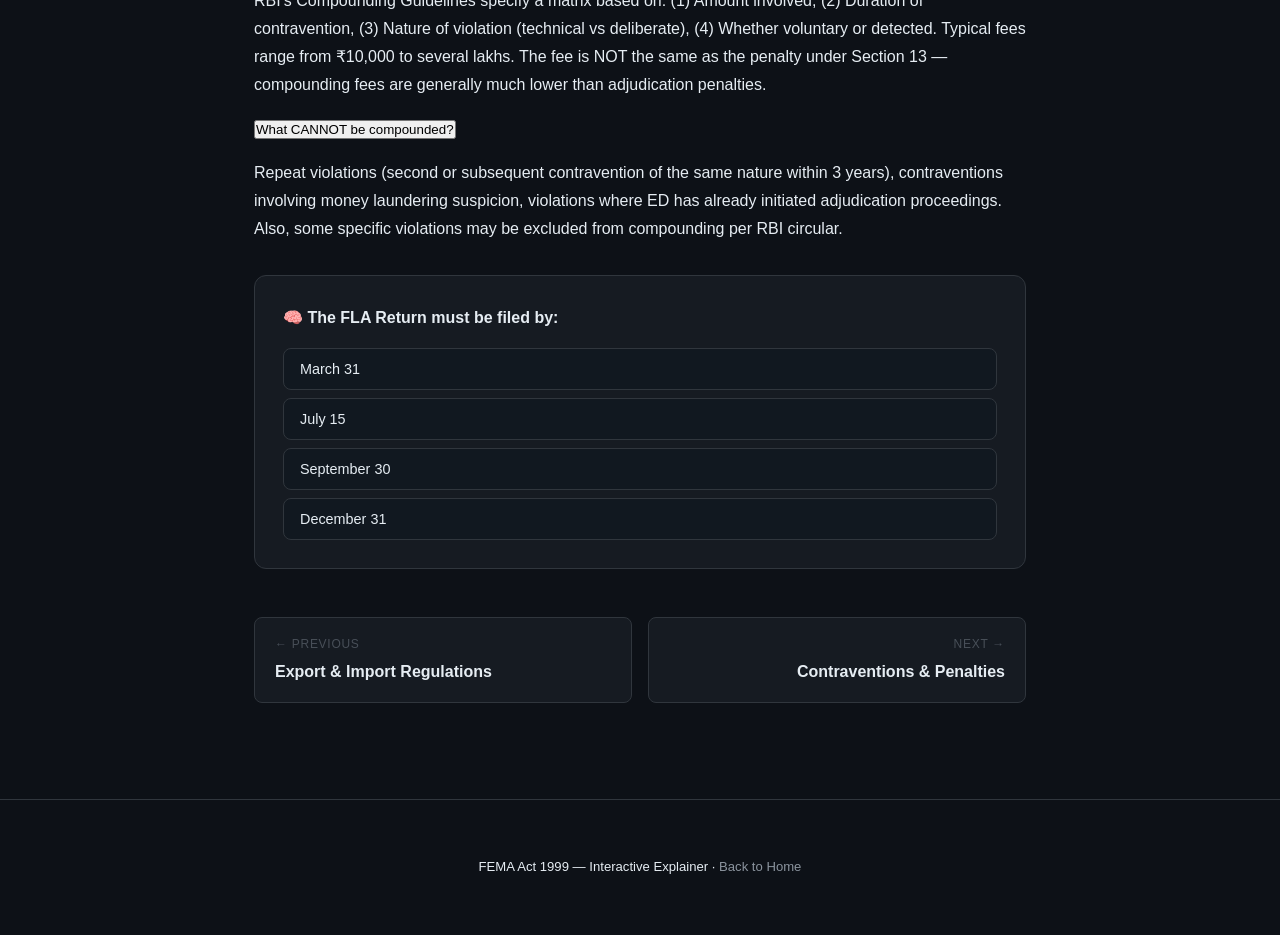
<file: 08-compliance/index.html>
<!DOCTYPE html>
<html lang="en" data-theme="dark">
<head>
  <meta charset="UTF-8">
  <meta name="viewport" content="width=device-width, initial-scale=1.0">
  <title>Compliance Framework — FEMA Act 1999</title>
  <link rel="stylesheet" href="../css/common.css">
  <style>
    .comp-grid {
      display: grid;
      grid-template-columns: repeat(auto-fit, minmax(280px, 1fr));
      gap: 1rem;
      margin: 1.5rem 0;
    }
    .comp-card {
      background: var(--bg-card);
      border: 1px solid var(--border);
      border-radius: var(--radius);
      padding: 1.5rem;
      border-top: 4px solid var(--accent);
    }
    .comp-card .comp-icon { font-size: 1.5rem; margin-bottom: 0.3rem; }
    .comp-card h4 { margin: 0.3rem 0; }
    .comp-card p { font-size: 0.88rem; color: var(--text-muted); }
    .filing-table {
      width: 100%;
      border-collapse: collapse;
      margin: 1.5rem 0;
      font-size: 0.85rem;
    }
    .filing-table th, .filing-table td {
      padding: 0.6rem 0.8rem;
      border: 1px solid var(--border);
      text-align: left;
    }
    .filing-table th {
      background: rgba(88,166,255,0.05);
      font-weight: 700;
      color: var(--accent);
    }
    .filing-table tr:hover { background: rgba(88,166,255,0.03); }
    .annual-timeline {
      position: relative;
      margin: 2rem 0;
      padding-left: 2rem;
    }
    .annual-timeline::before {
      content: '';
      position: absolute;
      left: 0;
      top: 0;
      bottom: 0;
      width: 3px;
      background: var(--accent);
      border-radius: 999px;
    }
    .timeline-item {
      position: relative;
      margin-bottom: 1.5rem;
      padding-left: 1rem;
    }
    .timeline-item::before {
      content: '';
      position: absolute;
      left: -2.35rem;
      top: 0.3rem;
      width: 12px;
      height: 12px;
      border-radius: 50%;
      background: var(--accent);
      border: 2px solid var(--bg);
    }
    .timeline-item .tl-date {
      font-size: 0.75rem;
      color: var(--accent);
      font-weight: 700;
    }
    .timeline-item h4 { margin: 0.2rem 0; font-size: 0.95rem; }
    .timeline-item p { margin: 0; font-size: 0.85rem; color: var(--text-muted); }
  </style>
</head>
<body>
  <div class="reading-progress"><div class="fill"></div></div>
  <nav class="topnav">
    <a href="../index.html" class="logo">
      <svg viewBox="0 0 24 24" fill="none" stroke="currentColor" stroke-width="2"><circle cx="12" cy="12" r="10"/><path d="M2 12h20M12 2a15.3 15.3 0 0 1 4 10 15.3 15.3 0 0 1-4 10 15.3 15.3 0 0 1-4-10A15.3 15.3 0 0 1 12 2z"/></svg>
      FEMA Act 1999
    </a>
    <div class="nav-links">
      <a href="../07-export-import/index.html">← Prev</a>
      <a href="../09-contraventions/index.html">Next →</a>
      <button class="theme-toggle">☀️</button>
    </div>
  </nav>
  <div style="height:60px;"></div>
  <div class="container"><div class="breadcrumb"><a href="../index.html">Home</a><span class="sep">/</span><span>Chapter 08: Compliance Framework</span></div></div>

  <section class="section">
    <div class="container">
      <div class="reveal">
        <span class="tag tag-green">Chapter 08</span>
        <h1>Compliance Framework</h1>
        <p style="font-size:1.1rem;color:var(--text-muted);max-width:700px;">
          FEMA compliance is an ongoing obligation — it's not just about getting the initial transaction right, but about filing returns, maintaining records, and ensuring continuous adherence to regulations.
        </p>
      </div>

      <!-- Three Pillars -->
      <h2 class="reveal">Three Pillars of FEMA Compliance</h2>
      <div class="comp-grid reveal">
        <div class="comp-card">
          <div class="comp-icon">📝</div>
          <h4>Reporting & Filing</h4>
          <p>Every significant forex transaction must be reported to RBI through AD banks using prescribed forms and within prescribed timelines. Late or non-filings attract penalties.</p>
        </div>
        <div class="comp-card">
          <div class="comp-icon">📂</div>
          <h4>Record Keeping</h4>
          <p>All documents related to forex transactions must be maintained for a minimum of <strong>5 years</strong>. This includes contracts, invoices, bank certificates, forms, approvals, and correspondence.</p>
        </div>
        <div class="comp-card">
          <div class="comp-icon">✅</div>
          <h4>Ongoing Conditions</h4>
          <p>Many FEMA permissions come with conditions (pricing guidelines, sectoral caps, end-use restrictions). Compliance means not just the initial transaction but ongoing adherence to all conditions.</p>
        </div>
      </div>

      <!-- Key Filings Table -->
      <h2 class="reveal">Key FEMA Filings & Forms</h2>
      <div style="overflow-x:auto;" class="reveal">
        <table class="filing-table">
          <thead>
            <tr><th>Form / Report</th><th>Purpose</th><th>Filed With</th><th>Timeline</th></tr>
          </thead>
          <tbody>
            <tr><td><strong>FC-GPR</strong></td><td>FDI — Allotment of shares to non-residents</td><td>RBI via AD bank</td><td>Within 30 days of allotment</td></tr>
            <tr><td><strong>FC-TRS</strong></td><td>FDI — Transfer of shares from/to non-residents</td><td>RBI via AD bank</td><td>Within 60 days of transfer</td></tr>
            <tr><td><strong>FLA Return</strong></td><td>Foreign Liabilities & Assets — Annual survey</td><td>RBI directly (online)</td><td>By July 15 every year</td></tr>
            <tr><td><strong>APR (Annual Performance Report)</strong></td><td>ODI — Performance of overseas JV/WOS</td><td>RBI via AD bank</td><td>By December 31 (for March-ended FY)</td></tr>
            <tr><td><strong>ECB-2 Return</strong></td><td>ECB — Monthly reporting of drawdown, utilization</td><td>RBI via AD bank</td><td>Within 7 days of close of month</td></tr>
            <tr><td><strong>GR/SDF Form</strong></td><td>Export of goods declaration</td><td>Customs/AD bank</td><td>At time of export</td></tr>
            <tr><td><strong>SOFTEX</strong></td><td>Software/IT service export declaration</td><td>STPI/SEZ</td><td>Within 30 days of invoice</td></tr>
            <tr><td><strong>BEF (Bill of Entry)</strong></td><td>Evidence of import</td><td>AD bank</td><td>Within prescribed time of import</td></tr>
            <tr><td><strong>Form ODI (Part I, II, III)</strong></td><td>Overseas investment reporting</td><td>RBI via AD bank</td><td>Part I: before investment; Part II: annually; Part III: disinvestment</td></tr>
            <tr><td><strong>LRS Declaration</strong></td><td>Remittance under Liberalised Remittance Scheme</td><td>AD bank</td><td>At time of remittance (Form A2)</td></tr>
          </tbody>
        </table>
      </div>

      <!-- Annual Compliance Calendar -->
      <h2 class="reveal">Annual FEMA Compliance Calendar</h2>
      <div class="annual-timeline reveal">
        <div class="timeline-item">
          <div class="tl-date">April–June</div>
          <h4>Begin FY Compliance</h4>
          <p>Review outstanding EDPMS/IDPMS caution listings. Plan LRS utilization for the year. Check any pending FC-GPR/FC-TRS filings from prior year.</p>
        </div>
        <div class="timeline-item">
          <div class="tl-date">July 15</div>
          <h4>FLA Return Due</h4>
          <p>All Indian companies that have received FDI and/or have overseas investments must file Foreign Liabilities and Assets Return with RBI. This is a census survey — mandatory, not optional.</p>
        </div>
        <div class="timeline-item">
          <div class="tl-date">September 30</div>
          <h4>Annual Return on Foreign Assets (ARFA)</h4>
          <p>Under Income Tax (Black Money Act) — declare foreign assets. Overlaps with FEMA reporting requirements. Cross-reference your FEMA filings.</p>
        </div>
        <div class="timeline-item">
          <div class="tl-date">December 31</div>
          <h4>APR Due for ODI</h4>
          <p>Annual Performance Report for overseas JVs/WOS must be filed with RBI by Dec 31 for the preceding March-ended FY. Includes financial statements of the overseas entity.</p>
        </div>
        <div class="timeline-item">
          <div class="tl-date">Monthly</div>
          <h4>ECB-2 Returns</h4>
          <p>If you have active ECBs, monthly ECB-2 returns must be filed within 7 days of month-end. Covers drawdown, utilization, outstanding balance, repayment details.</p>
        </div>
        <div class="timeline-item">
          <div class="tl-date">Ongoing</div>
          <h4>EDPMS/IDPMS Monitoring</h4>
          <p>RBI's electronic platforms (Export Data Processing and Monitoring System / Import Data Processing and Monitoring System) track every export/import transaction. Outstanding entries get flagged and may trigger ED action.</p>
        </div>
      </div>

      <!-- Compounding -->
      <h2 class="reveal">Compounding — The "Settlement" Route</h2>
      <div class="callout reveal">
        <span class="callout-icon">🤝</span>
        <div class="callout-body">
          <strong>What is compounding?</strong> Compounding under Section 15 is FEMA's "settlement" mechanism. If you've committed a FEMA contravention, instead of going through the full adjudication process (which can take years), you can apply for compounding — admit the violation, pay a compounding fee, and close the matter. It's like paying a fine to settle. RBI compounds most contraventions (up to ₹5 crore penalty); ED compounds the rest.
        </div>
      </div>

      <div class="accordion reveal">
        <div class="acc-item">
          <button class="acc-trigger">When should you compound?</button>
          <div class="acc-content"><p>When you discover a FEMA contravention (through internal audit, external compliance review, or notice from RBI/ED). Early compounding = lower penalty, faster closure. It's voluntary — you don't have to wait for ED to come knocking. Many companies proactively compound technical violations found during due diligence (M&A, IPO prep).</p></div>
        </div>
        <div class="acc-item">
          <button class="acc-trigger">Compounding fee calculation</button>
          <div class="acc-content"><p>RBI's Compounding Guidelines specify a matrix based on: (1) Amount involved, (2) Duration of contravention, (3) Nature of violation (technical vs deliberate), (4) Whether voluntary or detected. Typical fees range from ₹10,000 to several lakhs. The fee is NOT the same as the penalty under Section 13 — compounding fees are generally much lower than adjudication penalties.</p></div>
        </div>
        <div class="acc-item">
          <button class="acc-trigger">What CANNOT be compounded?</button>
          <div class="acc-content"><p>Repeat violations (second or subsequent contravention of the same nature within 3 years), contraventions involving money laundering suspicion, violations where ED has already initiated adjudication proceedings. Also, some specific violations may be excluded from compounding per RBI circular.</p></div>
        </div>
      </div>

      <!-- Quiz -->
      <div class="quiz-box reveal">
        <div class="quiz-q">🧠 The FLA Return must be filed by:</div>
        <div class="quiz-options">
          <button class="quiz-opt" data-correct="false">March 31</button>
          <button class="quiz-opt" data-correct="true">July 15</button>
          <button class="quiz-opt" data-correct="false">September 30</button>
          <button class="quiz-opt" data-correct="false">December 31</button>
        </div>
        <div class="quiz-feedback" 
          data-correct="Correct! The Foreign Liabilities and Assets (FLA) Return is due by July 15 every year for all Indian companies that have received FDI or made overseas investments." 
          data-wrong="FLA Return deadline is July 15. This is an RBI census survey filed directly on RBI's website by all companies with foreign liabilities or assets.">
        </div>
      </div>

      <div class="page-nav reveal">
        <a href="../07-export-import/index.html"><span class="nav-dir">← Previous</span><span class="nav-title">Export & Import Regulations</span></a>
        <a href="../09-contraventions/index.html"><span class="nav-dir">Next →</span><span class="nav-title">Contraventions & Penalties</span></a>
      </div>
    </div>
  </section>

  <footer class="site-footer"><p>FEMA Act 1999 — Interactive Explainer · <a href="../index.html">Back to Home</a></p></footer>
  <script src="../js/common.js"></script>
</body>
</html>
</file>
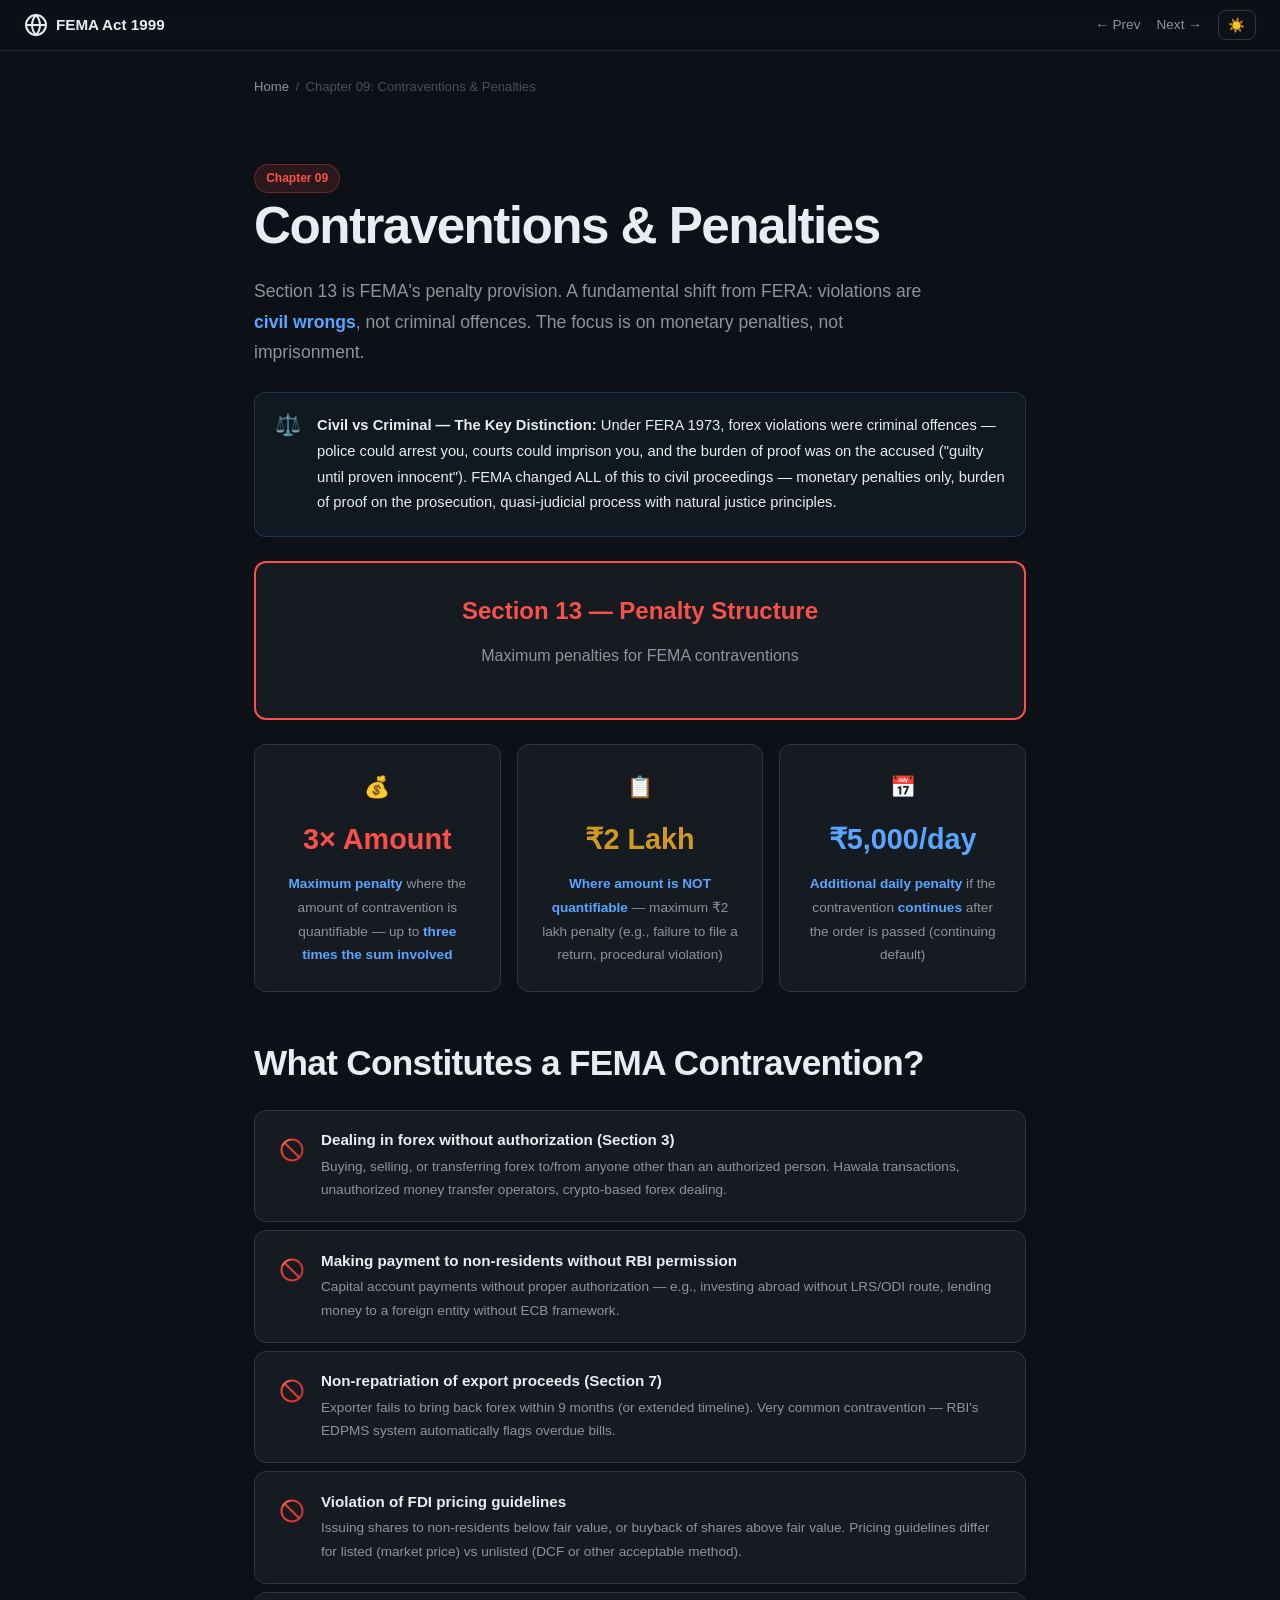
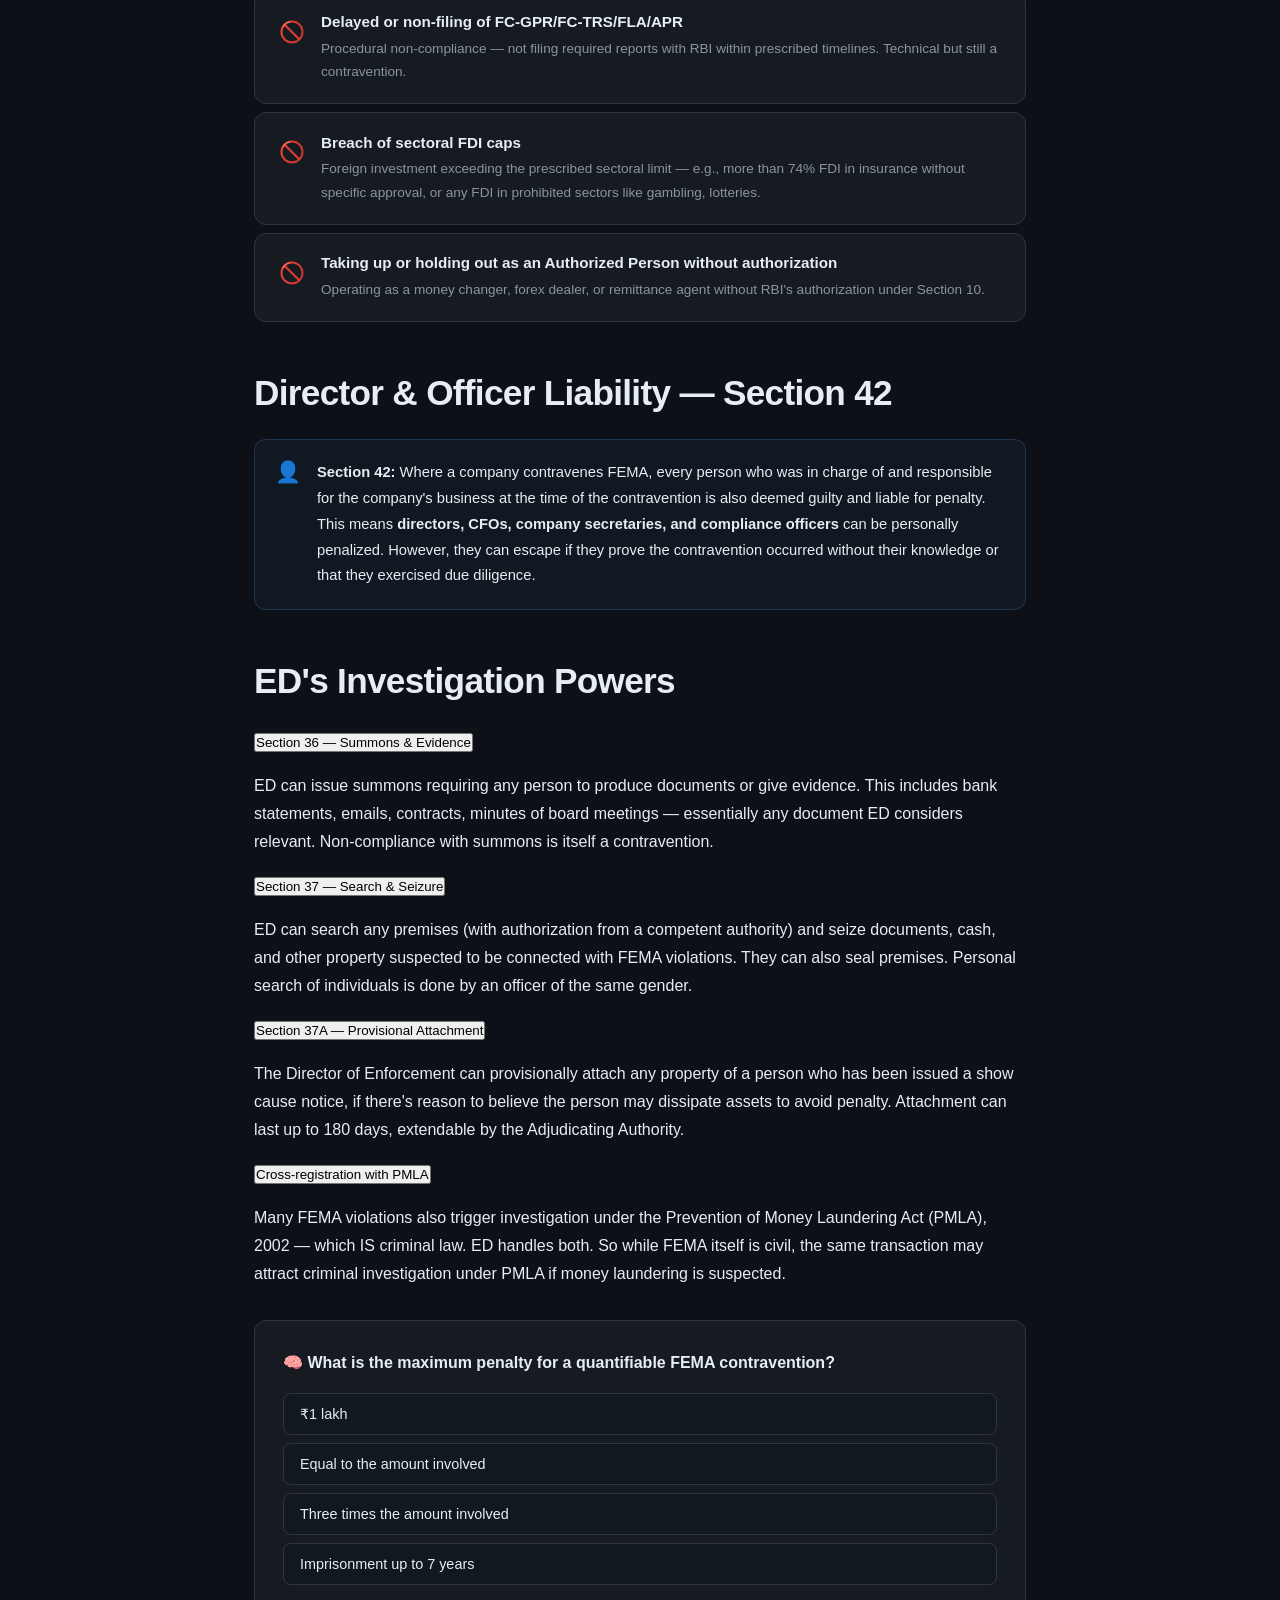
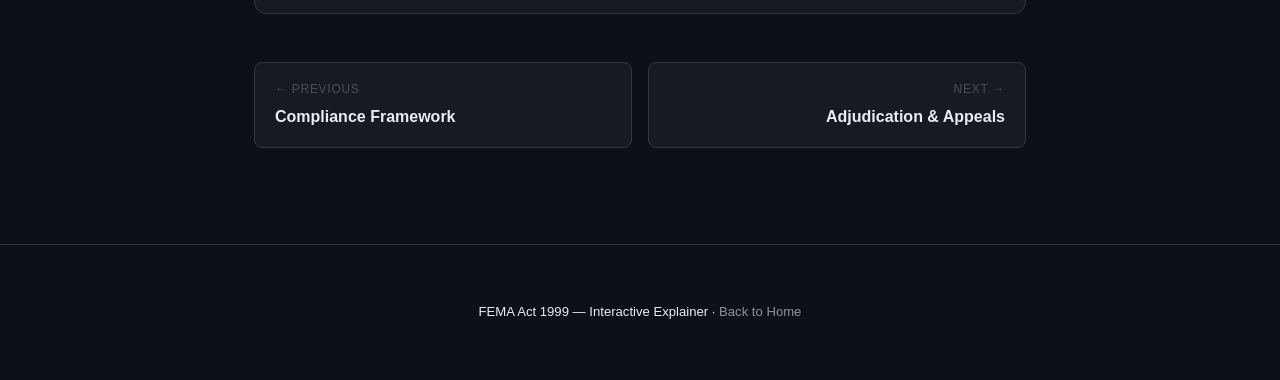
<file: 09-contraventions/index.html>
<!DOCTYPE html>
<html lang="en" data-theme="dark">
<head>
  <meta charset="UTF-8">
  <meta name="viewport" content="width=device-width, initial-scale=1.0">
  <title>Contraventions & Penalties — FEMA Act 1999</title>
  <link rel="stylesheet" href="../css/common.css">
  <style>
    .penalty-spectrum {
      display: grid;
      grid-template-columns: repeat(auto-fit, minmax(220px, 1fr));
      gap: 1rem;
      margin: 1.5rem 0;
    }
    .pen-card {
      background: var(--bg-card);
      border: 1px solid var(--border);
      border-radius: var(--radius);
      padding: 1.5rem;
      text-align: center;
    }
    .pen-card .pen-amount {
      font-size: 1.8rem;
      font-weight: 800;
      margin: 0.5rem 0;
    }
    .pen-card .pen-amount.red { color: #f85149; }
    .pen-card .pen-amount.orange { color: #d29922; }
    .pen-card .pen-amount.blue { color: #58a6ff; }
    .pen-card p { font-size: 0.85rem; color: var(--text-muted); margin: 0.3rem 0 0; }
    .scenario-list {
      margin: 1.5rem 0;
    }
    .scenario {
      background: var(--bg-card);
      border: 1px solid var(--border);
      border-radius: var(--radius);
      padding: 1.2rem 1.5rem;
      margin: 0.5rem 0;
      display: flex;
      gap: 1rem;
      align-items: flex-start;
    }
    .scenario .s-icon { font-size: 1.3rem; flex-shrink: 0; margin-top: 0.1rem; }
    .scenario h4 { margin: 0 0 0.3rem; font-size: 0.95rem; }
    .scenario p { margin: 0; font-size: 0.85rem; color: var(--text-muted); }
    .section13-visual {
      background: var(--bg-card);
      border: 2px solid #f85149;
      border-radius: var(--radius);
      padding: 2rem;
      margin: 1.5rem 0;
      text-align: center;
    }
    .section13-visual h3 { color: #f85149; margin-top: 0; }
  </style>
</head>
<body>
  <div class="reading-progress"><div class="fill"></div></div>
  <nav class="topnav">
    <a href="../index.html" class="logo">
      <svg viewBox="0 0 24 24" fill="none" stroke="currentColor" stroke-width="2"><circle cx="12" cy="12" r="10"/><path d="M2 12h20M12 2a15.3 15.3 0 0 1 4 10 15.3 15.3 0 0 1-4 10 15.3 15.3 0 0 1-4-10A15.3 15.3 0 0 1 12 2z"/></svg>
      FEMA Act 1999
    </a>
    <div class="nav-links">
      <a href="../08-compliance/index.html">← Prev</a>
      <a href="../10-adjudication-appeals/index.html">Next →</a>
      <button class="theme-toggle">☀️</button>
    </div>
  </nav>
  <div style="height:60px;"></div>
  <div class="container"><div class="breadcrumb"><a href="../index.html">Home</a><span class="sep">/</span><span>Chapter 09: Contraventions & Penalties</span></div></div>

  <section class="section">
    <div class="container">
      <div class="reveal">
        <span class="tag tag-red" style="background:rgba(248,81,73,0.12);color:#f85149;">Chapter 09</span>
        <h1>Contraventions & Penalties</h1>
        <p style="font-size:1.1rem;color:var(--text-muted);max-width:700px;">
          Section 13 is FEMA's penalty provision. A fundamental shift from FERA: violations are <strong>civil wrongs</strong>, not criminal offences. The focus is on monetary penalties, not imprisonment.
        </p>
      </div>

      <div class="callout reveal">
        <span class="callout-icon">⚖️</span>
        <div class="callout-body">
          <strong>Civil vs Criminal — The Key Distinction:</strong> Under FERA 1973, forex violations were criminal offences — police could arrest you, courts could imprison you, and the burden of proof was on the accused ("guilty until proven innocent"). FEMA changed ALL of this to civil proceedings — monetary penalties only, burden of proof on the prosecution, quasi-judicial process with natural justice principles.
        </div>
      </div>

      <!-- Section 13 Visual -->
      <div class="section13-visual reveal">
        <h3>Section 13 — Penalty Structure</h3>
        <p style="color:var(--text-muted);">Maximum penalties for FEMA contraventions</p>
      </div>

      <div class="penalty-spectrum reveal">
        <div class="pen-card">
          <div style="font-size:1.3rem;">💰</div>
          <div class="pen-amount red">3× Amount</div>
          <p><strong>Maximum penalty</strong> where the amount of contravention is quantifiable — up to <strong>three times the sum involved</strong></p>
        </div>
        <div class="pen-card">
          <div style="font-size:1.3rem;">📋</div>
          <div class="pen-amount orange">₹2 Lakh</div>
          <p><strong>Where amount is NOT quantifiable</strong> — maximum ₹2 lakh penalty (e.g., failure to file a return, procedural violation)</p>
        </div>
        <div class="pen-card">
          <div style="font-size:1.3rem;">📅</div>
          <div class="pen-amount blue">₹5,000/day</div>
          <p><strong>Additional daily penalty</strong> if the contravention <strong>continues</strong> after the order is passed (continuing default)</p>
        </div>
      </div>

      <!-- What Constitutes Contravention -->
      <h2 class="reveal">What Constitutes a FEMA Contravention?</h2>
      <div class="scenario-list reveal">
        <div class="scenario">
          <div class="s-icon">🚫</div>
          <div>
            <h4>Dealing in forex without authorization (Section 3)</h4>
            <p>Buying, selling, or transferring forex to/from anyone other than an authorized person. Hawala transactions, unauthorized money transfer operators, crypto-based forex dealing.</p>
          </div>
        </div>
        <div class="scenario">
          <div class="s-icon">🚫</div>
          <div>
            <h4>Making payment to non-residents without RBI permission</h4>
            <p>Capital account payments without proper authorization — e.g., investing abroad without LRS/ODI route, lending money to a foreign entity without ECB framework.</p>
          </div>
        </div>
        <div class="scenario">
          <div class="s-icon">🚫</div>
          <div>
            <h4>Non-repatriation of export proceeds (Section 7)</h4>
            <p>Exporter fails to bring back forex within 9 months (or extended timeline). Very common contravention — RBI's EDPMS system automatically flags overdue bills.</p>
          </div>
        </div>
        <div class="scenario">
          <div class="s-icon">🚫</div>
          <div>
            <h4>Violation of FDI pricing guidelines</h4>
            <p>Issuing shares to non-residents below fair value, or buyback of shares above fair value. Pricing guidelines differ for listed (market price) vs unlisted (DCF or other acceptable method).</p>
          </div>
        </div>
        <div class="scenario">
          <div class="s-icon">🚫</div>
          <div>
            <h4>Delayed or non-filing of FC-GPR/FC-TRS/FLA/APR</h4>
            <p>Procedural non-compliance — not filing required reports with RBI within prescribed timelines. Technical but still a contravention.</p>
          </div>
        </div>
        <div class="scenario">
          <div class="s-icon">🚫</div>
          <div>
            <h4>Breach of sectoral FDI caps</h4>
            <p>Foreign investment exceeding the prescribed sectoral limit — e.g., more than 74% FDI in insurance without specific approval, or any FDI in prohibited sectors like gambling, lotteries.</p>
          </div>
        </div>
        <div class="scenario">
          <div class="s-icon">🚫</div>
          <div>
            <h4>Taking up or holding out as an Authorized Person without authorization</h4>
            <p>Operating as a money changer, forex dealer, or remittance agent without RBI's authorization under Section 10.</p>
          </div>
        </div>
      </div>

      <!-- Director Liability -->
      <h2 class="reveal">Director & Officer Liability — Section 42</h2>
      <div class="callout reveal">
        <span class="callout-icon">👤</span>
        <div class="callout-body">
          <strong>Section 42:</strong> Where a company contravenes FEMA, every person who was in charge of and responsible for the company's business at the time of the contravention is also deemed guilty and liable for penalty. This means <strong>directors, CFOs, company secretaries, and compliance officers</strong> can be personally penalized. However, they can escape if they prove the contravention occurred without their knowledge or that they exercised due diligence.
        </div>
      </div>

      <!-- Enforcement Powers -->
      <h2 class="reveal">ED's Investigation Powers</h2>
      <div class="accordion reveal">
        <div class="acc-item">
          <button class="acc-trigger">Section 36 — Summons & Evidence</button>
          <div class="acc-content"><p>ED can issue summons requiring any person to produce documents or give evidence. This includes bank statements, emails, contracts, minutes of board meetings — essentially any document ED considers relevant. Non-compliance with summons is itself a contravention.</p></div>
        </div>
        <div class="acc-item">
          <button class="acc-trigger">Section 37 — Search & Seizure</button>
          <div class="acc-content"><p>ED can search any premises (with authorization from a competent authority) and seize documents, cash, and other property suspected to be connected with FEMA violations. They can also seal premises. Personal search of individuals is done by an officer of the same gender.</p></div>
        </div>
        <div class="acc-item">
          <button class="acc-trigger">Section 37A — Provisional Attachment</button>
          <div class="acc-content"><p>The Director of Enforcement can provisionally attach any property of a person who has been issued a show cause notice, if there's reason to believe the person may dissipate assets to avoid penalty. Attachment can last up to 180 days, extendable by the Adjudicating Authority.</p></div>
        </div>
        <div class="acc-item">
          <button class="acc-trigger">Cross-registration with PMLA</button>
          <div class="acc-content"><p>Many FEMA violations also trigger investigation under the Prevention of Money Laundering Act (PMLA), 2002 — which IS criminal law. ED handles both. So while FEMA itself is civil, the same transaction may attract criminal investigation under PMLA if money laundering is suspected.</p></div>
        </div>
      </div>

      <!-- Quiz -->
      <div class="quiz-box reveal">
        <div class="quiz-q">🧠 What is the maximum penalty for a quantifiable FEMA contravention?</div>
        <div class="quiz-options">
          <button class="quiz-opt" data-correct="false">₹1 lakh</button>
          <button class="quiz-opt" data-correct="false">Equal to the amount involved</button>
          <button class="quiz-opt" data-correct="true">Three times the amount involved</button>
          <button class="quiz-opt" data-correct="false">Imprisonment up to 7 years</button>
        </div>
        <div class="quiz-feedback" 
          data-correct="Correct! Section 13(1) prescribes a maximum penalty of up to three times the sum involved in the contravention. Remember — FEMA penalties are civil, not criminal." 
          data-wrong="The maximum is three times (3×) the sum involved. FEMA penalties are purely civil and monetary — there's no imprisonment. Note: imprisonment was possible under FERA, not FEMA.">
        </div>
      </div>

      <div class="page-nav reveal">
        <a href="../08-compliance/index.html"><span class="nav-dir">← Previous</span><span class="nav-title">Compliance Framework</span></a>
        <a href="../10-adjudication-appeals/index.html"><span class="nav-dir">Next →</span><span class="nav-title">Adjudication & Appeals</span></a>
      </div>
    </div>
  </section>

  <footer class="site-footer"><p>FEMA Act 1999 — Interactive Explainer · <a href="../index.html">Back to Home</a></p></footer>
  <script src="../js/common.js"></script>
</body>
</html>
</file>
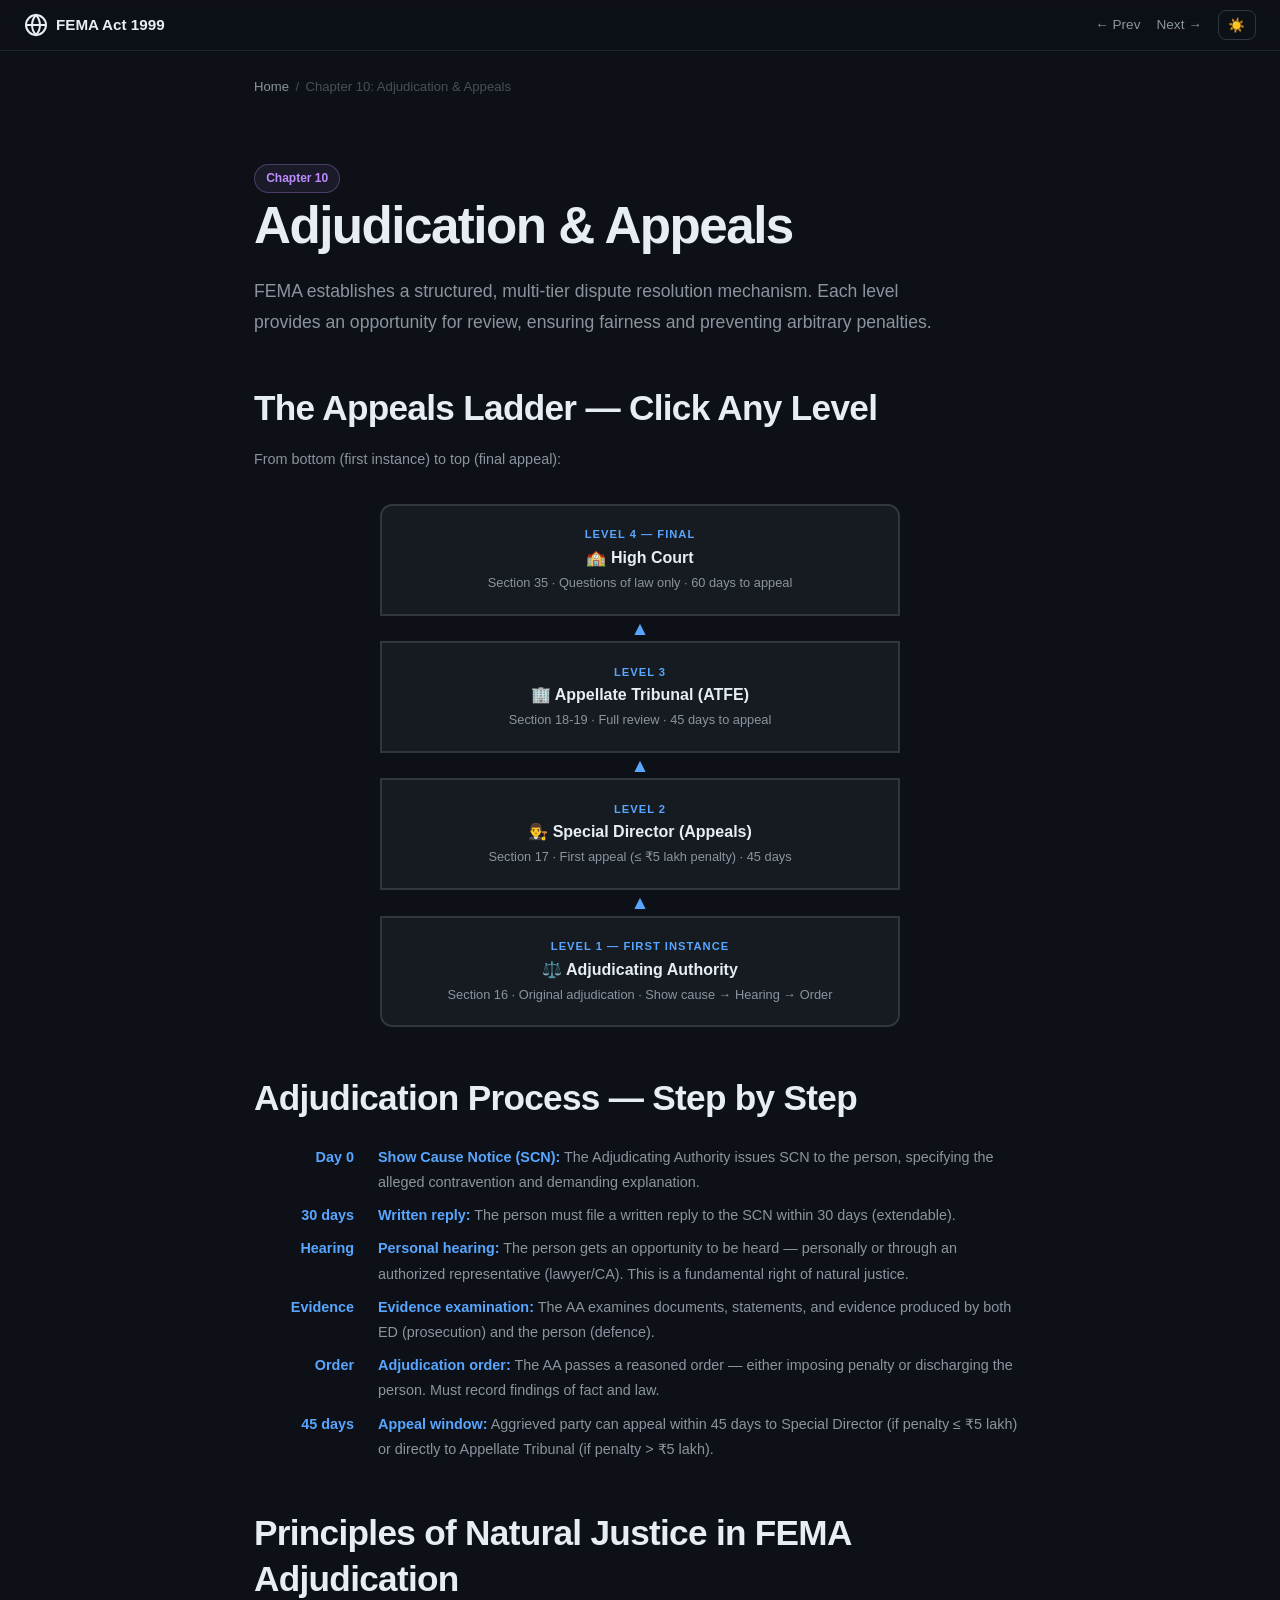
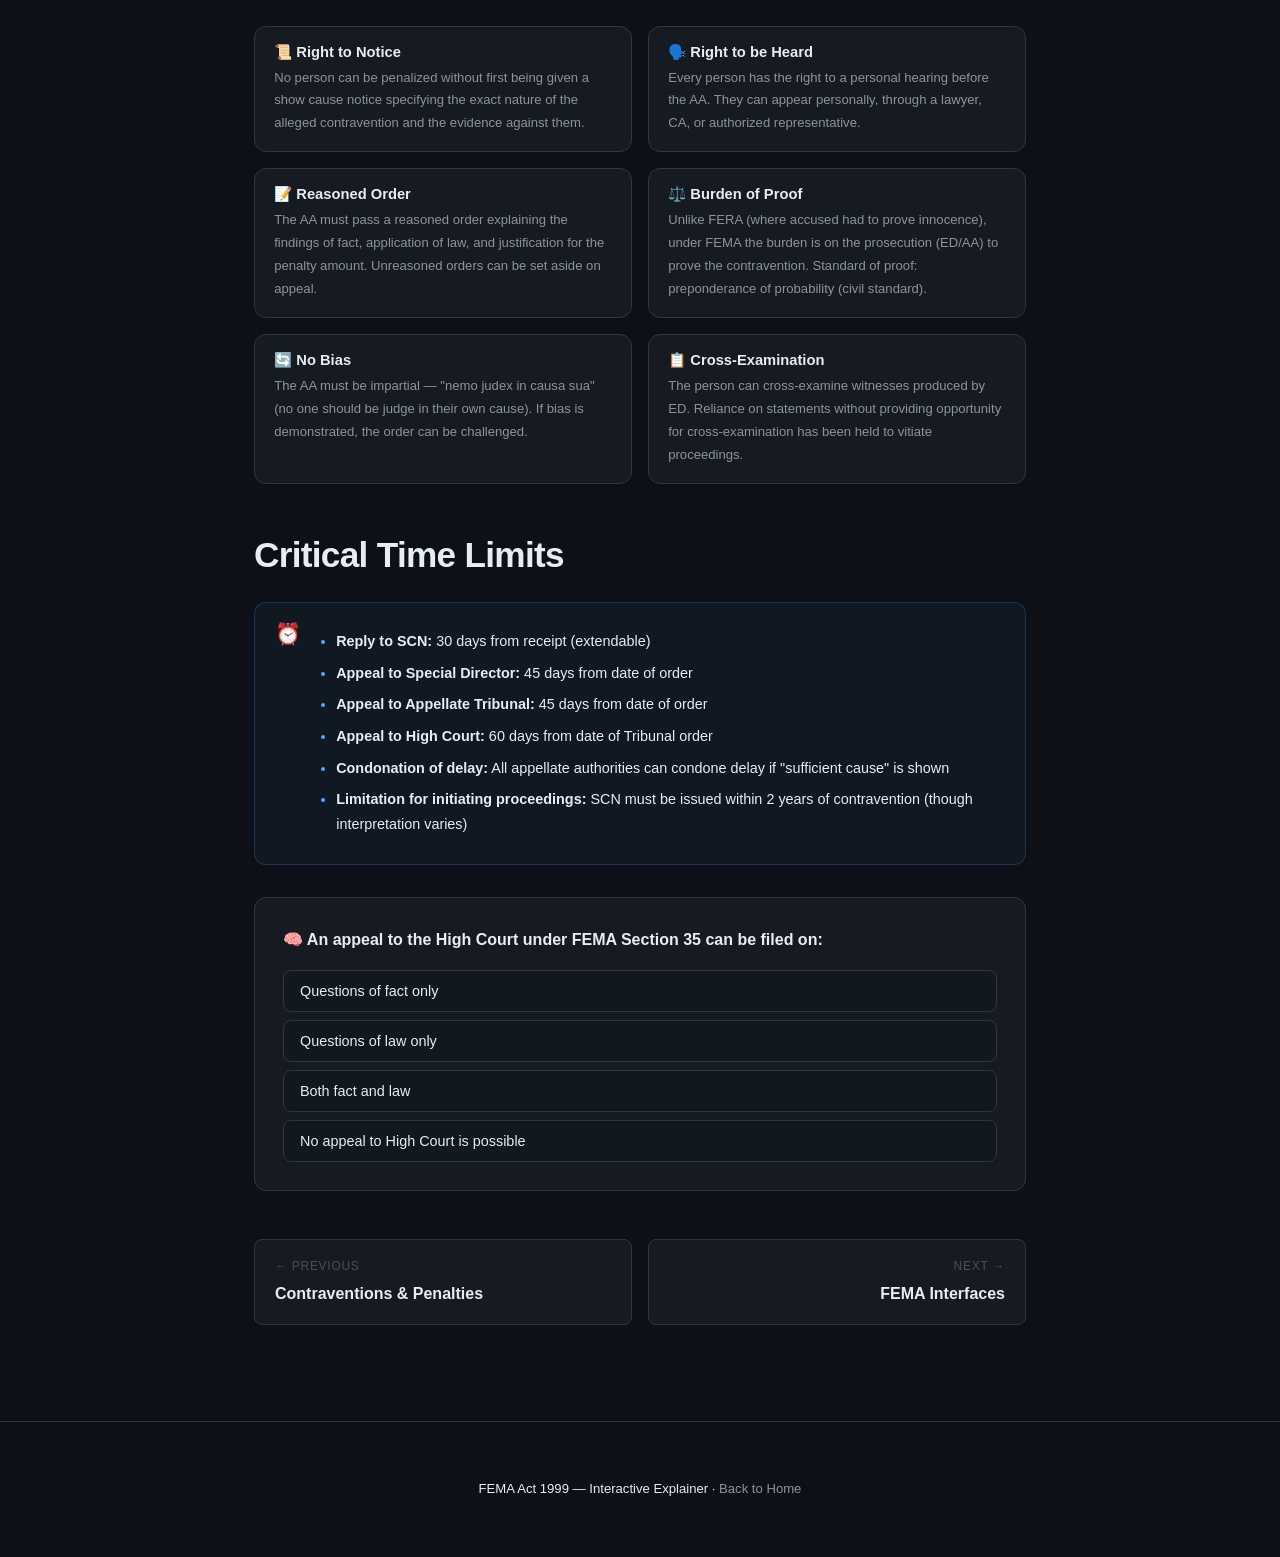
<file: 10-adjudication-appeals/index.html>
<!DOCTYPE html>
<html lang="en" data-theme="dark">
<head>
  <meta charset="UTF-8">
  <meta name="viewport" content="width=device-width, initial-scale=1.0">
  <title>Adjudication & Appeals — FEMA Act 1999</title>
  <link rel="stylesheet" href="../css/common.css">
  <style>
    .appeal-ladder {
      display: flex;
      flex-direction: column;
      gap: 0;
      margin: 2rem auto;
      max-width: 520px;
    }
    .ladder-rung {
      background: var(--bg-card);
      border: 2px solid var(--border);
      padding: 1.2rem 1.5rem;
      text-align: center;
      transition: all 0.3s;
      cursor: pointer;
    }
    .ladder-rung:first-child { border-radius: var(--radius) var(--radius) 0 0; }
    .ladder-rung:last-child { border-radius: 0 0 var(--radius) var(--radius); }
    .ladder-rung:hover, .ladder-rung.active { border-color: var(--accent); background: rgba(88,166,255,0.03); }
    .ladder-rung .rung-level {
      font-size: 0.7rem;
      text-transform: uppercase;
      letter-spacing: 1px;
      color: var(--accent);
      font-weight: 700;
    }
    .ladder-rung h4 { margin: 0.2rem 0; }
    .ladder-rung .rung-detail { font-size: 0.8rem; color: var(--text-muted); }
    .ladder-connector {
      text-align: center;
      color: var(--accent);
      font-size: 1.2rem;
      line-height: 1;
      padding: 0.2rem 0;
    }
    .detail-box {
      background: var(--bg-card);
      border: 1px solid var(--accent);
      border-radius: var(--radius);
      padding: 1.5rem;
      margin: 1rem 0;
      display: none;
    }
    .detail-box.visible { display: block; animation: fadeSlideIn 0.3s ease; }
    @keyframes fadeSlideIn { from { opacity:0; transform: translateY(-8px); } to { opacity:1; transform: translateY(0); } }
    .timeline-grid {
      display: grid;
      grid-template-columns: 100px 1fr;
      gap: 0.5rem 1.5rem;
      margin: 1.5rem 0;
      font-size: 0.9rem;
    }
    .timeline-grid .tg-days {
      font-weight: 700;
      color: var(--accent);
      text-align: right;
    }
    .timeline-grid .tg-desc { color: var(--text-muted); }
    .powers-grid {
      display: grid;
      grid-template-columns: repeat(auto-fit, minmax(250px, 1fr));
      gap: 1rem;
      margin: 1.5rem 0;
    }
    .power-item {
      background: var(--bg-card);
      border: 1px solid var(--border);
      border-radius: var(--radius);
      padding: 1rem 1.2rem;
    }
    .power-item h4 { margin: 0 0 0.3rem; font-size: 0.92rem; }
    .power-item p { margin: 0; font-size: 0.82rem; color: var(--text-muted); }
  </style>
</head>
<body>
  <div class="reading-progress"><div class="fill"></div></div>
  <nav class="topnav">
    <a href="../index.html" class="logo">
      <svg viewBox="0 0 24 24" fill="none" stroke="currentColor" stroke-width="2"><circle cx="12" cy="12" r="10"/><path d="M2 12h20M12 2a15.3 15.3 0 0 1 4 10 15.3 15.3 0 0 1-4 10 15.3 15.3 0 0 1-4-10A15.3 15.3 0 0 1 12 2z"/></svg>
      FEMA Act 1999
    </a>
    <div class="nav-links">
      <a href="../09-contraventions/index.html">← Prev</a>
      <a href="../11-interfaces/index.html">Next →</a>
      <button class="theme-toggle">☀️</button>
    </div>
  </nav>
  <div style="height:60px;"></div>
  <div class="container"><div class="breadcrumb"><a href="../index.html">Home</a><span class="sep">/</span><span>Chapter 10: Adjudication & Appeals</span></div></div>

  <section class="section">
    <div class="container">
      <div class="reveal">
        <span class="tag tag-purple">Chapter 10</span>
        <h1>Adjudication & Appeals</h1>
        <p style="font-size:1.1rem;color:var(--text-muted);max-width:700px;">
          FEMA establishes a structured, multi-tier dispute resolution mechanism. Each level provides an opportunity for review, ensuring fairness and preventing arbitrary penalties.
        </p>
      </div>

      <!-- Appeal Ladder -->
      <h2 class="reveal">The Appeals Ladder — Click Any Level</h2>
      <p class="reveal" style="color:var(--text-muted);font-size:0.9rem;">From bottom (first instance) to top (final appeal):</p>

      <div class="appeal-ladder reveal">
        <div class="ladder-rung" data-tier="hc">
          <div class="rung-level">Level 4 — Final</div>
          <h4>🏫 High Court</h4>
          <div class="rung-detail">Section 35 · Questions of law only · 60 days to appeal</div>
        </div>
        <div class="ladder-connector">▲</div>
        <div class="ladder-rung" data-tier="at">
          <div class="rung-level">Level 3</div>
          <h4>🏢 Appellate Tribunal (ATFE)</h4>
          <div class="rung-detail">Section 18-19 · Full review · 45 days to appeal</div>
        </div>
        <div class="ladder-connector">▲</div>
        <div class="ladder-rung" data-tier="sd">
          <div class="rung-level">Level 2</div>
          <h4>👨‍⚖️ Special Director (Appeals)</h4>
          <div class="rung-detail">Section 17 · First appeal (≤ ₹5 lakh penalty) · 45 days</div>
        </div>
        <div class="ladder-connector">▲</div>
        <div class="ladder-rung" data-tier="aa">
          <div class="rung-level">Level 1 — First Instance</div>
          <h4>⚖️ Adjudicating Authority</h4>
          <div class="rung-detail">Section 16 · Original adjudication · Show cause → Hearing → Order</div>
        </div>
      </div>

      <div class="detail-box" id="tierDetail">
        <h3 id="td-title"></h3>
        <div id="td-content"></div>
      </div>

      <!-- Adjudication Process -->
      <h2 class="reveal">Adjudication Process — Step by Step</h2>
      <div class="timeline-grid reveal">
        <div class="tg-days">Day 0</div>
        <div class="tg-desc"><strong>Show Cause Notice (SCN):</strong> The Adjudicating Authority issues SCN to the person, specifying the alleged contravention and demanding explanation.</div>
        <div class="tg-days">30 days</div>
        <div class="tg-desc"><strong>Written reply:</strong> The person must file a written reply to the SCN within 30 days (extendable).</div>
        <div class="tg-days">Hearing</div>
        <div class="tg-desc"><strong>Personal hearing:</strong> The person gets an opportunity to be heard — personally or through an authorized representative (lawyer/CA). This is a fundamental right of natural justice.</div>
        <div class="tg-days">Evidence</div>
        <div class="tg-desc"><strong>Evidence examination:</strong> The AA examines documents, statements, and evidence produced by both ED (prosecution) and the person (defence).</div>
        <div class="tg-days">Order</div>
        <div class="tg-desc"><strong>Adjudication order:</strong> The AA passes a reasoned order — either imposing penalty or discharging the person. Must record findings of fact and law.</div>
        <div class="tg-days">45 days</div>
        <div class="tg-desc"><strong>Appeal window:</strong> Aggrieved party can appeal within 45 days to Special Director (if penalty ≤ ₹5 lakh) or directly to Appellate Tribunal (if penalty > ₹5 lakh).</div>
      </div>

      <!-- Natural Justice -->
      <h2 class="reveal">Principles of Natural Justice in FEMA Adjudication</h2>
      <div class="powers-grid reveal">
        <div class="power-item">
          <h4>📜 Right to Notice</h4>
          <p>No person can be penalized without first being given a show cause notice specifying the exact nature of the alleged contravention and the evidence against them.</p>
        </div>
        <div class="power-item">
          <h4>🗣️ Right to be Heard</h4>
          <p>Every person has the right to a personal hearing before the AA. They can appear personally, through a lawyer, CA, or authorized representative.</p>
        </div>
        <div class="power-item">
          <h4>📝 Reasoned Order</h4>
          <p>The AA must pass a reasoned order explaining the findings of fact, application of law, and justification for the penalty amount. Unreasoned orders can be set aside on appeal.</p>
        </div>
        <div class="power-item">
          <h4>⚖️ Burden of Proof</h4>
          <p>Unlike FERA (where accused had to prove innocence), under FEMA the burden is on the prosecution (ED/AA) to prove the contravention. Standard of proof: preponderance of probability (civil standard).</p>
        </div>
        <div class="power-item">
          <h4>🔄 No Bias</h4>
          <p>The AA must be impartial — "nemo judex in causa sua" (no one should be judge in their own cause). If bias is demonstrated, the order can be challenged.</p>
        </div>
        <div class="power-item">
          <h4>📋 Cross-Examination</h4>
          <p>The person can cross-examine witnesses produced by ED. Reliance on statements without providing opportunity for cross-examination has been held to vitiate proceedings.</p>
        </div>
      </div>

      <!-- Key Timelines -->
      <h2 class="reveal">Critical Time Limits</h2>
      <div class="callout reveal">
        <span class="callout-icon">⏰</span>
        <div class="callout-body">
          <ul style="margin:0;padding-left:1.2rem;font-size:0.9rem;">
            <li><strong>Reply to SCN:</strong> 30 days from receipt (extendable)</li>
            <li><strong>Appeal to Special Director:</strong> 45 days from date of order</li>
            <li><strong>Appeal to Appellate Tribunal:</strong> 45 days from date of order</li>
            <li><strong>Appeal to High Court:</strong> 60 days from date of Tribunal order</li>
            <li><strong>Condonation of delay:</strong> All appellate authorities can condone delay if "sufficient cause" is shown</li>
            <li><strong>Limitation for initiating proceedings:</strong> SCN must be issued within 2 years of contravention (though interpretation varies)</li>
          </ul>
        </div>
      </div>

      <!-- Quiz -->
      <div class="quiz-box reveal">
        <div class="quiz-q">🧠 An appeal to the High Court under FEMA Section 35 can be filed on:</div>
        <div class="quiz-options">
          <button class="quiz-opt" data-correct="false">Questions of fact only</button>
          <button class="quiz-opt" data-correct="true">Questions of law only</button>
          <button class="quiz-opt" data-correct="false">Both fact and law</button>
          <button class="quiz-opt" data-correct="false">No appeal to High Court is possible</button>
        </div>
        <div class="quiz-feedback" 
          data-correct="Correct! Section 35 limits High Court appeals to questions of law only. The High Court won't re-examine facts — that's the Tribunal's job. This is important because many litigants try to challenge factual findings at the HC stage and get rejected." 
          data-wrong="High Court appeals under FEMA are limited to questions of law only. This means the HC won't re-examine whether you actually committed the contravention (fact) — it only checks whether the law was correctly applied by the Tribunal.">
        </div>
      </div>

      <div class="page-nav reveal">
        <a href="../09-contraventions/index.html"><span class="nav-dir">← Previous</span><span class="nav-title">Contraventions & Penalties</span></a>
        <a href="../11-interfaces/index.html"><span class="nav-dir">Next →</span><span class="nav-title">FEMA Interfaces</span></a>
      </div>
    </div>
  </section>

  <footer class="site-footer"><p>FEMA Act 1999 — Interactive Explainer · <a href="../index.html">Back to Home</a></p></footer>
  <script src="../js/common.js"></script>
  <script>
    const tierData = {
      aa: {
        title: '⚖️ Adjudicating Authority (Section 16)',
        content: `<p>Officers appointed by the Central Government to adjudicate FEMA contraventions. Typically ED officers of the rank of Director or above. They hold quasi-judicial proceedings with full powers of a civil court.</p>
        <ul style="font-size:0.88rem;color:var(--text-muted);">
          <li>Issues Show Cause Notices</li>
          <li>Conducts hearings</li>
          <li>Examines evidence from both sides</li>
          <li>Passes penalty orders (up to 3× the amount involved)</li>
          <li>Can order confiscation of currency/property</li>
          <li>Must follow principles of natural justice</li>
        </ul>`
      },
      sd: {
        title: '👨‍⚖️ Special Director (Appeals) — Section 17',
        content: `<p>Hears first appeals against AA orders where penalty is ≤ ₹5 lakh. Appointed by the Central Government.</p>
        <ul style="font-size:0.88rem;color:var(--text-muted);">
          <li>Appeal must be filed within 45 days of AA order</li>
          <li>Can confirm, modify, or set aside the AA's order</li>
          <li>Has the power to condone delay in filing appeal</li>
          <li>Must give opportunity of being heard</li>
          <li>Order of Special Director is appealable to Appellate Tribunal</li>
        </ul>`
      },
      at: {
        title: '🏢 Appellate Tribunal for Foreign Exchange (ATFE) — Sections 18-19',
        content: `<p>The primary appellate body under FEMA. Hears appeals against: (a) Special Director's orders, (b) AA orders where penalty exceeds ₹5 lakh. Also has jurisdiction under PMLA.</p>
        <ul style="font-size:0.88rem;color:var(--text-muted);">
          <li>Appeal within 45 days of the impugned order</li>
          <li>Presided over by a Chairperson (retired/sitting HC judge or equivalent)</li>
          <li>Has powers of a civil court — summon witnesses, require documents, etc.</li>
          <li>Can confirm, modify, or set aside the order</li>
          <li>Can also direct recovery of penalty amounts</li>
          <li>Proceedings are held in Delhi (principal bench)</li>
        </ul>`
      },
      hc: {
        title: '🏫 High Court — Section 35',
        content: `<p>The final appellate forum under FEMA. Jurisdiction is limited to questions of law arising from the Appellate Tribunal's order.</p>
        <ul style="font-size:0.88rem;color:var(--text-muted);">
          <li>Appeal within 60 days of Tribunal order</li>
          <li>Only on questions of law — no re-examination of facts</li>
          <li>Can also exercise writ jurisdiction under Article 226 of the Constitution</li>
          <li>Can stay the impugned order pending hearing</li>
          <li>From HC, further appeal to Supreme Court through SLP under Article 136</li>
        </ul>`
      }
    };

    document.querySelectorAll('.ladder-rung').forEach(rung => {
      rung.addEventListener('click', () => {
        const tier = rung.dataset.tier;
        const data = tierData[tier];
        if (!data) return;
        document.querySelectorAll('.ladder-rung').forEach(r => r.classList.remove('active'));
        rung.classList.add('active');
        const box = document.getElementById('tierDetail');
        document.getElementById('td-title').textContent = data.title;
        document.getElementById('td-content').innerHTML = data.content;
        box.classList.add('visible');
        box.scrollIntoView({ behavior: 'smooth', block: 'nearest' });
      });
    });
  </script>
</body>
</html>
</file>
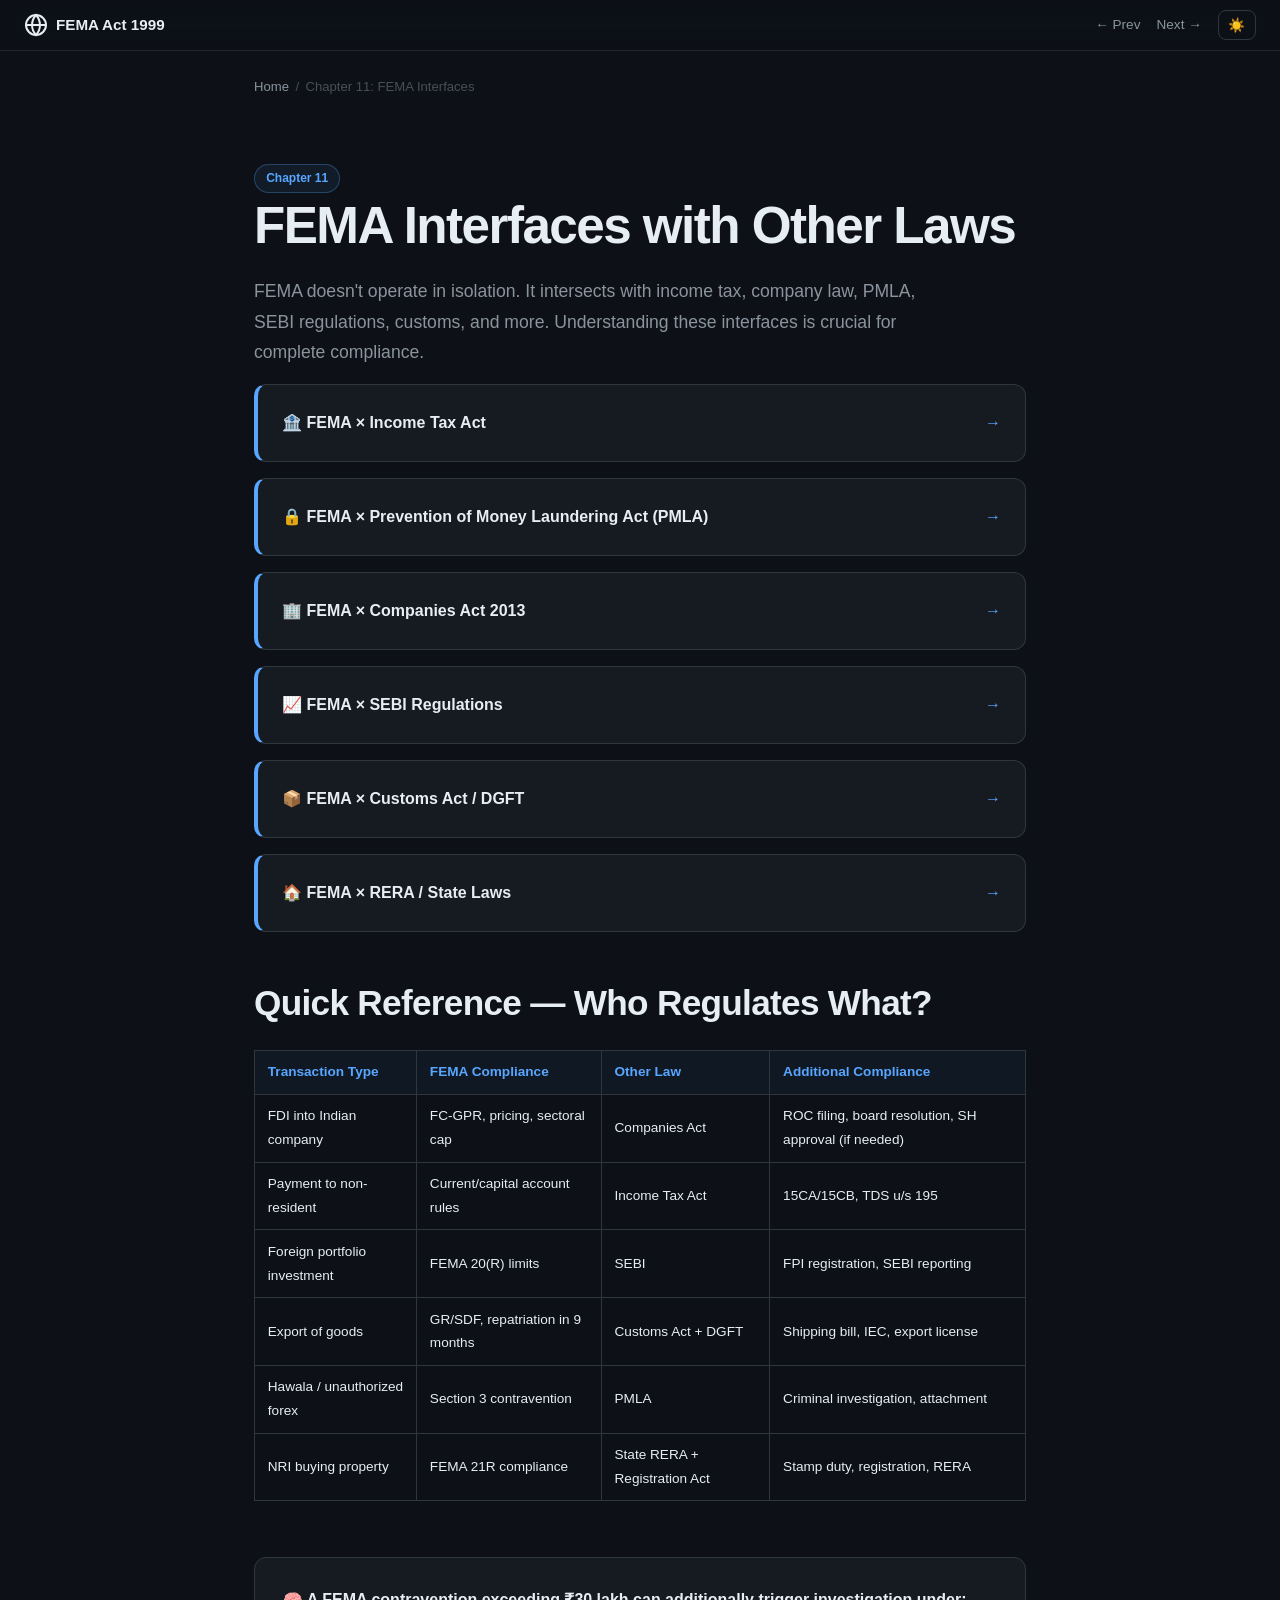
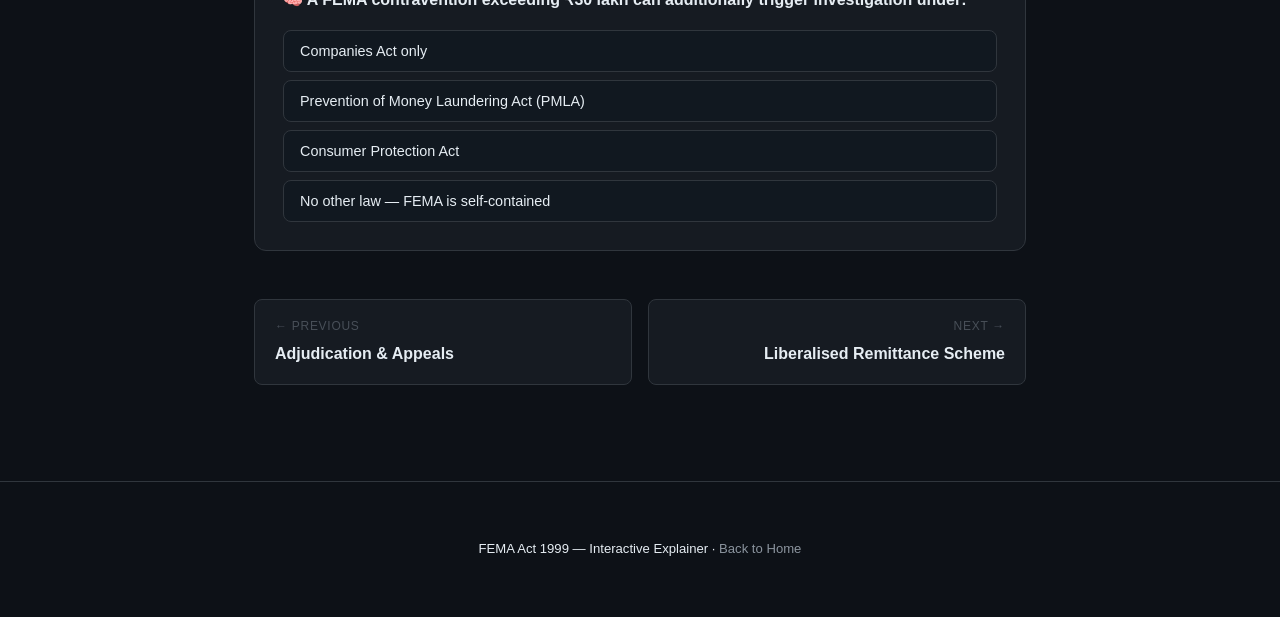
<file: 11-interfaces/index.html>
<!DOCTYPE html>
<html lang="en" data-theme="dark">
<head>
  <meta charset="UTF-8">
  <meta name="viewport" content="width=device-width, initial-scale=1.0">
  <title>FEMA Interfaces — FEMA Act 1999</title>
  <link rel="stylesheet" href="../css/common.css">
  <style>
    .interface-card {
      background: var(--bg-card);
      border: 1px solid var(--border);
      border-radius: var(--radius);
      padding: 1.5rem;
      margin: 1rem 0;
      border-left: 4px solid var(--accent);
      cursor: pointer;
      transition: all 0.3s;
    }
    .interface-card:hover { border-left-color: var(--accent-hover); transform: translateX(4px); }
    .interface-card .if-header {
      display: flex;
      justify-content: space-between;
      align-items: center;
    }
    .interface-card h3 { margin: 0; font-size: 1rem; }
    .interface-card .if-arrow { color: var(--accent); transition: transform 0.3s; }
    .interface-card.open .if-arrow { transform: rotate(90deg); }
    .interface-card .if-body {
      display: none;
      margin-top: 1rem;
      padding-top: 1rem;
      border-top: 1px solid var(--border);
      font-size: 0.9rem;
      color: var(--text-muted);
    }
    .interface-card.open .if-body { display: block; }
    .overlap-table {
      width: 100%;
      border-collapse: collapse;
      font-size: 0.85rem;
      margin: 1.5rem 0;
    }
    .overlap-table th, .overlap-table td {
      padding: 0.6rem 0.8rem;
      border: 1px solid var(--border);
      text-align: left;
    }
    .overlap-table th {
      background: rgba(88,166,255,0.05);
      color: var(--accent);
      font-weight: 700;
    }
    .overlap-table tr:hover { background: rgba(88,166,255,0.03); }
  </style>
</head>
<body>
  <div class="reading-progress"><div class="fill"></div></div>
  <nav class="topnav">
    <a href="../index.html" class="logo">
      <svg viewBox="0 0 24 24" fill="none" stroke="currentColor" stroke-width="2"><circle cx="12" cy="12" r="10"/><path d="M2 12h20M12 2a15.3 15.3 0 0 1 4 10 15.3 15.3 0 0 1-4 10 15.3 15.3 0 0 1-4-10A15.3 15.3 0 0 1 12 2z"/></svg>
      FEMA Act 1999
    </a>
    <div class="nav-links">
      <a href="../10-adjudication-appeals/index.html">← Prev</a>
      <a href="../12-lrs/index.html">Next →</a>
      <button class="theme-toggle">☀️</button>
    </div>
  </nav>
  <div style="height:60px;"></div>
  <div class="container"><div class="breadcrumb"><a href="../index.html">Home</a><span class="sep">/</span><span>Chapter 11: FEMA Interfaces</span></div></div>

  <section class="section">
    <div class="container">
      <div class="reveal">
        <span class="tag tag-blue">Chapter 11</span>
        <h1>FEMA Interfaces with Other Laws</h1>
        <p style="font-size:1.1rem;color:var(--text-muted);max-width:700px;">
          FEMA doesn't operate in isolation. It intersects with income tax, company law, PMLA, SEBI regulations, customs, and more. Understanding these interfaces is crucial for complete compliance.
        </p>
      </div>

      <!-- Interface Cards (expandable) -->
      <div class="interface-card reveal" data-open="false">
        <div class="if-header">
          <h3>🏦 FEMA × Income Tax Act</h3>
          <span class="if-arrow">→</span>
        </div>
        <div class="if-body">
          <p><strong>The most critical interface.</strong> Key overlaps:</p>
          <ul>
            <li><strong>Residential status divergence:</strong> FEMA and IT Act have DIFFERENT tests for "resident." You can be a FEMA non-resident but IT resident (or vice versa). FEMA focuses on 182 days + intention; IT focuses on days of physical presence with different counting rules.</li>
            <li><strong>Transfer pricing:</strong> FDI/ODI transactions must comply with both FEMA pricing guidelines (fair value via DCF etc.) AND IT Act's transfer pricing rules (arm's length price). The two may give different values — creating compliance risk.</li>
            <li><strong>TDS on forex payments:</strong> Payments to non-residents require TDS under Section 195 of IT Act. AD banks may require Form 15CA/15CB (CA certificate + online declaration) before remitting forex.</li>
            <li><strong>Foreign asset reporting:</strong> Black Money Act 2015 requires Indian tax residents to disclose foreign assets — overlaps with FEMA's foreign investment reporting.</li>
            <li><strong>DTAA benefits:</strong> Double Tax Avoidance Agreements affect withholding rates on cross-border payments, which interact with FEMA remittance processes.</li>
          </ul>
        </div>
      </div>

      <div class="interface-card reveal" data-open="false">
        <div class="if-header">
          <h3>🔒 FEMA × Prevention of Money Laundering Act (PMLA)</h3>
          <span class="if-arrow">→</span>
        </div>
        <div class="if-body">
          <p><strong>The most feared interface.</strong> PMLA is criminal law — violation means arrest and imprisonment.</p>
          <ul>
            <li><strong>Scheduled offence:</strong> FEMA contraventions involving an amount > ₹30 lakh are designated as "scheduled offences" under PMLA. This means ED can investigate under both FEMA (civil) and PMLA (criminal) simultaneously.</li>
            <li><strong>Proceeds of crime:</strong> If FEMA violation generates "proceeds of crime" (money derived from the illegal activity), PMLA attachment and confiscation provisions apply.</li>
            <li><strong>Same investigator:</strong> ED handles both FEMA and PMLA investigations. A FEMA inquiry can easily escalate to PMLA if money laundering is suspected.</li>
            <li><strong>Bail provisions:</strong> PMLA has strict bail provisions — the accused must demonstrate that they are not guilty AND not likely to commit the offence. This is opposite of normal criminal law where bail is the rule.</li>
          </ul>
        </div>
      </div>

      <div class="interface-card reveal" data-open="false">
        <div class="if-header">
          <h3>🏢 FEMA × Companies Act 2013</h3>
          <span class="if-arrow">→</span>
        </div>
        <div class="if-body">
          <ul>
            <li><strong>Share issuance:</strong> Allotment of shares to non-residents must comply with both Companies Act (statutory requirements, board/shareholder resolutions, ROC filings) AND FEMA (FC-GPR, pricing, sectoral caps).</li>
            <li><strong>Annual compliance:</strong> Companies with foreign investment must file Annual Return with ROC AND FLA Return with RBI.</li>
            <li><strong>Significant Beneficial Ownership:</strong> Companies Act SBO provisions interact with FEMA's beneficial ownership tracking for FDI.</li>
            <li><strong>Director appointments:</strong> Non-resident directors require DIN and must comply with both Companies Act requirements and FEMA regulations regarding remuneration/payments.</li>
          </ul>
        </div>
      </div>

      <div class="interface-card reveal" data-open="false">
        <div class="if-header">
          <h3>📈 FEMA × SEBI Regulations</h3>
          <span class="if-arrow">→</span>
        </div>
        <div class="if-body">
          <ul>
            <li><strong>FPI Regulations:</strong> Foreign Portfolio Investors must register with SEBI AND comply with FEMA 20(R) limits. SEBI regulates registration and conduct; FEMA regulates the investment caps.</li>
            <li><strong>Takeover Code:</strong> SEBI's Takeover Code applies when FDI crosses certain thresholds in listed companies — creates additional compliance layers beyond FEMA.</li>
            <li><strong>Listing regulations:</strong> Companies with FDI/FPI must comply with SEBI LODR for continuous disclosure, alongside FEMA reporting.</li>
            <li><strong>P-Notes:</strong> Participatory Notes issued by FPIs are regulated by both SEBI and FEMA — separate compliance requirements apply.</li>
          </ul>
        </div>
      </div>

      <div class="interface-card reveal" data-open="false">
        <div class="if-header">
          <h3>📦 FEMA × Customs Act / DGFT</h3>
          <span class="if-arrow">→</span>
        </div>
        <div class="if-body">
          <ul>
            <li><strong>Export-import:</strong> Every export/import involves FEMA (forex flow) + Customs Act (duty, clearance) + DGFT (licensing, policy). GR/SDF forms are filed with customs AND AD bank.</li>
            <li><strong>Gold import:</strong> Customs duty + FEMA restrictions — only nominated agencies can import gold.</li>
            <li><strong>EDPMS/IDPMS:</strong> RBI's electronic monitoring system links customs data (shipping bills/bills of entry) with banking data (forex transactions) to track trade compliance.</li>
            <li><strong>Free Trade Agreements:</strong> DGFT issues licenses; FEMA ensures forex flows correctly; Customs verifies origin and applies duty rates.</li>
          </ul>
        </div>
      </div>

      <div class="interface-card reveal" data-open="false">
        <div class="if-header">
          <h3>🏠 FEMA × RERA / State Laws</h3>
          <span class="if-arrow">→</span>
        </div>
        <div class="if-body">
          <ul>
            <li><strong>NRI property:</strong> NRIs buying property in India must comply with FEMA 21R (immovable property rules) AND state-level RERA registration, stamp duty, and registration laws.</li>
            <li><strong>Agricultural land:</strong> FEMA generally prohibits non-residents from buying agricultural land, farmhouse, or plantation property. State laws may have additional restrictions for non-residents.</li>
            <li><strong>Repatriation of sale proceeds:</strong> When NRIs sell property, FEMA limits repatriation (e.g., max 2 residential properties, original investment must have been in forex).</li>
          </ul>
        </div>
      </div>

      <!-- Quick Comparison Table -->
      <h2 class="reveal">Quick Reference — Who Regulates What?</h2>
      <div style="overflow-x:auto;" class="reveal">
        <table class="overlap-table">
          <thead>
            <tr><th>Transaction Type</th><th>FEMA Compliance</th><th>Other Law</th><th>Additional Compliance</th></tr>
          </thead>
          <tbody>
            <tr><td>FDI into Indian company</td><td>FC-GPR, pricing, sectoral cap</td><td>Companies Act</td><td>ROC filing, board resolution, SH approval (if needed)</td></tr>
            <tr><td>Payment to non-resident</td><td>Current/capital account rules</td><td>Income Tax Act</td><td>15CA/15CB, TDS u/s 195</td></tr>
            <tr><td>Foreign portfolio investment</td><td>FEMA 20(R) limits</td><td>SEBI</td><td>FPI registration, SEBI reporting</td></tr>
            <tr><td>Export of goods</td><td>GR/SDF, repatriation in 9 months</td><td>Customs Act + DGFT</td><td>Shipping bill, IEC, export license</td></tr>
            <tr><td>Hawala / unauthorized forex</td><td>Section 3 contravention</td><td>PMLA</td><td>Criminal investigation, attachment</td></tr>
            <tr><td>NRI buying property</td><td>FEMA 21R compliance</td><td>State RERA + Registration Act</td><td>Stamp duty, registration, RERA</td></tr>
          </tbody>
        </table>
      </div>

      <div class="quiz-box reveal">
        <div class="quiz-q">🧠 A FEMA contravention exceeding ₹30 lakh can additionally trigger investigation under:</div>
        <div class="quiz-options">
          <button class="quiz-opt" data-correct="false">Companies Act only</button>
          <button class="quiz-opt" data-correct="true">Prevention of Money Laundering Act (PMLA)</button>
          <button class="quiz-opt" data-correct="false">Consumer Protection Act</button>
          <button class="quiz-opt" data-correct="false">No other law — FEMA is self-contained</button>
        </div>
        <div class="quiz-feedback" 
          data-correct="Correct! FEMA contraventions involving > ₹30 lakh are scheduled offences under PMLA. This means ED can pursue criminal money laundering charges in addition to civil FEMA proceedings." 
          data-wrong="FEMA violations over ₹30 lakh qualify as scheduled offences under PMLA. This is the most serious escalation — from civil penalties under FEMA to criminal prosecution under PMLA with possible imprisonment.">
        </div>
      </div>

      <div class="page-nav reveal">
        <a href="../10-adjudication-appeals/index.html"><span class="nav-dir">← Previous</span><span class="nav-title">Adjudication & Appeals</span></a>
        <a href="../12-lrs/index.html"><span class="nav-dir">Next →</span><span class="nav-title">Liberalised Remittance Scheme</span></a>
      </div>
    </div>
  </section>

  <footer class="site-footer"><p>FEMA Act 1999 — Interactive Explainer · <a href="../index.html">Back to Home</a></p></footer>
  <script src="../js/common.js"></script>
  <script>
    document.querySelectorAll('.interface-card').forEach(card => {
      card.addEventListener('click', () => {
        const wasOpen = card.classList.contains('open');
        document.querySelectorAll('.interface-card').forEach(c => c.classList.remove('open'));
        if (!wasOpen) card.classList.add('open');
      });
    });
  </script>
</body>
</html>
</file>
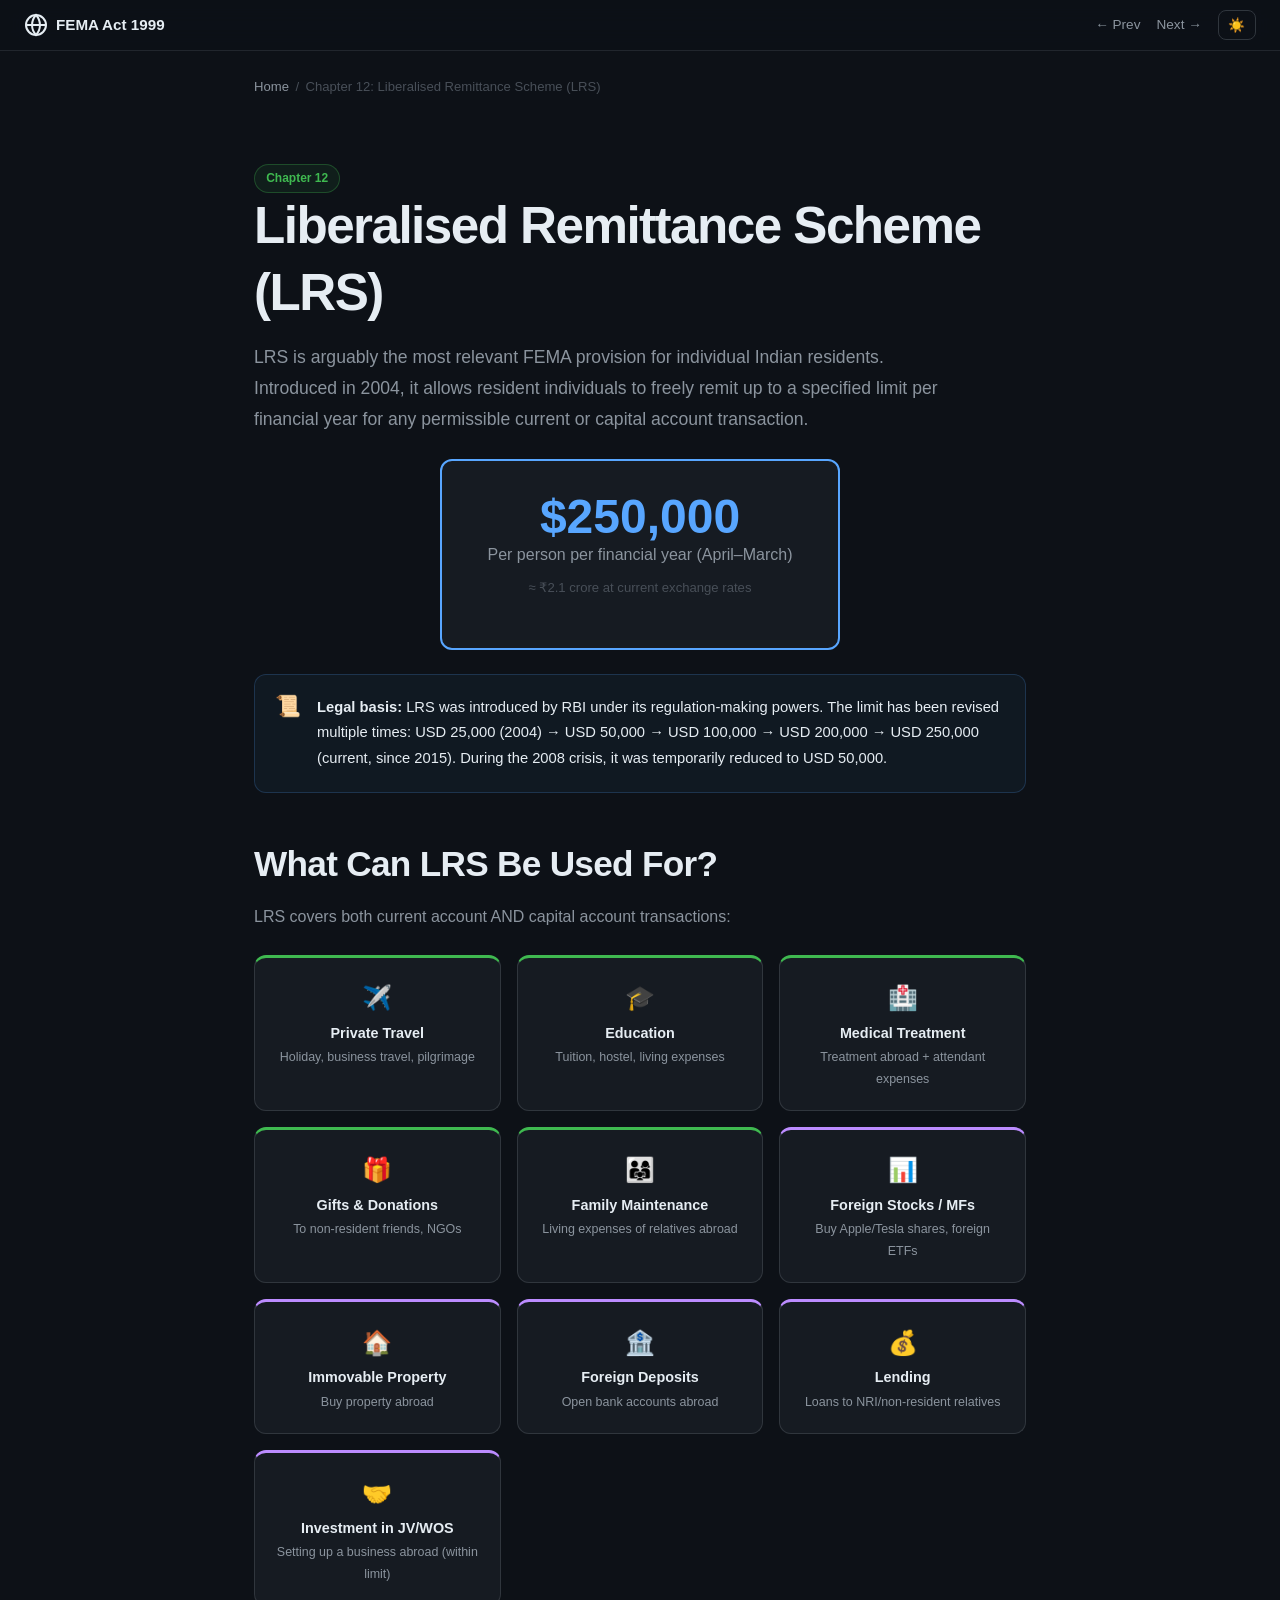
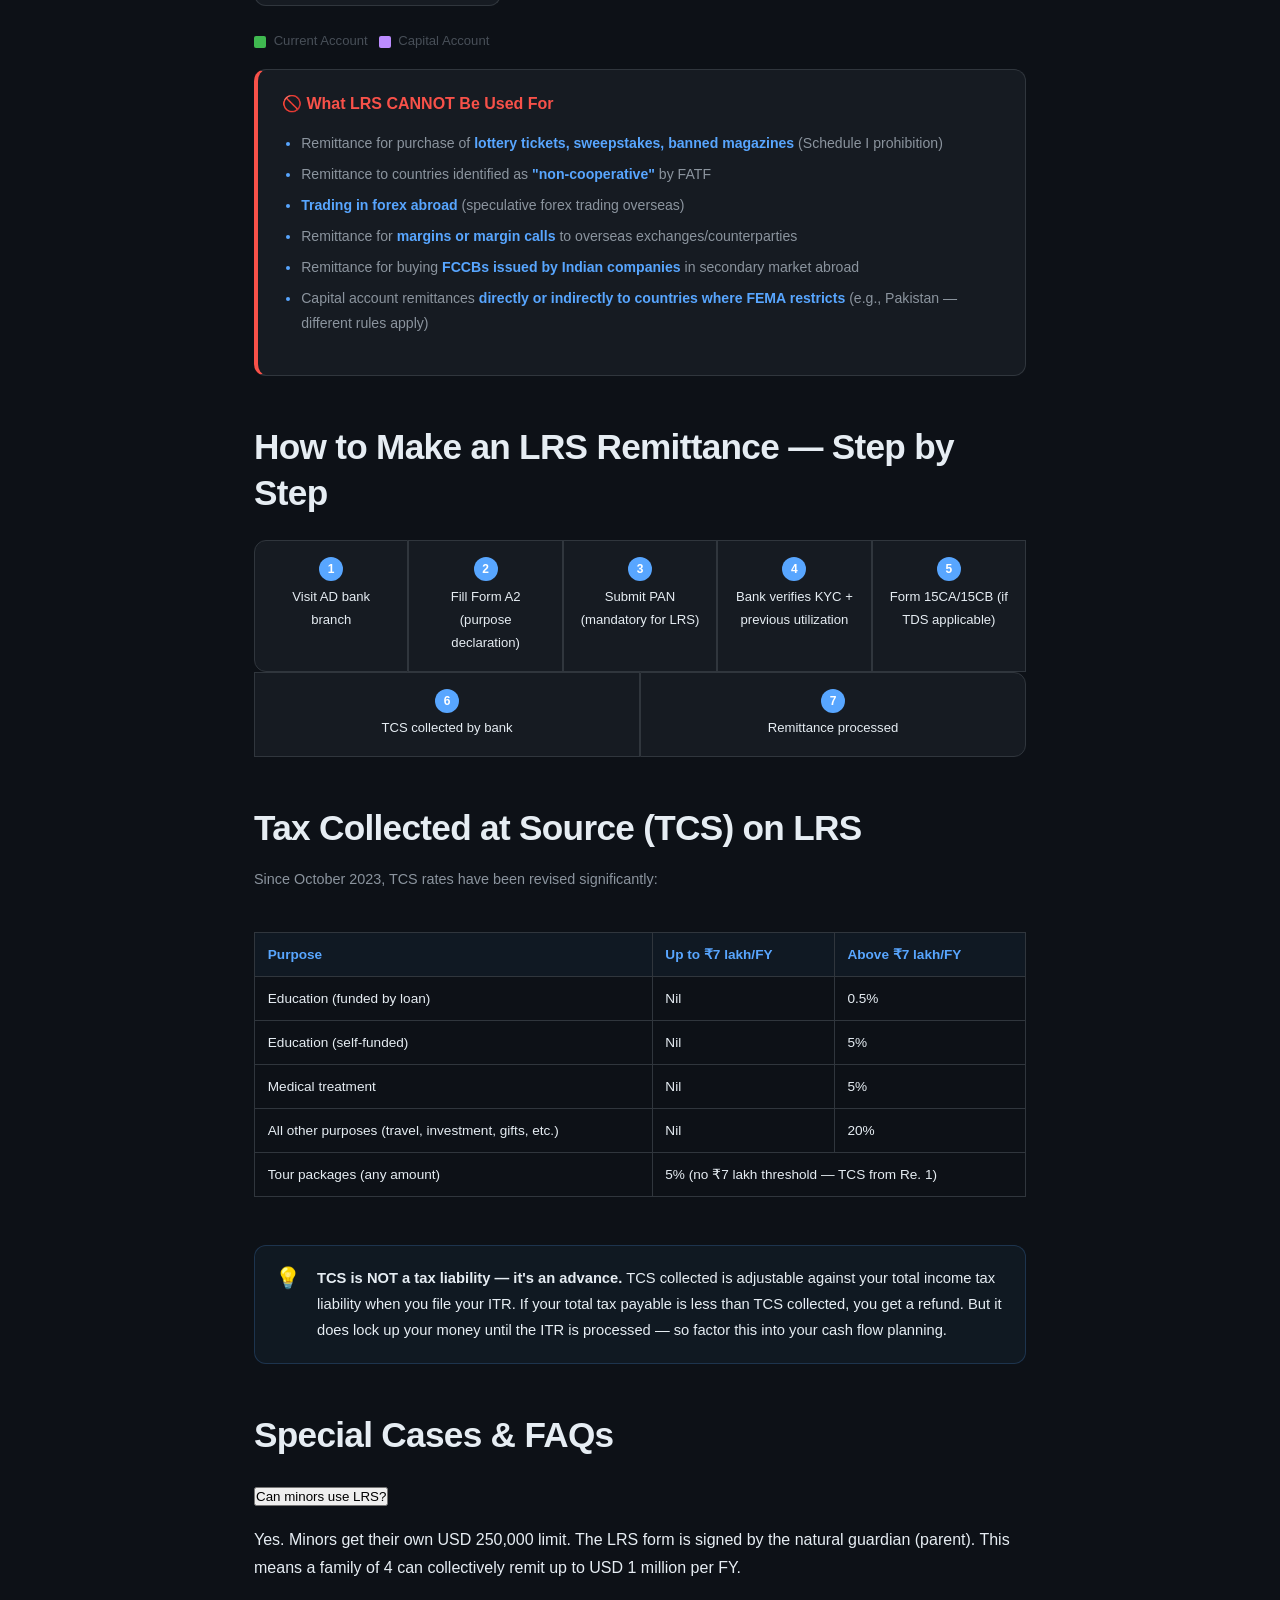
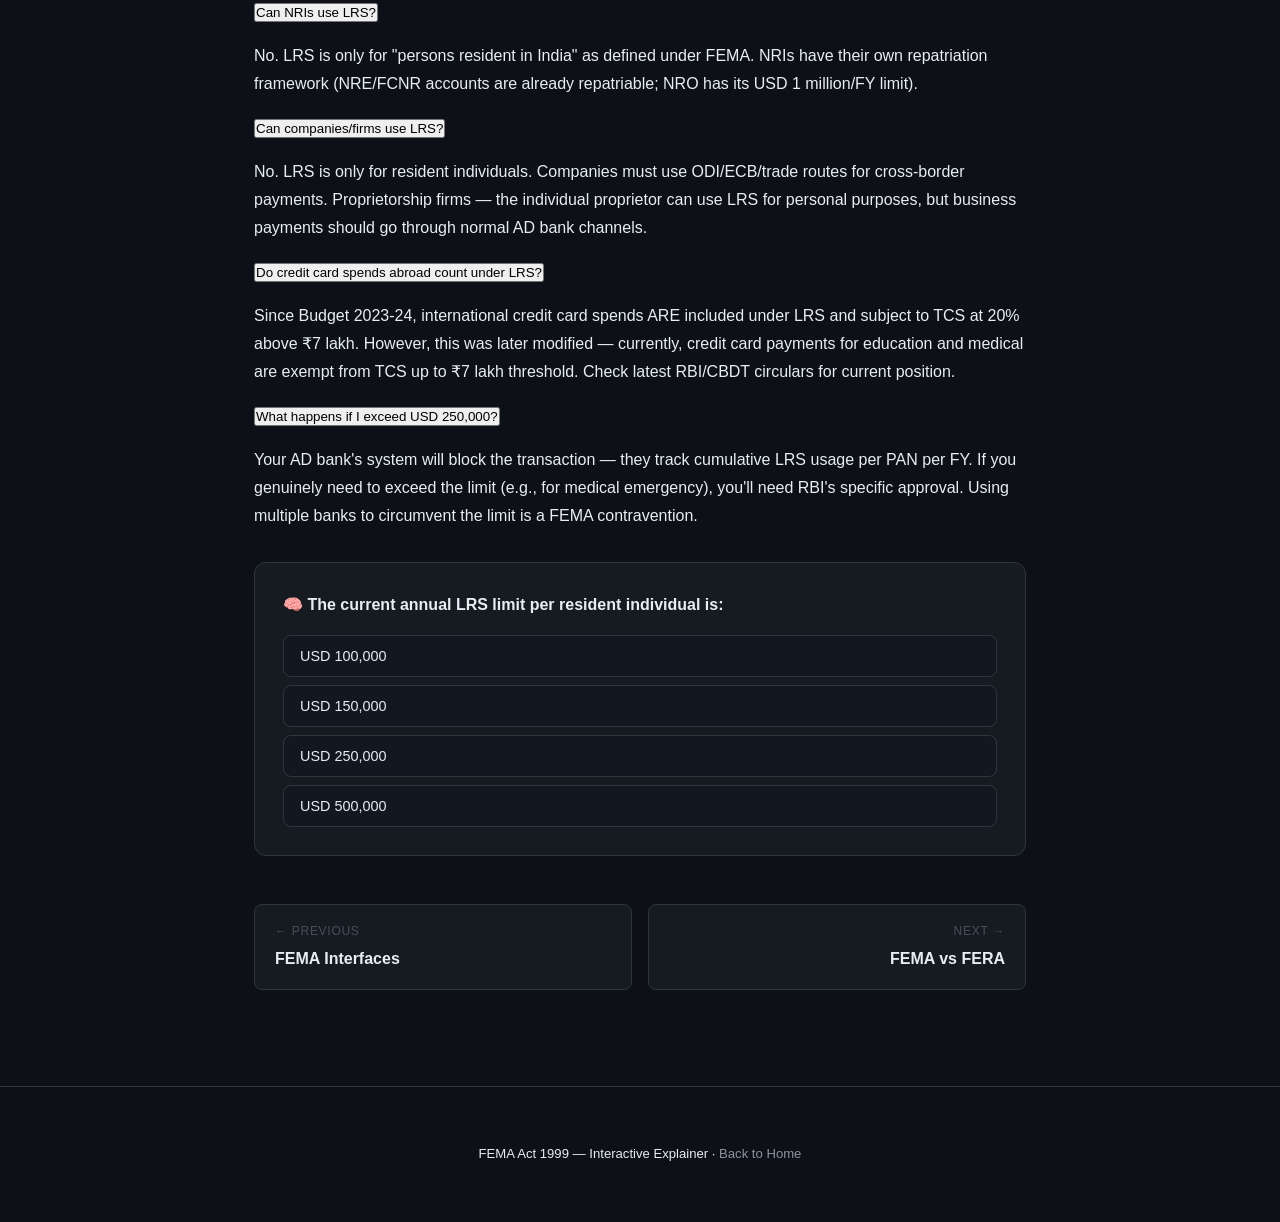
<file: 12-lrs/index.html>
<!DOCTYPE html>
<html lang="en" data-theme="dark">
<head>
  <meta charset="UTF-8">
  <meta name="viewport" content="width=device-width, initial-scale=1.0">
  <title>Liberalised Remittance Scheme — FEMA Act 1999</title>
  <link rel="stylesheet" href="../css/common.css">
  <style>
    .lrs-hero-stat {
      background: var(--bg-card);
      border: 2px solid var(--accent);
      border-radius: var(--radius);
      padding: 2rem;
      text-align: center;
      margin: 1.5rem auto;
      max-width: 400px;
    }
    .lrs-hero-stat .big-num {
      font-size: 3rem;
      font-weight: 800;
      color: var(--accent);
      line-height: 1;
    }
    .lrs-hero-stat .big-label {
      font-size: 1rem;
      color: var(--text-muted);
    }
    .lrs-uses-grid {
      display: grid;
      grid-template-columns: repeat(auto-fit, minmax(200px, 1fr));
      gap: 1rem;
      margin: 1.5rem 0;
    }
    .lrs-use {
      background: var(--bg-card);
      border: 1px solid var(--border);
      border-radius: var(--radius);
      padding: 1.2rem;
      text-align: center;
      transition: all 0.3s;
    }
    .lrs-use:hover { border-color: var(--accent); }
    .lrs-use .use-icon { font-size: 1.5rem; margin-bottom: 0.3rem; }
    .lrs-use h4 { margin: 0.3rem 0; font-size: 0.9rem; }
    .lrs-use p { margin: 0; font-size: 0.78rem; color: var(--text-muted); }
    .lrs-use.cap { border-top: 3px solid var(--accent5); }
    .lrs-use.cur { border-top: 3px solid var(--accent2); }
    .excl-list {
      background: var(--bg-card);
      border: 1px solid var(--border);
      border-radius: var(--radius);
      padding: 1.5rem;
      margin: 1rem 0;
      border-left: 4px solid #f85149;
    }
    .excl-list h4 { margin-top: 0; color: #f85149; }
    .excl-list ul { font-size: 0.88rem; color: var(--text-muted); padding-left: 1.2rem; }
    .tcs-table {
      width: 100%;
      border-collapse: collapse;
      margin: 1.5rem 0;
      font-size: 0.85rem;
    }
    .tcs-table th, .tcs-table td {
      padding: 0.6rem 0.8rem;
      border: 1px solid var(--border);
      text-align: left;
    }
    .tcs-table th { background: rgba(88,166,255,0.05); color: var(--accent); font-weight: 700; }
    .process-steps {
      display: flex;
      gap: 0;
      margin: 1.5rem 0;
      flex-wrap: wrap;
    }
    .p-step {
      flex: 1;
      min-width: 130px;
      padding: 1rem;
      background: var(--bg-card);
      border: 1px solid var(--border);
      text-align: center;
      font-size: 0.82rem;
    }
    .p-step:first-child { border-radius: var(--radius) 0 0 var(--radius); }
    .p-step:last-child { border-radius: 0 var(--radius) var(--radius) 0; }
    .p-step .s-num {
      display: inline-block;
      width: 24px; height: 24px;
      border-radius: 50%;
      background: var(--accent);
      color: #fff;
      font-weight: 700;
      line-height: 24px;
      font-size: 0.75rem;
      margin-bottom: 0.3rem;
    }
    @media(max-width:600px) {
      .process-steps { flex-direction: column; }
      .p-step:first-child { border-radius: var(--radius) var(--radius) 0 0; }
      .p-step:last-child { border-radius: 0 0 var(--radius) var(--radius); }
    }
  </style>
</head>
<body>
  <div class="reading-progress"><div class="fill"></div></div>
  <nav class="topnav">
    <a href="../index.html" class="logo">
      <svg viewBox="0 0 24 24" fill="none" stroke="currentColor" stroke-width="2"><circle cx="12" cy="12" r="10"/><path d="M2 12h20M12 2a15.3 15.3 0 0 1 4 10 15.3 15.3 0 0 1-4 10 15.3 15.3 0 0 1-4-10A15.3 15.3 0 0 1 12 2z"/></svg>
      FEMA Act 1999
    </a>
    <div class="nav-links">
      <a href="../11-interfaces/index.html">← Prev</a>
      <a href="../13-fema-vs-fera/index.html">Next →</a>
      <button class="theme-toggle">☀️</button>
    </div>
  </nav>
  <div style="height:60px;"></div>
  <div class="container"><div class="breadcrumb"><a href="../index.html">Home</a><span class="sep">/</span><span>Chapter 12: Liberalised Remittance Scheme (LRS)</span></div></div>

  <section class="section">
    <div class="container">
      <div class="reveal">
        <span class="tag tag-green">Chapter 12</span>
        <h1>Liberalised Remittance Scheme (LRS)</h1>
        <p style="font-size:1.1rem;color:var(--text-muted);max-width:700px;">
          LRS is arguably the most relevant FEMA provision for individual Indian residents. Introduced in 2004, it allows resident individuals to freely remit up to a specified limit per financial year for any permissible current or capital account transaction.
        </p>
      </div>

      <div class="lrs-hero-stat reveal">
        <div class="big-num">$250,000</div>
        <div class="big-label">Per person per financial year (April–March)</div>
        <p style="font-size:0.82rem;color:var(--text-dim);margin-top:0.5rem;">≈ ₹2.1 crore at current exchange rates</p>
      </div>

      <div class="callout reveal">
        <span class="callout-icon">📜</span>
        <div class="callout-body">
          <strong>Legal basis:</strong> LRS was introduced by RBI under its regulation-making powers. The limit has been revised multiple times: USD 25,000 (2004) → USD 50,000 → USD 100,000 → USD 200,000 → USD 250,000 (current, since 2015). During the 2008 crisis, it was temporarily reduced to USD 50,000.
        </div>
      </div>

      <!-- What Can LRS Be Used For -->
      <h2 class="reveal">What Can LRS Be Used For?</h2>
      <p class="reveal" style="color:var(--text-muted);">LRS covers both current account AND capital account transactions:</p>

      <div class="lrs-uses-grid reveal">
        <div class="lrs-use cur">
          <div class="use-icon">✈️</div>
          <h4>Private Travel</h4>
          <p>Holiday, business travel, pilgrimage</p>
        </div>
        <div class="lrs-use cur">
          <div class="use-icon">🎓</div>
          <h4>Education</h4>
          <p>Tuition, hostel, living expenses</p>
        </div>
        <div class="lrs-use cur">
          <div class="use-icon">🏥</div>
          <h4>Medical Treatment</h4>
          <p>Treatment abroad + attendant expenses</p>
        </div>
        <div class="lrs-use cur">
          <div class="use-icon">🎁</div>
          <h4>Gifts & Donations</h4>
          <p>To non-resident friends, NGOs</p>
        </div>
        <div class="lrs-use cur">
          <div class="use-icon">👨‍👩‍👧</div>
          <h4>Family Maintenance</h4>
          <p>Living expenses of relatives abroad</p>
        </div>
        <div class="lrs-use cap">
          <div class="use-icon">📊</div>
          <h4>Foreign Stocks / MFs</h4>
          <p>Buy Apple/Tesla shares, foreign ETFs</p>
        </div>
        <div class="lrs-use cap">
          <div class="use-icon">🏠</div>
          <h4>Immovable Property</h4>
          <p>Buy property abroad</p>
        </div>
        <div class="lrs-use cap">
          <div class="use-icon">🏦</div>
          <h4>Foreign Deposits</h4>
          <p>Open bank accounts abroad</p>
        </div>
        <div class="lrs-use cap">
          <div class="use-icon">💰</div>
          <h4>Lending</h4>
          <p>Loans to NRI/non-resident relatives</p>
        </div>
        <div class="lrs-use cap">
          <div class="use-icon">🤝</div>
          <h4>Investment in JV/WOS</h4>
          <p>Setting up a business abroad (within limit)</p>
        </div>
      </div>
      <p class="reveal" style="font-size:0.82rem;color:var(--text-dim);">
        <span style="display:inline-block;width:12px;height:12px;background:var(--accent2);border-radius:2px;margin-right:4px;vertical-align:middle;"></span> Current Account &nbsp;
        <span style="display:inline-block;width:12px;height:12px;background:var(--accent5);border-radius:2px;margin-right:4px;vertical-align:middle;"></span> Capital Account
      </p>

      <!-- Exclusions -->
      <div class="excl-list reveal">
        <h4>🚫 What LRS CANNOT Be Used For</h4>
        <ul>
          <li>Remittance for purchase of <strong>lottery tickets, sweepstakes, banned magazines</strong> (Schedule I prohibition)</li>
          <li>Remittance to countries identified as <strong>"non-cooperative"</strong> by FATF</li>
          <li><strong>Trading in forex abroad</strong> (speculative forex trading overseas)</li>
          <li>Remittance for <strong>margins or margin calls</strong> to overseas exchanges/counterparties</li>
          <li>Remittance for buying <strong>FCCBs issued by Indian companies</strong> in secondary market abroad</li>
          <li>Capital account remittances <strong>directly or indirectly to countries where FEMA restricts</strong> (e.g., Pakistan — different rules apply)</li>
        </ul>
      </div>

      <!-- Process -->
      <h2 class="reveal">How to Make an LRS Remittance — Step by Step</h2>
      <div class="process-steps reveal">
        <div class="p-step"><div class="s-num">1</div><div>Visit AD bank branch</div></div>
        <div class="p-step"><div class="s-num">2</div><div>Fill Form A2 (purpose declaration)</div></div>
        <div class="p-step"><div class="s-num">3</div><div>Submit PAN (mandatory for LRS)</div></div>
        <div class="p-step"><div class="s-num">4</div><div>Bank verifies KYC + previous utilization</div></div>
        <div class="p-step"><div class="s-num">5</div><div>Form 15CA/15CB (if TDS applicable)</div></div>
        <div class="p-step"><div class="s-num">6</div><div>TCS collected by bank</div></div>
        <div class="p-step"><div class="s-num">7</div><div>Remittance processed</div></div>
      </div>

      <!-- TCS Table -->
      <h2 class="reveal">Tax Collected at Source (TCS) on LRS</h2>
      <p class="reveal" style="color:var(--text-muted);font-size:0.9rem;">Since October 2023, TCS rates have been revised significantly:</p>
      <div style="overflow-x:auto;" class="reveal">
        <table class="tcs-table">
          <thead>
            <tr><th>Purpose</th><th>Up to ₹7 lakh/FY</th><th>Above ₹7 lakh/FY</th></tr>
          </thead>
          <tbody>
            <tr><td>Education (funded by loan)</td><td>Nil</td><td>0.5%</td></tr>
            <tr><td>Education (self-funded)</td><td>Nil</td><td>5%</td></tr>
            <tr><td>Medical treatment</td><td>Nil</td><td>5%</td></tr>
            <tr><td>All other purposes (travel, investment, gifts, etc.)</td><td>Nil</td><td>20%</td></tr>
            <tr><td>Tour packages (any amount)</td><td colspan="2">5% (no ₹7 lakh threshold — TCS from Re. 1)</td></tr>
          </tbody>
        </table>
      </div>
      <div class="callout reveal">
        <span class="callout-icon">💡</span>
        <div class="callout-body">
          <strong>TCS is NOT a tax liability — it's an advance.</strong> TCS collected is adjustable against your total income tax liability when you file your ITR. If your total tax payable is less than TCS collected, you get a refund. But it does lock up your money until the ITR is processed — so factor this into your cash flow planning.
        </div>
      </div>

      <!-- Minors & Others -->
      <h2 class="reveal">Special Cases & FAQs</h2>
      <div class="accordion reveal">
        <div class="acc-item">
          <button class="acc-trigger">Can minors use LRS?</button>
          <div class="acc-content"><p>Yes. Minors get their own USD 250,000 limit. The LRS form is signed by the natural guardian (parent). This means a family of 4 can collectively remit up to USD 1 million per FY.</p></div>
        </div>
        <div class="acc-item">
          <button class="acc-trigger">Can NRIs use LRS?</button>
          <div class="acc-content"><p>No. LRS is only for "persons resident in India" as defined under FEMA. NRIs have their own repatriation framework (NRE/FCNR accounts are already repatriable; NRO has its USD 1 million/FY limit).</p></div>
        </div>
        <div class="acc-item">
          <button class="acc-trigger">Can companies/firms use LRS?</button>
          <div class="acc-content"><p>No. LRS is only for resident individuals. Companies must use ODI/ECB/trade routes for cross-border payments. Proprietorship firms — the individual proprietor can use LRS for personal purposes, but business payments should go through normal AD bank channels.</p></div>
        </div>
        <div class="acc-item">
          <button class="acc-trigger">Do credit card spends abroad count under LRS?</button>
          <div class="acc-content"><p>Since Budget 2023-24, international credit card spends ARE included under LRS and subject to TCS at 20% above ₹7 lakh. However, this was later modified — currently, credit card payments for education and medical are exempt from TCS up to ₹7 lakh threshold. Check latest RBI/CBDT circulars for current position.</p></div>
        </div>
        <div class="acc-item">
          <button class="acc-trigger">What happens if I exceed USD 250,000?</button>
          <div class="acc-content"><p>Your AD bank's system will block the transaction — they track cumulative LRS usage per PAN per FY. If you genuinely need to exceed the limit (e.g., for medical emergency), you'll need RBI's specific approval. Using multiple banks to circumvent the limit is a FEMA contravention.</p></div>
        </div>
      </div>

      <!-- Quiz -->
      <div class="quiz-box reveal">
        <div class="quiz-q">🧠 The current annual LRS limit per resident individual is:</div>
        <div class="quiz-options">
          <button class="quiz-opt" data-correct="false">USD 100,000</button>
          <button class="quiz-opt" data-correct="false">USD 150,000</button>
          <button class="quiz-opt" data-correct="true">USD 250,000</button>
          <button class="quiz-opt" data-correct="false">USD 500,000</button>
        </div>
        <div class="quiz-feedback" 
          data-correct="Correct! The LRS limit has been USD 250,000 per person per financial year since 2015. This covers both current and capital account permissible transactions." 
          data-wrong="The current LRS limit is USD 250,000 per person per financial year. This has been unchanged since 2015. It covers both permitted current account and capital account transactions.">
        </div>
      </div>

      <div class="page-nav reveal">
        <a href="../11-interfaces/index.html"><span class="nav-dir">← Previous</span><span class="nav-title">FEMA Interfaces</span></a>
        <a href="../13-fema-vs-fera/index.html"><span class="nav-dir">Next →</span><span class="nav-title">FEMA vs FERA</span></a>
      </div>
    </div>
  </section>

  <footer class="site-footer"><p>FEMA Act 1999 — Interactive Explainer · <a href="../index.html">Back to Home</a></p></footer>
  <script src="../js/common.js"></script>
</body>
</html>
</file>
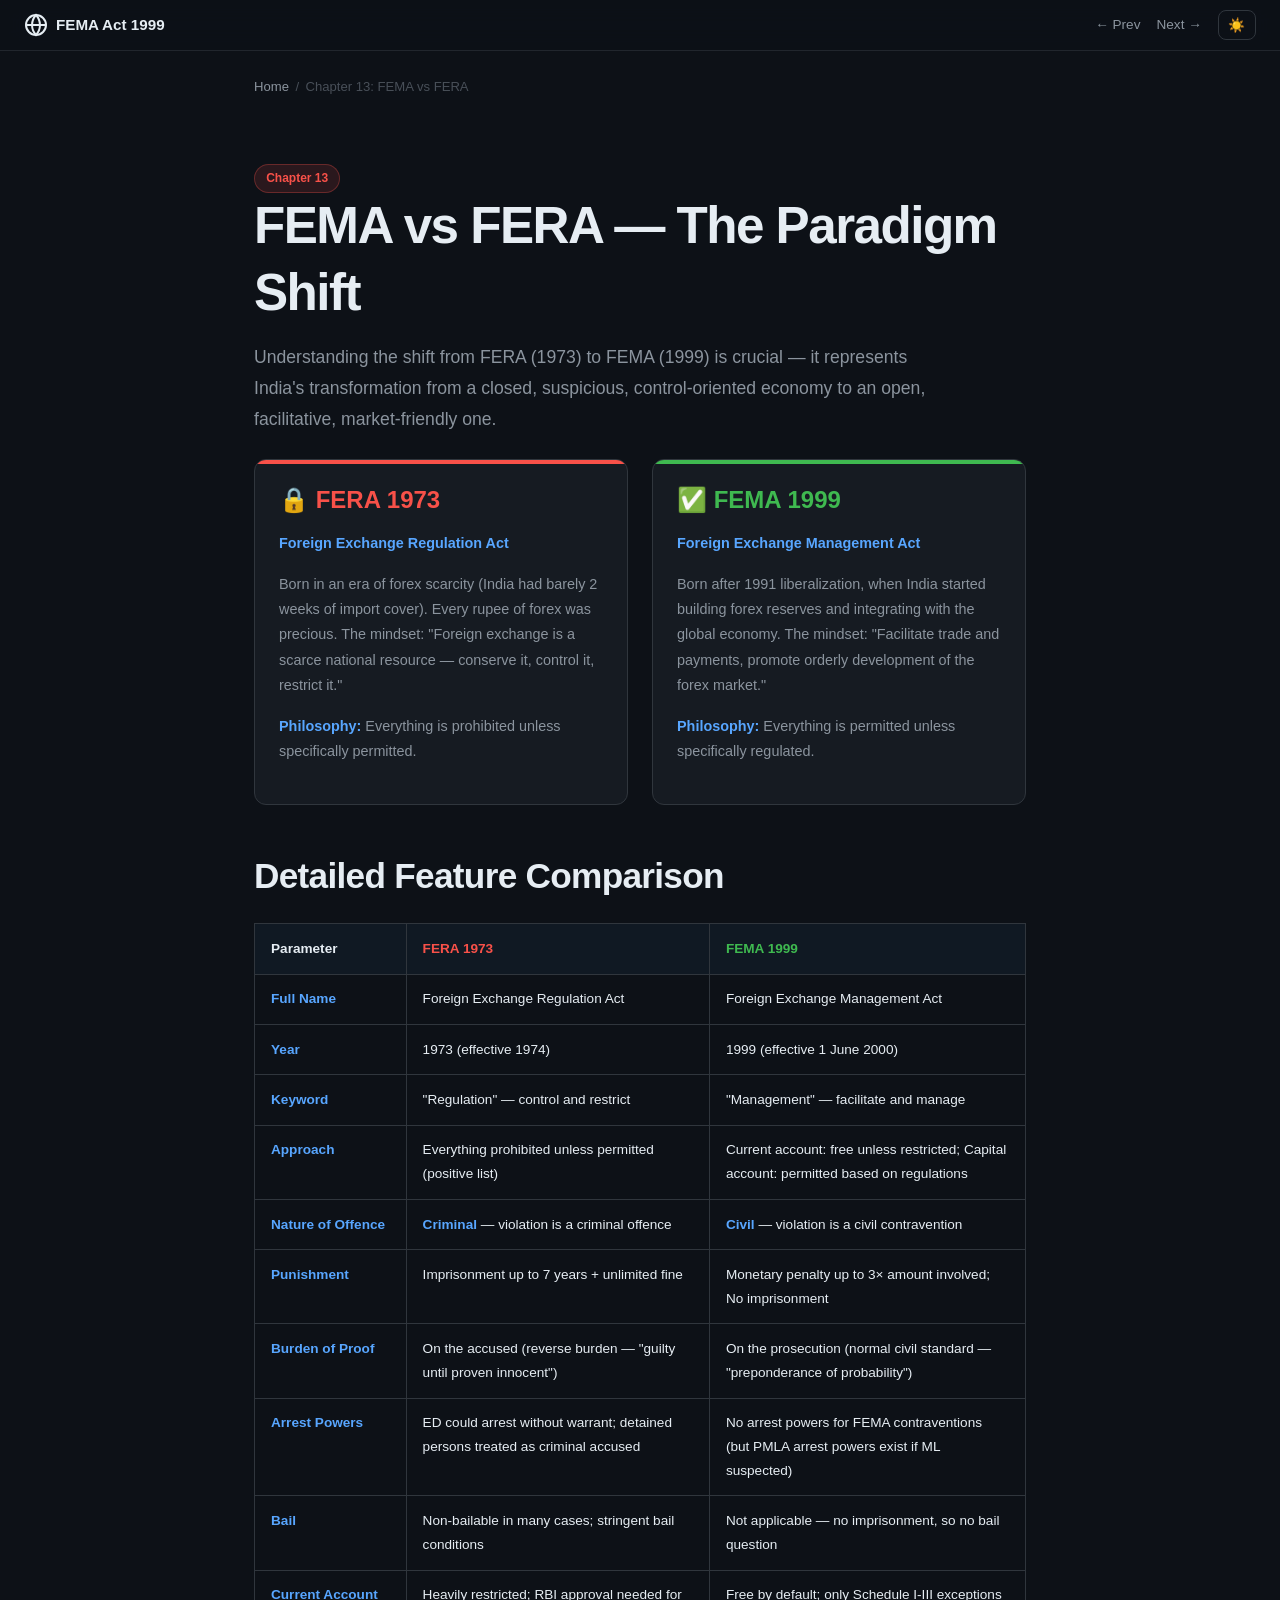
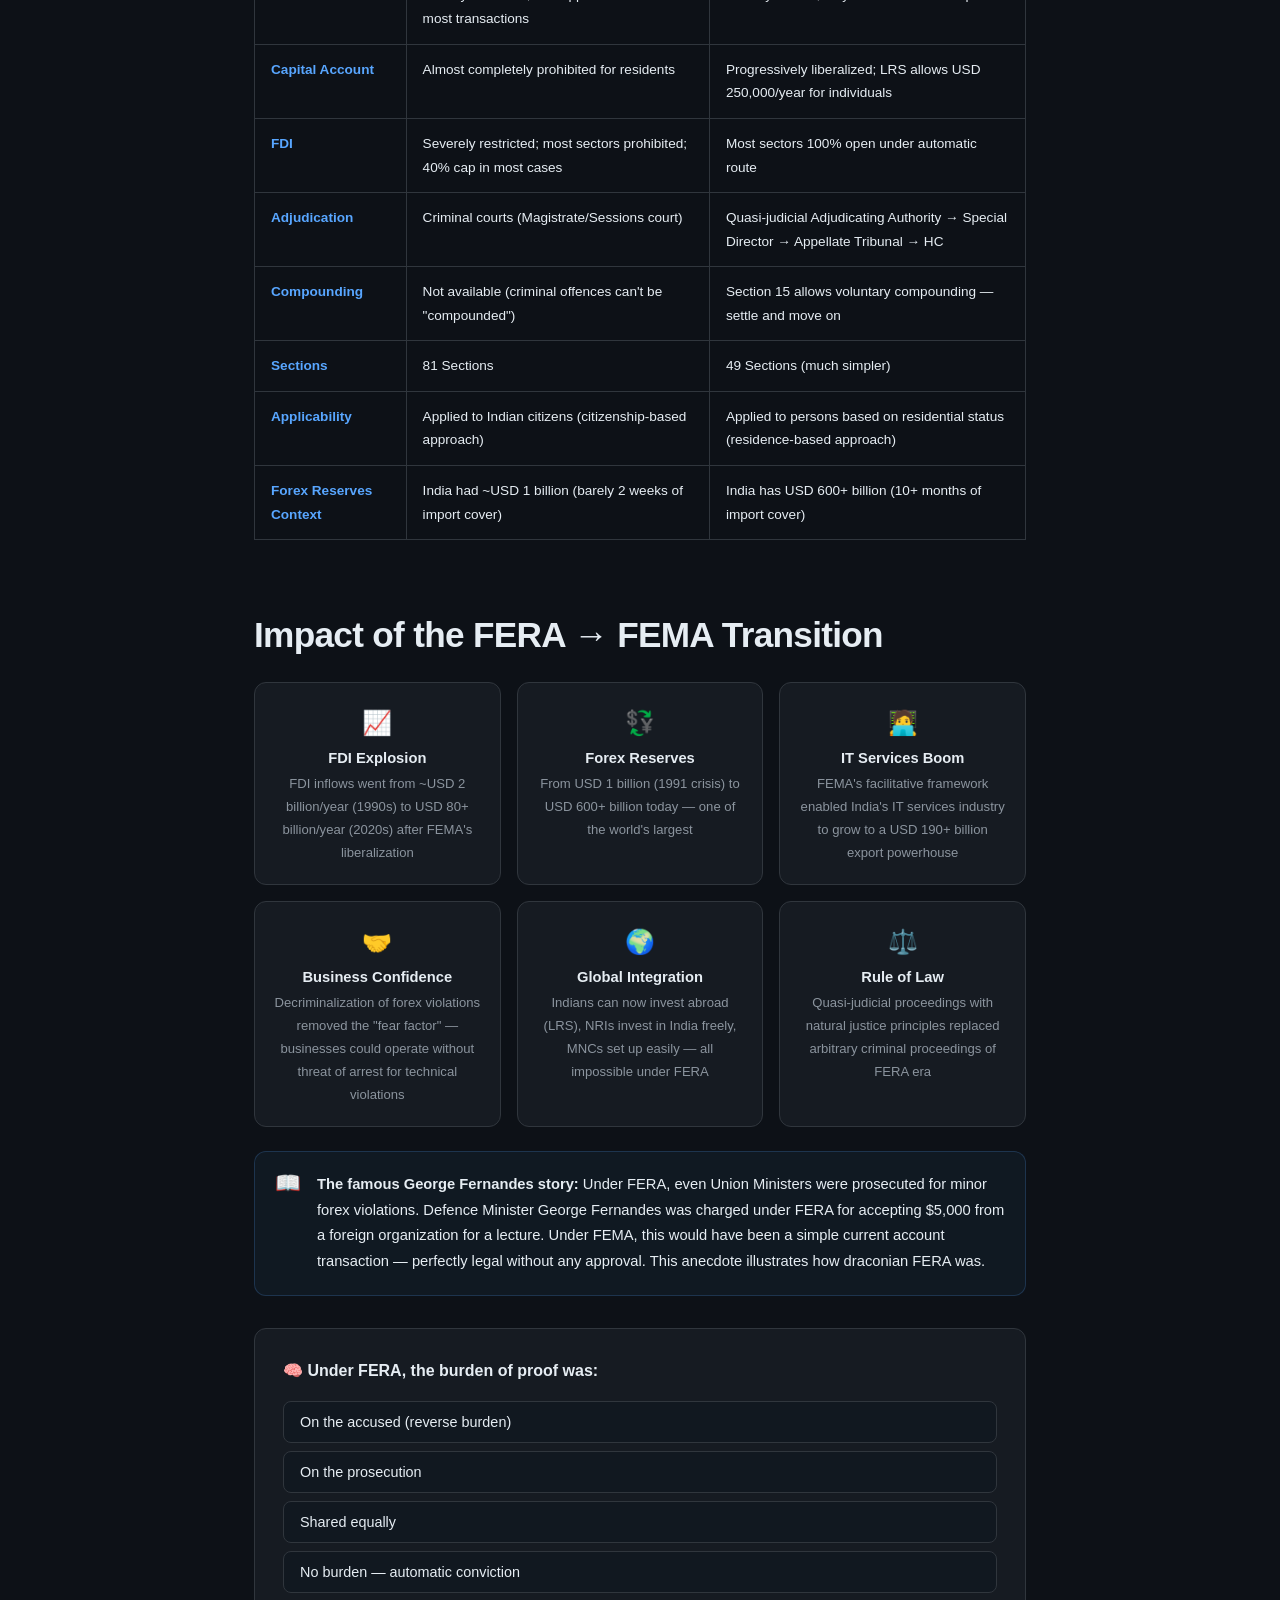
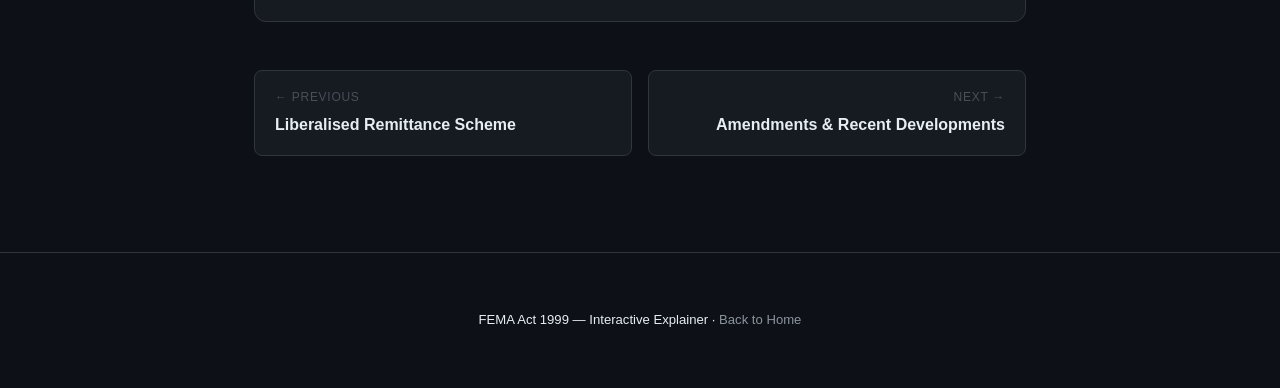
<file: 13-fema-vs-fera/index.html>
<!DOCTYPE html>
<html lang="en" data-theme="dark">
<head>
  <meta charset="UTF-8">
  <meta name="viewport" content="width=device-width, initial-scale=1.0">
  <title>FEMA vs FERA — FEMA Act 1999</title>
  <link rel="stylesheet" href="../css/common.css">
  <style>
    .vs-table {
      width: 100%;
      border-collapse: collapse;
      margin: 1.5rem 0;
      font-size: 0.85rem;
    }
    .vs-table th, .vs-table td {
      padding: 0.8rem 1rem;
      border: 1px solid var(--border);
      text-align: left;
      vertical-align: top;
    }
    .vs-table th {
      background: rgba(88,166,255,0.05);
      font-weight: 700;
    }
    .vs-table th:nth-child(2) { color: #f85149; }
    .vs-table th:nth-child(3) { color: #3fb950; }
    .vs-table tr:hover { background: rgba(88,166,255,0.03); }
    .vs-table .param { font-weight: 700; color: var(--accent); }
    .era-cards {
      display: grid;
      grid-template-columns: 1fr 1fr;
      gap: 1.5rem;
      margin: 1.5rem 0;
    }
    @media(max-width:700px) { .era-cards { grid-template-columns: 1fr; } }
    .era-card {
      background: var(--bg-card);
      border: 1px solid var(--border);
      border-radius: var(--radius);
      padding: 1.5rem;
      position: relative;
      overflow: hidden;
    }
    .era-card::before {
      content: '';
      position: absolute;
      top: 0; left: 0; right: 0;
      height: 4px;
    }
    .era-card.fera::before { background: #f85149; }
    .era-card.fema::before { background: #3fb950; }
    .era-card h3 { margin-top: 0; }
    .era-card p { font-size: 0.9rem; color: var(--text-muted); }
    .impact-grid {
      display: grid;
      grid-template-columns: repeat(auto-fit, minmax(240px, 1fr));
      gap: 1rem;
      margin: 1.5rem 0;
    }
    .impact-item {
      background: var(--bg-card);
      border: 1px solid var(--border);
      border-radius: var(--radius);
      padding: 1.2rem;
      text-align: center;
    }
    .impact-item .imp-icon { font-size: 1.5rem; margin-bottom: 0.3rem; }
    .impact-item h4 { margin: 0.3rem 0; font-size: 0.92rem; }
    .impact-item p { margin: 0; font-size: 0.82rem; color: var(--text-muted); }
  </style>
</head>
<body>
  <div class="reading-progress"><div class="fill"></div></div>
  <nav class="topnav">
    <a href="../index.html" class="logo">
      <svg viewBox="0 0 24 24" fill="none" stroke="currentColor" stroke-width="2"><circle cx="12" cy="12" r="10"/><path d="M2 12h20M12 2a15.3 15.3 0 0 1 4 10 15.3 15.3 0 0 1-4 10 15.3 15.3 0 0 1-4-10A15.3 15.3 0 0 1 12 2z"/></svg>
      FEMA Act 1999
    </a>
    <div class="nav-links">
      <a href="../12-lrs/index.html">← Prev</a>
      <a href="../14-amendments/index.html">Next →</a>
      <button class="theme-toggle">☀️</button>
    </div>
  </nav>
  <div style="height:60px;"></div>
  <div class="container"><div class="breadcrumb"><a href="../index.html">Home</a><span class="sep">/</span><span>Chapter 13: FEMA vs FERA</span></div></div>

  <section class="section">
    <div class="container">
      <div class="reveal">
        <span class="tag tag-red" style="background:rgba(248,81,73,0.12);color:#f85149;">Chapter 13</span>
        <h1>FEMA vs FERA — The Paradigm Shift</h1>
        <p style="font-size:1.1rem;color:var(--text-muted);max-width:700px;">
          Understanding the shift from FERA (1973) to FEMA (1999) is crucial — it represents India's transformation from a closed, suspicious, control-oriented economy to an open, facilitative, market-friendly one.
        </p>
      </div>

      <!-- Era Cards -->
      <div class="era-cards reveal">
        <div class="era-card fera">
          <h3 style="color:#f85149;">🔒 FERA 1973</h3>
          <p><strong>Foreign Exchange Regulation Act</strong></p>
          <p>Born in an era of forex scarcity (India had barely 2 weeks of import cover). Every rupee of forex was precious. The mindset: "Foreign exchange is a scarce national resource — conserve it, control it, restrict it."</p>
          <p><strong>Philosophy:</strong> Everything is prohibited unless specifically permitted.</p>
        </div>
        <div class="era-card fema">
          <h3 style="color:#3fb950;">✅ FEMA 1999</h3>
          <p><strong>Foreign Exchange Management Act</strong></p>
          <p>Born after 1991 liberalization, when India started building forex reserves and integrating with the global economy. The mindset: "Facilitate trade and payments, promote orderly development of the forex market."</p>
          <p><strong>Philosophy:</strong> Everything is permitted unless specifically regulated.</p>
        </div>
      </div>

      <!-- Detailed Comparison Table -->
      <h2 class="reveal">Detailed Feature Comparison</h2>
      <div style="overflow-x:auto;" class="reveal">
        <table class="vs-table">
          <thead>
            <tr><th>Parameter</th><th>FERA 1973</th><th>FEMA 1999</th></tr>
          </thead>
          <tbody>
            <tr>
              <td class="param">Full Name</td>
              <td>Foreign Exchange Regulation Act</td>
              <td>Foreign Exchange Management Act</td>
            </tr>
            <tr>
              <td class="param">Year</td>
              <td>1973 (effective 1974)</td>
              <td>1999 (effective 1 June 2000)</td>
            </tr>
            <tr>
              <td class="param">Keyword</td>
              <td>"Regulation" — control and restrict</td>
              <td>"Management" — facilitate and manage</td>
            </tr>
            <tr>
              <td class="param">Approach</td>
              <td>Everything prohibited unless permitted (positive list)</td>
              <td>Current account: free unless restricted; Capital account: permitted based on regulations</td>
            </tr>
            <tr>
              <td class="param">Nature of Offence</td>
              <td><strong>Criminal</strong> — violation is a criminal offence</td>
              <td><strong>Civil</strong> — violation is a civil contravention</td>
            </tr>
            <tr>
              <td class="param">Punishment</td>
              <td>Imprisonment up to 7 years + unlimited fine</td>
              <td>Monetary penalty up to 3× amount involved; No imprisonment</td>
            </tr>
            <tr>
              <td class="param">Burden of Proof</td>
              <td>On the accused (reverse burden — "guilty until proven innocent")</td>
              <td>On the prosecution (normal civil standard — "preponderance of probability")</td>
            </tr>
            <tr>
              <td class="param">Arrest Powers</td>
              <td>ED could arrest without warrant; detained persons treated as criminal accused</td>
              <td>No arrest powers for FEMA contraventions (but PMLA arrest powers exist if ML suspected)</td>
            </tr>
            <tr>
              <td class="param">Bail</td>
              <td>Non-bailable in many cases; stringent bail conditions</td>
              <td>Not applicable — no imprisonment, so no bail question</td>
            </tr>
            <tr>
              <td class="param">Current Account</td>
              <td>Heavily restricted; RBI approval needed for most transactions</td>
              <td>Free by default; only Schedule I-III exceptions</td>
            </tr>
            <tr>
              <td class="param">Capital Account</td>
              <td>Almost completely prohibited for residents</td>
              <td>Progressively liberalized; LRS allows USD 250,000/year for individuals</td>
            </tr>
            <tr>
              <td class="param">FDI</td>
              <td>Severely restricted; most sectors prohibited; 40% cap in most cases</td>
              <td>Most sectors 100% open under automatic route</td>
            </tr>
            <tr>
              <td class="param">Adjudication</td>
              <td>Criminal courts (Magistrate/Sessions court)</td>
              <td>Quasi-judicial Adjudicating Authority → Special Director → Appellate Tribunal → HC</td>
            </tr>
            <tr>
              <td class="param">Compounding</td>
              <td>Not available (criminal offences can't be "compounded")</td>
              <td>Section 15 allows voluntary compounding — settle and move on</td>
            </tr>
            <tr>
              <td class="param">Sections</td>
              <td>81 Sections</td>
              <td>49 Sections (much simpler)</td>
            </tr>
            <tr>
              <td class="param">Applicability</td>
              <td>Applied to Indian citizens (citizenship-based approach)</td>
              <td>Applied to persons based on residential status (residence-based approach)</td>
            </tr>
            <tr>
              <td class="param">Forex Reserves Context</td>
              <td>India had ~USD 1 billion (barely 2 weeks of import cover)</td>
              <td>India has USD 600+ billion (10+ months of import cover)</td>
            </tr>
          </tbody>
        </table>
      </div>

      <!-- Impact -->
      <h2 class="reveal">Impact of the FERA → FEMA Transition</h2>
      <div class="impact-grid reveal">
        <div class="impact-item">
          <div class="imp-icon">📈</div>
          <h4>FDI Explosion</h4>
          <p>FDI inflows went from ~USD 2 billion/year (1990s) to USD 80+ billion/year (2020s) after FEMA's liberalization</p>
        </div>
        <div class="impact-item">
          <div class="imp-icon">💱</div>
          <h4>Forex Reserves</h4>
          <p>From USD 1 billion (1991 crisis) to USD 600+ billion today — one of the world's largest</p>
        </div>
        <div class="impact-item">
          <div class="imp-icon">🧑‍💻</div>
          <h4>IT Services Boom</h4>
          <p>FEMA's facilitative framework enabled India's IT services industry to grow to a USD 190+ billion export powerhouse</p>
        </div>
        <div class="impact-item">
          <div class="imp-icon">🤝</div>
          <h4>Business Confidence</h4>
          <p>Decriminalization of forex violations removed the "fear factor" — businesses could operate without threat of arrest for technical violations</p>
        </div>
        <div class="impact-item">
          <div class="imp-icon">🌍</div>
          <h4>Global Integration</h4>
          <p>Indians can now invest abroad (LRS), NRIs invest in India freely, MNCs set up easily — all impossible under FERA</p>
        </div>
        <div class="impact-item">
          <div class="imp-icon">⚖️</div>
          <h4>Rule of Law</h4>
          <p>Quasi-judicial proceedings with natural justice principles replaced arbitrary criminal proceedings of FERA era</p>
        </div>
      </div>

      <div class="callout reveal">
        <span class="callout-icon">📖</span>
        <div class="callout-body">
          <strong>The famous George Fernandes story:</strong> Under FERA, even Union Ministers were prosecuted for minor forex violations. Defence Minister George Fernandes was charged under FERA for accepting $5,000 from a foreign organization for a lecture. Under FEMA, this would have been a simple current account transaction — perfectly legal without any approval. This anecdote illustrates how draconian FERA was.
        </div>
      </div>

      <!-- Quiz -->
      <div class="quiz-box reveal">
        <div class="quiz-q">🧠 Under FERA, the burden of proof was:</div>
        <div class="quiz-options">
          <button class="quiz-opt" data-correct="true">On the accused (reverse burden)</button>
          <button class="quiz-opt" data-correct="false">On the prosecution</button>
          <button class="quiz-opt" data-correct="false">Shared equally</button>
          <button class="quiz-opt" data-correct="false">No burden — automatic conviction</button>
        </div>
        <div class="quiz-feedback" 
          data-correct="Correct! FERA operated on a reverse burden of proof — the accused had to prove their innocence. FEMA changed this to the normal civil standard where the prosecution must prove the contravention (preponderance of probability)." 
          data-wrong="Under FERA, the burden was reversed — you were essentially 'guilty until proven innocent.' This was one of the most criticized aspects of FERA and one of the key improvements in FEMA.">
        </div>
      </div>

      <div class="page-nav reveal">
        <a href="../12-lrs/index.html"><span class="nav-dir">← Previous</span><span class="nav-title">Liberalised Remittance Scheme</span></a>
        <a href="../14-amendments/index.html"><span class="nav-dir">Next →</span><span class="nav-title">Amendments & Recent Developments</span></a>
      </div>
    </div>
  </section>

  <footer class="site-footer"><p>FEMA Act 1999 — Interactive Explainer · <a href="../index.html">Back to Home</a></p></footer>
  <script src="../js/common.js"></script>
</body>
</html>
</file>
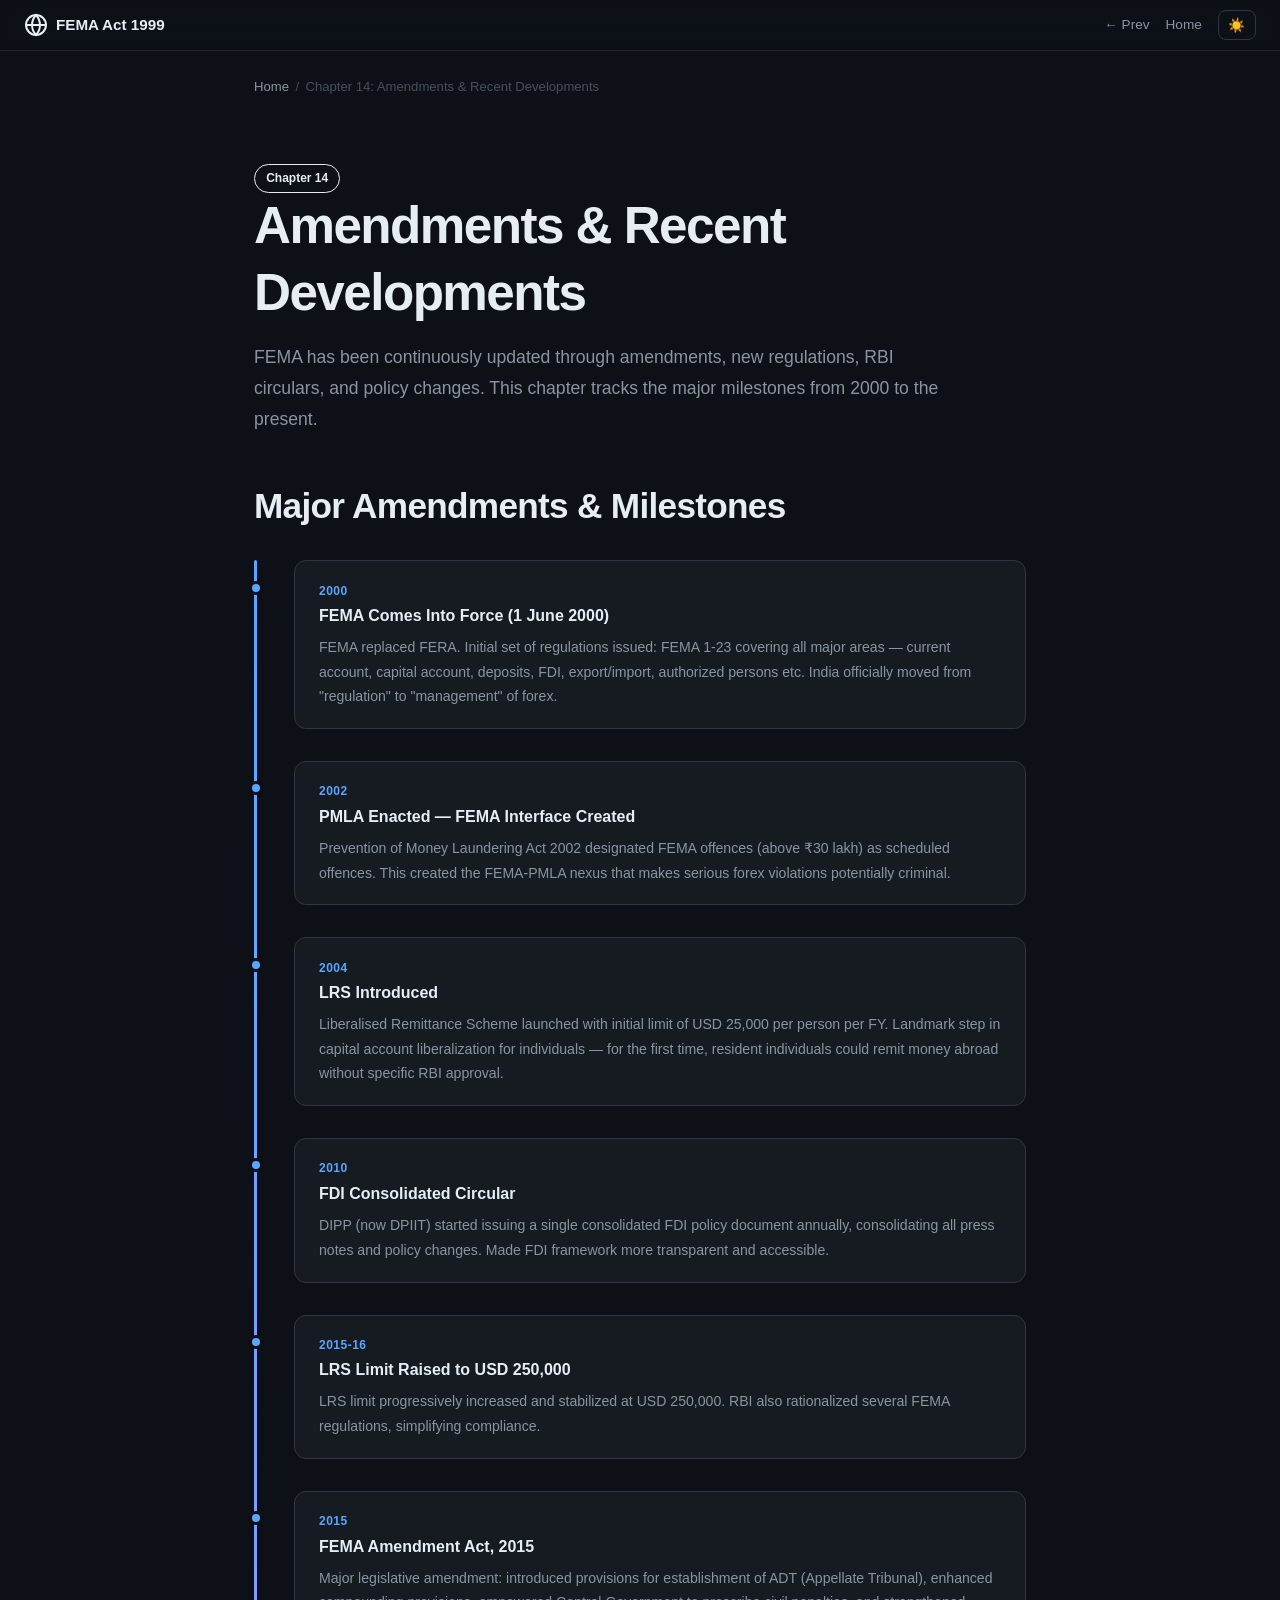
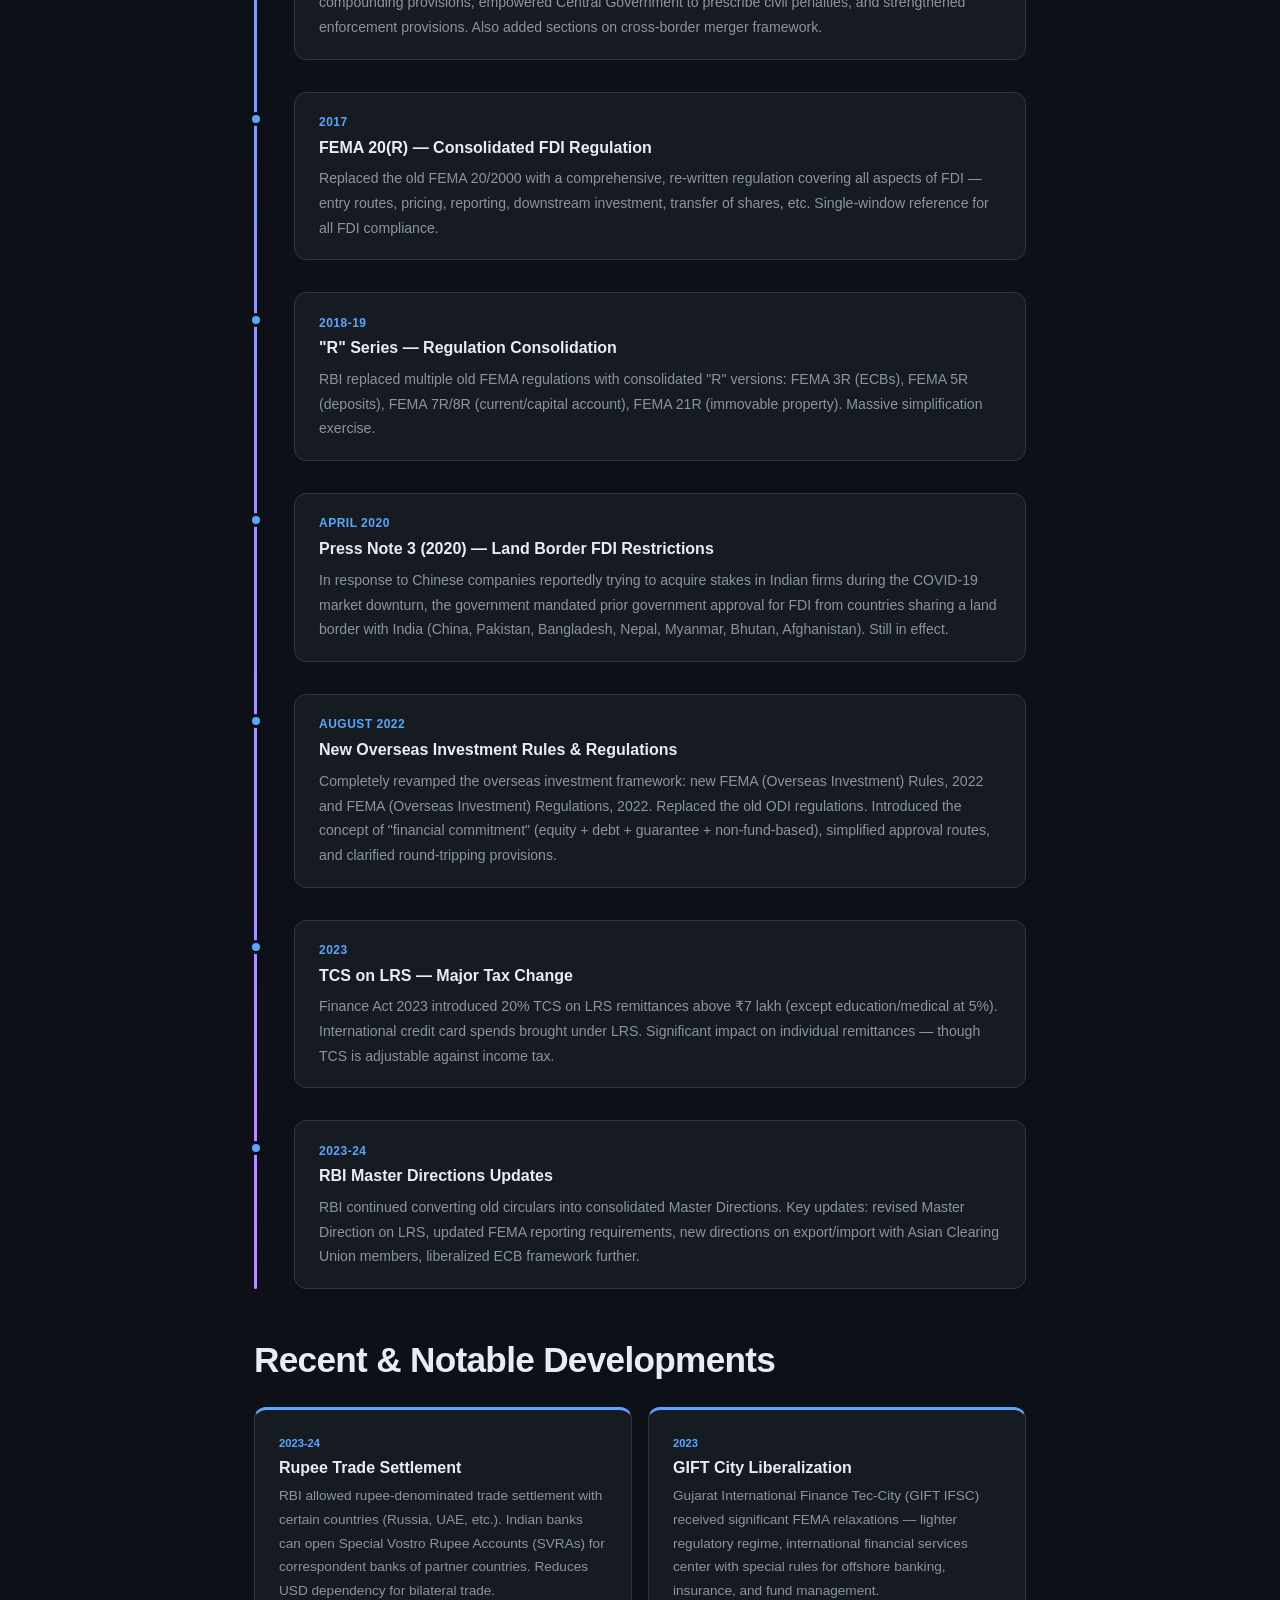
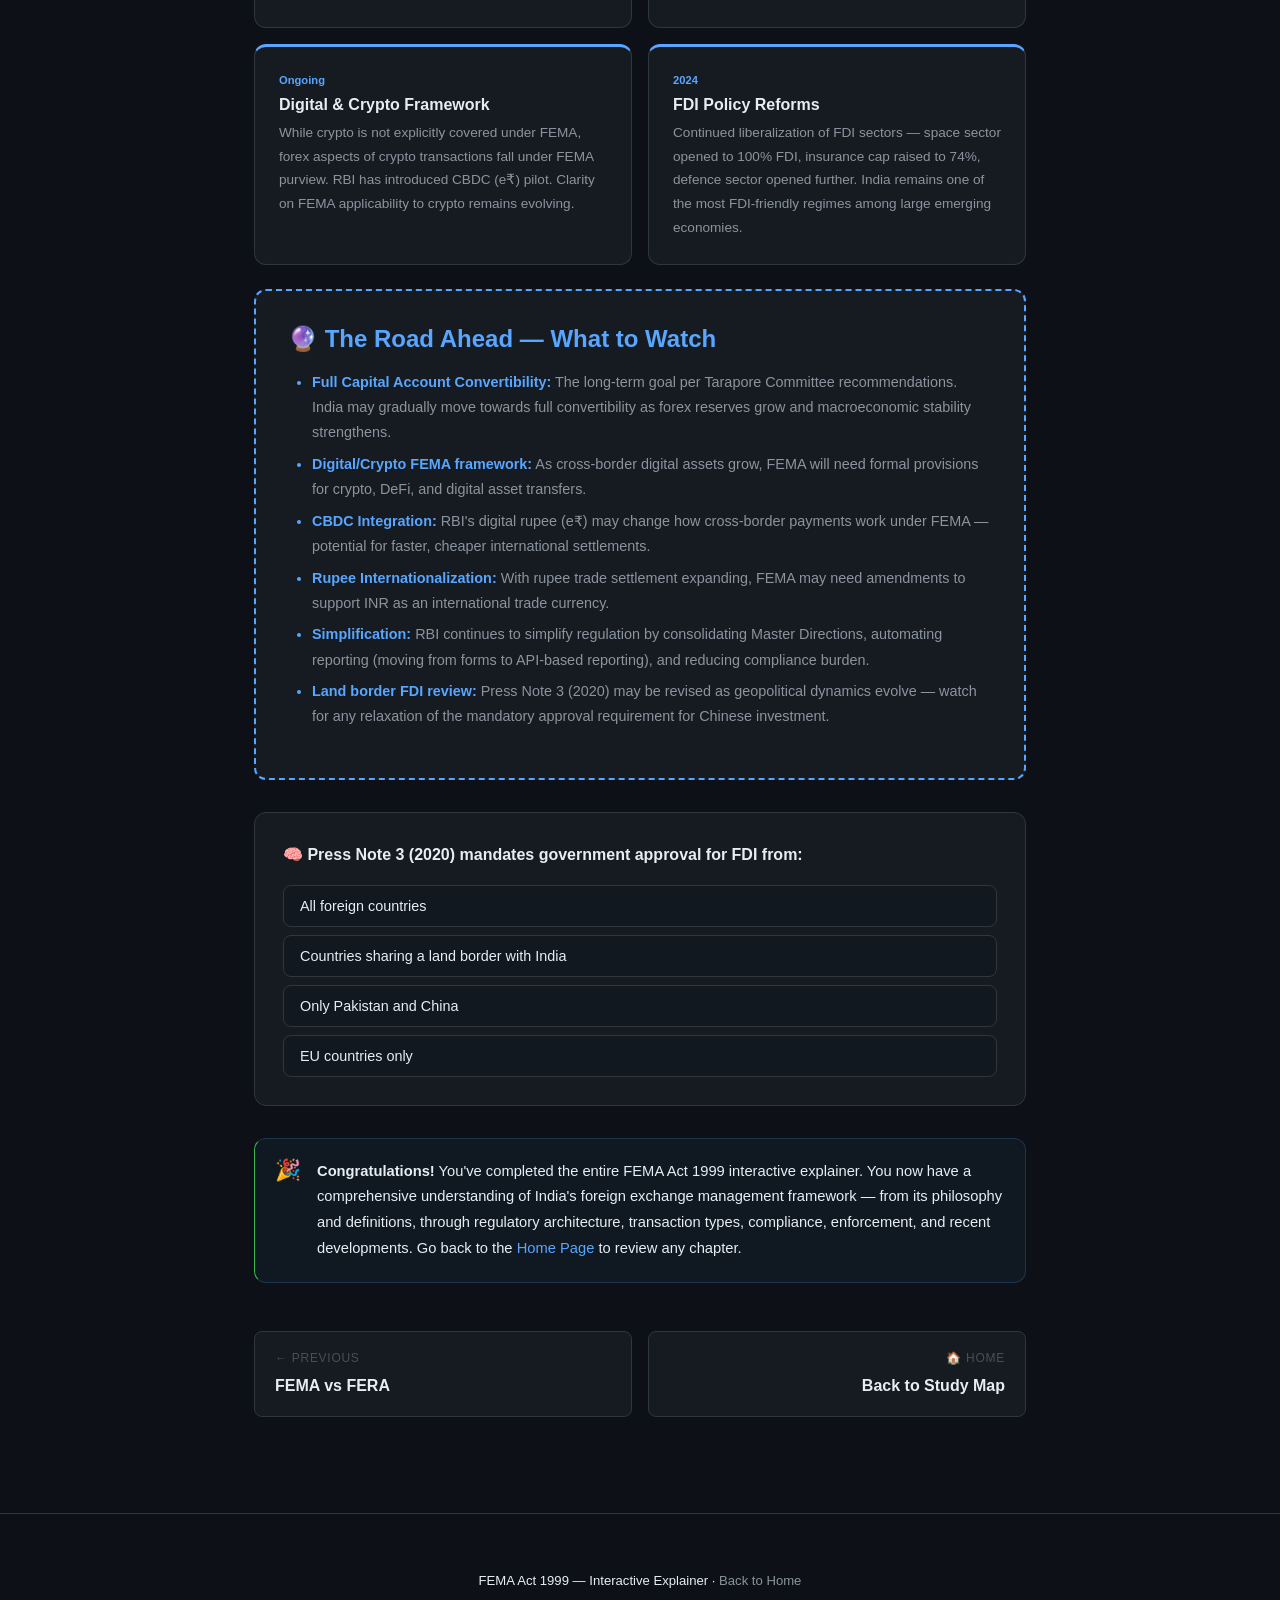
<file: 14-amendments/index.html>
<!DOCTYPE html>
<html lang="en" data-theme="dark">
<head>
  <meta charset="UTF-8">
  <meta name="viewport" content="width=device-width, initial-scale=1.0">
  <title>Amendments & Recent Developments — FEMA Act 1999</title>
  <link rel="stylesheet" href="../css/common.css">
  <style>
    .amendment-timeline {
      position: relative;
      margin: 2rem 0;
      padding-left: 2.5rem;
    }
    .amendment-timeline::before {
      content: '';
      position: absolute;
      left: 0;
      top: 0;
      bottom: 0;
      width: 3px;
      background: linear-gradient(to bottom, var(--accent), var(--accent5));
      border-radius: 999px;
    }
    .amend-item {
      position: relative;
      margin-bottom: 2rem;
      background: var(--bg-card);
      border: 1px solid var(--border);
      border-radius: var(--radius);
      padding: 1.2rem 1.5rem;
      transition: all 0.3s;
    }
    .amend-item:hover { border-color: var(--accent); }
    .amend-item::before {
      content: '';
      position: absolute;
      left: -2.85rem;
      top: 1.2rem;
      width: 14px;
      height: 14px;
      border-radius: 50%;
      background: var(--accent);
      border: 3px solid var(--bg);
    }
    .amend-item .amend-year {
      font-size: 0.75rem;
      font-weight: 700;
      color: var(--accent);
      text-transform: uppercase;
      letter-spacing: 0.5px;
    }
    .amend-item h3 { margin: 0.3rem 0 0.5rem; font-size: 1rem; }
    .amend-item p { margin: 0; font-size: 0.88rem; color: var(--text-muted); }
    .dev-card-grid {
      display: grid;
      grid-template-columns: repeat(auto-fit, minmax(280px, 1fr));
      gap: 1rem;
      margin: 1.5rem 0;
    }
    .dev-card {
      background: var(--bg-card);
      border: 1px solid var(--border);
      border-radius: var(--radius);
      padding: 1.5rem;
      border-top: 3px solid var(--accent);
    }
    .dev-card .dev-year {
      font-size: 0.7rem;
      font-weight: 700;
      color: var(--accent);
    }
    .dev-card h4 { margin: 0.3rem 0; }
    .dev-card p { font-size: 0.85rem; color: var(--text-muted); margin: 0; }
    .future-box {
      background: var(--bg-card);
      border: 2px dashed var(--accent);
      border-radius: var(--radius);
      padding: 2rem;
      margin: 1.5rem 0;
    }
    .future-box h3 { margin-top: 0; color: var(--accent); }
    .future-box ul { font-size: 0.9rem; color: var(--text-muted); }
  </style>
</head>
<body>
  <div class="reading-progress"><div class="fill"></div></div>
  <nav class="topnav">
    <a href="../index.html" class="logo">
      <svg viewBox="0 0 24 24" fill="none" stroke="currentColor" stroke-width="2"><circle cx="12" cy="12" r="10"/><path d="M2 12h20M12 2a15.3 15.3 0 0 1 4 10 15.3 15.3 0 0 1-4 10 15.3 15.3 0 0 1-4-10A15.3 15.3 0 0 1 12 2z"/></svg>
      FEMA Act 1999
    </a>
    <div class="nav-links">
      <a href="../13-fema-vs-fera/index.html">← Prev</a>
      <a href="../index.html">Home</a>
      <button class="theme-toggle">☀️</button>
    </div>
  </nav>
  <div style="height:60px;"></div>
  <div class="container"><div class="breadcrumb"><a href="../index.html">Home</a><span class="sep">/</span><span>Chapter 14: Amendments & Recent Developments</span></div></div>

  <section class="section">
    <div class="container">
      <div class="reveal">
        <span class="tag tag-accent">Chapter 14</span>
        <h1>Amendments & Recent Developments</h1>
        <p style="font-size:1.1rem;color:var(--text-muted);max-width:700px;">
          FEMA has been continuously updated through amendments, new regulations, RBI circulars, and policy changes. This chapter tracks the major milestones from 2000 to the present.
        </p>
      </div>

      <!-- Major Amendments Timeline -->
      <h2 class="reveal">Major Amendments & Milestones</h2>
      <div class="amendment-timeline">
        <div class="amend-item reveal">
          <div class="amend-year">2000</div>
          <h3>FEMA Comes Into Force (1 June 2000)</h3>
          <p>FEMA replaced FERA. Initial set of regulations issued: FEMA 1-23 covering all major areas — current account, capital account, deposits, FDI, export/import, authorized persons etc. India officially moved from "regulation" to "management" of forex.</p>
        </div>
        <div class="amend-item reveal">
          <div class="amend-year">2002</div>
          <h3>PMLA Enacted — FEMA Interface Created</h3>
          <p>Prevention of Money Laundering Act 2002 designated FEMA offences (above ₹30 lakh) as scheduled offences. This created the FEMA-PMLA nexus that makes serious forex violations potentially criminal.</p>
        </div>
        <div class="amend-item reveal">
          <div class="amend-year">2004</div>
          <h3>LRS Introduced</h3>
          <p>Liberalised Remittance Scheme launched with initial limit of USD 25,000 per person per FY. Landmark step in capital account liberalization for individuals — for the first time, resident individuals could remit money abroad without specific RBI approval.</p>
        </div>
        <div class="amend-item reveal">
          <div class="amend-year">2010</div>
          <h3>FDI Consolidated Circular</h3>
          <p>DIPP (now DPIIT) started issuing a single consolidated FDI policy document annually, consolidating all press notes and policy changes. Made FDI framework more transparent and accessible.</p>
        </div>
        <div class="amend-item reveal">
          <div class="amend-year">2015-16</div>
          <h3>LRS Limit Raised to USD 250,000</h3>
          <p>LRS limit progressively increased and stabilized at USD 250,000. RBI also rationalized several FEMA regulations, simplifying compliance.</p>
        </div>
        <div class="amend-item reveal">
          <div class="amend-year">2015</div>
          <h3>FEMA Amendment Act, 2015</h3>
          <p>Major legislative amendment: introduced provisions for establishment of ADT (Appellate Tribunal), enhanced compounding provisions, empowered Central Government to prescribe civil penalties, and strengthened enforcement provisions. Also added sections on cross-border merger framework.</p>
        </div>
        <div class="amend-item reveal">
          <div class="amend-year">2017</div>
          <h3>FEMA 20(R) — Consolidated FDI Regulation</h3>
          <p>Replaced the old FEMA 20/2000 with a comprehensive, re-written regulation covering all aspects of FDI — entry routes, pricing, reporting, downstream investment, transfer of shares, etc. Single-window reference for all FDI compliance.</p>
        </div>
        <div class="amend-item reveal">
          <div class="amend-year">2018-19</div>
          <h3>"R" Series — Regulation Consolidation</h3>
          <p>RBI replaced multiple old FEMA regulations with consolidated "R" versions: FEMA 3R (ECBs), FEMA 5R (deposits), FEMA 7R/8R (current/capital account), FEMA 21R (immovable property). Massive simplification exercise.</p>
        </div>
        <div class="amend-item reveal">
          <div class="amend-year">April 2020</div>
          <h3>Press Note 3 (2020) — Land Border FDI Restrictions</h3>
          <p>In response to Chinese companies reportedly trying to acquire stakes in Indian firms during the COVID-19 market downturn, the government mandated prior government approval for FDI from countries sharing a land border with India (China, Pakistan, Bangladesh, Nepal, Myanmar, Bhutan, Afghanistan). Still in effect.</p>
        </div>
        <div class="amend-item reveal">
          <div class="amend-year">August 2022</div>
          <h3>New Overseas Investment Rules & Regulations</h3>
          <p>Completely revamped the overseas investment framework: new FEMA (Overseas Investment) Rules, 2022 and FEMA (Overseas Investment) Regulations, 2022. Replaced the old ODI regulations. Introduced the concept of "financial commitment" (equity + debt + guarantee + non-fund-based), simplified approval routes, and clarified round-tripping provisions.</p>
        </div>
        <div class="amend-item reveal">
          <div class="amend-year">2023</div>
          <h3>TCS on LRS — Major Tax Change</h3>
          <p>Finance Act 2023 introduced 20% TCS on LRS remittances above ₹7 lakh (except education/medical at 5%). International credit card spends brought under LRS. Significant impact on individual remittances — though TCS is adjustable against income tax.</p>
        </div>
        <div class="amend-item reveal">
          <div class="amend-year">2023-24</div>
          <h3>RBI Master Directions Updates</h3>
          <p>RBI continued converting old circulars into consolidated Master Directions. Key updates: revised Master Direction on LRS, updated FEMA reporting requirements, new directions on export/import with Asian Clearing Union members, liberalized ECB framework further.</p>
        </div>
      </div>

      <!-- Recent Developments -->
      <h2 class="reveal">Recent & Notable Developments</h2>
      <div class="dev-card-grid reveal">
        <div class="dev-card">
          <div class="dev-year">2023-24</div>
          <h4>Rupee Trade Settlement</h4>
          <p>RBI allowed rupee-denominated trade settlement with certain countries (Russia, UAE, etc.). Indian banks can open Special Vostro Rupee Accounts (SVRAs) for correspondent banks of partner countries. Reduces USD dependency for bilateral trade.</p>
        </div>
        <div class="dev-card">
          <div class="dev-year">2023</div>
          <h4>GIFT City Liberalization</h4>
          <p>Gujarat International Finance Tec-City (GIFT IFSC) received significant FEMA relaxations — lighter regulatory regime, international financial services center with special rules for offshore banking, insurance, and fund management.</p>
        </div>
        <div class="dev-card">
          <div class="dev-year">Ongoing</div>
          <h4>Digital & Crypto Framework</h4>
          <p>While crypto is not explicitly covered under FEMA, forex aspects of crypto transactions fall under FEMA purview. RBI has introduced CBDC (e₹) pilot. Clarity on FEMA applicability to crypto remains evolving.</p>
        </div>
        <div class="dev-card">
          <div class="dev-year">2024</div>
          <h4>FDI Policy Reforms</h4>
          <p>Continued liberalization of FDI sectors — space sector opened to 100% FDI, insurance cap raised to 74%, defence sector opened further. India remains one of the most FDI-friendly regimes among large emerging economies.</p>
        </div>
      </div>

      <!-- Future Outlook -->
      <div class="future-box reveal">
        <h3>🔮 The Road Ahead — What to Watch</h3>
        <ul>
          <li><strong>Full Capital Account Convertibility:</strong> The long-term goal per Tarapore Committee recommendations. India may gradually move towards full convertibility as forex reserves grow and macroeconomic stability strengthens.</li>
          <li><strong>Digital/Crypto FEMA framework:</strong> As cross-border digital assets grow, FEMA will need formal provisions for crypto, DeFi, and digital asset transfers.</li>
          <li><strong>CBDC Integration:</strong> RBI's digital rupee (e₹) may change how cross-border payments work under FEMA — potential for faster, cheaper international settlements.</li>
          <li><strong>Rupee Internationalization:</strong> With rupee trade settlement expanding, FEMA may need amendments to support INR as an international trade currency.</li>
          <li><strong>Simplification:</strong> RBI continues to simplify regulation by consolidating Master Directions, automating reporting (moving from forms to API-based reporting), and reducing compliance burden.</li>
          <li><strong>Land border FDI review:</strong> Press Note 3 (2020) may be revised as geopolitical dynamics evolve — watch for any relaxation of the mandatory approval requirement for Chinese investment.</li>
        </ul>
      </div>

      <!-- Final Quiz -->
      <div class="quiz-box reveal">
        <div class="quiz-q">🧠 Press Note 3 (2020) mandates government approval for FDI from:</div>
        <div class="quiz-options">
          <button class="quiz-opt" data-correct="false">All foreign countries</button>
          <button class="quiz-opt" data-correct="true">Countries sharing a land border with India</button>
          <button class="quiz-opt" data-correct="false">Only Pakistan and China</button>
          <button class="quiz-opt" data-correct="false">EU countries only</button>
        </div>
        <div class="quiz-feedback" 
          data-correct="Correct! Press Note 3 (2020) requires prior government approval for FDI from any country sharing a land border with India — this includes China, Pakistan, Bangladesh, Nepal, Myanmar, Bhutan, and Afghanistan. No automatic route available for investors from these countries." 
          data-wrong="The correct answer is countries sharing a land border with India. This includes China, Pakistan, Bangladesh, Nepal, Myanmar, Bhutan, and Afghanistan. The restriction applies to ALL sectors, even those normally on the automatic route.">
        </div>
      </div>

      <!-- Completion Message -->
      <div class="callout reveal" style="border-left-color: #3fb950;">
        <span class="callout-icon">🎉</span>
        <div class="callout-body">
          <strong>Congratulations!</strong> You've completed the entire FEMA Act 1999 interactive explainer. You now have a comprehensive understanding of India's foreign exchange management framework — from its philosophy and definitions, through regulatory architecture, transaction types, compliance, enforcement, and recent developments. Go back to the <a href="../index.html" style="color:var(--accent);">Home Page</a> to review any chapter.
        </div>
      </div>

      <div class="page-nav reveal">
        <a href="../13-fema-vs-fera/index.html"><span class="nav-dir">← Previous</span><span class="nav-title">FEMA vs FERA</span></a>
        <a href="../index.html"><span class="nav-dir">🏠 Home</span><span class="nav-title">Back to Study Map</span></a>
      </div>
    </div>
  </section>

  <footer class="site-footer"><p>FEMA Act 1999 — Interactive Explainer · <a href="../index.html">Back to Home</a></p></footer>
  <script src="../js/common.js"></script>
</body>
</html>
</file>
<file: css/common.css>
/* ============================================
   FEMA Act 1999 — Interactive Explainer
   Shared Stylesheet
   ============================================ */

/* ---------- CSS Variables / Theming ---------- */
:root {
  /* Palette */
  --bg:             #0d1117;
  --bg-card:        #161b22;
  --bg-card-hover:  #1c2333;
  --bg-interactive: #111820;
  --text:           #e6edf3;
  --text-muted:     #8b949e;
  --text-dim:       #484f58;
  --accent:         #58a6ff;
  --accent-hover:   #79c0ff;
  --accent2:        #3fb950;
  --accent3:        #d29922;
  --accent4:        #f85149;
  --accent5:        #bc8cff;
  --accent6:        #39d353;
  --border:         #30363d;
  --border-light:   #21262d;
  
  /* Gradients */
  --grad-hero: linear-gradient(135deg, #0d1117 0%, #161b22 50%, #1a1e2e 100%);
  --grad-card: linear-gradient(145deg, #161b22, #1c2333);
  
  /* Sizes */
  --max-w:     820px;
  --max-w-wide: 1100px;
  --radius:    12px;
  --radius-sm: 8px;
  --radius-xs: 4px;
  
  /* Typography */
  --font: 'Inter', -apple-system, BlinkMacSystemFont, 'Segoe UI', Roboto, sans-serif;
  --font-mono: 'JetBrains Mono', 'Fira Code', 'Consolas', monospace;
  
  /* Animation */
  --ease-out: cubic-bezier(0.16, 1, 0.3, 1);
  --ease-spring: cubic-bezier(0.34, 1.56, 0.64, 1);
  --duration: 0.6s;
}

/* Light theme */
[data-theme="light"] {
  --bg:             #ffffff;
  --bg-card:        #f6f8fa;
  --bg-card-hover:  #eef1f5;
  --bg-interactive: #f0f3f6;
  --text:           #1f2328;
  --text-muted:     #59636e;
  --text-dim:       #8b949e;
  --accent:         #0969da;
  --accent-hover:   #0550ae;
  --border:         #d1d9e0;
  --border-light:   #e8ecf0;
  --grad-hero:      linear-gradient(135deg, #ffffff 0%, #f6f8fa 50%, #eef1f5 100%);
  --grad-card:      linear-gradient(145deg, #f6f8fa, #eef1f5);
}

/* ---------- Reset & Base ---------- */
*, *::before, *::after { box-sizing: border-box; margin: 0; padding: 0; }
html { scroll-behavior: smooth; font-size: 16px; }
body {
  font-family: var(--font);
  background: var(--bg);
  color: var(--text);
  line-height: 1.75;
  -webkit-font-smoothing: antialiased;
  overflow-x: hidden;
}
::selection { background: var(--accent); color: #fff; }

/* ---------- Scroll reveal ---------- */
.reveal {
  opacity: 0;
  transform: translateY(30px);
  transition: opacity var(--duration) var(--ease-out),
              transform var(--duration) var(--ease-out);
}
.reveal.visible {
  opacity: 1;
  transform: translateY(0);
}

/* ---------- Typography ---------- */
h1, h2, h3, h4 { font-weight: 700; line-height: 1.3; }
h1 { font-size: clamp(2rem, 5vw, 3.2rem); letter-spacing: -0.03em; }
h2 { font-size: clamp(1.5rem, 3.5vw, 2.2rem); letter-spacing: -0.02em; margin-top: 3rem; }
h3 { font-size: clamp(1.15rem, 2.5vw, 1.5rem); margin-top: 2rem; }
p  { margin: 1rem 0; color: var(--text); }
a  { color: var(--accent); text-decoration: none; transition: color 0.2s; }
a:hover { color: var(--accent-hover); text-decoration: underline; }

strong { color: var(--accent); font-weight: 600; }
em { color: var(--text-muted); font-style: italic; }

ul, ol { padding-left: 1.5rem; margin: 1rem 0; }
li { margin: 0.4rem 0; }
li::marker { color: var(--accent); }

code {
  font-family: var(--font-mono);
  background: var(--bg-card);
  border: 1px solid var(--border);
  padding: 0.15em 0.4em;
  border-radius: var(--radius-xs);
  font-size: 0.9em;
}

blockquote {
  border-left: 4px solid var(--accent);
  padding: 0.75rem 1.25rem;
  margin: 1.5rem 0;
  background: var(--bg-card);
  border-radius: 0 var(--radius-sm) var(--radius-sm) 0;
  color: var(--text-muted);
  font-style: italic;
}

/* ---------- Layout ---------- */
.container {
  max-width: var(--max-w);
  margin: 0 auto;
  padding: 0 1.5rem;
}
.container-wide {
  max-width: var(--max-w-wide);
  margin: 0 auto;
  padding: 0 1.5rem;
}
.section {
  padding: 4rem 0;
}

/* ---------- Navigation (Top Bar) ---------- */
.topnav {
  position: fixed;
  top: 0; left: 0; right: 0;
  z-index: 1000;
  background: rgba(13,17,23,0.85);
  backdrop-filter: blur(16px) saturate(180%);
  -webkit-backdrop-filter: blur(16px) saturate(180%);
  border-bottom: 1px solid var(--border-light);
  padding: 0.65rem 1.5rem;
  display: flex;
  align-items: center;
  justify-content: space-between;
  transition: background 0.3s;
}
[data-theme="light"] .topnav {
  background: rgba(255,255,255,0.85);
}
.topnav .logo {
  display: flex;
  align-items: center;
  gap: 0.5rem;
  font-weight: 700;
  font-size: 0.95rem;
  color: var(--text);
  text-decoration: none;
}
.topnav .logo svg { width: 24px; height: 24px; }
.topnav .nav-links {
  display: flex;
  align-items: center;
  gap: 1rem;
}
.topnav .nav-links a {
  font-size: 0.85rem;
  color: var(--text-muted);
  transition: color 0.2s;
}
.topnav .nav-links a:hover { color: var(--accent); text-decoration: none; }

.theme-toggle {
  background: none;
  border: 1px solid var(--border);
  color: var(--text-muted);
  padding: 0.35rem 0.6rem;
  border-radius: var(--radius-sm);
  cursor: pointer;
  font-size: 0.85rem;
  transition: all 0.2s;
}
.theme-toggle:hover { border-color: var(--accent); color: var(--accent); }

/* ---------- Hero Section ---------- */
.hero {
  min-height: 100vh;
  display: flex;
  flex-direction: column;
  align-items: center;
  justify-content: center;
  text-align: center;
  padding: 6rem 1.5rem 4rem;
  background: var(--grad-hero);
  position: relative;
  overflow: hidden;
}
.hero::before {
  content: '';
  position: absolute;
  inset: 0;
  background: radial-gradient(ellipse at 50% 0%, rgba(88,166,255,0.08) 0%, transparent 70%);
  pointer-events: none;
}
.hero .badge {
  display: inline-flex;
  align-items: center;
  gap: 0.5rem;
  background: var(--bg-card);
  border: 1px solid var(--border);
  padding: 0.35rem 1rem;
  border-radius: 999px;
  font-size: 0.8rem;
  color: var(--text-muted);
  margin-bottom: 1.5rem;
}
.hero .badge .dot {
  width: 8px; height: 8px;
  border-radius: 50%;
  background: var(--accent2);
  animation: pulse 2s ease infinite;
}
@keyframes pulse {
  0%, 100% { opacity: 1; transform: scale(1); }
  50% { opacity: 0.5; transform: scale(1.3); }
}
.hero h1 { margin-bottom: 1rem; }
.hero .subtitle {
  font-size: 1.15rem;
  color: var(--text-muted);
  max-width: 600px;
  margin: 0 auto 2rem;
  line-height: 1.7;
}

/* ---------- Cards Grid ---------- */
.cards-grid {
  display: grid;
  grid-template-columns: repeat(auto-fill, minmax(300px, 1fr));
  gap: 1.25rem;
  margin: 2rem 0;
}
.card {
  background: var(--grad-card);
  border: 1px solid var(--border);
  border-radius: var(--radius);
  padding: 1.5rem;
  transition: all 0.3s var(--ease-out);
  position: relative;
  overflow: hidden;
  cursor: pointer;
  text-decoration: none;
  color: var(--text);
  display: block;
}
.card:hover {
  border-color: var(--accent);
  transform: translateY(-4px);
  box-shadow: 0 8px 30px rgba(88,166,255,0.08);
  text-decoration: none;
  color: var(--text);
}
.card::before {
  content: '';
  position: absolute;
  top: 0; left: 0; right: 0;
  height: 3px;
  background: var(--accent);
  transform: scaleX(0);
  transform-origin: left;
  transition: transform 0.4s var(--ease-out);
}
.card:hover::before { transform: scaleX(1); }
.card .card-num {
  font-size: 0.75rem;
  font-weight: 700;
  color: var(--accent);
  letter-spacing: 0.08em;
  margin-bottom: 0.5rem;
  text-transform: uppercase;
}
.card h3 {
  margin: 0 0 0.5rem;
  font-size: 1.1rem;
  color: var(--text);
}
.card p {
  font-size: 0.88rem;
  color: var(--text-muted);
  margin: 0;
  line-height: 1.55;
}
.card .card-icon {
  position: absolute;
  top: 1rem; right: 1rem;
  width: 40px; height: 40px;
  border-radius: 10px;
  background: rgba(88,166,255,0.1);
  display: flex;
  align-items: center;
  justify-content: center;
  font-size: 1.2rem;
}

/* ---------- Interactive Diagrams ---------- */
.diagram-container {
  background: var(--bg-interactive);
  border: 1px solid var(--border);
  border-radius: var(--radius);
  padding: 2rem;
  margin: 2rem 0;
  position: relative;
  overflow: hidden;
}
.diagram-container .diagram-title {
  font-size: 0.8rem;
  font-weight: 600;
  color: var(--text-muted);
  letter-spacing: 0.06em;
  text-transform: uppercase;
  margin-bottom: 1rem;
}
.diagram-svg {
  width: 100%;
  height: auto;
  display: block;
}

/* ---------- Interactive Boxes ---------- */
.interactive-box {
  background: var(--bg-card);
  border: 1px solid var(--border);
  border-radius: var(--radius);
  padding: 1.5rem;
  margin: 2rem 0;
  transition: border-color 0.3s;
}
.interactive-box:hover { border-color: var(--accent); }

/* ---------- Flowchart ---------- */
.flowchart {
  display: flex;
  flex-direction: column;
  align-items: center;
  gap: 0;
  margin: 2rem 0;
}
.flow-node {
  background: var(--bg-card);
  border: 2px solid var(--border);
  border-radius: var(--radius);
  padding: 1rem 1.5rem;
  text-align: center;
  min-width: 200px;
  max-width: 350px;
  position: relative;
  transition: all 0.3s var(--ease-out);
  cursor: default;
}
.flow-node:hover {
  border-color: var(--accent);
  transform: scale(1.03);
  box-shadow: 0 4px 20px rgba(88,166,255,0.1);
}
.flow-node.active {
  border-color: var(--accent);
  background: rgba(88,166,255,0.05);
}
.flow-node .node-label {
  font-weight: 600;
  font-size: 0.95rem;
}
.flow-node .node-desc {
  font-size: 0.8rem;
  color: var(--text-muted);
  margin-top: 0.3rem;
}
.flow-arrow {
  width: 2px;
  height: 32px;
  background: var(--border);
  position: relative;
}
.flow-arrow::after {
  content: '';
  position: absolute;
  bottom: -4px;
  left: 50%;
  transform: translateX(-50%);
  border-left: 6px solid transparent;
  border-right: 6px solid transparent;
  border-top: 8px solid var(--border);
}

/* Horizontal flow */
.flowchart-h {
  display: flex;
  align-items: center;
  gap: 0;
  overflow-x: auto;
  padding: 1rem 0;
}
.flow-arrow-h {
  width: 32px;
  height: 2px;
  background: var(--border);
  flex-shrink: 0;
  position: relative;
}
.flow-arrow-h::after {
  content: '';
  position: absolute;
  right: -4px;
  top: 50%;
  transform: translateY(-50%);
  border-top: 6px solid transparent;
  border-bottom: 6px solid transparent;
  border-left: 8px solid var(--border);
}

/* ---------- Timeline ---------- */
.timeline {
  position: relative;
  margin: 3rem 0;
  padding-left: 2rem;
}
.timeline::before {
  content: '';
  position: absolute;
  left: 0;
  top: 0;
  bottom: 0;
  width: 2px;
  background: linear-gradient(to bottom, var(--accent), var(--accent5), var(--accent3));
}
.timeline-item {
  position: relative;
  margin-bottom: 2rem;
  padding-left: 1.5rem;
}
.timeline-item::before {
  content: '';
  position: absolute;
  left: -2rem;
  top: 0.3rem;
  width: 14px;
  height: 14px;
  border-radius: 50%;
  background: var(--bg);
  border: 3px solid var(--accent);
  z-index: 1;
  transition: all 0.3s;
}
.timeline-item:hover::before {
  background: var(--accent);
  transform: scale(1.3);
}
.timeline-item .tl-year {
  font-weight: 700;
  color: var(--accent);
  font-size: 0.85rem;
}
.timeline-item .tl-title {
  font-weight: 600;
  margin-top: 0.2rem;
}
.timeline-item .tl-desc {
  font-size: 0.9rem;
  color: var(--text-muted);
  margin-top: 0.3rem;
}

/* ---------- Comparison Table ---------- */
.comparison-table {
  width: 100%;
  border-collapse: separate;
  border-spacing: 0;
  border: 1px solid var(--border);
  border-radius: var(--radius);
  overflow: hidden;
  margin: 2rem 0;
  font-size: 0.9rem;
}
.comparison-table th {
  background: var(--bg-card);
  border-bottom: 2px solid var(--accent);
  padding: 0.85rem 1rem;
  text-align: left;
  font-weight: 600;
  color: var(--text);
}
.comparison-table td {
  padding: 0.75rem 1rem;
  border-bottom: 1px solid var(--border-light);
  color: var(--text-muted);
  vertical-align: top;
}
.comparison-table tr:last-child td { border-bottom: none; }
.comparison-table tr:hover td {
  background: rgba(88,166,255,0.03);
  color: var(--text);
}

/* ---------- Tabs ---------- */
.tabs {
  display: flex;
  border-bottom: 1px solid var(--border);
  margin-bottom: 1.5rem;
  gap: 0;
  overflow-x: auto;
}
.tab-btn {
  padding: 0.65rem 1.25rem;
  background: none;
  border: none;
  border-bottom: 2px solid transparent;
  color: var(--text-muted);
  font-size: 0.88rem;
  font-weight: 500;
  cursor: pointer;
  white-space: nowrap;
  transition: all 0.2s;
  font-family: var(--font);
}
.tab-btn:hover { color: var(--text); }
.tab-btn.active {
  color: var(--accent);
  border-bottom-color: var(--accent);
}
.tab-panel { display: none; }
.tab-panel.active { display: block; }

/* ---------- Accordion ---------- */
.accordion { margin: 1.5rem 0; }
.accordion-item {
  border: 1px solid var(--border);
  border-radius: var(--radius-sm);
  margin-bottom: 0.5rem;
  overflow: hidden;
}
.accordion-header {
  width: 100%;
  padding: 1rem 1.25rem;
  background: var(--bg-card);
  border: none;
  color: var(--text);
  font-size: 0.95rem;
  font-weight: 600;
  cursor: pointer;
  display: flex;
  align-items: center;
  justify-content: space-between;
  text-align: left;
  font-family: var(--font);
  transition: background 0.2s;
}
.accordion-header:hover { background: var(--bg-card-hover); }
.accordion-header .chevron {
  transition: transform 0.3s var(--ease-out);
  font-size: 0.8rem;
  color: var(--text-muted);
}
.accordion-item.open .accordion-header .chevron { transform: rotate(180deg); }
.accordion-body {
  max-height: 0;
  overflow: hidden;
  transition: max-height 0.4s var(--ease-out), padding 0.3s;
  padding: 0 1.25rem;
}
.accordion-item.open .accordion-body {
  max-height: 2000px;
  padding: 1rem 1.25rem;
}

/* ---------- Tooltip ---------- */
.tooltip {
  position: relative;
  display: inline;
  border-bottom: 1px dashed var(--accent);
  cursor: help;
}
.tooltip .tooltip-text {
  visibility: hidden;
  opacity: 0;
  position: absolute;
  bottom: 125%;
  left: 50%;
  transform: translateX(-50%) translateY(5px);
  background: var(--bg-card);
  border: 1px solid var(--border);
  color: var(--text);
  padding: 0.6rem 1rem;
  border-radius: var(--radius-sm);
  font-size: 0.82rem;
  white-space: normal;
  width: max-content;
  max-width: 280px;
  z-index: 100;
  box-shadow: 0 8px 24px rgba(0,0,0,0.3);
  transition: all 0.2s var(--ease-out);
  line-height: 1.5;
}
.tooltip:hover .tooltip-text {
  visibility: visible;
  opacity: 1;
  transform: translateX(-50%) translateY(0);
}

/* ---------- Quiz / Interactive Question ---------- */
.quiz-box {
  background: var(--bg-card);
  border: 1px solid var(--border);
  border-radius: var(--radius);
  padding: 1.75rem;
  margin: 2rem 0;
}
.quiz-box .quiz-q {
  font-weight: 600;
  margin-bottom: 1rem;
  font-size: 1rem;
}
.quiz-options { display: flex; flex-direction: column; gap: 0.5rem; }
.quiz-opt {
  padding: 0.75rem 1rem;
  background: var(--bg-interactive);
  border: 1px solid var(--border);
  border-radius: var(--radius-sm);
  cursor: pointer;
  font-size: 0.9rem;
  transition: all 0.2s;
  font-family: var(--font);
  color: var(--text);
  text-align: left;
  width: 100%;
}
.quiz-opt:hover { border-color: var(--accent); background: rgba(88,166,255,0.05); }
.quiz-opt.correct {
  border-color: var(--accent2) !important;
  background: rgba(63,185,80,0.1) !important;
  color: var(--accent2) !important;
}
.quiz-opt.wrong {
  border-color: var(--accent4) !important;
  background: rgba(248,81,73,0.08) !important;
  color: var(--accent4) !important;
}
.quiz-feedback {
  margin-top: 1rem;
  padding: 0.75rem 1rem;
  border-radius: var(--radius-sm);
  font-size: 0.9rem;
  display: none;
}
.quiz-feedback.show { display: block; }
.quiz-feedback.correct { background: rgba(63,185,80,0.1); border: 1px solid var(--accent2); color: var(--accent2); }
.quiz-feedback.wrong   { background: rgba(248,81,73,0.08); border: 1px solid var(--accent4); color: var(--accent4); }

/* ---------- Slider / Range ---------- */
.slider-group {
  margin: 1.5rem 0;
  display: flex;
  flex-direction: column;
  gap: 0.5rem;
}
.slider-group label {
  font-size: 0.85rem;
  font-weight: 600;
  color: var(--text-muted);
}
input[type="range"] {
  -webkit-appearance: none;
  width: 100%;
  height: 6px;
  background: var(--border);
  border-radius: 3px;
  outline: none;
}
input[type="range"]::-webkit-slider-thumb {
  -webkit-appearance: none;
  width: 18px; height: 18px;
  border-radius: 50%;
  background: var(--accent);
  cursor: grab;
  box-shadow: 0 0 8px rgba(88,166,255,0.3);
}

/* ---------- Stat / Number Callout ---------- */
.stat-row {
  display: flex;
  gap: 1.5rem;
  margin: 2rem 0;
  flex-wrap: wrap;
}
.stat-item {
  flex: 1;
  min-width: 140px;
  background: var(--bg-card);
  border: 1px solid var(--border);
  border-radius: var(--radius-sm);
  padding: 1.25rem;
  text-align: center;
}
.stat-item .stat-num {
  font-size: 2rem;
  font-weight: 800;
  color: var(--accent);
  line-height: 1.1;
}
.stat-item .stat-label {
  font-size: 0.8rem;
  color: var(--text-muted);
  margin-top: 0.35rem;
}

/* ---------- Callout / Highlight ---------- */
.callout {
  display: flex;
  gap: 1rem;
  background: rgba(88,166,255,0.05);
  border: 1px solid rgba(88,166,255,0.2);
  border-radius: var(--radius);
  padding: 1.25rem;
  margin: 1.5rem 0;
  align-items: flex-start;
}
.callout.warn {
  background: rgba(210,153,34,0.06);
  border-color: rgba(210,153,34,0.3);
}
.callout.danger {
  background: rgba(248,81,73,0.05);
  border-color: rgba(248,81,73,0.2);
}
.callout.success {
  background: rgba(63,185,80,0.05);
  border-color: rgba(63,185,80,0.2);
}
.callout .callout-icon {
  font-size: 1.3rem;
  flex-shrink: 0;
  line-height: 1;
  margin-top: 0.1rem;
}
.callout .callout-body { font-size: 0.92rem; }
.callout .callout-body strong { color: var(--text); }

/* ---------- Tag / Pill ---------- */
.tag {
  display: inline-block;
  padding: 0.2rem 0.7rem;
  border-radius: 999px;
  font-size: 0.75rem;
  font-weight: 600;
  border: 1px solid;
}
.tag-blue    { color: var(--accent);  border-color: rgba(88,166,255,0.3); background: rgba(88,166,255,0.08); }
.tag-green   { color: var(--accent2); border-color: rgba(63,185,80,0.3);  background: rgba(63,185,80,0.08); }
.tag-yellow  { color: var(--accent3); border-color: rgba(210,153,34,0.3); background: rgba(210,153,34,0.08); }
.tag-red     { color: var(--accent4); border-color: rgba(248,81,73,0.3);  background: rgba(248,81,73,0.08); }
.tag-purple  { color: var(--accent5); border-color: rgba(188,140,255,0.3);background: rgba(188,140,255,0.08);}

/* ---------- Progress Bar ---------- */
.progress-bar {
  width: 100%;
  height: 8px;
  background: var(--border);
  border-radius: 4px;
  overflow: hidden;
  margin: 0.5rem 0;
}
.progress-bar .fill {
  height: 100%;
  border-radius: 4px;
  background: linear-gradient(90deg, var(--accent), var(--accent5));
  transition: width 1s var(--ease-out);
}

/* ---------- Animated Number Counter ---------- */
.counter { font-variant-numeric: tabular-nums; }

/* ---------- Footer ---------- */
.site-footer {
  border-top: 1px solid var(--border);
  padding: 2.5rem 1.5rem;
  text-align: center;
  color: var(--text-dim);
  font-size: 0.82rem;
}
.site-footer a { color: var(--text-muted); }

/* ---------- Breadcrumb ---------- */
.breadcrumb {
  display: flex;
  align-items: center;
  gap: 0.4rem;
  font-size: 0.82rem;
  color: var(--text-dim);
  padding: 1rem 0 0;
}
.breadcrumb a { color: var(--text-muted); }
.breadcrumb .sep { color: var(--text-dim); }

/* ---------- Section Indicator (side dots) ---------- */
.section-indicator {
  position: fixed;
  right: 1.5rem;
  top: 50%;
  transform: translateY(-50%);
  display: flex;
  flex-direction: column;
  gap: 0.6rem;
  z-index: 100;
}
.section-indicator .dot {
  width: 8px; height: 8px;
  border-radius: 50%;
  background: var(--border);
  cursor: pointer;
  transition: all 0.3s;
}
.section-indicator .dot.active {
  background: var(--accent);
  transform: scale(1.4);
}

/* ---------- Navigation between pages ---------- */
.page-nav {
  display: flex;
  justify-content: space-between;
  gap: 1rem;
  margin: 3rem 0 2rem;
  flex-wrap: wrap;
}
.page-nav a {
  display: flex;
  flex-direction: column;
  padding: 1rem 1.25rem;
  background: var(--bg-card);
  border: 1px solid var(--border);
  border-radius: var(--radius-sm);
  flex: 1;
  min-width: 200px;
  transition: all 0.3s;
}
.page-nav a:hover {
  border-color: var(--accent);
  transform: translateY(-2px);
  text-decoration: none;
}
.page-nav a .nav-dir {
  font-size: 0.75rem;
  color: var(--text-dim);
  letter-spacing: 0.06em;
  text-transform: uppercase;
}
.page-nav a .nav-title {
  font-weight: 600;
  color: var(--text);
  margin-top: 0.2rem;
}
.page-nav a:last-child { text-align: right; }

/* ---------- Animated Gradient Borders ---------- */
@keyframes borderGlow {
  0%   { border-color: var(--accent); }
  33%  { border-color: var(--accent5); }
  66%  { border-color: var(--accent3); }
  100% { border-color: var(--accent); }
}
.glow-border { animation: borderGlow 6s ease infinite; }

/* ---------- SVG Animations ---------- */
@keyframes dashDraw {
  to { stroke-dashoffset: 0; }
}
.draw-line {
  stroke-dasharray: 1000;
  stroke-dashoffset: 1000;
  animation: dashDraw 2s var(--ease-out) forwards;
}

@keyframes fadeInUp {
  from { opacity: 0; transform: translateY(20px); }
  to   { opacity: 1; transform: translateY(0); }
}
.anim-fade-up {
  animation: fadeInUp 0.6s var(--ease-out) forwards;
}

@keyframes float {
  0%, 100% { transform: translateY(0); }
  50%      { transform: translateY(-8px); }
}
.anim-float { animation: float 3s ease-in-out infinite; }

@keyframes spin { to { transform: rotate(360deg); } }
.anim-spin { animation: spin 20s linear infinite; }

/* ---------- Responsive ---------- */
@media (max-width: 768px) {
  .hero { padding: 5rem 1rem 3rem; }
  .cards-grid { grid-template-columns: 1fr; }
  .stat-row { flex-direction: column; }
  .flowchart-h { flex-direction: column; align-items: center; }
  .flow-arrow-h { width: 2px; height: 32px; }
  .flow-arrow-h::after {
    right: auto; top: auto;
    bottom: -4px; left: 50%;
    transform: translateX(-50%);
    border-left: 6px solid transparent;
    border-right: 6px solid transparent;
    border-top: 8px solid var(--border);
    border-bottom: none;
  }
  .section-indicator { display: none; }
  .page-nav { flex-direction: column; }
  .topnav .nav-links { display: none; }
  .comparison-table { font-size: 0.8rem; }
  .comparison-table th, .comparison-table td { padding: 0.6rem 0.6rem; }
}

/* ---------- Print ---------- */
@media print {
  .topnav, .section-indicator, .theme-toggle { display: none; }
  body { background: #fff; color: #000; }
  .card { break-inside: avoid; }
}
</file>
